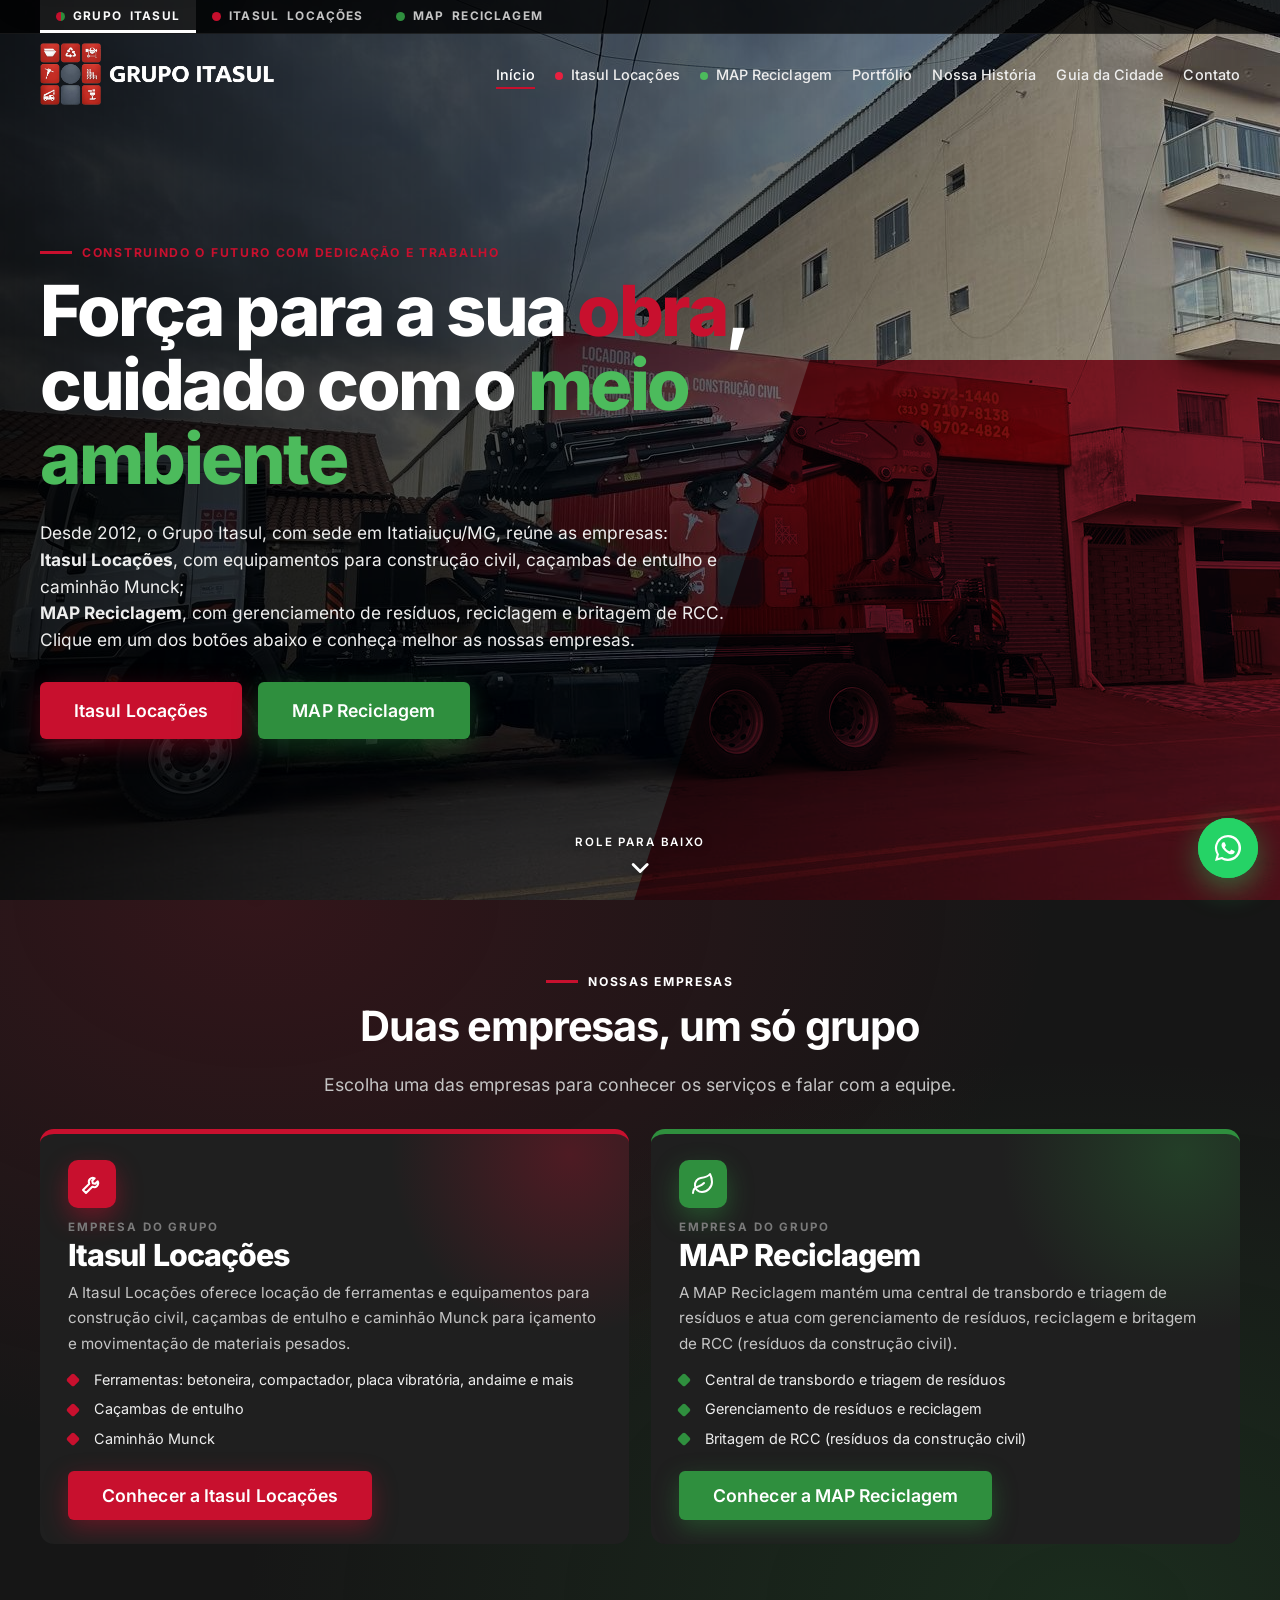
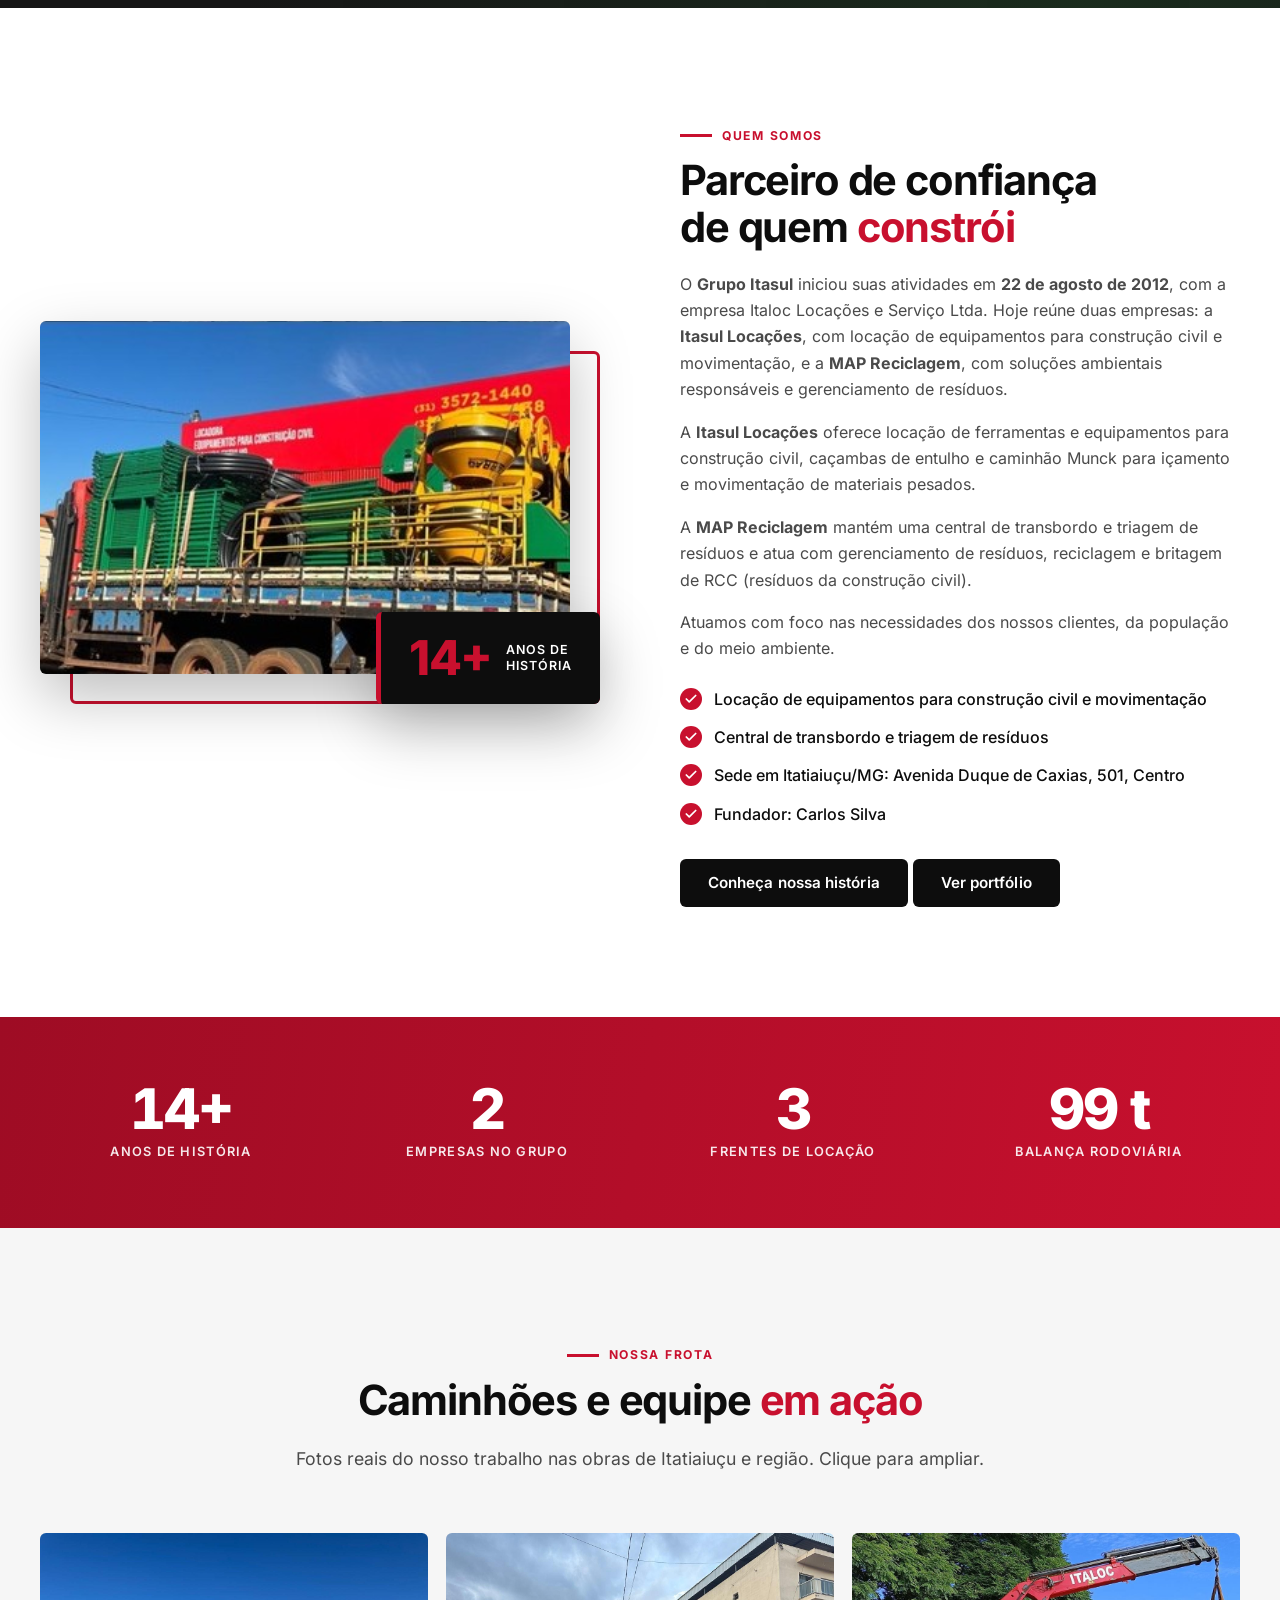
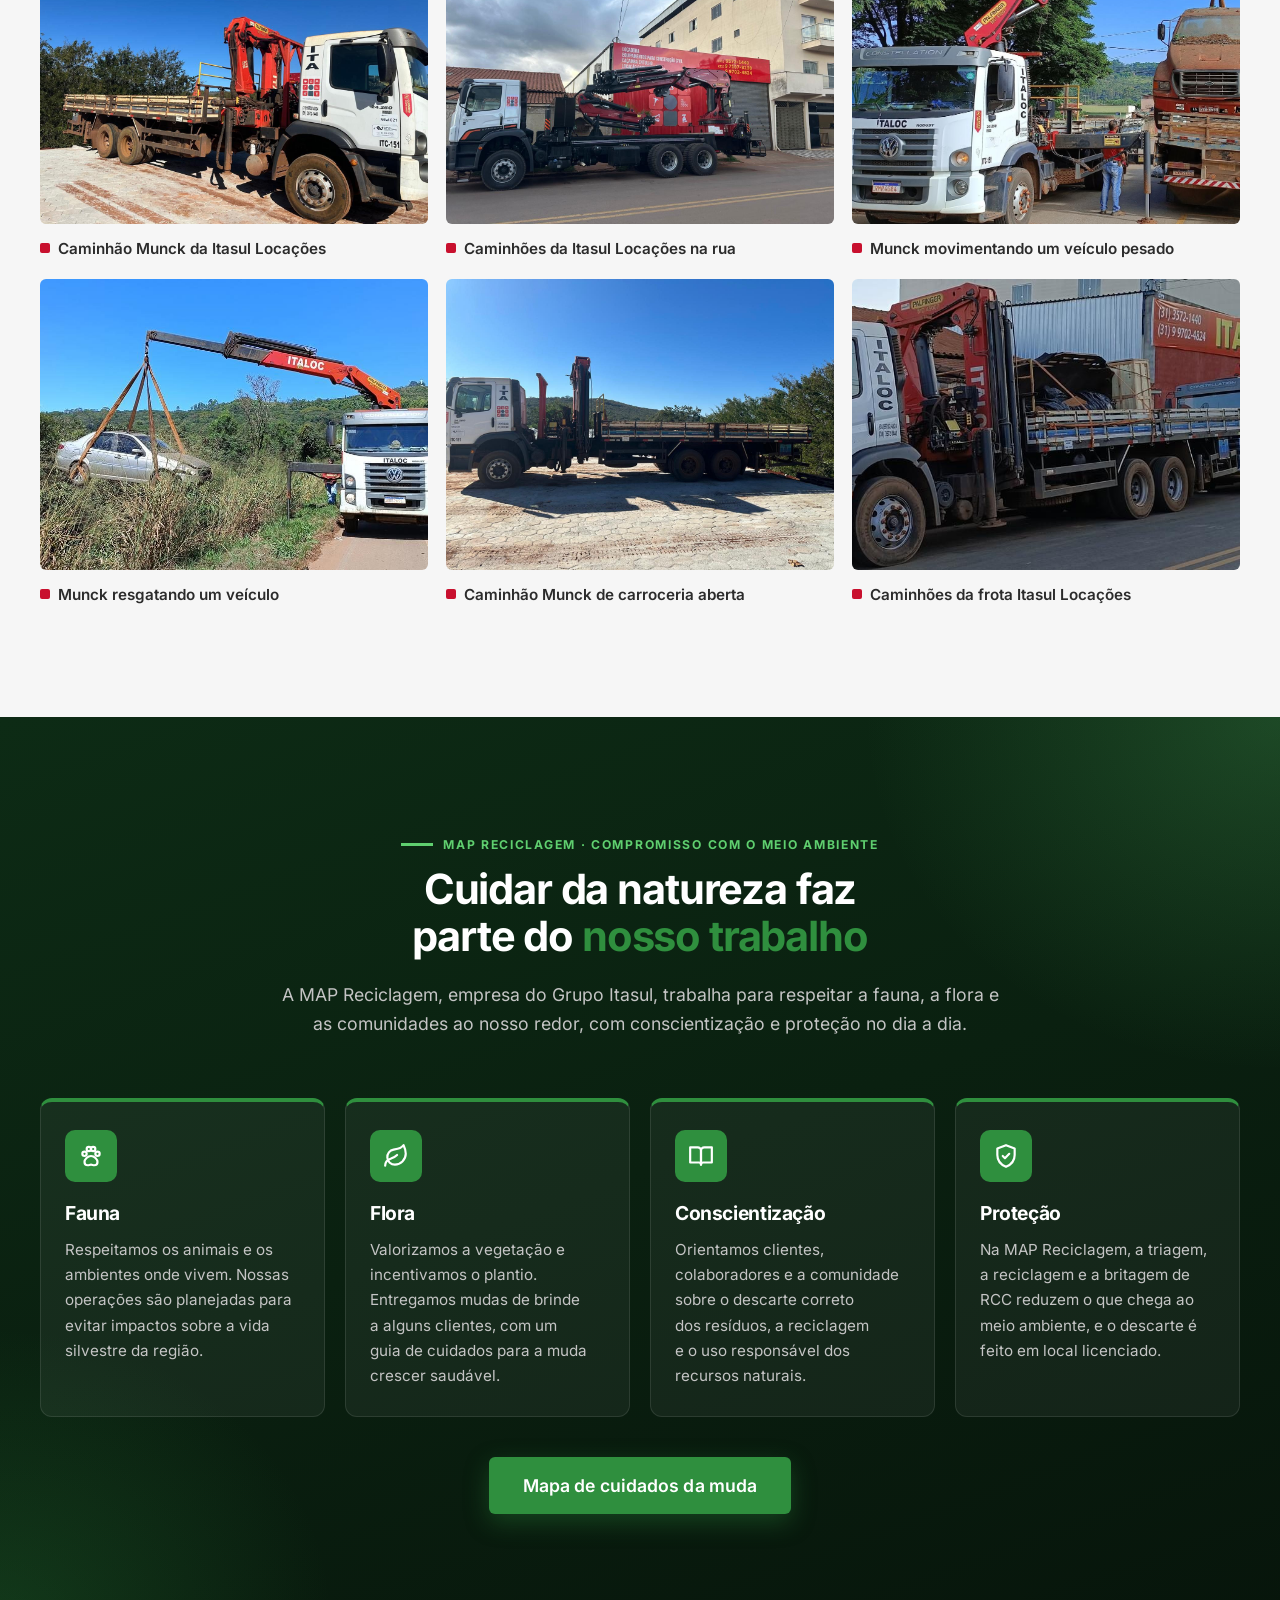
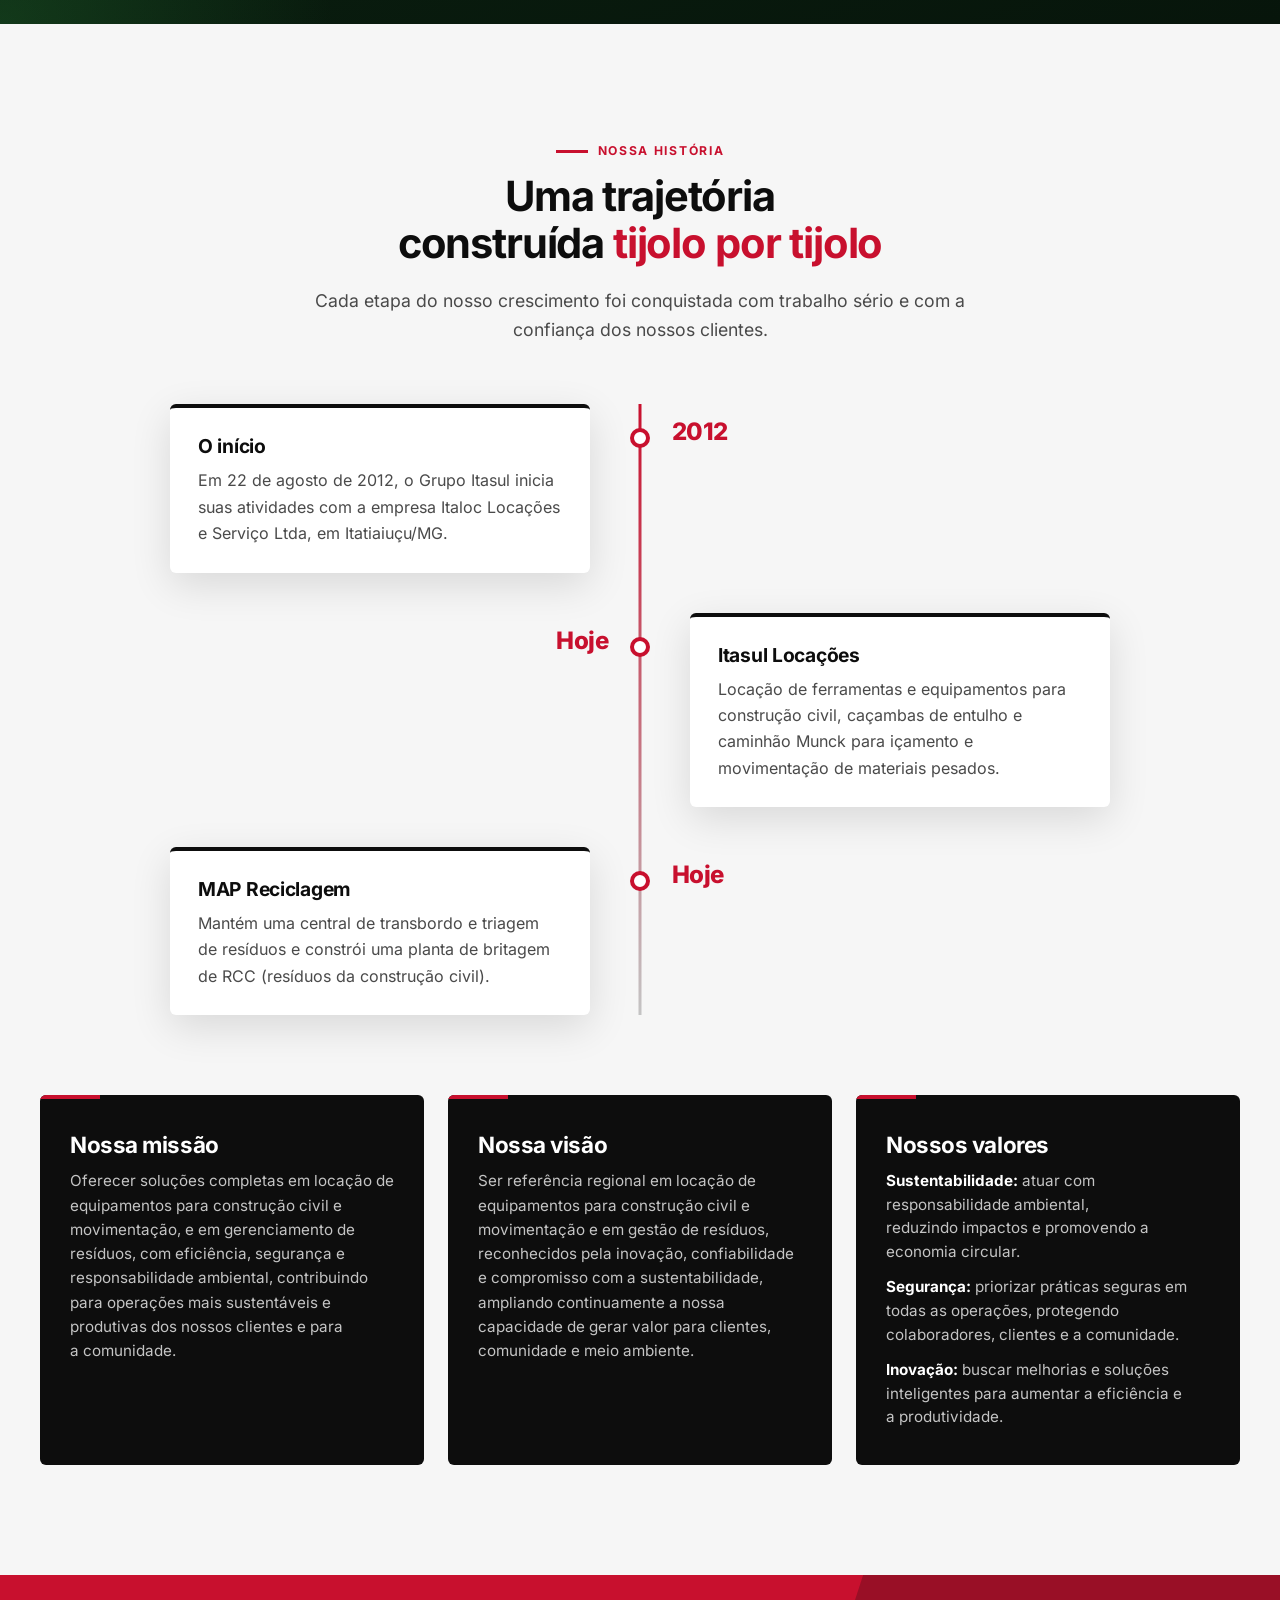
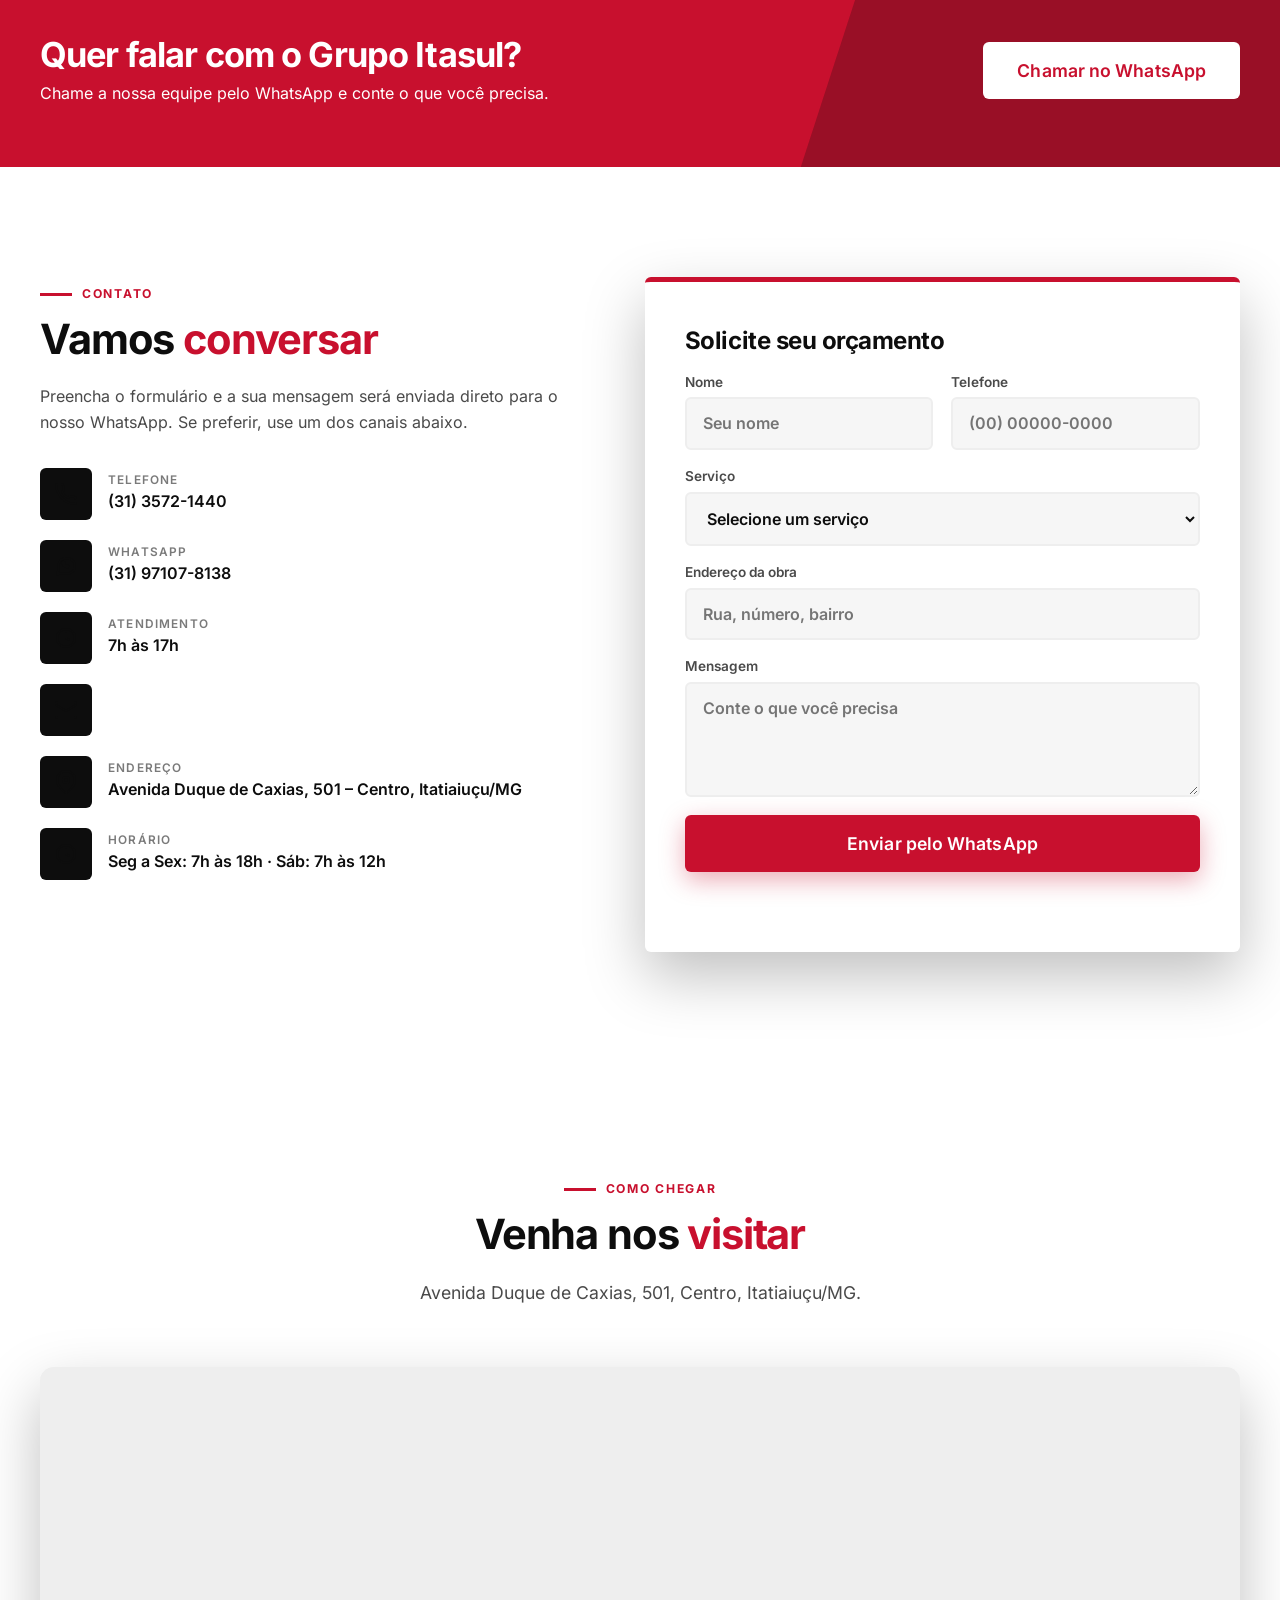
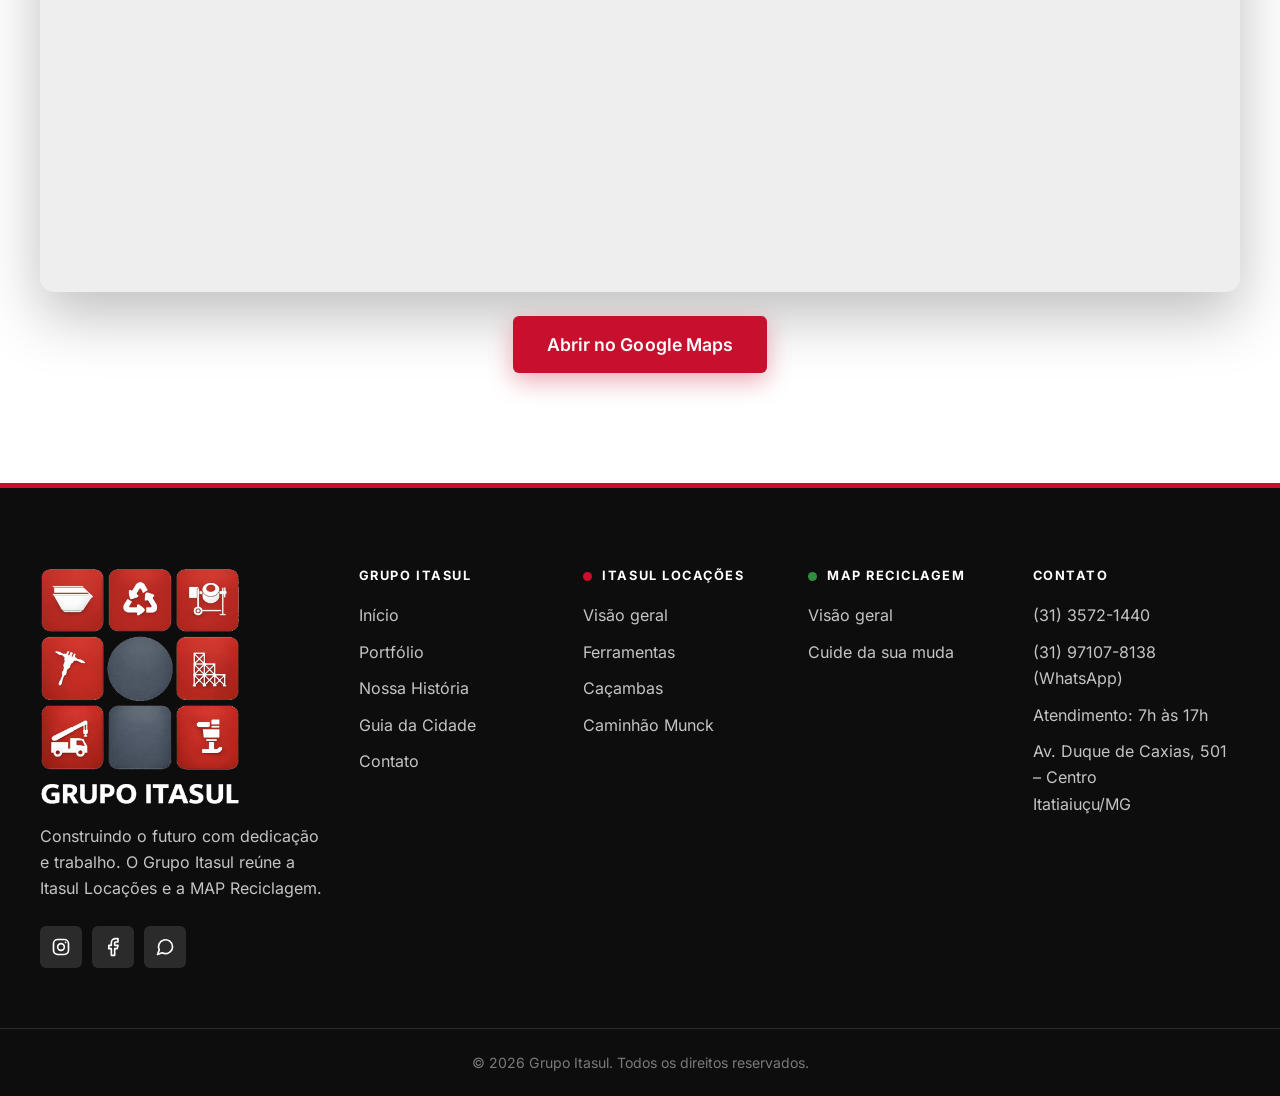
<file: index.html>
<!DOCTYPE html>
<html lang="pt-BR" class="no-js">
<head>
  <meta charset="UTF-8">
  <meta name="viewport" content="width=device-width, initial-scale=1.0">
  <title>Grupo Itasul | Itasul Locações e MAP Reciclagem</title>
  <meta name="description" content="Desde 2012 em Itatiaiuçu/MG: Itasul Locações (equipamentos para construção civil, caçambas de entulho e caminhão Munck) e MAP Reciclagem (gerenciamento de resíduos, reciclagem e britagem de RCC). Peça seu orçamento pelo WhatsApp.">
  <meta name="google-site-verification" content="dwpBDgVbvfKrH7vCrM1ei7YTCwuqpsT0yOJQPS00GjY" />
  <meta name="theme-color" content="#c8102e">

  <link rel="canonical" href="https://grupoitasul.com.br/">
  <meta property="og:type" content="website">
  <meta property="og:site_name" content="Grupo Itasul">
  <meta property="og:locale" content="pt_BR">
  <meta property="og:title" content="Grupo Itasul | Itasul Locações e MAP Reciclagem">
  <meta property="og:description" content="Desde 2012 em Itatiaiuçu/MG: Itasul Locações (equipamentos para construção civil, caçambas de entulho e caminhão Munck) e MAP Reciclagem (gerenciamento de resíduos, reciclagem e britagem de RCC). Peça seu orçamento pelo WhatsApp.">
  <meta property="og:url" content="https://grupoitasul.com.br/">
  <meta property="og:image" content="https://grupoitasul.com.br/assets/img/og-portfolio.jpg">
  <meta name="twitter:card" content="summary_large_image">
  <script type="application/ld+json">{"@context": "https://schema.org", "@type": "LocalBusiness", "name": "Grupo Itasul", "description": "Itasul Locações (equipamentos para construção civil, caçambas de entulho e caminhão Munck) e MAP Reciclagem (gerenciamento de resíduos, reciclagem e britagem de RCC).", "url": "https://grupoitasul.com.br/", "telephone": "+553135721440", "foundingDate": "2012-08-22", "image": "https://grupoitasul.com.br/assets/img/og-portfolio.jpg", "address": {"@type": "PostalAddress", "streetAddress": "Avenida Duque de Caxias, 501", "addressLocality": "Itatiaiuçu", "addressRegion": "MG", "addressCountry": "BR"}, "areaServed": "Itatiaiuçu e região"}</script>
  <link rel="icon" href="assets/img/favicon.png">
  <link rel="preload" href="assets/fonts/inter-latin-wght-normal.woff2" as="font" type="font/woff2" crossorigin>
  <link rel="stylesheet" href="assets/css/style.css">
</head>
<body>

  <!-- ============ CABEÇALHO / MENU ============ -->
  <header class="header" id="header">
    <a class="skip" href="#conteudo">Pular para o conteúdo</a>
    <div class="company-bar" aria-label="Empresas do grupo">
      <div class="container company-bar__inner">
        <a href="index.html" class="cb cb--grupo is-active" aria-current="true"><i class="dot dot--grupo"></i>Grupo<span class="cb__long"> Itasul</span></a>
        <a href="locacoes.html" class="cb cb--loc"><i class="dot dot--loc"></i><span class="cb__long">Itasul </span>Locações</a>
        <a href="map.html" class="cb cb--map"><i class="dot dot--map"></i>MAP<span class="cb__long"> Reciclagem</span></a>
      </div>
    </div>
    <div class="container header__inner">
      <a href="#inicio" class="brand" aria-label="Grupo Itasul - início">
        <img class="brand__logo" src="assets/img/logo-horizontal-branca.png" alt="Grupo Itasul"
             onload="this.parentNode.classList.add('has-logo')" onerror="this.remove()">
        <span class="brand__text"><span class="brand__mark">G</span><span>Grupo <strong>Itasul</strong></span></span>
      </a>

      <nav class="nav" id="nav" aria-label="Menu principal">
        <ul class="nav__list">
          <li><a href="#inicio" class="nav__link active">Início</a></li>
          <li><a href="locacoes.html" class="nav__link nav__link--loc">Itasul Locações</a></li>
          <li><a href="map.html" class="nav__link nav__link--map">MAP Reciclagem</a></li>
          <li><a href="portfolio.html" class="nav__link">Portfólio</a></li>
          <li><a href="#historia" class="nav__link">Nossa História</a></li>
          <li><a href="contatos.html" class="nav__link">Guia da Cidade</a></li>
          <li><a href="#contato" class="nav__link">Contato</a></li>
        </ul>
        <a href="#contato" class="btn btn--primary nav__cta">Solicitar orçamento</a>
      </nav>

      <button class="nav__toggle" id="navToggle" aria-label="Abrir menu" aria-expanded="false" aria-controls="nav">
        <span></span><span></span><span></span>
      </button>
    </div>
  </header>

  <main id="conteudo">

    <!-- ============ HERO ============ -->
    <section class="hero" id="inicio">
      <div class="hero__bg" data-img="assets/img/hero.jpg"></div>
      <div class="container hero__content">
        <span class="eyebrow reveal">Construindo o futuro com dedicação e trabalho</span>
        <h1 class="hero__title reveal">Força para a sua <span class="text-red">obra</span>,<br>cuidado com o <span class="text-green">meio ambiente</span></h1>
        <p class="hero__text reveal">Desde 2012, o Grupo Itasul, com sede em Itatiaiuçu/MG, reúne as empresas:<br>
          <strong>Itasul Locações</strong>, com equipamentos para construção civil, caçambas de entulho e caminhão Munck;<br>
          <strong>MAP Reciclagem</strong>, com gerenciamento de resíduos, reciclagem e britagem de RCC.<br>
          Clique em um dos botões abaixo e conheça melhor as nossas empresas.</p>
        <div class="hero__actions reveal">
          <a href="locacoes.html" class="btn btn--primary btn--lg">Itasul Locações</a>
          <a href="map.html" class="btn btn--green btn--lg">MAP Reciclagem</a>
        </div>
      </div>
    </section>

    <!-- ============ NOSSAS EMPRESAS (módulos) ============ -->
    <section class="section empresas" id="empresas">
      <div class="container">
        <div class="section__head reveal">
          <span class="eyebrow eyebrow--light">Nossas empresas</span>
          <h2 class="section__title section__title--light">Duas empresas, um só grupo</h2>
          <p class="section__lead">Escolha uma das empresas para conhecer os serviços e falar com a equipe.</p>
        </div>

        <div class="empresas__grid">
          <!-- Módulo 1: Itasul Locações (vermelho) -->
          <article class="empresa empresa--loc reveal">
            <div class="empresa__icon"><svg viewBox="0 0 24 24" aria-hidden="true"><path d="M14.7 6.3a4 4 0 0 0-5.4 5.4L3 18l3 3 6.3-6.3a4 4 0 0 0 5.4-5.4l-2.5 2.5-2.4-.6-.6-2.4 2.5-2.5z"/></svg></div>
            <span class="empresa__tag">Empresa do grupo</span>
            <h3>Itasul Locações</h3>
            <p>A Itasul Locações oferece locação de ferramentas e equipamentos para construção civil, caçambas de entulho e caminhão Munck para içamento e movimentação de materiais pesados.</p>
            <ul class="empresa__list">
              <li>Ferramentas: betoneira, compactador, placa vibratória, andaime e mais</li>
              <li>Caçambas de entulho</li>
              <li>Caminhão Munck</li>
            </ul>
            <a href="locacoes.html" class="btn btn--company btn--lg">Conhecer a Itasul Locações</a>
          </article>

          <!-- Módulo 2: MAP Reciclagem (verde) -->
          <article class="empresa empresa--map reveal">
            <div class="empresa__icon"><svg viewBox="0 0 24 24" aria-hidden="true"><path d="M11 20A7 7 0 0 1 9.8 6.1C15.5 5 17 4.5 19 2c1 2 2 4.2 2 8 0 5.5-4.8 10-10 10z"/><path d="M2 21c0-3 1.9-5.5 5-6.5C9 13.7 11 13 13 11"/></svg></div>
            <span class="empresa__tag">Empresa do grupo</span>
            <h3>MAP Reciclagem</h3>
            <p>A MAP Reciclagem mantém uma central de transbordo e triagem de resíduos e atua com gerenciamento de resíduos, reciclagem e britagem de RCC (resíduos da construção civil).</p>
            <ul class="empresa__list">
              <li>Central de transbordo e triagem de resíduos</li>
              <li>Gerenciamento de resíduos e reciclagem</li>
              <li>Britagem de RCC (resíduos da construção civil)</li>
            </ul>
            <a href="map.html" class="btn btn--company btn--lg">Conhecer a MAP Reciclagem</a>
          </article>
        </div>
      </div>
    </section>

    <!-- ============ QUEM SOMOS ============ -->
    <section class="section about" id="sobre">
      <div class="container about__grid">
        <div class="about__media reveal">
          <div class="img-slot about__img is-photo" data-img="assets/img/sobre.jpg" role="img" aria-label="Caminhão da Itasul Locações carregado com andaimes e betoneira"></div>
          <div class="about__badge">
            <strong data-count="14" data-suffix="+">0</strong>
            <span>anos de<br>história</span>
          </div>
        </div>
        <div class="about__text reveal">
          <span class="eyebrow">Quem somos</span>
          <h2 class="section__title">Parceiro de confiança de quem <span class="text-red">constrói</span></h2>
          <p>O <strong>Grupo Itasul</strong> iniciou suas atividades em <strong>22 de agosto de 2012</strong>, com a empresa Italoc Locações e Serviço Ltda. Hoje reúne duas empresas: a <strong>Itasul Locações</strong>, com locação de equipamentos para construção civil e movimentação, e a <strong>MAP Reciclagem</strong>, com soluções ambientais responsáveis e gerenciamento de resíduos.</p>
          <p>A <strong>Itasul Locações</strong> oferece locação de ferramentas e equipamentos para construção civil, caçambas de entulho e caminhão Munck para içamento e movimentação de materiais pesados.</p>
          <p>A <strong>MAP Reciclagem</strong> mantém uma central de transbordo e triagem de resíduos e atua com gerenciamento de resíduos, reciclagem e britagem de RCC (resíduos da construção civil).</p>
          <p>Atuamos com foco nas necessidades dos nossos clientes, da população e do meio ambiente.</p>
          <ul class="checklist">
            <li>Locação de equipamentos para construção civil e movimentação</li>
            <li>Central de transbordo e triagem de resíduos</li>
            <li>Sede em Itatiaiuçu/MG: Avenida Duque de Caxias, 501, Centro</li>
            <li>Fundador: Carlos Silva</li>
          </ul>
          <a href="#historia" class="btn btn--dark">Conheça nossa história</a>
          <a href="portfolio.html" class="btn btn--dark">Ver portfólio</a>
        </div>
      </div>
    </section>


    <!-- ============ NÚMEROS ============ -->
    <section class="stats">
      <div class="container stats__grid">
        <div class="stat"><strong data-count="14" data-suffix="+">0</strong><span>Anos de história</span></div>
        <div class="stat"><strong data-count="2">0</strong><span>Empresas no grupo</span></div>
        <div class="stat"><strong data-count="3">0</strong><span>Frentes de locação</span></div>
        <div class="stat"><strong data-count="100" data-suffix=" t">0</strong><span>Balança rodoviária</span></div>
      </div>
    </section>

    <!-- ============ NOSSA FROTA EM AÇÃO ============ -->
    <section class="section section--gray" id="frota">
      <div class="container">
        <div class="section__head reveal">
          <span class="eyebrow">Nossa frota</span>
          <h2 class="section__title">Caminhões e equipe <span class="text-red">em ação</span></h2>
          <p class="section__lead section__lead--dark">Fotos reais do nosso trabalho nas obras de Itatiaiuçu e região. Clique para ampliar.</p>
        </div>
        <div class="photo-grid">
          <figure class="photo reveal">
            <div class="img-slot photo__img" data-img="assets/img/frota-obra-1.jpg" data-zoom role="img" aria-label="Caminhão Munck da Itasul Locações"></div>
            <figcaption>Caminhão Munck da Itasul Locações</figcaption>
          </figure>
          <figure class="photo reveal">
            <div class="img-slot photo__img" data-img="assets/img/frota-obra-2.jpg" data-zoom role="img" aria-label="Caminhões da Itasul Locações na rua"></div>
            <figcaption>Caminhões da Itasul Locações na rua</figcaption>
          </figure>
          <figure class="photo reveal">
            <div class="img-slot photo__img" data-img="assets/img/frota-obra-3.jpg" data-zoom role="img" aria-label="Munck movimentando um veículo pesado"></div>
            <figcaption>Munck movimentando um veículo pesado</figcaption>
          </figure>
          <figure class="photo reveal">
            <div class="img-slot photo__img" data-img="assets/img/frota-obra-4.jpg" data-zoom role="img" aria-label="Munck resgatando um veículo"></div>
            <figcaption>Munck resgatando um veículo</figcaption>
          </figure>
          <figure class="photo reveal">
            <div class="img-slot photo__img" data-img="assets/img/frota-obra-5.jpg" data-zoom role="img" aria-label="Caminhão Munck de carroceria aberta"></div>
            <figcaption>Caminhão Munck de carroceria aberta</figcaption>
          </figure>
          <figure class="photo reveal">
            <div class="img-slot photo__img" data-img="assets/img/frota-obra-6.jpg" data-zoom role="img" aria-label="Caminhões da frota Itasul Locações"></div>
            <figcaption>Caminhões da frota Itasul Locações</figcaption>
          </figure>
        </div>
      </div>
    </section>

    <!-- ============ COMPROMISSO COM O MEIO AMBIENTE ============ -->
    <section class="section eco" id="meio-ambiente">
      <div class="container">
        <div class="section__head reveal">
          <span class="eyebrow eyebrow--green">MAP Reciclagem · Compromisso com o meio ambiente</span>
          <h2 class="section__title section__title--light">Cuidar da natureza faz parte do <span class="text-green">nosso trabalho</span></h2>
          <p class="section__lead">A MAP Reciclagem, empresa do Grupo Itasul, trabalha para respeitar a fauna, a flora e as comunidades ao nosso redor, com conscientização e proteção no dia a dia.</p>
        </div>
        <div class="eco__grid">
          <article class="eco__card reveal">
            <span class="eco__icon"><svg viewBox="0 0 24 24" aria-hidden="true"><circle cx="6" cy="10" r="2"/><circle cx="10" cy="5.5" r="2"/><circle cx="14" cy="5.5" r="2"/><circle cx="18" cy="10" r="2"/><path d="M12 12c-3 0-6 3-6 5.5 0 2 1.5 3 3 3 1 0 2-.5 3-.5s2 .5 3 .5c1.5 0 3-1 3-3C18 15 15 12 12 12z"/></svg></span>
            <h3>Fauna</h3>
            <p>Respeitamos os animais e os ambientes onde vivem. Nossas operações são planejadas para evitar impactos sobre a vida silvestre da região.</p>
          </article>
          <article class="eco__card reveal">
            <span class="eco__icon"><svg viewBox="0 0 24 24" aria-hidden="true"><path d="M11 20A7 7 0 0 1 9.8 6.1C15.5 5 17 4.5 19 2c1 2 2 4.2 2 8 0 5.5-4.8 10-10 10z"/><path d="M2 21c0-3 1.9-5.5 5-6.5C9 13.7 11 13 13 11"/></svg></span>
            <h3>Flora</h3>
            <p>Valorizamos a vegetação e incentivamos o plantio. Entregamos mudas de brinde a alguns clientes, com um guia de cuidados para a muda crescer saudável.</p>
          </article>
          <article class="eco__card reveal">
            <span class="eco__icon"><svg viewBox="0 0 24 24" aria-hidden="true"><path d="M2 4h7a3 3 0 0 1 3 3v13a2 2 0 0 0-2-2H2z"/><path d="M22 4h-7a3 3 0 0 0-3 3v13a2 2 0 0 1 2-2h8z"/></svg></span>
            <h3>Conscientização</h3>
            <p>Orientamos clientes, colaboradores e a comunidade sobre o descarte correto dos resíduos, a reciclagem e o uso responsável dos recursos naturais.</p>
          </article>
          <article class="eco__card reveal">
            <span class="eco__icon"><svg viewBox="0 0 24 24" aria-hidden="true"><path d="M12 2l8 3v6c0 5-3.5 9-8 11-4.5-2-8-6-8-11V5z"/><path d="m9 12 2 2 4-4"/></svg></span>
            <h3>Proteção</h3>
            <p>Na MAP Reciclagem, a triagem, a reciclagem e a britagem de RCC reduzem o que chega ao meio ambiente, e o descarte é feito em local licenciado.</p>
          </article>
        </div>
        <p class="eco__cta reveal"><a href="cuidados-mudas.html" class="btn btn--green btn--lg">Mapa de cuidados da muda</a></p>
      </div>
    </section>

    <!-- ============ NOSSA HISTÓRIA ============ -->
    <section class="section history" id="historia">
      <div class="container">
        <div class="section__head reveal">
          <span class="eyebrow">Nossa história</span>
          <h2 class="section__title">Uma trajetória construída <span class="text-red">tijolo por tijolo</span></h2>
          <p class="section__lead section__lead--dark">Cada etapa do nosso crescimento foi conquistada com trabalho sério e com a confiança dos nossos clientes.</p>
        </div>

        <!-- Para acrescentar marcos, copie um bloco <li class="timeline__item"> -->
        <ol class="timeline">
          <li class="timeline__item reveal">
            <span class="timeline__year">2012</span>
            <div class="timeline__card">
              <h3>O início</h3>
              <p>Em 22 de agosto de 2012, o Grupo Itasul inicia suas atividades com a empresa Italoc Locações e Serviço Ltda, em Itatiaiuçu/MG.</p>
            </div>
          </li>
          <li class="timeline__item reveal">
            <span class="timeline__year">Hoje</span>
            <div class="timeline__card">
              <h3>Itasul Locações</h3>
              <p>Locação de ferramentas e equipamentos para construção civil, caçambas de entulho e caminhão Munck para içamento e movimentação de materiais pesados.</p>
            </div>
          </li>
          <li class="timeline__item reveal">
            <span class="timeline__year">Hoje</span>
            <div class="timeline__card">
              <h3>MAP Reciclagem</h3>
              <p>Mantém uma central de transbordo e triagem de resíduos e constrói uma planta de britagem de RCC (resíduos da construção civil).</p>
            </div>
          </li>
        </ol>

        <div class="values">
          <div class="value reveal">
            <h3>Nossa missão</h3>
            <p>Oferecer soluções completas em locação de equipamentos para construção civil e movimentação, e em gerenciamento de resíduos, com eficiência, segurança e responsabilidade ambiental, contribuindo para operações mais sustentáveis e produtivas dos nossos clientes e para a comunidade.</p>
          </div>
          <div class="value reveal">
            <h3>Nossa visão</h3>
            <p>Ser referência regional em locação de equipamentos para construção civil e movimentação e em gestão de resíduos, reconhecidos pela inovação, confiabilidade e compromisso com a sustentabilidade, ampliando continuamente a nossa capacidade de gerar valor para clientes, comunidade e meio ambiente.</p>
          </div>
          <div class="value reveal">
            <h3>Nossos valores</h3>
            <ul class="value__list">
              <li><strong>Sustentabilidade:</strong> atuar com responsabilidade ambiental, reduzindo impactos e promovendo a economia circular.</li>
              <li><strong>Segurança:</strong> priorizar práticas seguras em todas as operações, protegendo colaboradores, clientes e a comunidade.</li>
              <li><strong>Inovação:</strong> buscar melhorias e soluções inteligentes para aumentar a eficiência e a produtividade.</li>
            </ul>
          </div>
        </div>
      </div>
    </section>


    <!-- ============ CHAMADA ============ -->
    <section class="cta">
      <div class="container cta__inner">
        <div>
          <h2>Quer falar com o Grupo Itasul?</h2>
          <p>Chame a nossa equipe pelo WhatsApp e conte o que você precisa.</p>
        </div>
        <a href="https://wa.me/5500000000000" target="_blank" rel="noopener" class="btn btn--white btn--lg js-whatsapp">Chamar no WhatsApp</a>
      </div>
    </section>

    <!-- ============ CONTATO ============ -->
    <section class="section contact" id="contato">
      <div class="container contact__grid">
        <div class="contact__info reveal">
          <span class="eyebrow">Contato</span>
          <h2 class="section__title">Vamos <span class="text-red">conversar</span></h2>
          <p>Preencha o formulário e a sua mensagem será enviada direto para o nosso WhatsApp. Se preferir, use um dos canais abaixo.</p>

          <!-- Troque os dados abaixo pelos dados reais da empresa -->
          <ul class="contact__list">
            <li>
              <span class="contact__icon"><svg viewBox="0 0 24 24" aria-hidden="true"><path d="M22 16.9v3a2 2 0 0 1-2.2 2 19.8 19.8 0 0 1-8.6-3.1 19.5 19.5 0 0 1-6-6A19.8 19.8 0 0 1 2.1 4.2 2 2 0 0 1 4.1 2h3a2 2 0 0 1 2 1.7c.1 1 .4 1.9.7 2.8a2 2 0 0 1-.5 2.1L8 9.9a16 16 0 0 0 6 6l1.3-1.3a2 2 0 0 1 2.1-.4c.9.3 1.8.6 2.8.7a2 2 0 0 1 1.7 2z"/></svg></span>
              <div><small>Telefone</small><a href="tel:+553135721440" data-contact="phone">(31) 3572-1440</a></div>
            </li>
            <li>
              <span class="contact__icon"><svg viewBox="0 0 24 24" aria-hidden="true"><path d="M21 11.5a8.4 8.4 0 0 1-12.4 7.4L3 20.5l1.7-5.4A8.4 8.4 0 1 1 21 11.5z"/><path d="M8.5 8.5c.3 2.6 2.4 4.7 5 5l1-1.3-1.8-.9-.8.7a4 4 0 0 1-1.9-1.9l.7-.8-.9-1.8z"/></svg></span>
              <div><small>WhatsApp</small><a href="#" data-contact="whatsapp">(31) 97107-8138</a></div>
            </li>
            <li>
              <span class="contact__icon"><svg viewBox="0 0 24 24" aria-hidden="true"><circle cx="12" cy="12" r="9"/><path d="M12 7v5l3 2"/></svg></span>
              <div><small>Atendimento</small><span data-contact="hours">7h às 17h</span></div>
            </li>
            <li>
              <span class="contact__icon"><svg viewBox="0 0 24 24" aria-hidden="true"><rect x="2" y="4" width="20" height="16" rx="2"/><path d="m22 7-10 6L2 7"/></svg></span>
              <div><small>E-mail</small><a data-contact="email" href="mailto:contato@grupoitasul.com.br">contato@grupoitasul.com.br</a></div>
            </li>
            <li>
              <span class="contact__icon"><svg viewBox="0 0 24 24" aria-hidden="true"><path d="M21 10c0 7-9 13-9 13S3 17 3 10a9 9 0 0 1 18 0z"/><circle cx="12" cy="10" r="3"/></svg></span>
              <div><small>Endereço</small><span>Avenida Duque de Caxias, 501 – Centro, Itatiaiuçu/MG</span></div>
            </li>
            <li>
              <span class="contact__icon"><svg viewBox="0 0 24 24" aria-hidden="true"><circle cx="12" cy="12" r="9"/><path d="M12 7v5l3 2"/></svg></span>
              <div><small>Horário</small><span>Seg a Sex: 7h às 18h · Sáb: 7h às 12h</span></div>
            </li>
          </ul>
        </div>

        <form class="form reveal" id="contactForm" novalidate>
          <h3>Solicite seu orçamento</h3>
          <div class="form__row">
            <label>Nome<input type="text" name="nome" required placeholder="Seu nome"></label>
            <label>Telefone<input type="tel" name="telefone" required placeholder="(00) 00000-0000"></label>
          </div>
          <label>Serviço
            <select name="servico" id="serviceSelect" required>
              <option value="">Selecione um serviço</option>
              <option>Locação de equipamentos</option>
              <option>Caçambas de entulho</option>
              <option>Caminhão Munck</option>
                            <option>Outro</option>
            </select>
          </label>
          <label>Endereço da obra<input type="text" name="endereco" placeholder="Rua, número, bairro"></label>
          <label>Mensagem<textarea name="mensagem" rows="4" placeholder="Conte o que você precisa"></textarea></label>
          <button type="submit" class="btn btn--primary btn--lg btn--block">Enviar pelo WhatsApp</button>
          <p class="form__feedback" id="formFeedback" role="status"></p>
        </form>
      </div>
    </section>

    <!-- ============ COMO CHEGAR ============ -->
    <section class="section" id="como-chegar">
      <div class="container">
        <div class="section__head reveal">
          <span class="eyebrow">Como chegar</span>
          <h2 class="section__title">Venha nos <span class="text-red">visitar</span></h2>
          <p class="section__lead section__lead--dark">Avenida Duque de Caxias, 501, Centro, Itatiaiuçu/MG.</p>
        </div>
        <div class="map-embed reveal">
          <iframe title="Mapa: Grupo Itasul, Avenida Duque de Caxias, 501, Itatiaiuçu/MG" loading="lazy" referrerpolicy="no-referrer-when-downgrade" src="https://www.google.com/maps?q=Avenida+Duque+de+Caxias,+501,+Centro,+Itatiaiu%C3%A7u,+MG&amp;output=embed"></iframe>
        </div>
        <p class="map-embed__cta reveal"><a class="btn btn--primary btn--lg" target="_blank" rel="noopener" href="https://www.google.com/maps/search/?api=1&amp;query=Avenida+Duque+de+Caxias,+501,+Centro,+Itatiaiu%C3%A7u,+MG">Abrir no Google Maps</a></p>
      </div>
    </section>


  </main>

  <!-- ============ RODAPÉ ============ -->
  <footer class="footer">
    <div class="container footer__grid">
      <div class="footer__brand">
        <a href="index.html" class="brand brand--footer" aria-label="Grupo Itasul">
          <img class="brand__logo" src="assets/img/logo-branca.png" alt="Grupo Itasul"
               onload="this.parentNode.classList.add('has-logo')" onerror="this.remove()">
          <span class="brand__text"><span class="brand__mark">G</span><span>Grupo <strong>Itasul</strong></span></span>
        </a>
        <p>Construindo o futuro com dedicação e trabalho. O Grupo Itasul reúne a Itasul Locações e a MAP Reciclagem.</p>
        <div class="social">
          <a href="#" aria-label="Instagram"><svg viewBox="0 0 24 24" aria-hidden="true"><rect x="3" y="3" width="18" height="18" rx="5"/><circle cx="12" cy="12" r="4"/><path d="M17.5 6.5h.01"/></svg></a>
          <a href="#" aria-label="Facebook"><svg viewBox="0 0 24 24" aria-hidden="true"><path d="M18 2h-3a5 5 0 0 0-5 5v3H7v4h3v8h4v-8h3l1-4h-4V7a1 1 0 0 1 1-1h3z"/></svg></a>
          <a href="https://wa.me/5500000000000" class="js-whatsapp" target="_blank" rel="noopener" aria-label="WhatsApp"><svg viewBox="0 0 24 24" aria-hidden="true"><path d="M21 11.5a8.4 8.4 0 0 1-12.4 7.4L3 21l2.1-5.5A8.4 8.4 0 1 1 21 11.5z"/></svg></a>
        </div>
      </div>
      <div>
        <h4>Grupo Itasul</h4>
        <ul>
          <li><a href="index.html">Início</a></li>
          <li><a href="portfolio.html">Portfólio</a></li>
          <li><a href="index.html#historia">Nossa História</a></li>
          <li><a href="contatos.html">Guia da Cidade</a></li>
          <li><a href="index.html#contato">Contato</a></li>
        </ul>
      </div>
      <div>
        <h4><i class="dot dot--loc"></i>Itasul Locações</h4>
        <ul>
          <li><a href="locacoes.html">Visão geral</a></li>
          <li><a href="ferramentas.html">Ferramentas</a></li>
          <li><a href="cacambas.html">Caçambas</a></li>
          <li><a href="munck.html">Caminhão Munck</a></li>
        </ul>
      </div>
      <div>
        <h4><i class="dot dot--map"></i>MAP Reciclagem</h4>
        <ul>
          <li><a href="map.html">Visão geral</a></li>
          <li><a href="mudas.html">Cuide da sua muda</a></li>
        </ul>
      </div>
      <div>
        <h4>Contato</h4>
        <ul>
          <li><a href="tel:+553135721440" data-contact="phone">(31) 3572-1440</a></li>
          <li><a href="#" data-contact="whatsapp">(31) 97107-8138</a> (WhatsApp)</li>
          <li>Atendimento: <span data-contact="hours">7h às 17h</span></li>
          <li><a href="mailto:contato@grupoitasul.com.br" data-contact="email">contato@grupoitasul.com.br</a></li>
          <li>Av. Duque de Caxias, 501 – Centro<br>Itatiaiuçu/MG</li>
        </ul>
      </div>
    </div>
    <div class="footer__bottom">
      <div class="container">© <span id="year"></span> Grupo Itasul. Todos os direitos reservados.</div>
    </div>
  </footer>

  <!-- Botão flutuante do WhatsApp -->
  <a href="https://wa.me/5500000000000" class="whatsapp-float js-whatsapp" target="_blank" rel="noopener" aria-label="Falar no WhatsApp">
    <svg viewBox="0 0 32 32" aria-hidden="true"><path fill="currentColor" d="M16 3a13 13 0 0 0-11.2 19.6L3 29l6.6-1.7A13 13 0 1 0 16 3zm0 23.7c-2 0-4-.5-5.7-1.6l-.4-.2-3.9 1 1-3.8-.3-.4A10.7 10.7 0 1 1 16 26.7zm5.9-8c-.3-.2-1.9-.9-2.2-1-.3-.1-.5-.2-.7.2l-1 1.2c-.2.2-.4.2-.7.1a8.8 8.8 0 0 1-4.4-3.8c-.3-.6.3-.5.9-1.7.1-.2 0-.4 0-.6l-1-2.4c-.3-.6-.5-.5-.7-.5h-.6a1.2 1.2 0 0 0-.9.4 3.6 3.6 0 0 0-1.1 2.7 6.3 6.3 0 0 0 1.3 3.3 14.4 14.4 0 0 0 5.5 4.9c2 .9 2.8.9 3.9.8.6-.1 1.9-.8 2.2-1.5.3-.8.3-1.4.2-1.5l-.5-.2z"/></svg>
  </a>

  <!-- Lightbox da galeria -->
  <div class="lightbox" id="lightbox" hidden>
    <button class="lightbox__close" aria-label="Fechar">×</button>
    <img alt="Foto ampliada">
  </div>

  <script src="assets/js/main.js"></script>
</body>
</html>
</file>
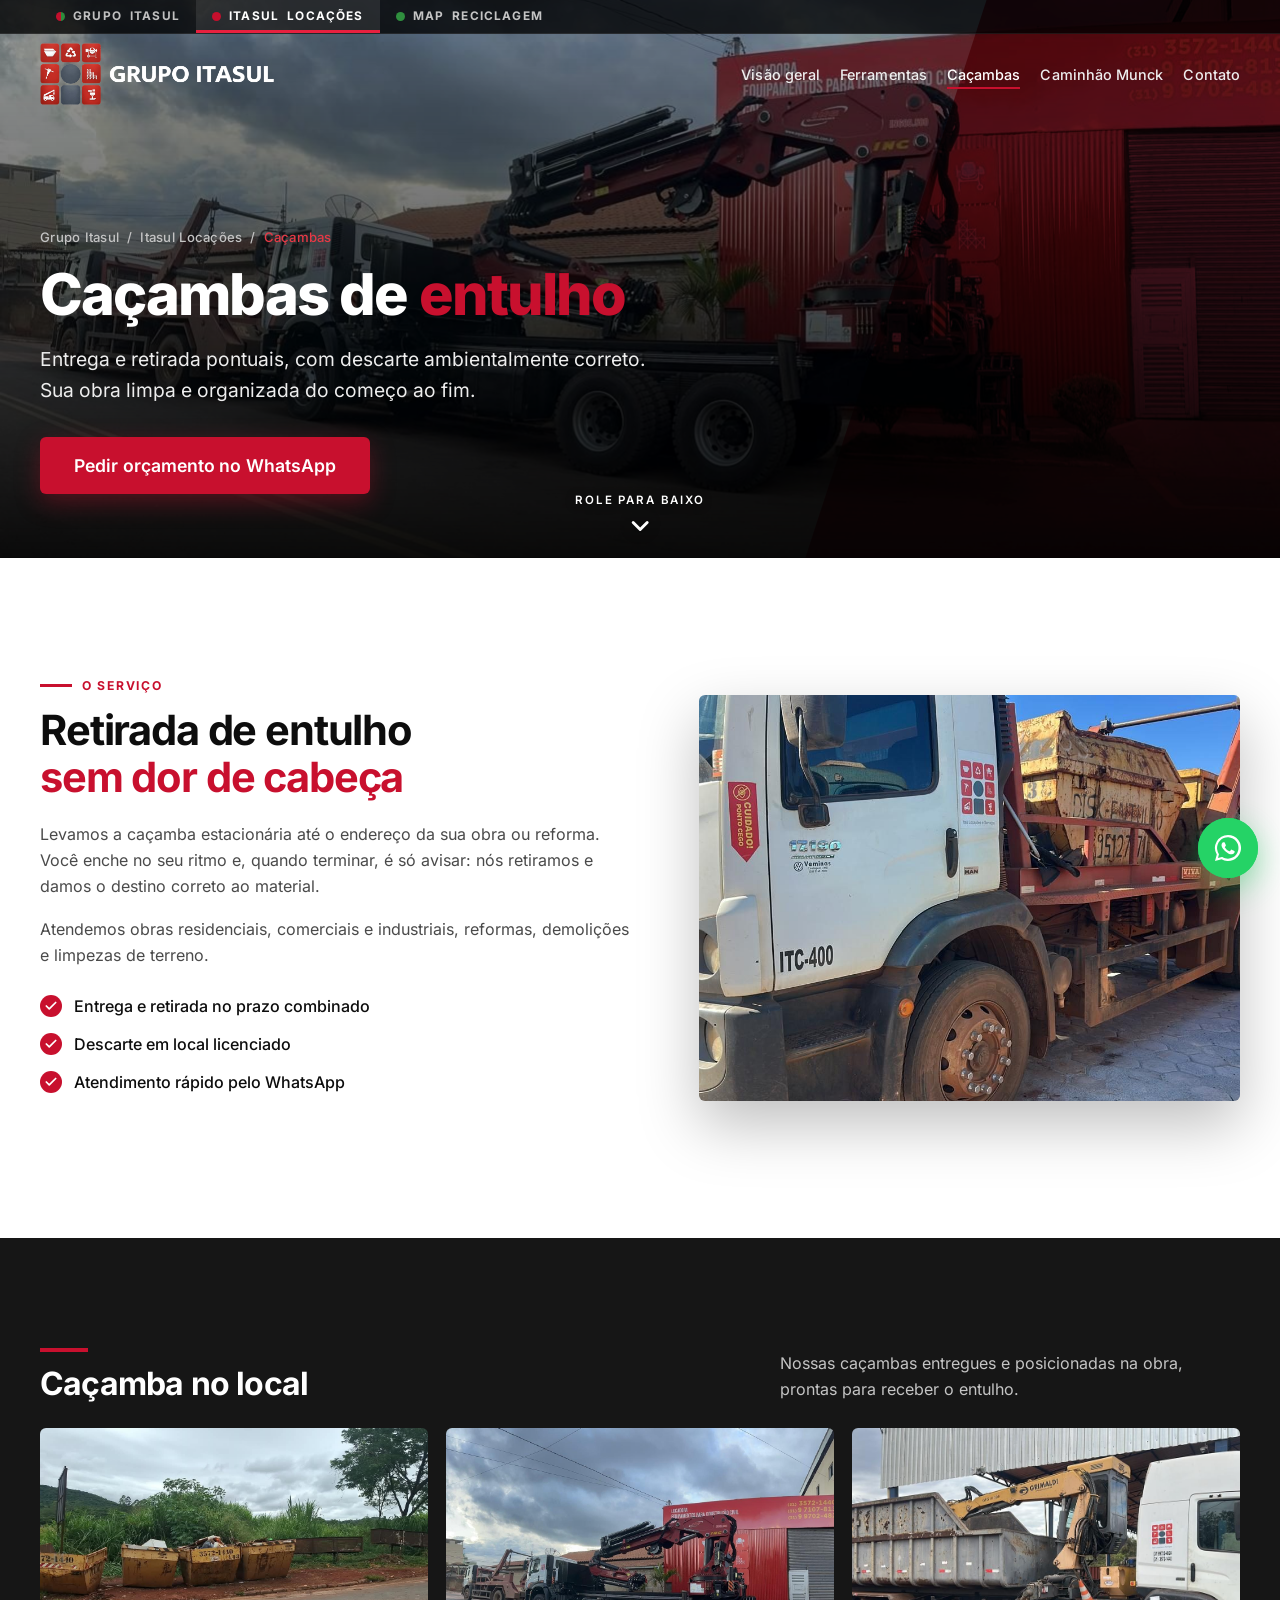
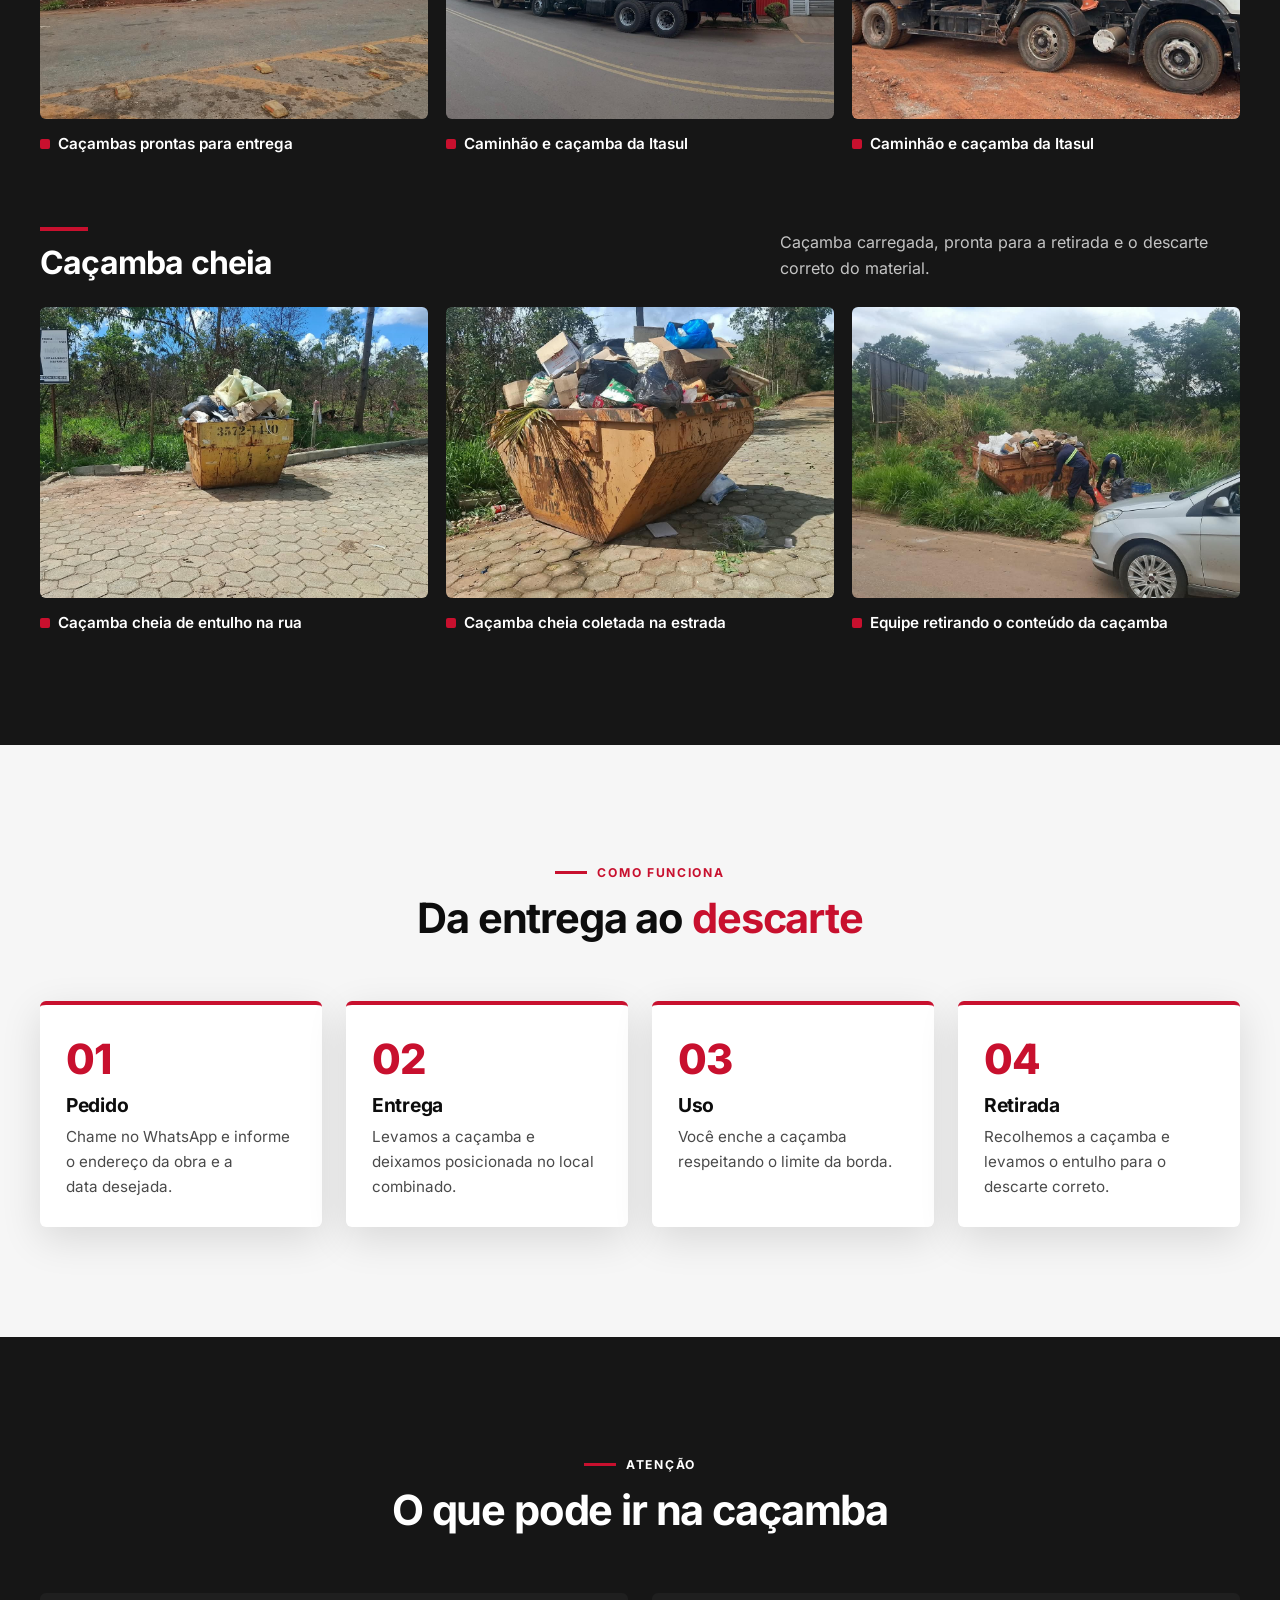
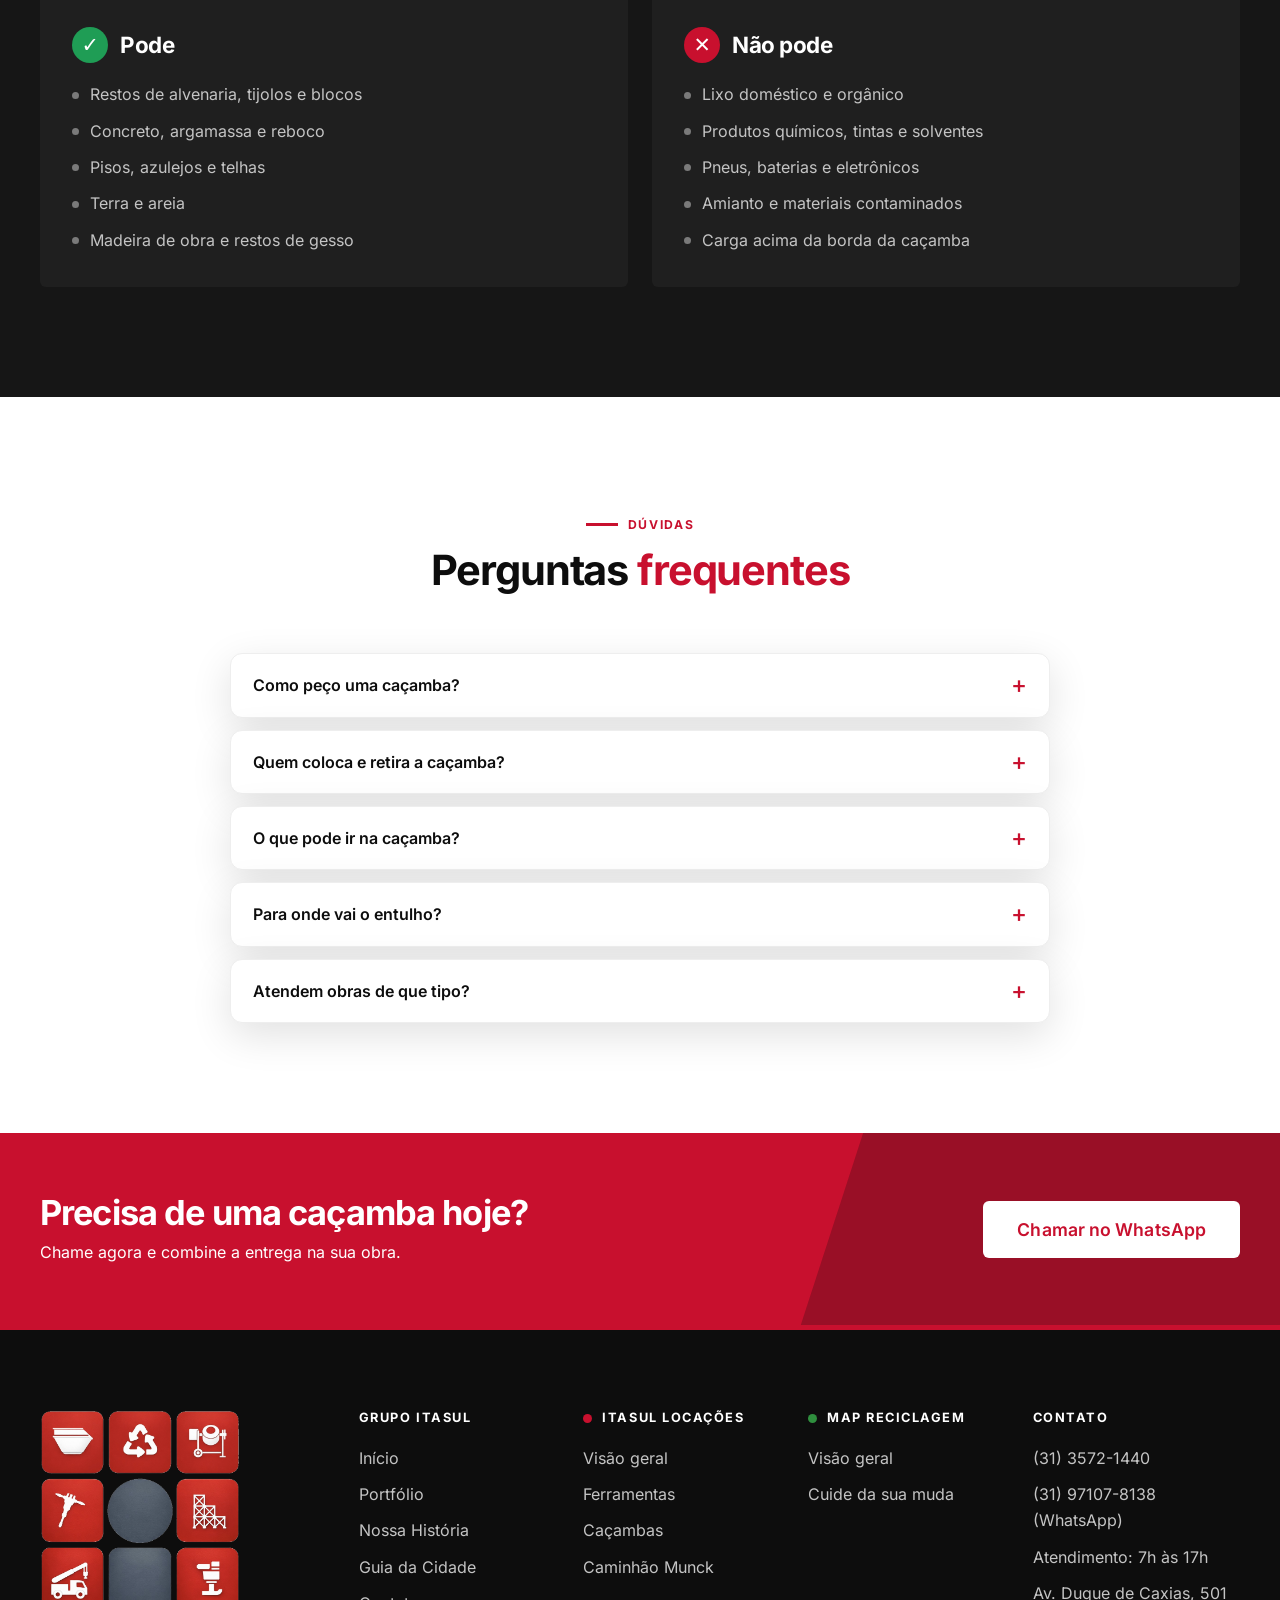
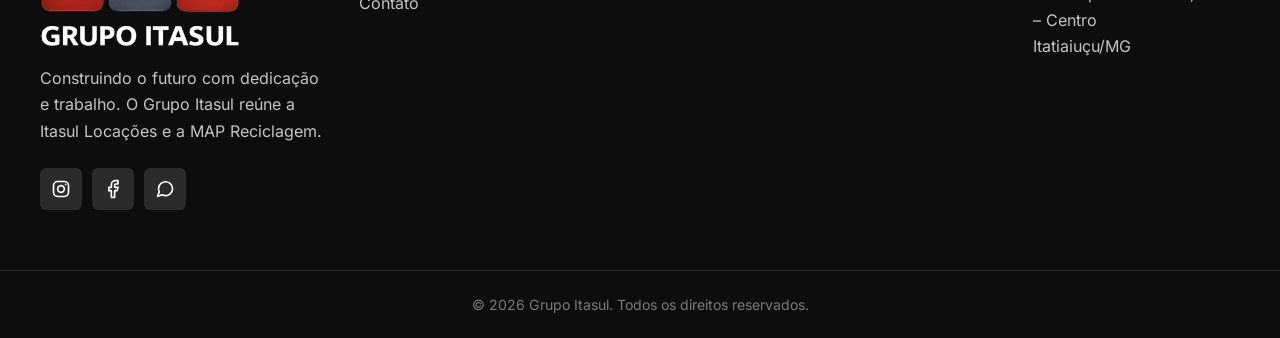
<file: cacambas.html>
<!DOCTYPE html>
<html lang="pt-BR" class="no-js">
<head>
  <meta charset="UTF-8">
  <meta name="viewport" content="width=device-width, initial-scale=1.0">
  <title>Caçambas de entulho | Grupo Itasul</title>
  <meta name="description" content="Locação de caçambas de entulho com entrega e retirada pontuais e descarte correto. Grupo Itasul.">
  <meta name="theme-color" content="#c8102e">

  <link rel="canonical" href="https://grupoitasul.com.br/cacambas.html">
  <meta property="og:type" content="website">
  <meta property="og:site_name" content="Grupo Itasul">
  <meta property="og:locale" content="pt_BR">
  <meta property="og:title" content="Caçambas de entulho | Grupo Itasul">
  <meta property="og:description" content="Locação de caçambas de entulho com entrega e retirada pontuais e descarte correto. Grupo Itasul.">
  <meta property="og:url" content="https://grupoitasul.com.br/cacambas.html">
  <meta property="og:image" content="https://grupoitasul.com.br/assets/img/og-portfolio.jpg">
  <meta name="twitter:card" content="summary_large_image">
  <link rel="icon" href="assets/img/favicon.png">
  <link rel="preload" href="assets/fonts/inter-latin-wght-normal.woff2" as="font" type="font/woff2" crossorigin>
  <link rel="stylesheet" href="assets/css/style.css">
  <script type="application/ld+json">{"@context": "https://schema.org", "@type": "FAQPage", "mainEntity": [{"@type": "Question", "name": "Como peço uma caçamba?", "acceptedAnswer": {"@type": "Answer", "text": "Chame a nossa equipe pelo WhatsApp, informe o endereço da obra e a data desejada, e combinamos a entrega no prazo."}}, {"@type": "Question", "name": "Quem coloca e retira a caçamba?", "acceptedAnswer": {"@type": "Answer", "text": "Nós. Levamos a caçamba até o endereço da sua obra e, quando terminar, é só avisar que recolhemos."}}, {"@type": "Question", "name": "O que pode ir na caçamba?", "acceptedAnswer": {"@type": "Answer", "text": "Restos de alvenaria, tijolos e blocos, concreto, argamassa e reboco, pisos, azulejos e telhas, terra e areia, madeira de obra e restos de gesso. Veja a lista completa de “Pode” e “Não pode” nesta página."}}, {"@type": "Question", "name": "Para onde vai o entulho?", "acceptedAnswer": {"@type": "Answer", "text": "O descarte é feito em local licenciado, para que o material tenha o destino ambientalmente correto."}}, {"@type": "Question", "name": "Atendem obras de que tipo?", "acceptedAnswer": {"@type": "Answer", "text": "Obras residenciais, comerciais e industriais, reformas, demolições e limpezas de terreno."}}]}</script>
</head>
<body class="theme-loc">

  <!-- ============ CABEÇALHO / MENU ============ -->
  <header class="header" id="header">
    <a class="skip" href="#conteudo">Pular para o conteúdo</a>
    <div class="company-bar" aria-label="Empresas do grupo">
      <div class="container company-bar__inner">
        <a href="index.html" class="cb cb--grupo"><i class="dot dot--grupo"></i>Grupo<span class="cb__long"> Itasul</span></a>
        <a href="locacoes.html" class="cb cb--loc is-active" aria-current="true"><i class="dot dot--loc"></i><span class="cb__long">Itasul </span>Locações</a>
        <a href="map.html" class="cb cb--map"><i class="dot dot--map"></i>MAP<span class="cb__long"> Reciclagem</span></a>
      </div>
    </div>
    <div class="container header__inner">
      <a href="index.html" class="brand" aria-label="Grupo Itasul - início">
        <img class="brand__logo" src="assets/img/logo-horizontal-branca.png" alt="Grupo Itasul"
             onload="this.parentNode.classList.add('has-logo')" onerror="this.remove()">
        <span class="brand__text"><span class="brand__mark">G</span><span>Grupo <strong>Itasul</strong></span></span>
      </a>

      <nav class="nav" id="nav" aria-label="Menu principal">
        <ul class="nav__list">
          <li><a href="locacoes.html" class="nav__link">Visão geral</a></li>
          <li><a href="ferramentas.html" class="nav__link">Ferramentas</a></li>
          <li><a href="cacambas.html" class="nav__link active" aria-current="page">Caçambas</a></li>
          <li><a href="munck.html" class="nav__link">Caminhão Munck</a></li>
          <li><a href="locacoes.html#contato" class="nav__link">Contato</a></li>
        </ul>
        <a href="#" data-wa="Gostaria de um orçamento de locação." class="btn btn--primary nav__cta">Pedir orçamento</a>
      </nav>

      <button class="nav__toggle" id="navToggle" aria-label="Abrir menu" aria-expanded="false" aria-controls="nav">
        <span></span><span></span><span></span>
      </button>
    </div>
  </header>

  <main id="conteudo">

    <!-- ============ TOPO DA PÁGINA ============ -->
    <section class="page-hero">
      <div class="hero__bg" data-img="assets/img/cacambas-topo.jpg"></div>
      <div class="container page-hero__content">
        <nav class="breadcrumb" aria-label="Você está em"><a href="index.html">Grupo Itasul</a>/<a href="locacoes.html">Itasul Locações</a>/<span>Caçambas</span></nav>
        <h1 class="reveal">Caçambas de <span class="text-red">entulho</span></h1>
        <p class="reveal">Entrega e retirada pontuais, com descarte ambientalmente correto. Sua obra limpa e organizada do começo ao fim.</p>
        <a href="#" data-wa="Gostaria de alugar uma caçamba de entulho." class="btn btn--primary btn--lg reveal">Pedir orçamento no WhatsApp</a>
      </div>
    </section>

    <!-- ============ SOBRE O SERVIÇO ============ -->
    <section class="section">
      <div class="container split">
        <div class="reveal">
          <span class="eyebrow">O serviço</span>
          <h2 class="section__title">Retirada de entulho <span class="text-red">sem dor de cabeça</span></h2>
          <p>Levamos a caçamba estacionária até o endereço da sua obra ou reforma. Você enche no seu ritmo e, quando terminar, é só avisar: nós retiramos e damos o destino correto ao material.</p>
          <p>Atendemos obras residenciais, comerciais e industriais, reformas, demolições e limpezas de terreno.</p>
          <ul class="checklist">
            <li>Entrega e retirada no prazo combinado</li>
            <li>Descarte em local licenciado</li>
            <li>Atendimento rápido pelo WhatsApp</li>
          </ul>
        </div>
        <div class="img-slot split__img reveal" data-img="assets/img/cacamba-servico.jpg" data-zoom role="img" aria-label="Caçamba do Grupo Itasul"></div>
      </div>
    </section>

    <!-- ============ FOTOS ============ -->
    <!-- Fotos: assets/img/cacamba-chao-1.jpg ... -3.jpg e assets/img/cacamba-cheia-1.jpg ... -3.jpg -->
    <section class="section section--dark" id="fotos">
      <div class="container">
        <div class="photo-block">
          <div class="photo-block__head reveal">
            <h3>Caçamba no local</h3>
            <p>Nossas caçambas entregues e posicionadas na obra, prontas para receber o entulho.</p>
          </div>
        <div class="photo-grid">
          <figure class="photo reveal">
            <div class="img-slot photo__img" data-img="assets/img/cacamba-chao-1.jpg" data-zoom role="img" aria-label="Caçambas da Itasul alinhadas, prontas para entrega"></div>
            <figcaption>Caçambas prontas para entrega</figcaption>
          </figure>
          <figure class="photo reveal">
            <div class="img-slot photo__img" data-img="assets/img/cacamba-chao-2.jpg" data-zoom role="img" aria-label="Caminhão e caçamba da Itasul"></div>
            <figcaption>Caminhão e caçamba da Itasul</figcaption>
          </figure>
          <figure class="photo reveal">
            <div class="img-slot photo__img" data-img="assets/img/cacamba-chao-3.jpg" data-zoom role="img" aria-label="Caminhão e caçamba da Itasul"></div>
            <figcaption>Caminhão e caçamba da Itasul</figcaption>
          </figure>
        </div>
        </div>
        <div class="photo-block">
          <div class="photo-block__head reveal">
            <h3>Caçamba cheia</h3>
            <p>Caçamba carregada, pronta para a retirada e o descarte correto do material.</p>
          </div>
        <div class="photo-grid">
          <figure class="photo reveal">
            <div class="img-slot photo__img" data-img="assets/img/cacamba-cheia-1.jpg" data-zoom role="img" aria-label="Caçamba cheia de entulho na rua"></div>
            <figcaption>Caçamba cheia de entulho na rua</figcaption>
          </figure>
          <figure class="photo reveal">
            <div class="img-slot photo__img" data-img="assets/img/cacamba-cheia-2.jpg" data-zoom role="img" aria-label="Caçamba cheia coletada na estrada"></div>
            <figcaption>Caçamba cheia coletada na estrada</figcaption>
          </figure>
          <figure class="photo reveal">
            <div class="img-slot photo__img" data-img="assets/img/cacamba-cheia-3.jpg" data-zoom role="img" aria-label="Equipe retirando o conteúdo da caçamba"></div>
            <figcaption>Equipe retirando o conteúdo da caçamba</figcaption>
          </figure>
        </div>
        </div>
      </div>
    </section>

    <!-- ============ COMO FUNCIONA ============ -->
    <section class="section section--gray">
      <div class="container">
        <div class="section__head reveal">
          <span class="eyebrow">Como funciona</span>
          <h2 class="section__title">Da entrega ao <span class="text-red">descarte</span></h2>
        </div>
        <div class="steps">
          <div class="step reveal"><h3>Pedido</h3><p>Chame no WhatsApp e informe o endereço da obra e a data desejada.</p></div>
          <div class="step reveal"><h3>Entrega</h3><p>Levamos a caçamba e deixamos posicionada no local combinado.</p></div>
          <div class="step reveal"><h3>Uso</h3><p>Você enche a caçamba respeitando o limite da borda.</p></div>
          <div class="step reveal"><h3>Retirada</h3><p>Recolhemos a caçamba e levamos o entulho para o descarte correto.</p></div>
        </div>
      </div>
    </section>

    <!-- ============ O QUE PODE / NÃO PODE ============ -->
    <section class="section section--dark">
      <div class="container">
        <div class="section__head reveal">
          <span class="eyebrow eyebrow--light">Atenção</span>
          <h2 class="section__title">O que pode ir na caçamba</h2>
        </div>
        <div class="rules">
          <div class="rules__col rules__col--yes reveal">
            <h3><span>✓</span>Pode</h3>
            <ul>
              <li>Restos de alvenaria, tijolos e blocos</li>
              <li>Concreto, argamassa e reboco</li>
              <li>Pisos, azulejos e telhas</li>
              <li>Terra e areia</li>
              <li>Madeira de obra e restos de gesso</li>
            </ul>
          </div>
          <div class="rules__col rules__col--no reveal">
            <h3><span>✕</span>Não pode</h3>
            <ul>
              <li>Lixo doméstico e orgânico</li>
              <li>Produtos químicos, tintas e solventes</li>
              <li>Pneus, baterias e eletrônicos</li>
              <li>Amianto e materiais contaminados</li>
              <li>Carga acima da borda da caçamba</li>
            </ul>
          </div>
        </div>
      </div>
    </section>

    <!-- ============ CHAMADA ============ -->
    <!-- ============ PERGUNTAS FREQUENTES ============ -->
    <section class="section" id="faq">
      <div class="container">
        <div class="section__head reveal">
          <span class="eyebrow">Dúvidas</span>
          <h2 class="section__title">Perguntas <span class="text-red">frequentes</span></h2>
        </div>
        <div class="faq reveal">
          <details class="faq__item">
            <summary>Como peço uma caçamba?</summary>
            <p>Chame a nossa equipe pelo WhatsApp, informe o endereço da obra e a data desejada, e combinamos a entrega no prazo.</p>
          </details>
          <details class="faq__item">
            <summary>Quem coloca e retira a caçamba?</summary>
            <p>Nós. Levamos a caçamba até o endereço da sua obra e, quando terminar, é só avisar que recolhemos.</p>
          </details>
          <details class="faq__item">
            <summary>O que pode ir na caçamba?</summary>
            <p>Restos de alvenaria, tijolos e blocos, concreto, argamassa e reboco, pisos, azulejos e telhas, terra e areia, madeira de obra e restos de gesso. Veja a lista completa de “Pode” e “Não pode” nesta página.</p>
          </details>
          <details class="faq__item">
            <summary>Para onde vai o entulho?</summary>
            <p>O descarte é feito em local licenciado, para que o material tenha o destino ambientalmente correto.</p>
          </details>
          <details class="faq__item">
            <summary>Atendem obras de que tipo?</summary>
            <p>Obras residenciais, comerciais e industriais, reformas, demolições e limpezas de terreno.</p>
          </details>
        </div>
      </div>
    </section>

    <section class="cta">
      <div class="container cta__inner">
        <div>
          <h2>Precisa de uma caçamba hoje?</h2>
          <p>Chame agora e combine a entrega na sua obra.</p>
        </div>
        <a href="#" data-wa="Gostaria de alugar uma caçamba de entulho." class="btn btn--white btn--lg">Chamar no WhatsApp</a>
      </div>
    </section>

  </main>

  <!-- ============ RODAPÉ ============ -->
  <footer class="footer">
    <div class="container footer__grid">
      <div class="footer__brand">
        <a href="index.html" class="brand brand--footer" aria-label="Grupo Itasul">
          <img class="brand__logo" src="assets/img/logo-branca.png" alt="Grupo Itasul"
               onload="this.parentNode.classList.add('has-logo')" onerror="this.remove()">
          <span class="brand__text"><span class="brand__mark">G</span><span>Grupo <strong>Itasul</strong></span></span>
        </a>
        <p>Construindo o futuro com dedicação e trabalho. O Grupo Itasul reúne a Itasul Locações e a MAP Reciclagem.</p>
        <div class="social">
          <a href="#" aria-label="Instagram"><svg viewBox="0 0 24 24" aria-hidden="true"><rect x="3" y="3" width="18" height="18" rx="5"/><circle cx="12" cy="12" r="4"/><path d="M17.5 6.5h.01"/></svg></a>
          <a href="#" aria-label="Facebook"><svg viewBox="0 0 24 24" aria-hidden="true"><path d="M18 2h-3a5 5 0 0 0-5 5v3H7v4h3v8h4v-8h3l1-4h-4V7a1 1 0 0 1 1-1h3z"/></svg></a>
          <a href="https://wa.me/5500000000000" class="js-whatsapp" target="_blank" rel="noopener" aria-label="WhatsApp"><svg viewBox="0 0 24 24" aria-hidden="true"><path d="M21 11.5a8.4 8.4 0 0 1-12.4 7.4L3 21l2.1-5.5A8.4 8.4 0 1 1 21 11.5z"/></svg></a>
        </div>
      </div>
      <div>
        <h4>Grupo Itasul</h4>
        <ul>
          <li><a href="index.html">Início</a></li>
          <li><a href="portfolio.html">Portfólio</a></li>
          <li><a href="index.html#historia">Nossa História</a></li>
          <li><a href="contatos.html">Guia da Cidade</a></li>
          <li><a href="index.html#contato">Contato</a></li>
        </ul>
      </div>
      <div>
        <h4><i class="dot dot--loc"></i>Itasul Locações</h4>
        <ul>
          <li><a href="locacoes.html">Visão geral</a></li>
          <li><a href="ferramentas.html">Ferramentas</a></li>
          <li><a href="cacambas.html">Caçambas</a></li>
          <li><a href="munck.html">Caminhão Munck</a></li>
        </ul>
      </div>
      <div>
        <h4><i class="dot dot--map"></i>MAP Reciclagem</h4>
        <ul>
          <li><a href="map.html">Visão geral</a></li>
          <li><a href="mudas.html">Cuide da sua muda</a></li>
        </ul>
      </div>
      <div>
        <h4>Contato</h4>
        <ul>
          <li><a href="tel:+553135721440" data-contact="phone">(31) 3572-1440</a></li>
          <li><a href="#" data-contact="whatsapp">(31) 97107-8138</a> (WhatsApp)</li>
          <li>Atendimento: <span data-contact="hours">7h às 17h</span></li>
          <li><a href="mailto:contato@grupoitasul.com.br" data-contact="email">contato@grupoitasul.com.br</a></li>
          <li>Av. Duque de Caxias, 501 – Centro<br>Itatiaiuçu/MG</li>
        </ul>
      </div>
    </div>
    <div class="footer__bottom">
      <div class="container">© <span id="year"></span> Grupo Itasul. Todos os direitos reservados.</div>
    </div>
  </footer>

  <!-- Botão flutuante do WhatsApp -->
  <a href="https://wa.me/5500000000000" class="whatsapp-float js-whatsapp" target="_blank" rel="noopener" aria-label="Falar no WhatsApp">
    <svg viewBox="0 0 32 32" aria-hidden="true"><path fill="currentColor" d="M16 3a13 13 0 0 0-11.2 19.6L3 29l6.6-1.7A13 13 0 1 0 16 3zm0 23.7c-2 0-4-.5-5.7-1.6l-.4-.2-3.9 1 1-3.8-.3-.4A10.7 10.7 0 1 1 16 26.7zm5.9-8c-.3-.2-1.9-.9-2.2-1-.3-.1-.5-.2-.7.2l-1 1.2c-.2.2-.4.2-.7.1a8.8 8.8 0 0 1-4.4-3.8c-.3-.6.3-.5.9-1.7.1-.2 0-.4 0-.6l-1-2.4c-.3-.6-.5-.5-.7-.5h-.6a1.2 1.2 0 0 0-.9.4 3.6 3.6 0 0 0-1.1 2.7 6.3 6.3 0 0 0 1.3 3.3 14.4 14.4 0 0 0 5.5 4.9c2 .9 2.8.9 3.9.8.6-.1 1.9-.8 2.2-1.5.3-.8.3-1.4.2-1.5l-.5-.2z"/></svg>
  </a>

  <!-- Lightbox da galeria -->
  <div class="lightbox" id="lightbox" hidden>
    <button class="lightbox__close" aria-label="Fechar">×</button>
    <img alt="Foto ampliada">
  </div>

  <script src="assets/js/main.js"></script>
</body>
</html>
</file>
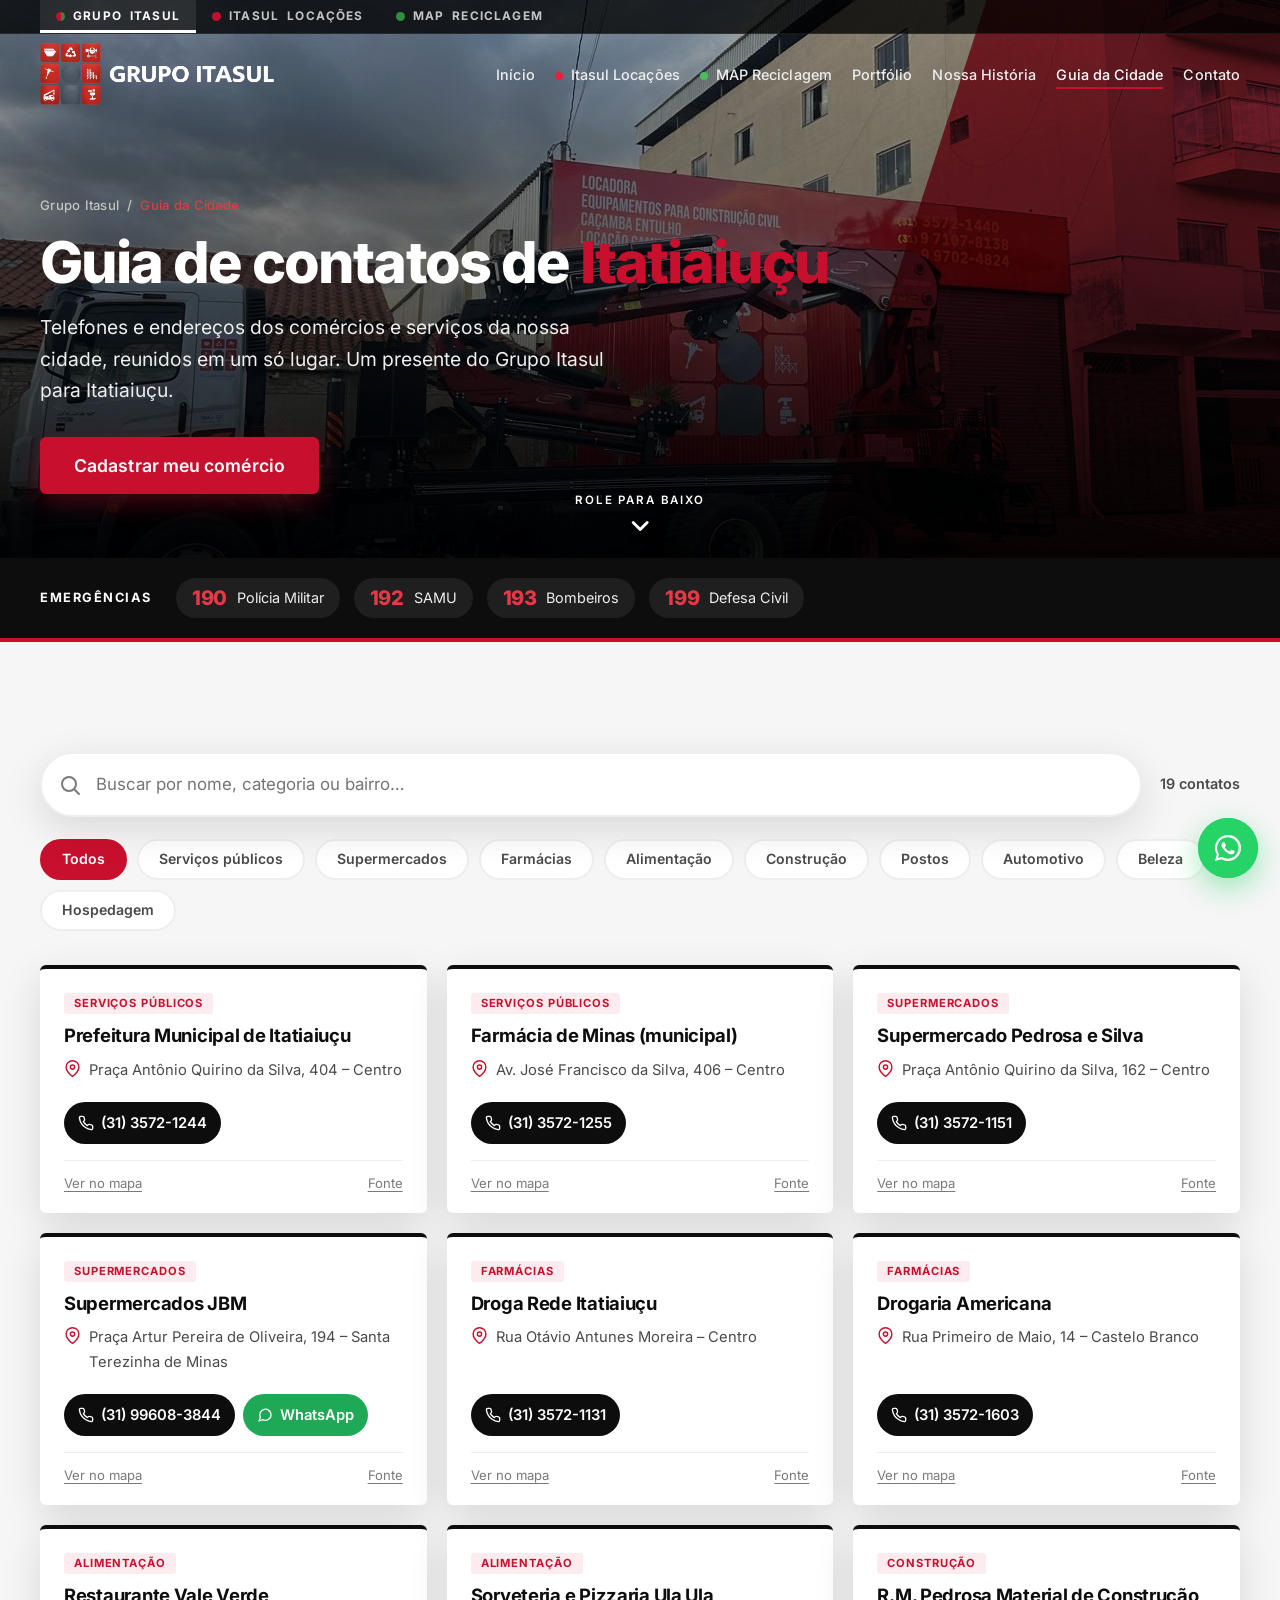
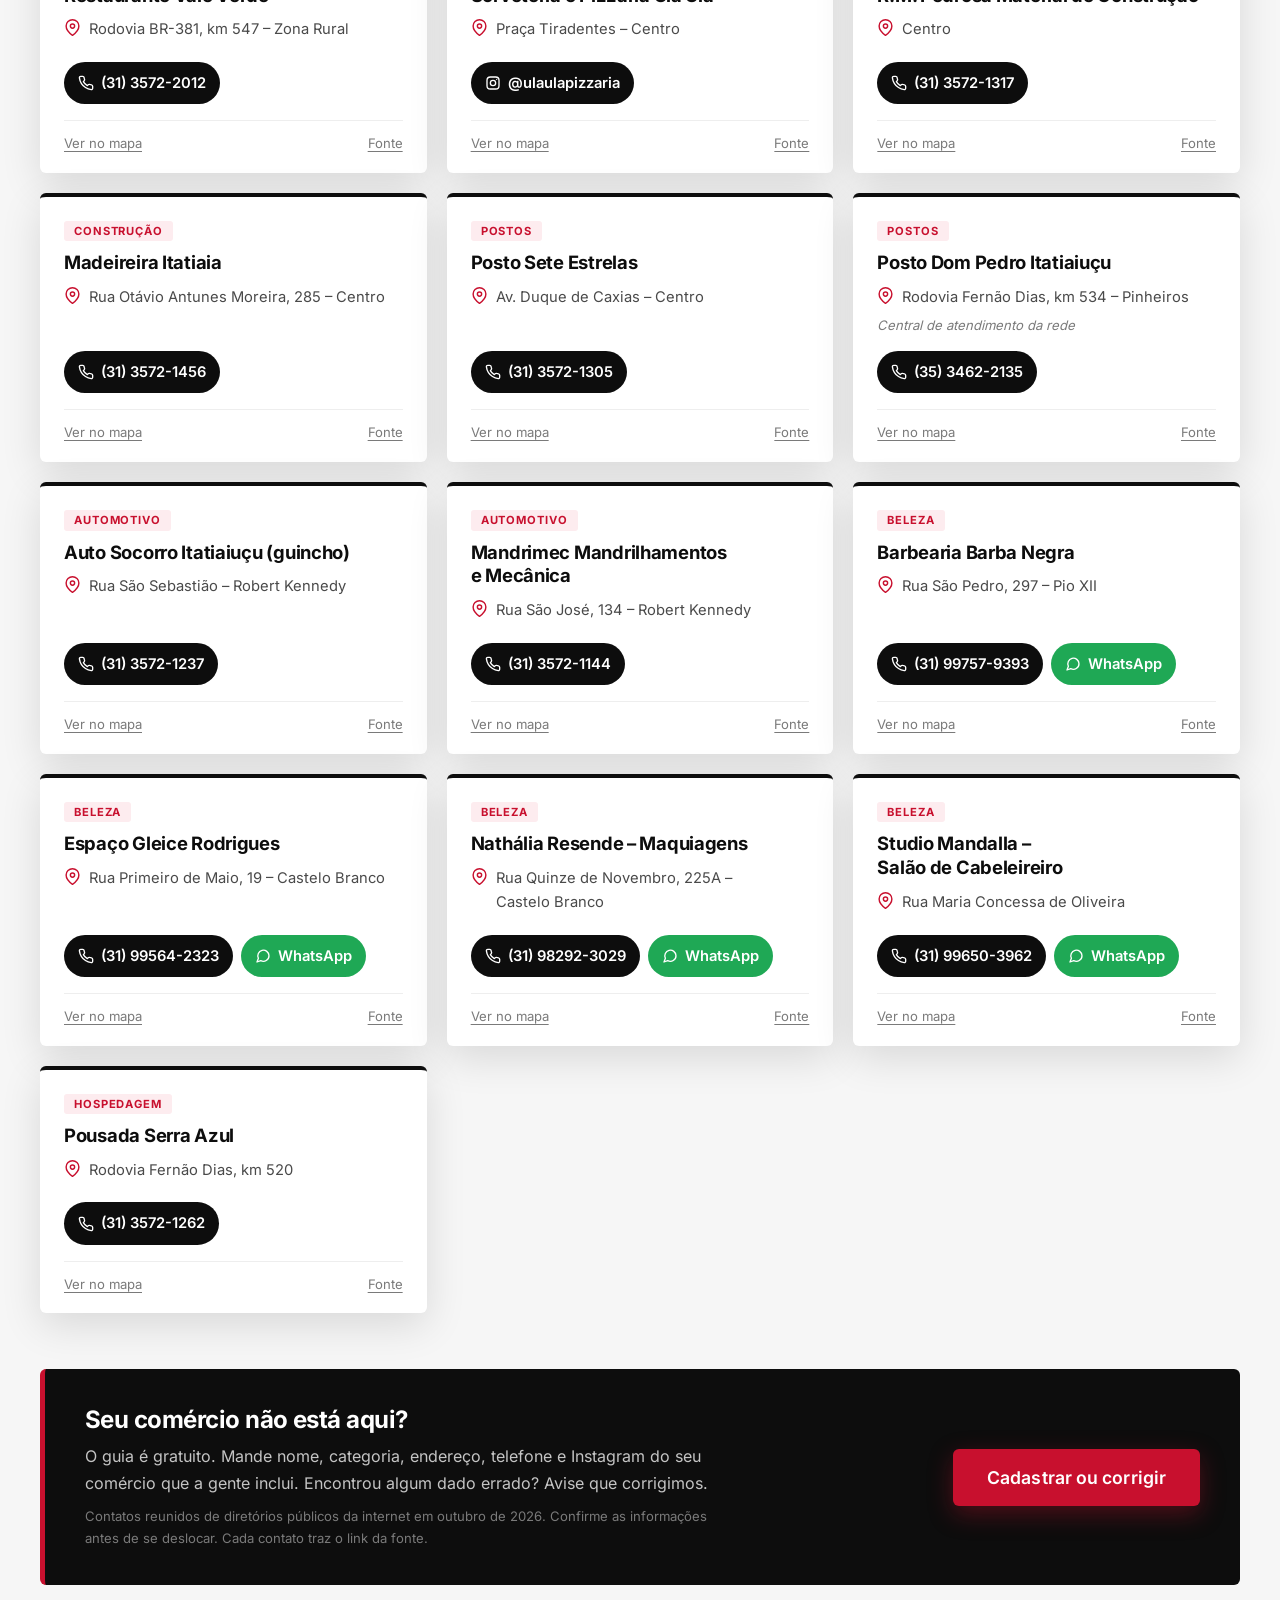
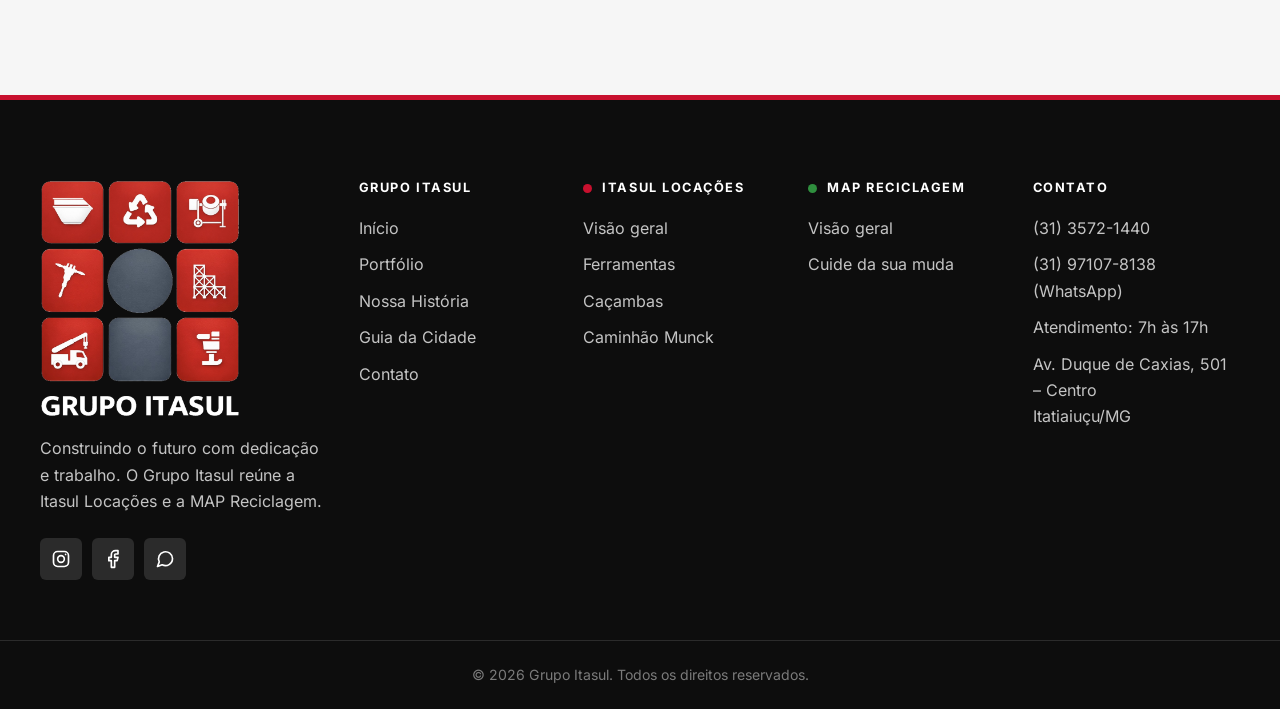
<file: contatos.html>
<!DOCTYPE html>
<html lang="pt-BR" class="no-js">
<head>
  <meta charset="UTF-8">
  <meta name="viewport" content="width=device-width, initial-scale=1.0">
  <title>Guia de Contatos de Itatiaiuçu | Grupo Itasul</title>
  <meta name="description" content="Guia com telefones e endereços de comércios e serviços de Itatiaiuçu - MG: supermercados, farmácias, restaurantes, postos, oficinas, salões e mais.">
  <meta name="theme-color" content="#c8102e">

  <link rel="canonical" href="https://grupoitasul.com.br/contatos.html">
  <meta property="og:type" content="website">
  <meta property="og:site_name" content="Grupo Itasul">
  <meta property="og:locale" content="pt_BR">
  <meta property="og:title" content="Guia de Contatos de Itatiaiuçu | Grupo Itasul">
  <meta property="og:description" content="Guia com telefones e endereços de comércios e serviços de Itatiaiuçu - MG: supermercados, farmácias, restaurantes, postos, oficinas, salões e mais.">
  <meta property="og:url" content="https://grupoitasul.com.br/contatos.html">
  <meta property="og:image" content="https://grupoitasul.com.br/assets/img/og-portfolio.jpg">
  <meta name="twitter:card" content="summary_large_image">
  <link rel="icon" href="assets/img/favicon.png">
  <link rel="preload" href="assets/fonts/inter-latin-wght-normal.woff2" as="font" type="font/woff2" crossorigin>
  <link rel="stylesheet" href="assets/css/style.css">
</head>
<body>

  <!-- ============ CABEÇALHO / MENU ============ -->
  <header class="header" id="header">
    <a class="skip" href="#conteudo">Pular para o conteúdo</a>
    <div class="company-bar" aria-label="Empresas do grupo">
      <div class="container company-bar__inner">
        <a href="index.html" class="cb cb--grupo is-active" aria-current="true"><i class="dot dot--grupo"></i>Grupo<span class="cb__long"> Itasul</span></a>
        <a href="locacoes.html" class="cb cb--loc"><i class="dot dot--loc"></i><span class="cb__long">Itasul </span>Locações</a>
        <a href="map.html" class="cb cb--map"><i class="dot dot--map"></i>MAP<span class="cb__long"> Reciclagem</span></a>
      </div>
    </div>
    <div class="container header__inner">
      <a href="index.html" class="brand" aria-label="Grupo Itasul - início">
        <img class="brand__logo" src="assets/img/logo-horizontal-branca.png" alt="Grupo Itasul"
             onload="this.parentNode.classList.add('has-logo')" onerror="this.remove()">
        <span class="brand__text"><span class="brand__mark">G</span><span>Grupo <strong>Itasul</strong></span></span>
      </a>

      <nav class="nav" id="nav" aria-label="Menu principal">
        <ul class="nav__list">
          <li><a href="index.html" class="nav__link">Início</a></li>
          <li><a href="locacoes.html" class="nav__link nav__link--loc">Itasul Locações</a></li>
          <li><a href="map.html" class="nav__link nav__link--map">MAP Reciclagem</a></li>
          <li><a href="portfolio.html" class="nav__link">Portfólio</a></li>
          <li><a href="index.html#historia" class="nav__link">Nossa História</a></li>
          <li><a href="contatos.html" class="nav__link active" aria-current="page">Guia da Cidade</a></li>
          <li><a href="index.html#contato" class="nav__link">Contato</a></li>
        </ul>
        <a href="index.html#contato" class="btn btn--primary nav__cta">Solicitar orçamento</a>
      </nav>

      <button class="nav__toggle" id="navToggle" aria-label="Abrir menu" aria-expanded="false" aria-controls="nav">
        <span></span><span></span><span></span>
      </button>
    </div>
  </header>

  <main id="conteudo">

    <!-- ============ TOPO DA PÁGINA ============ -->
    <section class="page-hero">
      <div class="hero__bg" data-img="assets/img/guia-topo.jpg"></div>
      <div class="container page-hero__content">
        <nav class="breadcrumb" aria-label="Você está em"><a href="index.html">Grupo Itasul</a>/<span>Guia da Cidade</span></nav>
        <h1 class="reveal">Guia de contatos de <span class="text-red">Itatiaiuçu</span></h1>
        <p class="reveal">Telefones e endereços dos comércios e serviços da nossa cidade, reunidos em um só lugar. Um presente do Grupo Itasul para Itatiaiuçu.</p>
        <a href="#" data-wa="Quero cadastrar meu comércio no Guia de Contatos de Itatiaiuçu." class="btn btn--primary btn--lg reveal">Cadastrar meu comércio</a>
      </div>
    </section>

    <!-- ============ EMERGÊNCIAS ============ -->
    <section class="emerg">
      <div class="container emerg__grid">
        <strong class="emerg__title">Emergências</strong>
        <a href="tel:190" class="emerg__item"><b>190</b><span>Polícia Militar</span></a>
        <a href="tel:192" class="emerg__item"><b>192</b><span>SAMU</span></a>
        <a href="tel:193" class="emerg__item"><b>193</b><span>Bombeiros</span></a>
        <a href="tel:199" class="emerg__item"><b>199</b><span>Defesa Civil</span></a>
      </div>
    </section>

    <!-- ============ GUIA ============ -->
    <!-- Os contatos ficam em assets/js/guia-dados.js -->
    <section class="section section--gray" id="guia">
      <div class="container">
        <div class="guia-tools reveal">
          <label class="guia-search">
            <svg viewBox="0 0 24 24" aria-hidden="true"><circle cx="11" cy="11" r="7"/><path d="m21 21-4.3-4.3"/></svg>
            <input type="search" id="guiaBusca" placeholder="Buscar por nome, categoria ou bairro…" aria-label="Buscar no guia">
          </label>
          <span class="guia-count" id="guiaTotal"></span>
        </div>
        <div class="filters filters--left" id="guiaCategorias" role="group" aria-label="Filtrar por categoria"></div>
        <div class="guia-grid" id="guiaLista"></div>
        <p class="guia-empty" id="guiaVazio" hidden>Nenhum contato encontrado. Tente outra busca.</p>

        <div class="guia-note reveal">
          <div>
            <h3>Seu comércio não está aqui?</h3>
            <p>O guia é gratuito. Mande nome, categoria, endereço, telefone e Instagram do seu comércio que a gente inclui. Encontrou algum dado errado? Avise que corrigimos.</p>
            <p class="guia-note__small">Contatos reunidos de diretórios públicos da internet em <span data-guia-atualizado></span>. Confirme as informações antes de se deslocar. Cada contato traz o link da fonte.</p>
          </div>
          <a href="#" data-wa="Quero cadastrar/atualizar um comércio no Guia de Contatos de Itatiaiuçu." class="btn btn--primary btn--lg">Cadastrar ou corrigir</a>
        </div>
      </div>
    </section>

  </main>

  <!-- ============ RODAPÉ ============ -->
  <footer class="footer">
    <div class="container footer__grid">
      <div class="footer__brand">
        <a href="index.html" class="brand brand--footer" aria-label="Grupo Itasul">
          <img class="brand__logo" src="assets/img/logo-branca.png" alt="Grupo Itasul"
               onload="this.parentNode.classList.add('has-logo')" onerror="this.remove()">
          <span class="brand__text"><span class="brand__mark">G</span><span>Grupo <strong>Itasul</strong></span></span>
        </a>
        <p>Construindo o futuro com dedicação e trabalho. O Grupo Itasul reúne a Itasul Locações e a MAP Reciclagem.</p>
        <div class="social">
          <a href="#" aria-label="Instagram"><svg viewBox="0 0 24 24" aria-hidden="true"><rect x="3" y="3" width="18" height="18" rx="5"/><circle cx="12" cy="12" r="4"/><path d="M17.5 6.5h.01"/></svg></a>
          <a href="#" aria-label="Facebook"><svg viewBox="0 0 24 24" aria-hidden="true"><path d="M18 2h-3a5 5 0 0 0-5 5v3H7v4h3v8h4v-8h3l1-4h-4V7a1 1 0 0 1 1-1h3z"/></svg></a>
          <a href="https://wa.me/5500000000000" class="js-whatsapp" target="_blank" rel="noopener" aria-label="WhatsApp"><svg viewBox="0 0 24 24" aria-hidden="true"><path d="M21 11.5a8.4 8.4 0 0 1-12.4 7.4L3 21l2.1-5.5A8.4 8.4 0 1 1 21 11.5z"/></svg></a>
        </div>
      </div>
      <div>
        <h4>Grupo Itasul</h4>
        <ul>
          <li><a href="index.html">Início</a></li>
          <li><a href="portfolio.html">Portfólio</a></li>
          <li><a href="index.html#historia">Nossa História</a></li>
          <li><a href="contatos.html">Guia da Cidade</a></li>
          <li><a href="index.html#contato">Contato</a></li>
        </ul>
      </div>
      <div>
        <h4><i class="dot dot--loc"></i>Itasul Locações</h4>
        <ul>
          <li><a href="locacoes.html">Visão geral</a></li>
          <li><a href="ferramentas.html">Ferramentas</a></li>
          <li><a href="cacambas.html">Caçambas</a></li>
          <li><a href="munck.html">Caminhão Munck</a></li>
        </ul>
      </div>
      <div>
        <h4><i class="dot dot--map"></i>MAP Reciclagem</h4>
        <ul>
          <li><a href="map.html">Visão geral</a></li>
          <li><a href="mudas.html">Cuide da sua muda</a></li>
        </ul>
      </div>
      <div>
        <h4>Contato</h4>
        <ul>
          <li><a href="tel:+553135721440" data-contact="phone">(31) 3572-1440</a></li>
          <li><a href="#" data-contact="whatsapp">(31) 97107-8138</a> (WhatsApp)</li>
          <li>Atendimento: <span data-contact="hours">7h às 17h</span></li>
          <li><a href="mailto:contato@grupoitasul.com.br" data-contact="email">contato@grupoitasul.com.br</a></li>
          <li>Av. Duque de Caxias, 501 – Centro<br>Itatiaiuçu/MG</li>
        </ul>
      </div>
    </div>
    <div class="footer__bottom">
      <div class="container">© <span id="year"></span> Grupo Itasul. Todos os direitos reservados.</div>
    </div>
  </footer>

  <!-- Botão flutuante do WhatsApp -->
  <a href="https://wa.me/5500000000000" class="whatsapp-float js-whatsapp" target="_blank" rel="noopener" aria-label="Falar no WhatsApp">
    <svg viewBox="0 0 32 32" aria-hidden="true"><path fill="currentColor" d="M16 3a13 13 0 0 0-11.2 19.6L3 29l6.6-1.7A13 13 0 1 0 16 3zm0 23.7c-2 0-4-.5-5.7-1.6l-.4-.2-3.9 1 1-3.8-.3-.4A10.7 10.7 0 1 1 16 26.7zm5.9-8c-.3-.2-1.9-.9-2.2-1-.3-.1-.5-.2-.7.2l-1 1.2c-.2.2-.4.2-.7.1a8.8 8.8 0 0 1-4.4-3.8c-.3-.6.3-.5.9-1.7.1-.2 0-.4 0-.6l-1-2.4c-.3-.6-.5-.5-.7-.5h-.6a1.2 1.2 0 0 0-.9.4 3.6 3.6 0 0 0-1.1 2.7 6.3 6.3 0 0 0 1.3 3.3 14.4 14.4 0 0 0 5.5 4.9c2 .9 2.8.9 3.9.8.6-.1 1.9-.8 2.2-1.5.3-.8.3-1.4.2-1.5l-.5-.2z"/></svg>
  </a>

  <script src="assets/js/guia-dados.js"></script>
  <script src="assets/js/guia.js"></script>
  <script src="assets/js/main.js"></script>
</body>
</html>
</file>
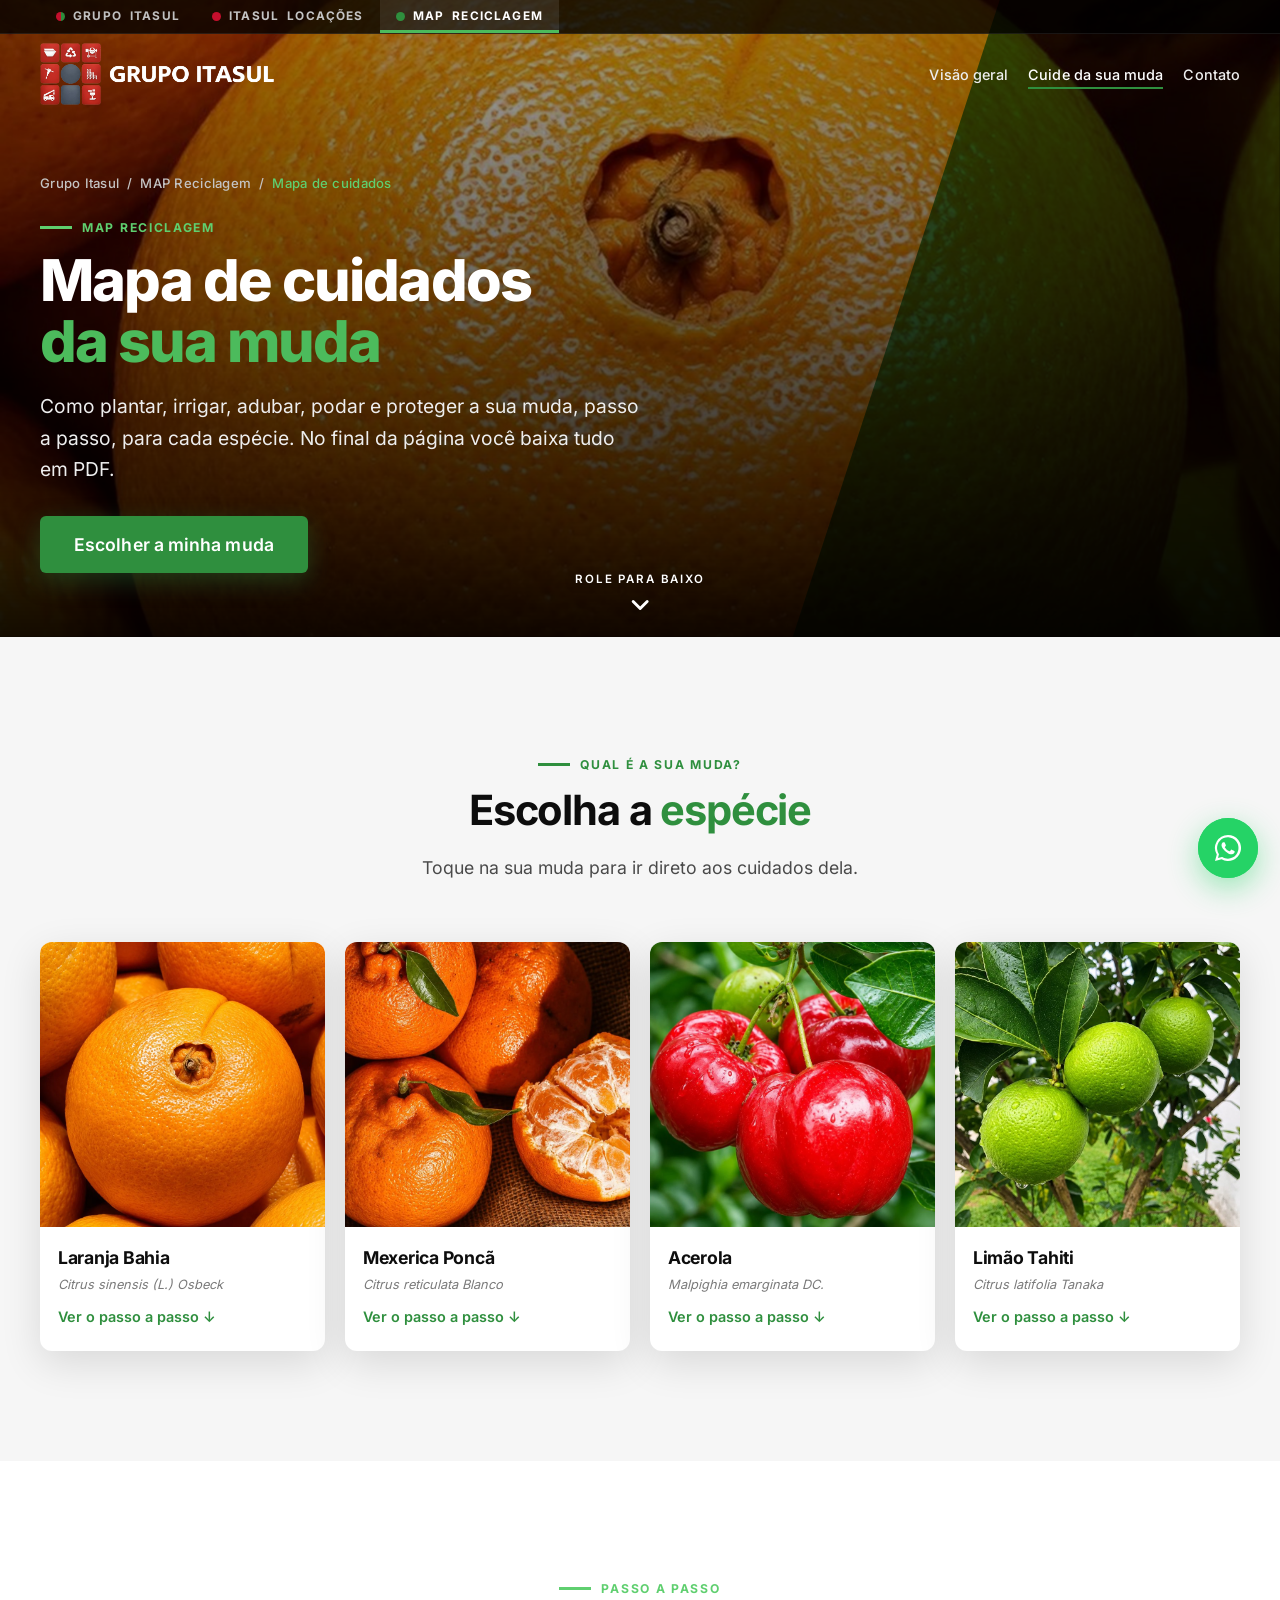
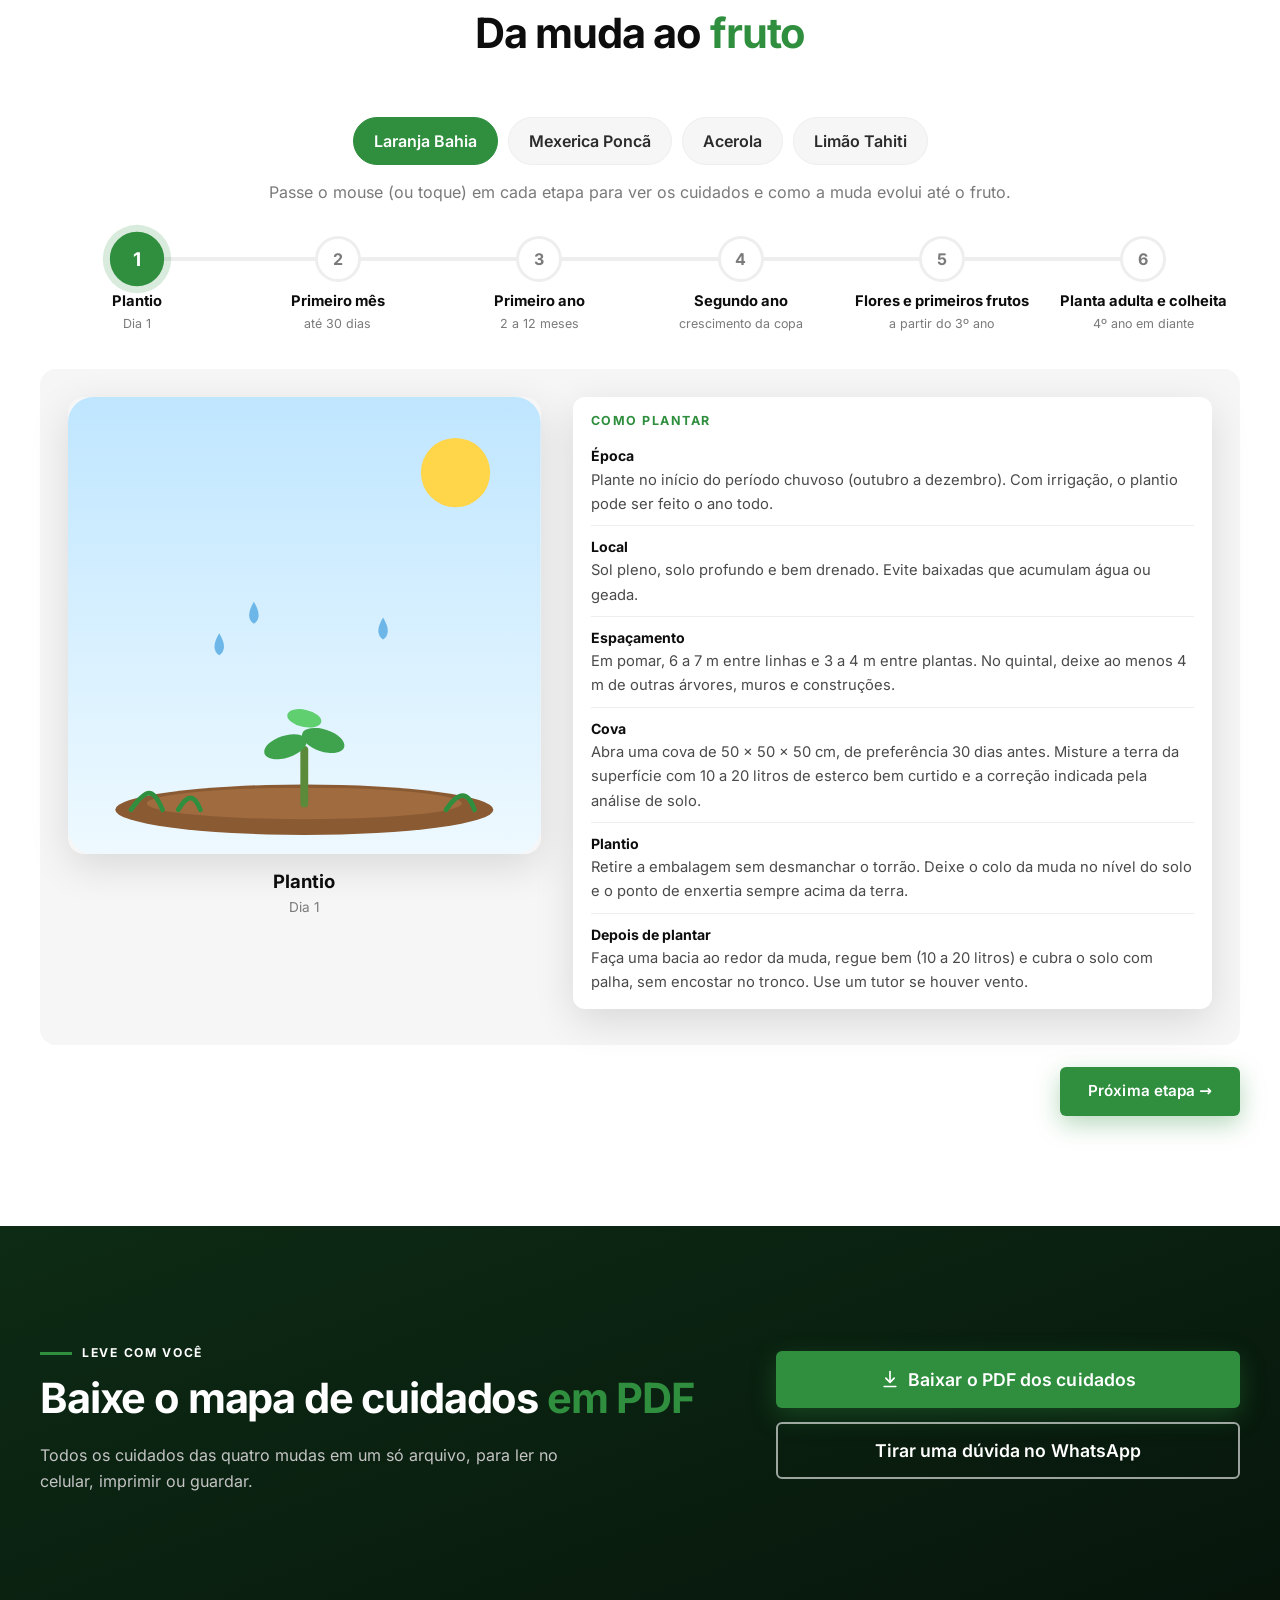
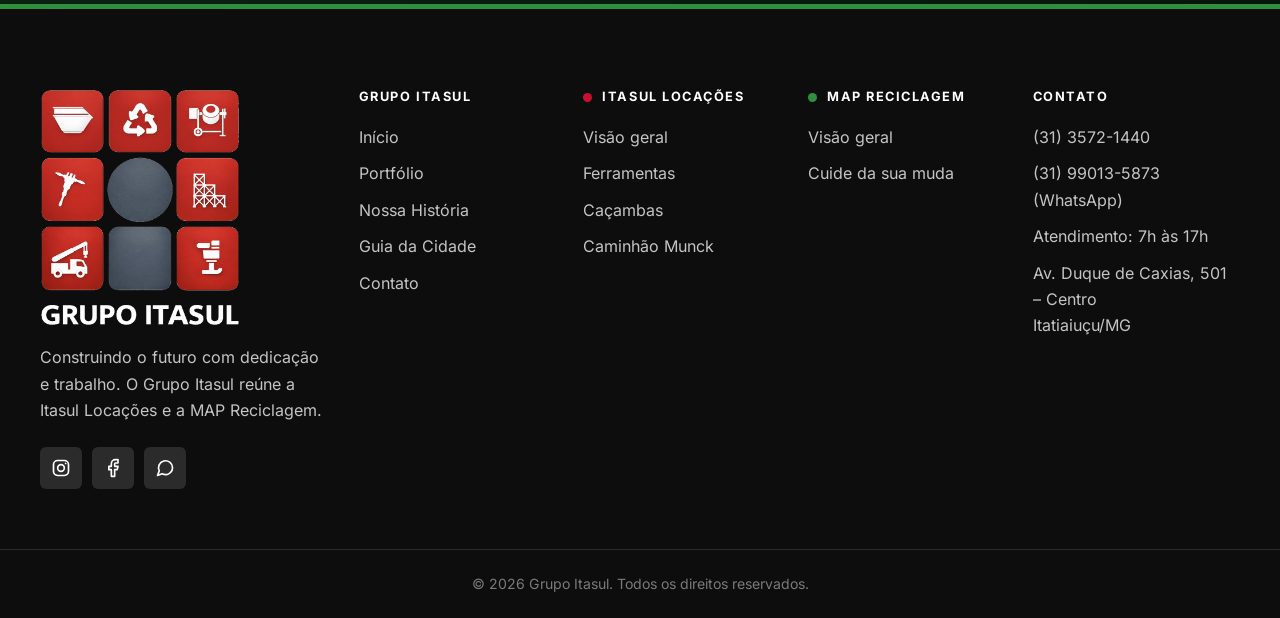
<file: cuidados-mudas.html>
<!DOCTYPE html>
<html lang="pt-BR" class="no-js">
<head>
  <meta charset="UTF-8">
  <meta name="viewport" content="width=device-width, initial-scale=1.0">
  <title>Mapa de cuidados da muda | MAP Reciclagem · Grupo Itasul</title>
  <meta name="description" content="Mapa de cuidados da muda: como plantar, irrigar, adubar, podar e proteger a laranja Bahia, a mexerica Poncã, a acerola e o limão Tahiti, com PDF para baixar.">
  <meta name="theme-color" content="#c8102e">

  <link rel="canonical" href="https://grupoitasul.com.br/cuidados-mudas.html">
  <meta property="og:type" content="website">
  <meta property="og:site_name" content="Grupo Itasul">
  <meta property="og:locale" content="pt_BR">
  <meta property="og:title" content="Mapa de cuidados da muda | MAP Reciclagem · Grupo Itasul">
  <meta property="og:description" content="Mapa de cuidados da muda: como plantar, irrigar, adubar, podar e proteger a laranja Bahia, a mexerica Poncã, a acerola e o limão Tahiti, com PDF para baixar.">
  <meta property="og:url" content="https://grupoitasul.com.br/cuidados-mudas.html">
  <meta property="og:image" content="https://grupoitasul.com.br/assets/img/og-portfolio.jpg">
  <meta name="twitter:card" content="summary_large_image">
  <link rel="icon" href="assets/img/favicon.png">
  <link rel="preload" href="assets/fonts/inter-latin-wght-normal.woff2" as="font" type="font/woff2" crossorigin>
  <link rel="stylesheet" href="assets/css/style.css">
</head>
<body class="theme-map">

  <!-- ============ CABEÇALHO / MENU ============ -->
  <header class="header" id="header">
    <a class="skip" href="#conteudo">Pular para o conteúdo</a>
    <div class="company-bar" aria-label="Empresas do grupo">
      <div class="container company-bar__inner">
        <a href="index.html" class="cb cb--grupo"><i class="dot dot--grupo"></i>Grupo<span class="cb__long"> Itasul</span></a>
        <a href="locacoes.html" class="cb cb--loc"><i class="dot dot--loc"></i><span class="cb__long">Itasul </span>Locações</a>
        <a href="map.html" class="cb cb--map is-active" aria-current="true"><i class="dot dot--map"></i>MAP<span class="cb__long"> Reciclagem</span></a>
      </div>
    </div>
    <div class="container header__inner">
      <a href="index.html" class="brand" aria-label="Grupo Itasul - início">
        <img class="brand__logo" src="assets/img/logo-horizontal-branca.png" alt="Grupo Itasul"
             onload="this.parentNode.classList.add('has-logo')" onerror="this.remove()">
        <span class="brand__text"><span class="brand__mark">G</span><span>Grupo <strong>Itasul</strong></span></span>
      </a>

      <nav class="nav" id="nav" aria-label="Menu principal">
        <ul class="nav__list">
          <li><a href="map.html" class="nav__link">Visão geral</a></li>
          <li><a href="mudas.html" class="nav__link active" aria-current="page">Cuide da sua muda</a></li>
          <li><a href="map.html#contato" class="nav__link">Contato</a></li>
        </ul>
        <a href="#" data-wa="Gostaria de falar com a equipe." class="btn btn--primary nav__cta">Falar com a MAP</a>
      </nav>

      <button class="nav__toggle" id="navToggle" aria-label="Abrir menu" aria-expanded="false" aria-controls="nav">
        <span></span><span></span><span></span>
      </button>
    </div>
  </header>

  <main id="conteudo">

    <!-- ============ TOPO DA PÁGINA ============ -->
    <section class="page-hero page-hero--green care-cover">
      <div class="hero__bg" data-img="assets/img/mudas-topo.jpg"></div>
      <div class="container page-hero__content">
        <nav class="breadcrumb" aria-label="Você está em"><a href="index.html">Grupo Itasul</a>/<a href="map.html">MAP Reciclagem</a>/<span>Mapa de cuidados</span></nav>
        <span class="eyebrow eyebrow--green reveal">MAP Reciclagem</span>
        <h1 class="reveal">Mapa de cuidados <span class="text-green">da sua muda</span></h1>
        <p class="reveal">Como plantar, irrigar, adubar, podar e proteger a sua muda, passo a passo, para cada espécie. No final da página você baixa tudo em PDF.</p>
        <a href="#especies" class="btn btn--green btn--lg reveal">Escolher a minha muda</a>
      </div>
    </section>

    <!-- ============ ESCOLHA A ESPÉCIE ============ -->
    <!-- Os cuidados vêm de assets/js/mudas-dados.js (os mesmos dados das fichas) -->
    <section class="section section--gray" id="especies">
      <div class="container">
        <div class="section__head reveal">
          <span class="eyebrow eyebrow--green">Qual é a sua muda?</span>
          <h2 class="section__title">Escolha a <span class="text-green">espécie</span></h2>
          <p class="section__lead section__lead--dark">Toque na sua muda para ir direto aos cuidados dela.</p>
        </div>
        <div class="care-pick" id="carePick"></div>
      </div>
    </section>

    <!-- ============ PASSO A PASSO: DA MUDA AO FRUTO ============ -->
    <section class="section care-steps-section" id="passo-a-passo">
      <div class="container">
        <div class="section__head reveal">
          <span class="eyebrow eyebrow--green">Passo a passo</span>
          <h2 class="section__title">Da muda ao <span class="text-green">fruto</span></h2>
        </div>
        <div class="care-steps" id="careSteps"></div>
      </div>
    </section>

    <!-- ============ CUIDADOS DE CADA MUDA ============ -->
    <div id="careList"></div>

    <!-- ============ PDF ============ -->
    <section class="section care-pdf" id="pdf">
      <div class="container care-pdf__inner">
        <div class="reveal">
          <span class="eyebrow eyebrow--light">Leve com você</span>
          <h2 class="section__title section__title--light">Baixe o mapa de cuidados <span class="text-green">em PDF</span></h2>
          <p>Todos os cuidados das quatro mudas em um só arquivo, para ler no celular, imprimir ou guardar.</p>
        </div>
        <div class="care-pdf__actions reveal">
          <a class="btn btn--green btn--lg" href="assets/downloads/Cuidados-das-Mudas-Grupo-Itasul.pdf" download>
            <svg viewBox="0 0 24 24" aria-hidden="true"><path d="M12 3v12"/><path d="m7 11 5 5 5-5"/><path d="M5 21h14"/></svg>Baixar o PDF dos cuidados
          </a>
          <a class="btn btn--ghost btn--lg" href="#" data-wa="Recebi uma muda de brinde e tenho uma dúvida sobre os cuidados.">Tirar uma dúvida no WhatsApp</a>
        </div>
      </div>
    </section>

  </main>

  <!-- ============ RODAPÉ ============ -->
  <footer class="footer">
    <div class="container footer__grid">
      <div class="footer__brand">
        <a href="index.html" class="brand brand--footer" aria-label="Grupo Itasul">
          <img class="brand__logo" src="assets/img/logo-branca.png" alt="Grupo Itasul"
               onload="this.parentNode.classList.add('has-logo')" onerror="this.remove()">
          <span class="brand__text"><span class="brand__mark">G</span><span>Grupo <strong>Itasul</strong></span></span>
        </a>
        <p>Construindo o futuro com dedicação e trabalho. O Grupo Itasul reúne a Itasul Locações e a MAP Reciclagem.</p>
        <div class="social">
          <a href="#" aria-label="Instagram"><svg viewBox="0 0 24 24" aria-hidden="true"><rect x="3" y="3" width="18" height="18" rx="5"/><circle cx="12" cy="12" r="4"/><path d="M17.5 6.5h.01"/></svg></a>
          <a href="#" aria-label="Facebook"><svg viewBox="0 0 24 24" aria-hidden="true"><path d="M18 2h-3a5 5 0 0 0-5 5v3H7v4h3v8h4v-8h3l1-4h-4V7a1 1 0 0 1 1-1h3z"/></svg></a>
          <a href="https://wa.me/5500000000000" class="js-whatsapp" target="_blank" rel="noopener" aria-label="WhatsApp"><svg viewBox="0 0 24 24" aria-hidden="true"><path d="M21 11.5a8.4 8.4 0 0 1-12.4 7.4L3 21l2.1-5.5A8.4 8.4 0 1 1 21 11.5z"/></svg></a>
        </div>
      </div>
      <div>
        <h4>Grupo Itasul</h4>
        <ul>
          <li><a href="index.html">Início</a></li>
          <li><a href="portfolio.html">Portfólio</a></li>
          <li><a href="index.html#historia">Nossa História</a></li>
          <li><a href="contatos.html">Guia da Cidade</a></li>
          <li><a href="index.html#contato">Contato</a></li>
        </ul>
      </div>
      <div>
        <h4><i class="dot dot--loc"></i>Itasul Locações</h4>
        <ul>
          <li><a href="locacoes.html">Visão geral</a></li>
          <li><a href="ferramentas.html">Ferramentas</a></li>
          <li><a href="cacambas.html">Caçambas</a></li>
          <li><a href="munck.html">Caminhão Munck</a></li>
        </ul>
      </div>
      <div>
        <h4><i class="dot dot--map"></i>MAP Reciclagem</h4>
        <ul>
          <li><a href="map.html">Visão geral</a></li>
          <li><a href="mudas.html">Cuide da sua muda</a></li>
        </ul>
      </div>
      <div>
        <h4>Contato</h4>
        <ul>
          <li><a href="tel:+553135721440" data-contact="phone">(31) 3572-1440</a></li>
          <li><a href="#" data-contact="whatsapp">(31) 97107-8138</a> (WhatsApp)</li>
          <li>Atendimento: <span data-contact="hours">7h às 17h</span></li>
          <li><a href="mailto:contato@grupoitasul.com.br" data-contact="email">contato@grupoitasul.com.br</a></li>
          <li>Av. Duque de Caxias, 501 – Centro<br>Itatiaiuçu/MG</li>
        </ul>
      </div>
    </div>
    <div class="footer__bottom">
      <div class="container">© <span id="year"></span> Grupo Itasul. Todos os direitos reservados.</div>
    </div>
  </footer>

  <!-- Botão flutuante do WhatsApp -->
  <a href="https://wa.me/5500000000000" class="whatsapp-float js-whatsapp" target="_blank" rel="noopener" aria-label="Falar no WhatsApp">
    <svg viewBox="0 0 32 32" aria-hidden="true"><path fill="currentColor" d="M16 3a13 13 0 0 0-11.2 19.6L3 29l6.6-1.7A13 13 0 1 0 16 3zm0 23.7c-2 0-4-.5-5.7-1.6l-.4-.2-3.9 1 1-3.8-.3-.4A10.7 10.7 0 1 1 16 26.7zm5.9-8c-.3-.2-1.9-.9-2.2-1-.3-.1-.5-.2-.7.2l-1 1.2c-.2.2-.4.2-.7.1a8.8 8.8 0 0 1-4.4-3.8c-.3-.6.3-.5.9-1.7.1-.2 0-.4 0-.6l-1-2.4c-.3-.6-.5-.5-.7-.5h-.6a1.2 1.2 0 0 0-.9.4 3.6 3.6 0 0 0-1.1 2.7 6.3 6.3 0 0 0 1.3 3.3 14.4 14.4 0 0 0 5.5 4.9c2 .9 2.8.9 3.9.8.6-.1 1.9-.8 2.2-1.5.3-.8.3-1.4.2-1.5l-.5-.2z"/></svg>
  </a>

  <script src="assets/js/main.js"></script>
  <script src="assets/js/mudas-dados.js"></script>
  <script src="assets/js/cuidados-mudas.js"></script>
</body>
</html>
</file>
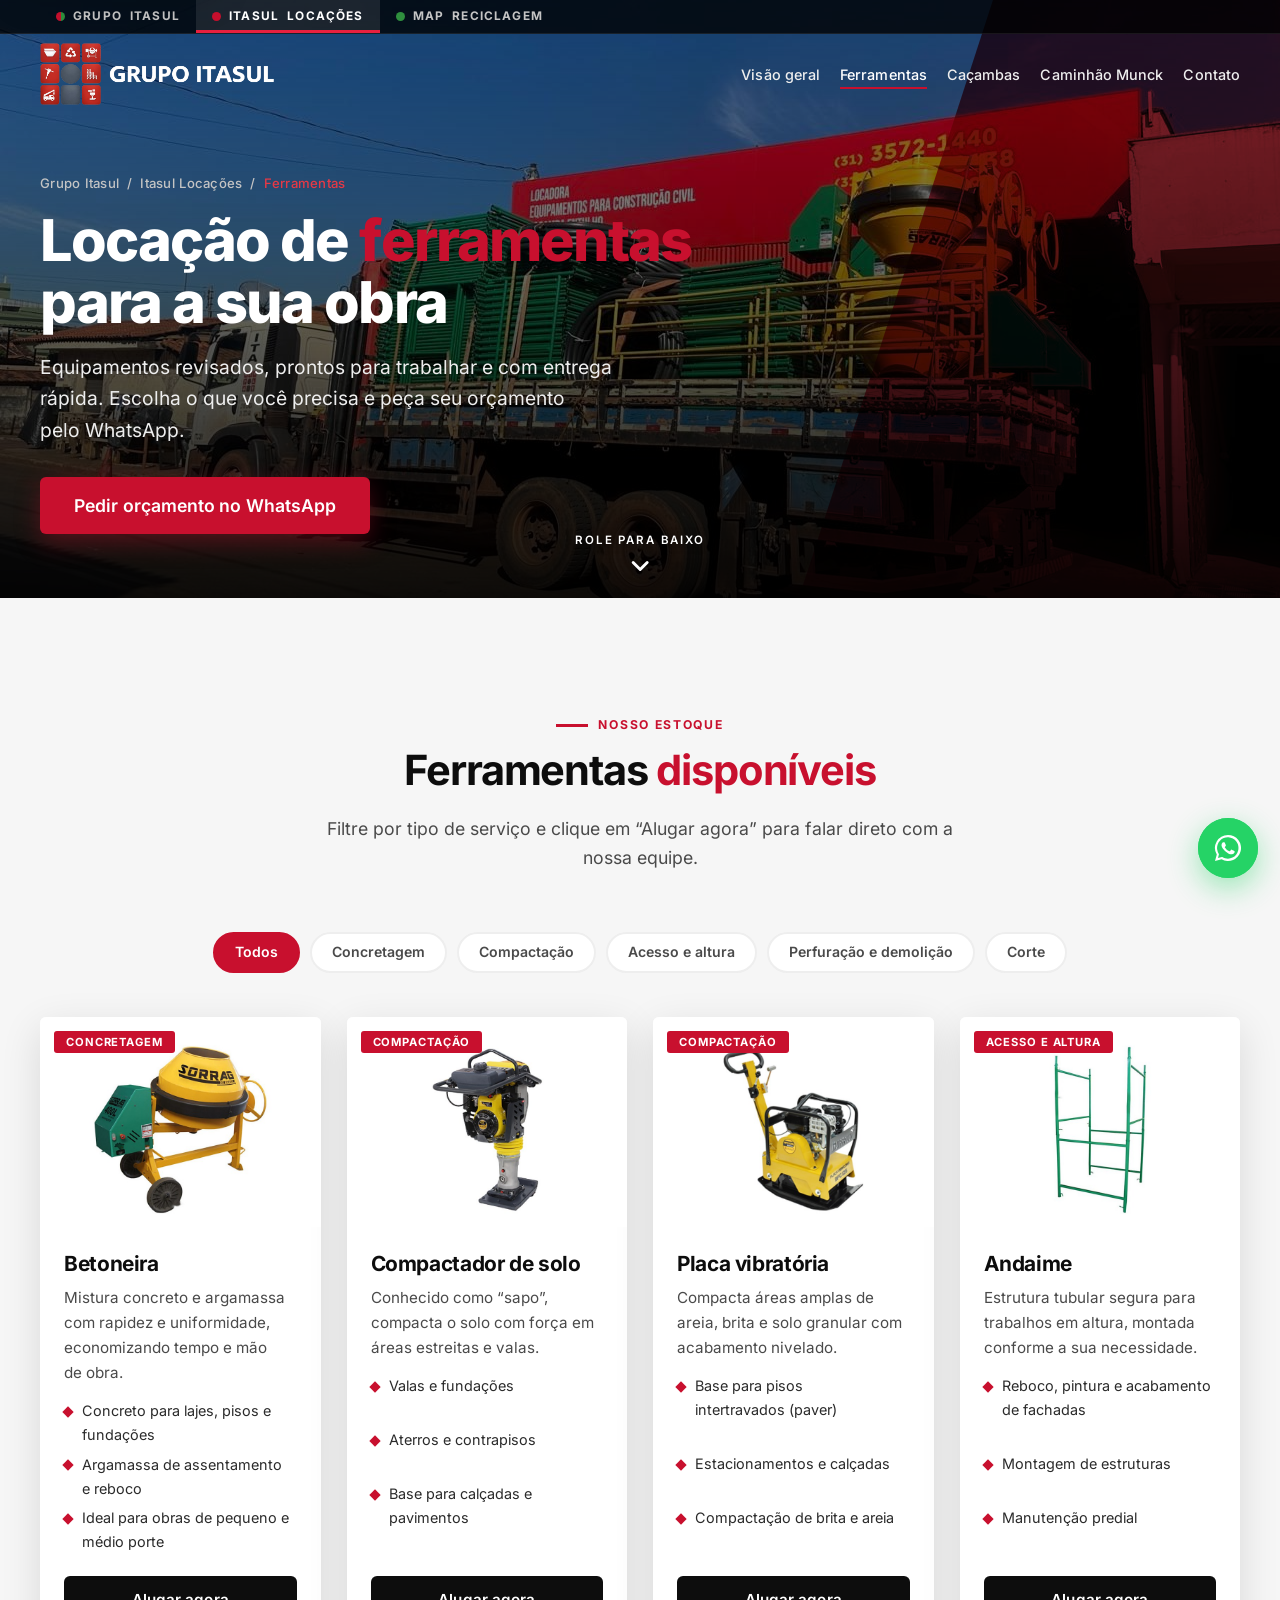
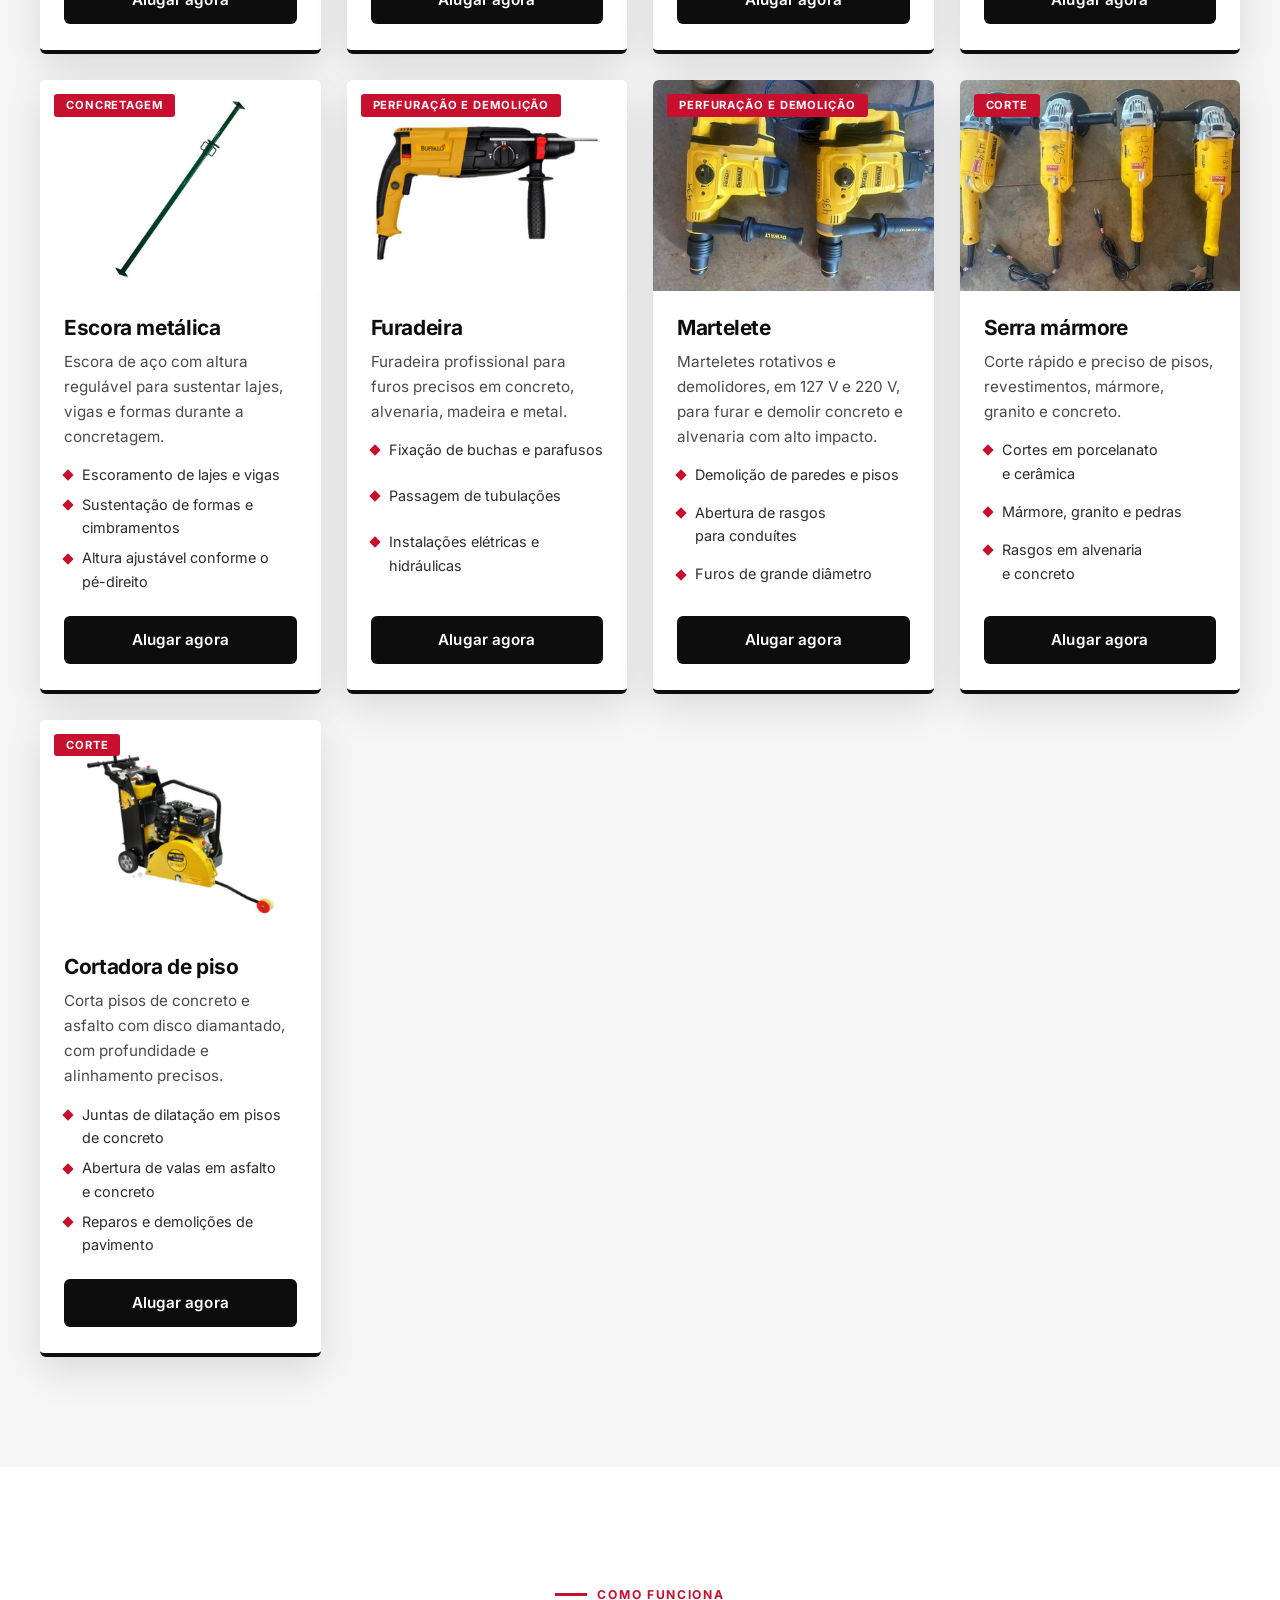
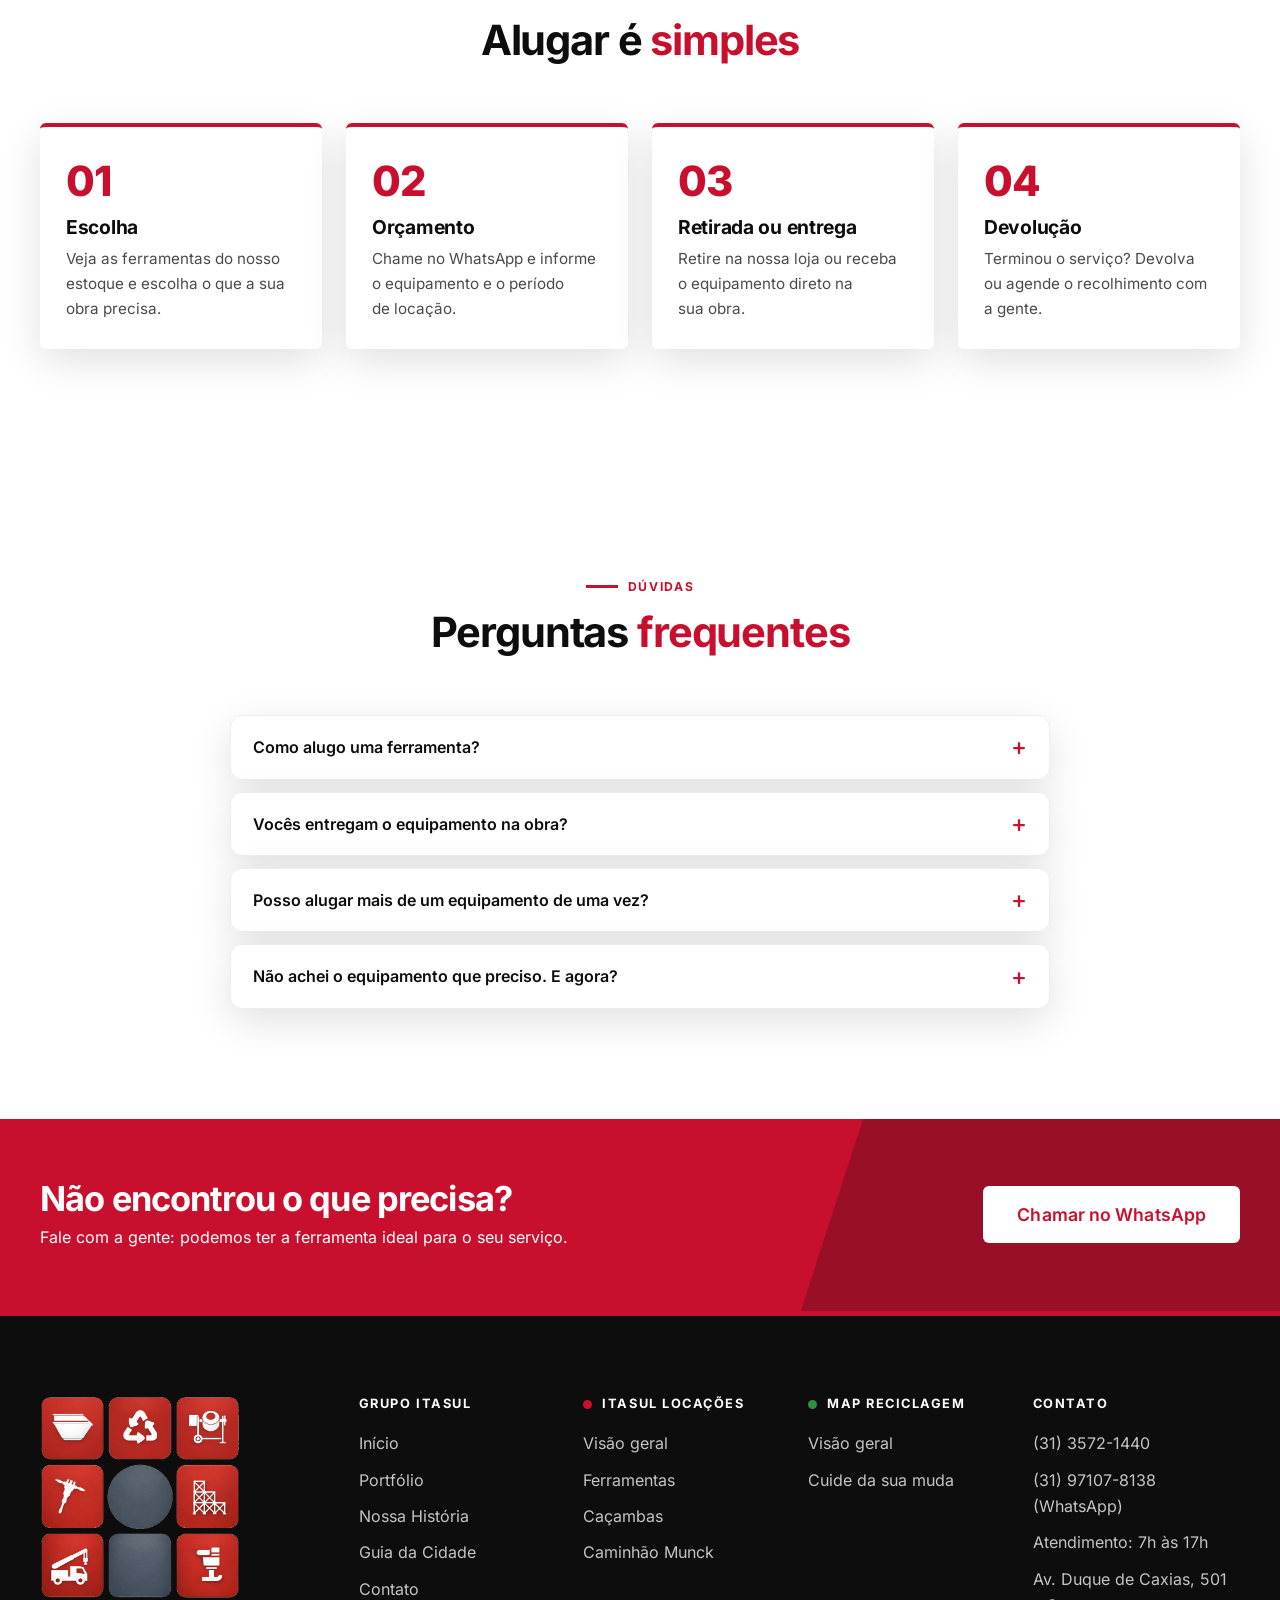
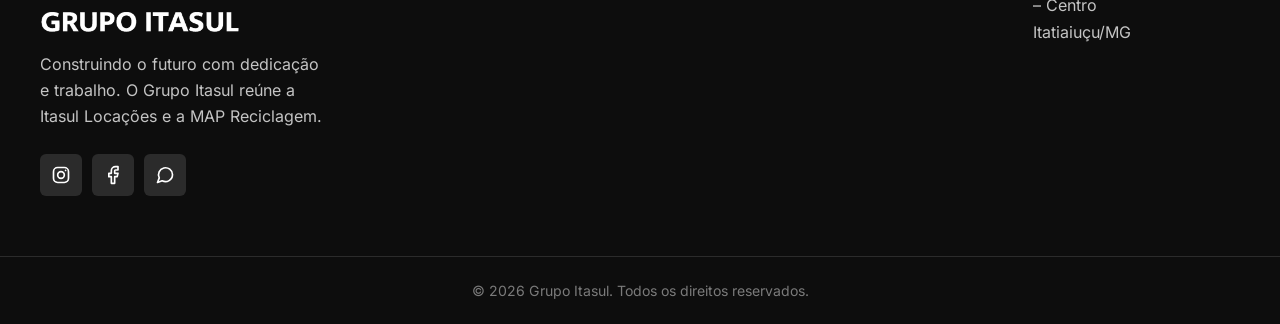
<file: ferramentas.html>
<!DOCTYPE html>
<html lang="pt-BR" class="no-js">
<head>
  <meta charset="UTF-8">
  <meta name="viewport" content="width=device-width, initial-scale=1.0">
  <title>Locação de ferramentas | Grupo Itasul</title>
  <meta name="description" content="Locação de betoneira, compactador de solo, placa vibratória, andaime, furadeira, martelete e serra mármore. Grupo Itasul.">
  <meta name="theme-color" content="#c8102e">

  <link rel="canonical" href="https://grupoitasul.com.br/ferramentas.html">
  <meta property="og:type" content="website">
  <meta property="og:site_name" content="Grupo Itasul">
  <meta property="og:locale" content="pt_BR">
  <meta property="og:title" content="Locação de ferramentas | Grupo Itasul">
  <meta property="og:description" content="Locação de betoneira, compactador de solo, placa vibratória, andaime, furadeira, martelete e serra mármore. Grupo Itasul.">
  <meta property="og:url" content="https://grupoitasul.com.br/ferramentas.html">
  <meta property="og:image" content="https://grupoitasul.com.br/assets/img/og-portfolio.jpg">
  <meta name="twitter:card" content="summary_large_image">
  <link rel="icon" href="assets/img/favicon.png">
  <link rel="preload" href="assets/fonts/inter-latin-wght-normal.woff2" as="font" type="font/woff2" crossorigin>
  <link rel="stylesheet" href="assets/css/style.css">
  <script type="application/ld+json">{"@context": "https://schema.org", "@type": "FAQPage", "mainEntity": [{"@type": "Question", "name": "Como alugo uma ferramenta?", "acceptedAnswer": {"@type": "Answer", "text": "Escolha o equipamento nesta página, clique em “Alugar agora” e conte o período e o endereço da obra pelo WhatsApp."}}, {"@type": "Question", "name": "Vocês entregam o equipamento na obra?", "acceptedAnswer": {"@type": "Answer", "text": "Sim, a entrega e a retirada são combinadas no pedido. Se preferir, você também pode retirar com a gente."}}, {"@type": "Question", "name": "Posso alugar mais de um equipamento de uma vez?", "acceptedAnswer": {"@type": "Answer", "text": "Pode. Informe todos os que precisa na mesma conversa para combinarmos o pedido completo."}}, {"@type": "Question", "name": "Não achei o equipamento que preciso. E agora?", "acceptedAnswer": {"@type": "Answer", "text": "Chame a equipe pelo WhatsApp e pergunte. Podemos ter outros itens além dos que aparecem aqui."}}]}</script>
</head>
<body class="theme-loc">

  <!-- ============ CABEÇALHO / MENU ============ -->
  <header class="header" id="header">
    <a class="skip" href="#conteudo">Pular para o conteúdo</a>
    <div class="company-bar" aria-label="Empresas do grupo">
      <div class="container company-bar__inner">
        <a href="index.html" class="cb cb--grupo"><i class="dot dot--grupo"></i>Grupo<span class="cb__long"> Itasul</span></a>
        <a href="locacoes.html" class="cb cb--loc is-active" aria-current="true"><i class="dot dot--loc"></i><span class="cb__long">Itasul </span>Locações</a>
        <a href="map.html" class="cb cb--map"><i class="dot dot--map"></i>MAP<span class="cb__long"> Reciclagem</span></a>
      </div>
    </div>
    <div class="container header__inner">
      <a href="index.html" class="brand" aria-label="Grupo Itasul - início">
        <img class="brand__logo" src="assets/img/logo-horizontal-branca.png" alt="Grupo Itasul"
             onload="this.parentNode.classList.add('has-logo')" onerror="this.remove()">
        <span class="brand__text"><span class="brand__mark">G</span><span>Grupo <strong>Itasul</strong></span></span>
      </a>

      <nav class="nav" id="nav" aria-label="Menu principal">
        <ul class="nav__list">
          <li><a href="locacoes.html" class="nav__link">Visão geral</a></li>
          <li><a href="ferramentas.html" class="nav__link active" aria-current="page">Ferramentas</a></li>
          <li><a href="cacambas.html" class="nav__link">Caçambas</a></li>
          <li><a href="munck.html" class="nav__link">Caminhão Munck</a></li>
          <li><a href="locacoes.html#contato" class="nav__link">Contato</a></li>
        </ul>
        <a href="#" data-wa="Gostaria de um orçamento de locação." class="btn btn--primary nav__cta">Pedir orçamento</a>
      </nav>

      <button class="nav__toggle" id="navToggle" aria-label="Abrir menu" aria-expanded="false" aria-controls="nav">
        <span></span><span></span><span></span>
      </button>
    </div>
  </header>

  <main id="conteudo">

    <!-- ============ TOPO DA PÁGINA ============ -->
    <section class="page-hero">
      <div class="hero__bg" data-img="assets/img/ferramentas-topo.jpg"></div>
      <div class="container page-hero__content">
        <nav class="breadcrumb" aria-label="Você está em"><a href="index.html">Grupo Itasul</a>/<a href="locacoes.html">Itasul Locações</a>/<span>Ferramentas</span></nav>
        <h1 class="reveal">Locação de <span class="text-red">ferramentas</span> para a sua obra</h1>
        <p class="reveal">Equipamentos revisados, prontos para trabalhar e com entrega rápida. Escolha o que você precisa e peça seu orçamento pelo WhatsApp.</p>
        <a href="#" data-wa="Gostaria de um orçamento de locação de ferramentas." class="btn btn--primary btn--lg reveal">Pedir orçamento no WhatsApp</a>
      </div>
    </section>

    <!-- ============ CATÁLOGO ============ -->
    <!-- Para adicionar uma ferramenta: copie um bloco <article class="tool">, troque nome, textos,
         categoria (data-cat) e a foto em assets/img/ferramenta-NOME.jpg -->
    <section class="section section--gray" id="catalogo">
      <div class="container">
        <div class="section__head reveal">
          <span class="eyebrow">Nosso estoque</span>
          <h2 class="section__title">Ferramentas <span class="text-red">disponíveis</span></h2>
          <p class="section__lead section__lead--dark">Filtre por tipo de serviço e clique em “Alugar agora” para falar direto com a nossa equipe.</p>
        </div>
        <div class="filters" role="group" aria-label="Filtrar ferramentas">
          <button class="filter active" data-filter="todos">Todos</button>
          <button class="filter" data-filter="concretagem">Concretagem</button>
          <button class="filter" data-filter="compactacao">Compactação</button>
          <button class="filter" data-filter="acesso">Acesso e altura</button>
          <button class="filter" data-filter="perfuracao">Perfuração e demolição</button>
          <button class="filter" data-filter="corte">Corte</button>
        </div>
        <div class="catalog">
          <article class="tool reveal" data-cat="concretagem">
            <div class="img-slot tool__img" data-img="assets/img/ferramenta-betoneira.jpg" role="img" aria-label="Betoneira">
              <span class="tool__tag">Concretagem</span>
            </div>
            <div class="tool__body">
              <h3>Betoneira</h3>
              <p>Mistura concreto e argamassa com rapidez e uniformidade, economizando tempo e mão de obra.</p>
              <ul class="tool__uses">
                <li>Concreto para lajes, pisos e fundações</li>
                <li>Argamassa de assentamento e reboco</li>
                <li>Ideal para obras de pequeno e médio porte</li>
              </ul>
              <a href="#" data-wa="Gostaria de alugar: Betoneira." class="btn btn--dark">Alugar agora</a>
            </div>
          </article>
          <article class="tool reveal" data-cat="compactacao">
            <div class="img-slot tool__img" data-img="assets/img/ferramenta-compactador-de-solo.jpg" role="img" aria-label="Compactador de solo">
              <span class="tool__tag">Compactação</span>
            </div>
            <div class="tool__body">
              <h3>Compactador de solo</h3>
              <p>Conhecido como “sapo”, compacta o solo com força em áreas estreitas e valas.</p>
              <ul class="tool__uses">
                <li>Valas e fundações</li>
                <li>Aterros e contrapisos</li>
                <li>Base para calçadas e pavimentos</li>
              </ul>
              <a href="#" data-wa="Gostaria de alugar: Compactador de solo." class="btn btn--dark">Alugar agora</a>
            </div>
          </article>
          <article class="tool reveal" data-cat="compactacao">
            <div class="img-slot tool__img" data-img="assets/img/ferramenta-placa-vibratoria.jpg" role="img" aria-label="Placa vibratória">
              <span class="tool__tag">Compactação</span>
            </div>
            <div class="tool__body">
              <h3>Placa vibratória</h3>
              <p>Compacta áreas amplas de areia, brita e solo granular com acabamento nivelado.</p>
              <ul class="tool__uses">
                <li>Base para pisos intertravados (paver)</li>
                <li>Estacionamentos e calçadas</li>
                <li>Compactação de brita e areia</li>
              </ul>
              <a href="#" data-wa="Gostaria de alugar: Placa vibratória." class="btn btn--dark">Alugar agora</a>
            </div>
          </article>
          <article class="tool reveal" data-cat="acesso">
            <div class="img-slot tool__img" data-img="assets/img/ferramenta-andaime.jpg" role="img" aria-label="Andaime">
              <span class="tool__tag">Acesso e altura</span>
            </div>
            <div class="tool__body">
              <h3>Andaime</h3>
              <p>Estrutura tubular segura para trabalhos em altura, montada conforme a sua necessidade.</p>
              <ul class="tool__uses">
                <li>Reboco, pintura e acabamento de fachadas</li>
                <li>Montagem de estruturas</li>
                <li>Manutenção predial</li>
              </ul>
              <a href="#" data-wa="Gostaria de alugar: Andaime." class="btn btn--dark">Alugar agora</a>
            </div>
          </article>
          <article class="tool reveal" data-cat="concretagem">
            <div class="img-slot tool__img" data-img="assets/img/ferramenta-escora.jpg" role="img" aria-label="Escora metálica">
              <span class="tool__tag">Concretagem</span>
            </div>
            <div class="tool__body">
              <h3>Escora metálica</h3>
              <p>Escora de aço com altura regulável para sustentar lajes, vigas e formas durante a concretagem.</p>
              <ul class="tool__uses">
                <li>Escoramento de lajes e vigas</li>
                <li>Sustentação de formas e cimbramentos</li>
                <li>Altura ajustável conforme o pé-direito</li>
              </ul>
              <a href="#" data-wa="Gostaria de alugar: Escora metálica." class="btn btn--dark">Alugar agora</a>
            </div>
          </article>
          <article class="tool reveal" data-cat="perfuracao">
            <div class="img-slot tool__img" data-img="assets/img/ferramenta-furadeira.jpg" role="img" aria-label="Furadeira">
              <span class="tool__tag">Perfuração e demolição</span>
            </div>
            <div class="tool__body">
              <h3>Furadeira</h3>
              <p>Furadeira profissional para furos precisos em concreto, alvenaria, madeira e metal.</p>
              <ul class="tool__uses">
                <li>Fixação de buchas e parafusos</li>
                <li>Passagem de tubulações</li>
                <li>Instalações elétricas e hidráulicas</li>
              </ul>
              <a href="#" data-wa="Gostaria de alugar: Furadeira." class="btn btn--dark">Alugar agora</a>
            </div>
          </article>
          <article class="tool reveal" data-cat="perfuracao">
            <div class="img-slot tool__img" data-img="assets/img/ferramenta-martelete.jpg" role="img" aria-label="Martelete">
              <span class="tool__tag">Perfuração e demolição</span>
            </div>
            <div class="tool__body">
              <h3>Martelete</h3>
              <p>Marteletes rotativos e demolidores, em 127 V e 220 V, para furar e demolir concreto e alvenaria com alto impacto.</p>
              <ul class="tool__uses">
                <li>Demolição de paredes e pisos</li>
                <li>Abertura de rasgos para conduítes</li>
                <li>Furos de grande diâmetro</li>
              </ul>
              <a href="#" data-wa="Gostaria de alugar: Martelete." class="btn btn--dark">Alugar agora</a>
            </div>
          </article>
          <article class="tool reveal" data-cat="corte">
            <div class="img-slot tool__img" data-img="assets/img/ferramenta-serra-marmore.jpg" role="img" aria-label="Serra mármore">
              <span class="tool__tag">Corte</span>
            </div>
            <div class="tool__body">
              <h3>Serra mármore</h3>
              <p>Corte rápido e preciso de pisos, revestimentos, mármore, granito e concreto.</p>
              <ul class="tool__uses">
                <li>Cortes em porcelanato e cerâmica</li>
                <li>Mármore, granito e pedras</li>
                <li>Rasgos em alvenaria e concreto</li>
              </ul>
              <a href="#" data-wa="Gostaria de alugar: Serra mármore." class="btn btn--dark">Alugar agora</a>
            </div>
          </article>
          <article class="tool reveal" data-cat="corte">
            <div class="img-slot tool__img" data-img="assets/img/ferramenta-cortadora-de-piso.jpg" role="img" aria-label="Cortadora de piso">
              <span class="tool__tag">Corte</span>
            </div>
            <div class="tool__body">
              <h3>Cortadora de piso</h3>
              <p>Corta pisos de concreto e asfalto com disco diamantado, com profundidade e alinhamento precisos.</p>
              <ul class="tool__uses">
                <li>Juntas de dilatação em pisos de concreto</li>
                <li>Abertura de valas em asfalto e concreto</li>
                <li>Reparos e demolições de pavimento</li>
              </ul>
              <a href="#" data-wa="Gostaria de alugar: Cortadora de piso." class="btn btn--dark">Alugar agora</a>
            </div>
          </article>
        </div>
      </div>
    </section>

    <!-- ============ COMO FUNCIONA ============ -->
    <section class="section">
      <div class="container">
        <div class="section__head reveal">
          <span class="eyebrow">Como funciona</span>
          <h2 class="section__title">Alugar é <span class="text-red">simples</span></h2>
        </div>
        <div class="steps">
          <div class="step reveal"><h3>Escolha</h3><p>Veja as ferramentas do nosso estoque e escolha o que a sua obra precisa.</p></div>
          <div class="step reveal"><h3>Orçamento</h3><p>Chame no WhatsApp e informe o equipamento e o período de locação.</p></div>
          <div class="step reveal"><h3>Retirada ou entrega</h3><p>Retire na nossa loja ou receba o equipamento direto na sua obra.</p></div>
          <div class="step reveal"><h3>Devolução</h3><p>Terminou o serviço? Devolva ou agende o recolhimento com a gente.</p></div>
        </div>
      </div>
    </section>

    <!-- ============ CHAMADA ============ -->
    <!-- ============ PERGUNTAS FREQUENTES ============ -->
    <section class="section" id="faq">
      <div class="container">
        <div class="section__head reveal">
          <span class="eyebrow">Dúvidas</span>
          <h2 class="section__title">Perguntas <span class="text-red">frequentes</span></h2>
        </div>
        <div class="faq reveal">
          <details class="faq__item">
            <summary>Como alugo uma ferramenta?</summary>
            <p>Escolha o equipamento nesta página, clique em “Alugar agora” e conte o período e o endereço da obra pelo WhatsApp.</p>
          </details>
          <details class="faq__item">
            <summary>Vocês entregam o equipamento na obra?</summary>
            <p>Sim, a entrega e a retirada são combinadas no pedido. Se preferir, você também pode retirar com a gente.</p>
          </details>
          <details class="faq__item">
            <summary>Posso alugar mais de um equipamento de uma vez?</summary>
            <p>Pode. Informe todos os que precisa na mesma conversa para combinarmos o pedido completo.</p>
          </details>
          <details class="faq__item">
            <summary>Não achei o equipamento que preciso. E agora?</summary>
            <p>Chame a equipe pelo WhatsApp e pergunte. Podemos ter outros itens além dos que aparecem aqui.</p>
          </details>
        </div>
      </div>
    </section>

    <section class="cta">
      <div class="container cta__inner">
        <div>
          <h2>Não encontrou o que precisa?</h2>
          <p>Fale com a gente: podemos ter a ferramenta ideal para o seu serviço.</p>
        </div>
        <a href="#" data-wa="Estou procurando uma ferramenta para locação." class="btn btn--white btn--lg">Chamar no WhatsApp</a>
      </div>
    </section>

  </main>

  <!-- ============ RODAPÉ ============ -->
  <footer class="footer">
    <div class="container footer__grid">
      <div class="footer__brand">
        <a href="index.html" class="brand brand--footer" aria-label="Grupo Itasul">
          <img class="brand__logo" src="assets/img/logo-branca.png" alt="Grupo Itasul"
               onload="this.parentNode.classList.add('has-logo')" onerror="this.remove()">
          <span class="brand__text"><span class="brand__mark">G</span><span>Grupo <strong>Itasul</strong></span></span>
        </a>
        <p>Construindo o futuro com dedicação e trabalho. O Grupo Itasul reúne a Itasul Locações e a MAP Reciclagem.</p>
        <div class="social">
          <a href="#" aria-label="Instagram"><svg viewBox="0 0 24 24" aria-hidden="true"><rect x="3" y="3" width="18" height="18" rx="5"/><circle cx="12" cy="12" r="4"/><path d="M17.5 6.5h.01"/></svg></a>
          <a href="#" aria-label="Facebook"><svg viewBox="0 0 24 24" aria-hidden="true"><path d="M18 2h-3a5 5 0 0 0-5 5v3H7v4h3v8h4v-8h3l1-4h-4V7a1 1 0 0 1 1-1h3z"/></svg></a>
          <a href="https://wa.me/5500000000000" class="js-whatsapp" target="_blank" rel="noopener" aria-label="WhatsApp"><svg viewBox="0 0 24 24" aria-hidden="true"><path d="M21 11.5a8.4 8.4 0 0 1-12.4 7.4L3 21l2.1-5.5A8.4 8.4 0 1 1 21 11.5z"/></svg></a>
        </div>
      </div>
      <div>
        <h4>Grupo Itasul</h4>
        <ul>
          <li><a href="index.html">Início</a></li>
          <li><a href="portfolio.html">Portfólio</a></li>
          <li><a href="index.html#historia">Nossa História</a></li>
          <li><a href="contatos.html">Guia da Cidade</a></li>
          <li><a href="index.html#contato">Contato</a></li>
        </ul>
      </div>
      <div>
        <h4><i class="dot dot--loc"></i>Itasul Locações</h4>
        <ul>
          <li><a href="locacoes.html">Visão geral</a></li>
          <li><a href="ferramentas.html">Ferramentas</a></li>
          <li><a href="cacambas.html">Caçambas</a></li>
          <li><a href="munck.html">Caminhão Munck</a></li>
        </ul>
      </div>
      <div>
        <h4><i class="dot dot--map"></i>MAP Reciclagem</h4>
        <ul>
          <li><a href="map.html">Visão geral</a></li>
          <li><a href="mudas.html">Cuide da sua muda</a></li>
        </ul>
      </div>
      <div>
        <h4>Contato</h4>
        <ul>
          <li><a href="tel:+553135721440" data-contact="phone">(31) 3572-1440</a></li>
          <li><a href="#" data-contact="whatsapp">(31) 97107-8138</a> (WhatsApp)</li>
          <li>Atendimento: <span data-contact="hours">7h às 17h</span></li>
          <li><a href="mailto:contato@grupoitasul.com.br" data-contact="email">contato@grupoitasul.com.br</a></li>
          <li>Av. Duque de Caxias, 501 – Centro<br>Itatiaiuçu/MG</li>
        </ul>
      </div>
    </div>
    <div class="footer__bottom">
      <div class="container">© <span id="year"></span> Grupo Itasul. Todos os direitos reservados.</div>
    </div>
  </footer>

  <!-- Botão flutuante do WhatsApp -->
  <a href="https://wa.me/5500000000000" class="whatsapp-float js-whatsapp" target="_blank" rel="noopener" aria-label="Falar no WhatsApp">
    <svg viewBox="0 0 32 32" aria-hidden="true"><path fill="currentColor" d="M16 3a13 13 0 0 0-11.2 19.6L3 29l6.6-1.7A13 13 0 1 0 16 3zm0 23.7c-2 0-4-.5-5.7-1.6l-.4-.2-3.9 1 1-3.8-.3-.4A10.7 10.7 0 1 1 16 26.7zm5.9-8c-.3-.2-1.9-.9-2.2-1-.3-.1-.5-.2-.7.2l-1 1.2c-.2.2-.4.2-.7.1a8.8 8.8 0 0 1-4.4-3.8c-.3-.6.3-.5.9-1.7.1-.2 0-.4 0-.6l-1-2.4c-.3-.6-.5-.5-.7-.5h-.6a1.2 1.2 0 0 0-.9.4 3.6 3.6 0 0 0-1.1 2.7 6.3 6.3 0 0 0 1.3 3.3 14.4 14.4 0 0 0 5.5 4.9c2 .9 2.8.9 3.9.8.6-.1 1.9-.8 2.2-1.5.3-.8.3-1.4.2-1.5l-.5-.2z"/></svg>
  </a>

  <!-- Lightbox da galeria -->
  <div class="lightbox" id="lightbox" hidden>
    <button class="lightbox__close" aria-label="Fechar">×</button>
    <img alt="Foto ampliada">
  </div>

  <script src="assets/js/main.js"></script>
</body>
</html>
</file>
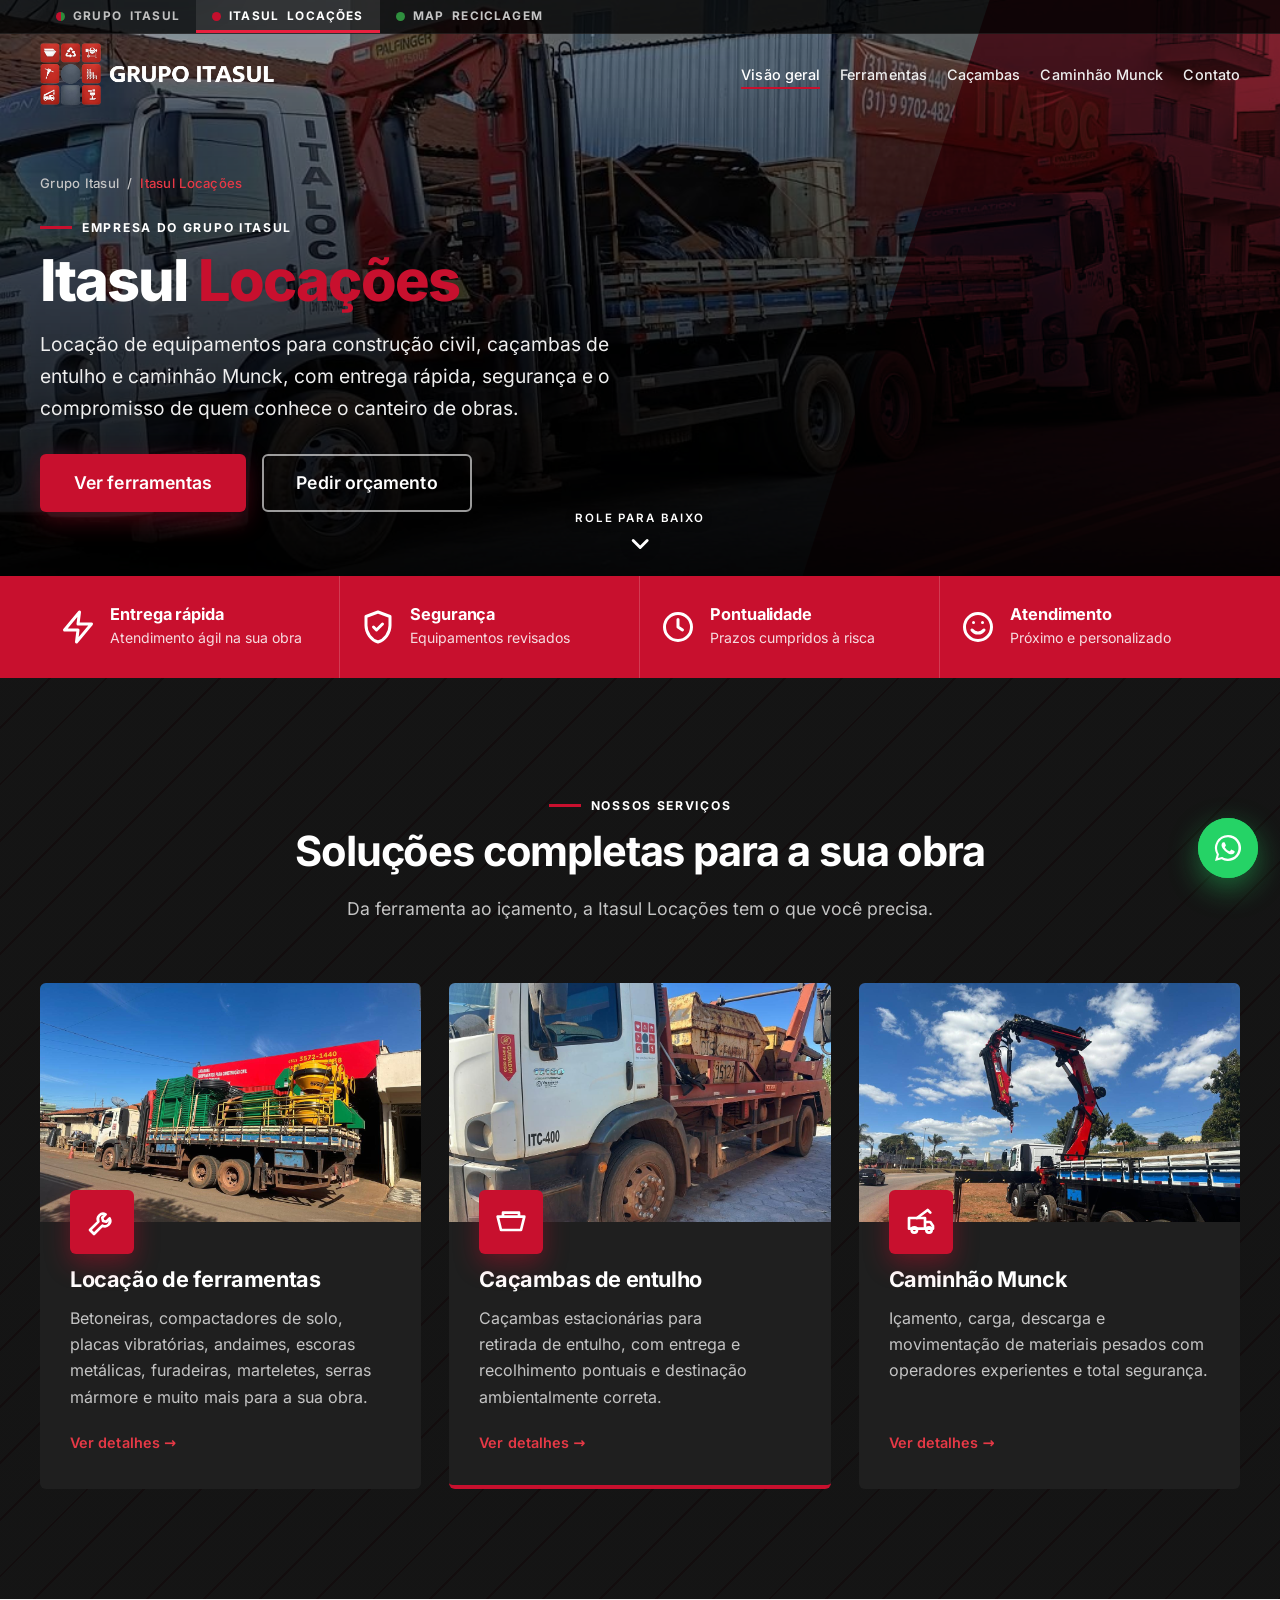
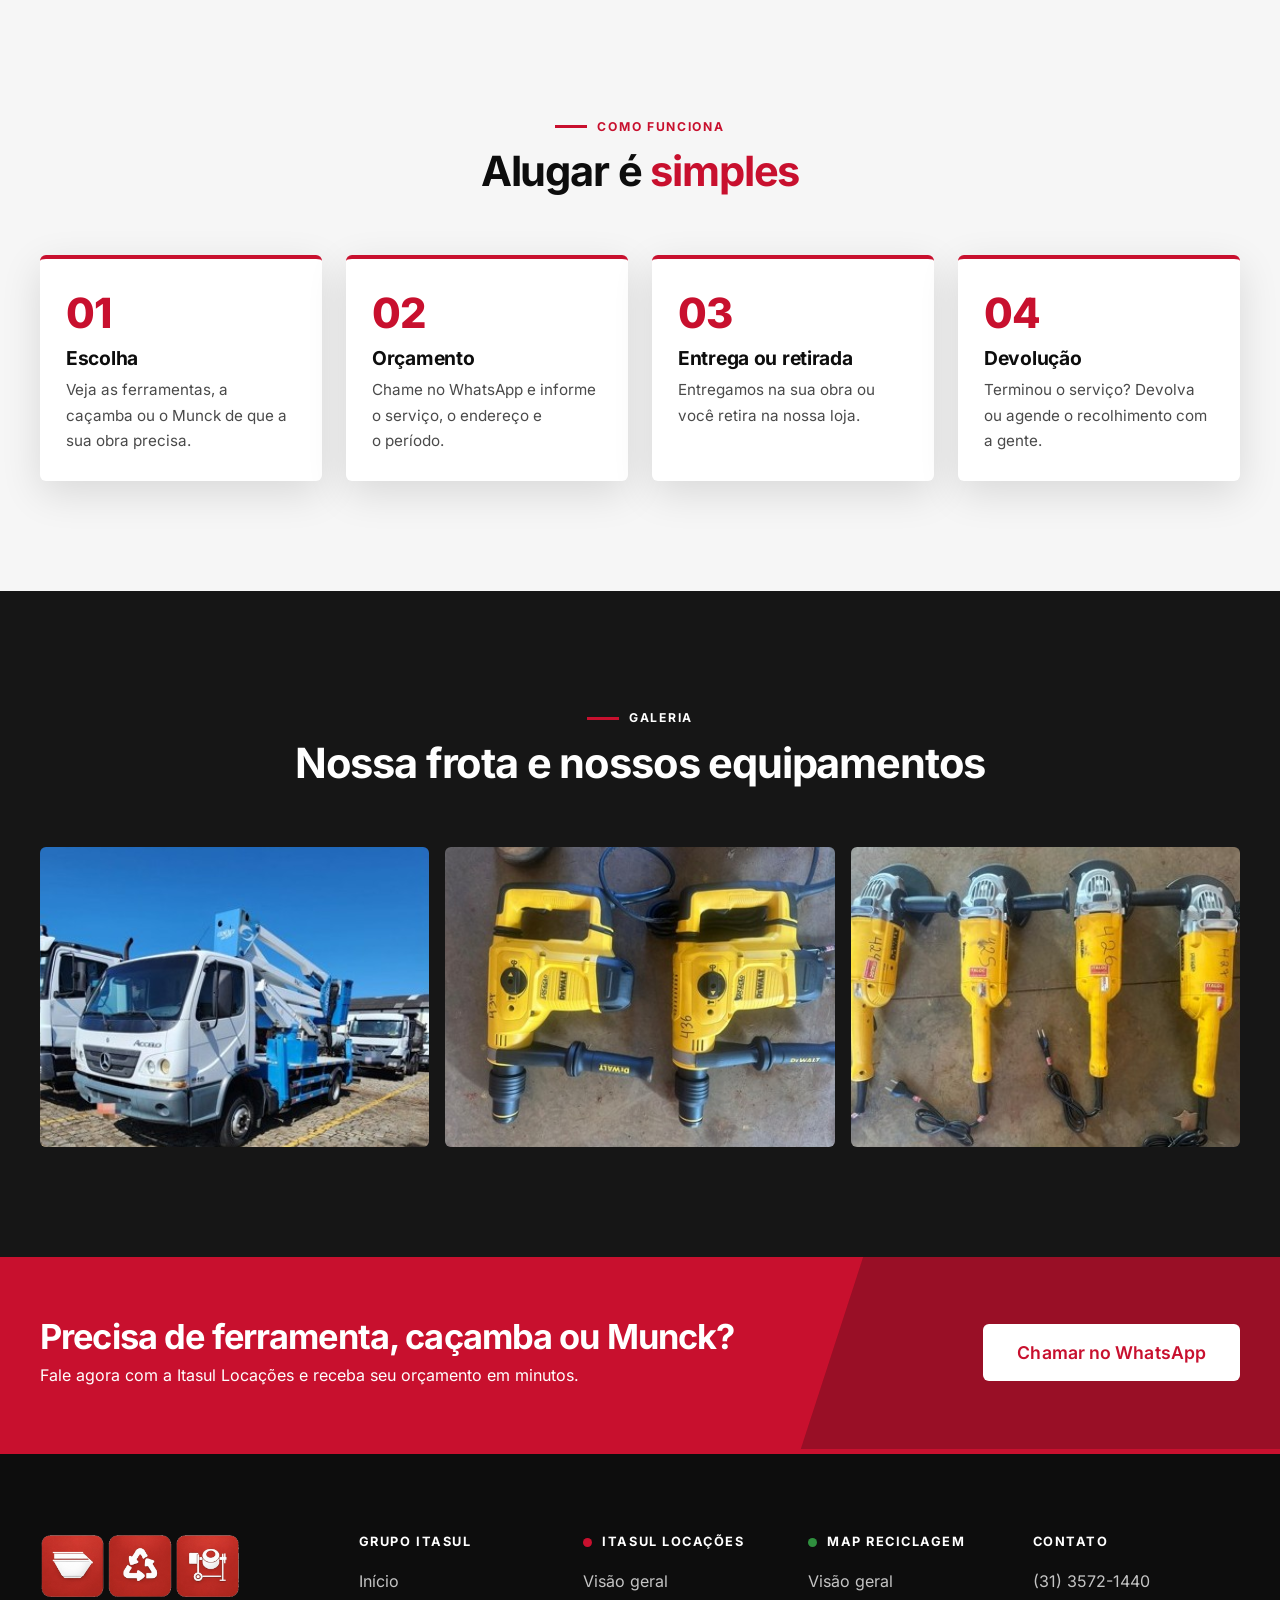
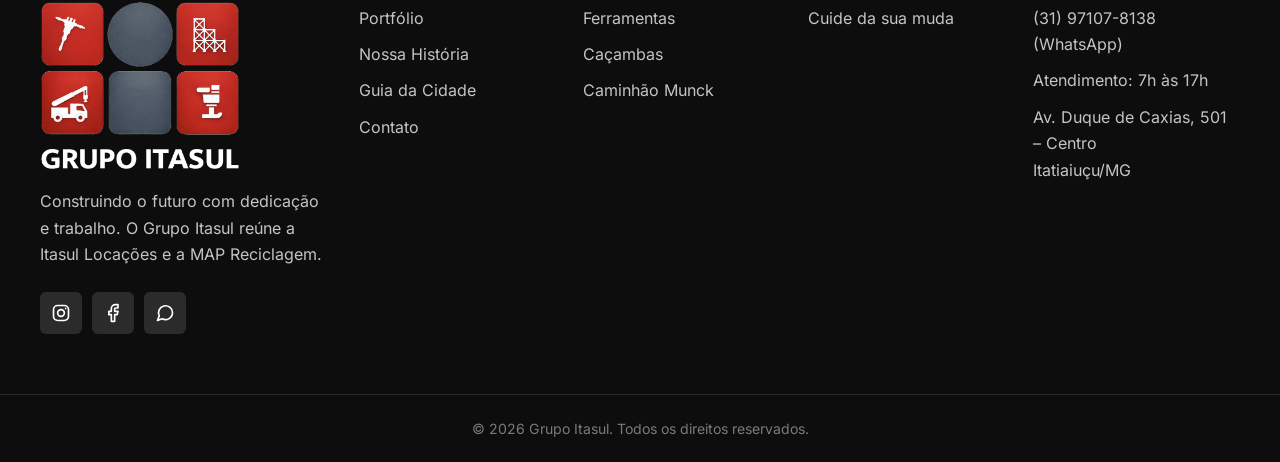
<file: locacoes.html>
<!DOCTYPE html>
<html lang="pt-BR" class="no-js">
<head>
  <meta charset="UTF-8">
  <meta name="viewport" content="width=device-width, initial-scale=1.0">
  <title>Itasul Locações | Grupo Itasul</title>
  <meta name="description" content="Itasul Locações: locação de equipamentos para construção civil, caçambas de entulho e caminhão Munck. Entrega rápida e equipamentos revisados.">
  <meta name="theme-color" content="#c8102e">

  <link rel="canonical" href="https://grupoitasul.com.br/locacoes.html">
  <meta property="og:type" content="website">
  <meta property="og:site_name" content="Grupo Itasul">
  <meta property="og:locale" content="pt_BR">
  <meta property="og:title" content="Itasul Locações | Grupo Itasul">
  <meta property="og:description" content="Itasul Locações: locação de equipamentos para construção civil, caçambas de entulho e caminhão Munck. Entrega rápida e equipamentos revisados.">
  <meta property="og:url" content="https://grupoitasul.com.br/locacoes.html">
  <meta property="og:image" content="https://grupoitasul.com.br/assets/img/og-portfolio.jpg">
  <meta name="twitter:card" content="summary_large_image">
  <link rel="icon" href="assets/img/favicon.png">
  <link rel="preload" href="assets/fonts/inter-latin-wght-normal.woff2" as="font" type="font/woff2" crossorigin>
  <link rel="stylesheet" href="assets/css/style.css">
</head>
<body class="theme-loc">

  <!-- ============ CABEÇALHO / MENU (gerado por tools/atualizar-paginas.py) ============ -->
  <header class="header" id="header">
    <a class="skip" href="#conteudo">Pular para o conteúdo</a>
    <div class="company-bar" aria-label="Empresas do grupo">
      <div class="container company-bar__inner">
        <a href="index.html" class="cb cb--grupo"><i class="dot dot--grupo"></i>Grupo<span class="cb__long"> Itasul</span></a>
        <a href="locacoes.html" class="cb cb--loc is-active" aria-current="true"><i class="dot dot--loc"></i><span class="cb__long">Itasul </span>Locações</a>
        <a href="map.html" class="cb cb--map"><i class="dot dot--map"></i>MAP<span class="cb__long"> Reciclagem</span></a>
      </div>
    </div>
    <div class="container header__inner">
      <a href="index.html" class="brand" aria-label="Grupo Itasul - início">
        <img class="brand__logo" src="assets/img/logo-horizontal-branca.png" alt="Grupo Itasul"
             onload="this.parentNode.classList.add('has-logo')" onerror="this.remove()">
        <span class="brand__text"><span class="brand__mark">G</span><span>Grupo <strong>Itasul</strong></span></span>
      </a>

      <nav class="nav" id="nav" aria-label="Menu principal">
        <ul class="nav__list">
          <li><a href="locacoes.html" class="nav__link active" aria-current="page">Visão geral</a></li>
          <li><a href="ferramentas.html" class="nav__link">Ferramentas</a></li>
          <li><a href="cacambas.html" class="nav__link">Caçambas</a></li>
          <li><a href="munck.html" class="nav__link">Caminhão Munck</a></li>
          <li><a href="#contato" class="nav__link">Contato</a></li>
        </ul>
        <a href="#" data-wa="Gostaria de um orçamento de locação." class="btn btn--primary nav__cta">Pedir orçamento</a>
      </nav>

      <button class="nav__toggle" id="navToggle" aria-label="Abrir menu" aria-expanded="false" aria-controls="nav">
        <span></span><span></span><span></span>
      </button>
    </div>
  </header>

  <main id="conteudo">

    <!-- ============ TOPO ============ -->
    <section class="page-hero">
      <div class="hero__bg" data-img="assets/img/locacoes-topo.jpg"></div>
      <div class="container page-hero__content">
        <nav class="breadcrumb" aria-label="Você está em"><a href="index.html">Grupo Itasul</a>/<span>Itasul Locações</span></nav>
        <span class="eyebrow eyebrow--light reveal">Empresa do Grupo Itasul</span>
        <h1 class="reveal">Itasul <span class="text-red">Locações</span></h1>
        <p class="reveal">Locação de equipamentos para construção civil, caçambas de entulho e caminhão Munck, com entrega rápida, segurança e o compromisso de quem conhece o canteiro de obras.</p>
        <div class="hero__actions reveal">
          <a href="ferramentas.html" class="btn btn--primary btn--lg">Ver ferramentas</a>
          <a href="#" data-wa="Gostaria de um orçamento de locação." class="btn btn--ghost btn--lg">Pedir orçamento</a>
        </div>
      </div>
    </section>

    <!-- ============ FAIXA DE DESTAQUES ============ -->
    <section class="highlights">
      <div class="container highlights__grid">
        <div class="highlight">
          <svg viewBox="0 0 24 24" aria-hidden="true"><path d="M13 2 3 14h9l-1 8 10-12h-9l1-8z"/></svg>
          <div><strong>Entrega rápida</strong><span>Atendimento ágil na sua obra</span></div>
        </div>
        <div class="highlight">
          <svg viewBox="0 0 24 24" aria-hidden="true"><path d="M12 2 4 5v6c0 5 3.4 9.7 8 11 4.6-1.3 8-6 8-11V5l-8-3z"/><path d="m9 12 2 2 4-4"/></svg>
          <div><strong>Segurança</strong><span>Equipamentos revisados</span></div>
        </div>
        <div class="highlight">
          <svg viewBox="0 0 24 24" aria-hidden="true"><circle cx="12" cy="12" r="9"/><path d="M12 7v5l3 2"/></svg>
          <div><strong>Pontualidade</strong><span>Prazos cumpridos à risca</span></div>
        </div>
        <div class="highlight">
          <svg viewBox="0 0 24 24" aria-hidden="true"><path d="M3 12a9 9 0 1 0 18 0 9 9 0 0 0-18 0"/><path d="M8 14s1.5 2 4 2 4-2 4-2M9 9h.01M15 9h.01"/></svg>
          <div><strong>Atendimento</strong><span>Próximo e personalizado</span></div>
        </div>
      </div>
    </section>

    <!-- ============ SERVIÇOS ============ -->
    <section class="section services" id="servicos">
      <div class="container">
        <div class="section__head reveal">
          <span class="eyebrow eyebrow--light">Nossos serviços</span>
          <h2 class="section__title section__title--light">Soluções completas para a sua obra</h2>
          <p class="section__lead">Da ferramenta ao içamento, a Itasul Locações tem o que você precisa.</p>
        </div>

        <div class="services__grid">
          <article class="service reveal">
            <div class="img-slot service__img" data-img="assets/img/servico-equipamentos.jpg" role="img" aria-label="Equipamentos para construção civil"></div>
            <div class="service__body">
              <div class="service__icon">
                <svg viewBox="0 0 24 24" aria-hidden="true"><path d="M14.7 6.3a4 4 0 0 0-5.4 5.4L3 18l3 3 6.3-6.3a4 4 0 0 0 5.4-5.4l-2.5 2.5-2.4-.6-.6-2.4 2.5-2.5z"/></svg>
              </div>
              <h3>Locação de ferramentas</h3>
              <p>Betoneiras, compactadores de solo, placas vibratórias, andaimes, escoras metálicas, furadeiras, marteletes, serras mármore e muito mais para a sua obra.</p>
              <a href="ferramentas.html" class="service__link">Ver detalhes <span>→</span></a>
            </div>
          </article>

          <article class="service service--featured reveal">
            <div class="img-slot service__img" data-img="assets/img/servico-cacambas.jpg" role="img" aria-label="Caçambas de entulho"></div>
            <div class="service__body">
              <div class="service__icon">
                <svg viewBox="0 0 24 24" aria-hidden="true"><path d="M2 8h20l-2.5 10h-15L2 8z"/><path d="M6 8V5h12v3"/></svg>
              </div>
              <h3>Caçambas de entulho</h3>
              <p>Caçambas estacionárias para retirada de entulho, com entrega e recolhimento pontuais e destinação ambientalmente correta.</p>
              <a href="cacambas.html" class="service__link">Ver detalhes <span>→</span></a>
            </div>
          </article>

          <article class="service reveal">
            <div class="img-slot service__img" data-img="assets/img/servico-munck.jpg" role="img" aria-label="Caminhão Munck"></div>
            <div class="service__body">
              <div class="service__icon">
                <svg viewBox="0 0 24 24" aria-hidden="true"><path d="M3 17h12V9H3v8zM15 12h4l2 3v2h-6"/><circle cx="7" cy="18" r="2"/><circle cx="18" cy="18" r="2"/><path d="M9 9 17 3l2 2"/></svg>
              </div>
              <h3>Caminhão Munck</h3>
              <p>Içamento, carga, descarga e movimentação de materiais pesados com operadores experientes e total segurança.</p>
              <a href="munck.html" class="service__link">Ver detalhes <span>→</span></a>
            </div>
          </article>
        </div>
      </div>
    </section>

    <!-- ============ COMO FUNCIONA ============ -->
    <section class="section section--gray">
      <div class="container">
        <div class="section__head reveal">
          <span class="eyebrow">Como funciona</span>
          <h2 class="section__title">Alugar é <span class="text-red">simples</span></h2>
        </div>
        <div class="steps">
          <div class="step reveal"><h3>Escolha</h3><p>Veja as ferramentas, a caçamba ou o Munck de que a sua obra precisa.</p></div>
          <div class="step reveal"><h3>Orçamento</h3><p>Chame no WhatsApp e informe o serviço, o endereço e o período.</p></div>
          <div class="step reveal"><h3>Entrega ou retirada</h3><p>Entregamos na sua obra ou você retira na nossa loja.</p></div>
          <div class="step reveal"><h3>Devolução</h3><p>Terminou o serviço? Devolva ou agende o recolhimento com a gente.</p></div>
        </div>
      </div>
    </section>

    <!-- ============ GALERIA ============ -->
    <!-- Para acrescentar fotos, copie um <button class="gallery__item"> e salve a imagem em assets/img -->
    <section class="section gallery" id="galeria">
      <div class="container">
        <div class="section__head reveal">
          <span class="eyebrow eyebrow--light">Galeria</span>
          <h2 class="section__title section__title--light">Nossa frota e nossos equipamentos</h2>
        </div>
        <div class="gallery__grid gallery__grid--3">
          <button class="gallery__item img-slot" data-img="assets/img/frota-cesto-aereo.jpg" aria-label="Ampliar foto: caminhão com cesto aéreo"></button>
          <button class="gallery__item img-slot" data-img="assets/img/frota-martelos.jpg" aria-label="Ampliar foto: marteletes rotativos"></button>
          <button class="gallery__item img-slot" data-img="assets/img/frota-esmerilhadeiras.jpg" aria-label="Ampliar foto: esmerilhadeiras"></button>
        </div>
      </div>
    </section>

    <!-- ============ CHAMADA / CONTATO ============ -->
    <section class="cta" id="contato">
      <div class="container cta__inner">
        <div>
          <h2>Precisa de ferramenta, caçamba ou Munck?</h2>
          <p>Fale agora com a Itasul Locações e receba seu orçamento em minutos.</p>
        </div>
        <a href="#" data-wa="Gostaria de um orçamento de locação." class="btn btn--white btn--lg">Chamar no WhatsApp</a>
      </div>
    </section>

  </main>

  <!-- ============ RODAPÉ (gerado por tools/atualizar-paginas.py) ============ -->
  <footer class="footer">
    <div class="container footer__grid">
      <div class="footer__brand">
        <a href="index.html" class="brand brand--footer" aria-label="Grupo Itasul">
          <img class="brand__logo" src="assets/img/logo-branca.png" alt="Grupo Itasul"
               onload="this.parentNode.classList.add('has-logo')" onerror="this.remove()">
          <span class="brand__text"><span class="brand__mark">G</span><span>Grupo <strong>Itasul</strong></span></span>
        </a>
        <p>Construindo o futuro com dedicação e trabalho. O Grupo Itasul reúne a Itasul Locações e a MAP Reciclagem.</p>
        <div class="social">
          <a href="#" aria-label="Instagram"><svg viewBox="0 0 24 24" aria-hidden="true"><rect x="3" y="3" width="18" height="18" rx="5"/><circle cx="12" cy="12" r="4"/><path d="M17.5 6.5h.01"/></svg></a>
          <a href="#" aria-label="Facebook"><svg viewBox="0 0 24 24" aria-hidden="true"><path d="M18 2h-3a5 5 0 0 0-5 5v3H7v4h3v8h4v-8h3l1-4h-4V7a1 1 0 0 1 1-1h3z"/></svg></a>
          <a href="https://wa.me/5500000000000" class="js-whatsapp" target="_blank" rel="noopener" aria-label="WhatsApp"><svg viewBox="0 0 24 24" aria-hidden="true"><path d="M21 11.5a8.4 8.4 0 0 1-12.4 7.4L3 21l2.1-5.5A8.4 8.4 0 1 1 21 11.5z"/></svg></a>
        </div>
      </div>
      <div>
        <h4>Grupo Itasul</h4>
        <ul>
          <li><a href="index.html">Início</a></li>
          <li><a href="portfolio.html">Portfólio</a></li>
          <li><a href="index.html#historia">Nossa História</a></li>
          <li><a href="contatos.html">Guia da Cidade</a></li>
          <li><a href="index.html#contato">Contato</a></li>
        </ul>
      </div>
      <div>
        <h4><i class="dot dot--loc"></i>Itasul Locações</h4>
        <ul>
          <li><a href="locacoes.html">Visão geral</a></li>
          <li><a href="ferramentas.html">Ferramentas</a></li>
          <li><a href="cacambas.html">Caçambas</a></li>
          <li><a href="munck.html">Caminhão Munck</a></li>
        </ul>
      </div>
      <div>
        <h4><i class="dot dot--map"></i>MAP Reciclagem</h4>
        <ul>
          <li><a href="map.html">Visão geral</a></li>
          <li><a href="mudas.html">Cuide da sua muda</a></li>
        </ul>
      </div>
      <div>
        <h4>Contato</h4>
        <ul>
          <li><a href="tel:+553135721440" data-contact="phone">(31) 3572-1440</a></li>
          <li><a href="#" data-contact="whatsapp">(31) 97107-8138</a> (WhatsApp)</li>
          <li>Atendimento: <span data-contact="hours">7h às 17h</span></li>
          <li><a href="mailto:contato@grupoitasul.com.br" data-contact="email">contato@grupoitasul.com.br</a></li>
          <li>Av. Duque de Caxias, 501 – Centro<br>Itatiaiuçu/MG</li>
        </ul>
      </div>
    </div>
    <div class="footer__bottom">
      <div class="container">© <span id="year"></span> Grupo Itasul. Todos os direitos reservados.</div>
    </div>
  </footer>

  <!-- Botão flutuante do WhatsApp -->
  <a href="https://wa.me/5500000000000" class="whatsapp-float js-whatsapp" target="_blank" rel="noopener" aria-label="Falar no WhatsApp">
    <svg viewBox="0 0 32 32" aria-hidden="true"><path fill="currentColor" d="M16 3a13 13 0 0 0-11.2 19.6L3 29l6.6-1.7A13 13 0 1 0 16 3zm0 23.7c-2 0-4-.5-5.7-1.6l-.4-.2-3.9 1 1-3.8-.3-.4A10.7 10.7 0 1 1 16 26.7zm5.9-8c-.3-.2-1.9-.9-2.2-1-.3-.1-.5-.2-.7.2l-1 1.2c-.2.2-.4.2-.7.1a8.8 8.8 0 0 1-4.4-3.8c-.3-.6.3-.5.9-1.7.1-.2 0-.4 0-.6l-1-2.4c-.3-.6-.5-.5-.7-.5h-.6a1.2 1.2 0 0 0-.9.4 3.6 3.6 0 0 0-1.1 2.7 6.3 6.3 0 0 0 1.3 3.3 14.4 14.4 0 0 0 5.5 4.9c2 .9 2.8.9 3.9.8.6-.1 1.9-.8 2.2-1.5.3-.8.3-1.4.2-1.5l-.5-.2z"/></svg>
  </a>

  <!-- Lightbox da galeria -->
  <div class="lightbox" id="lightbox" hidden>
    <button class="lightbox__close" aria-label="Fechar">×</button>
    <img alt="Foto ampliada">
  </div>

  <script src="assets/js/main.js"></script>
</body>
</html>
</file>
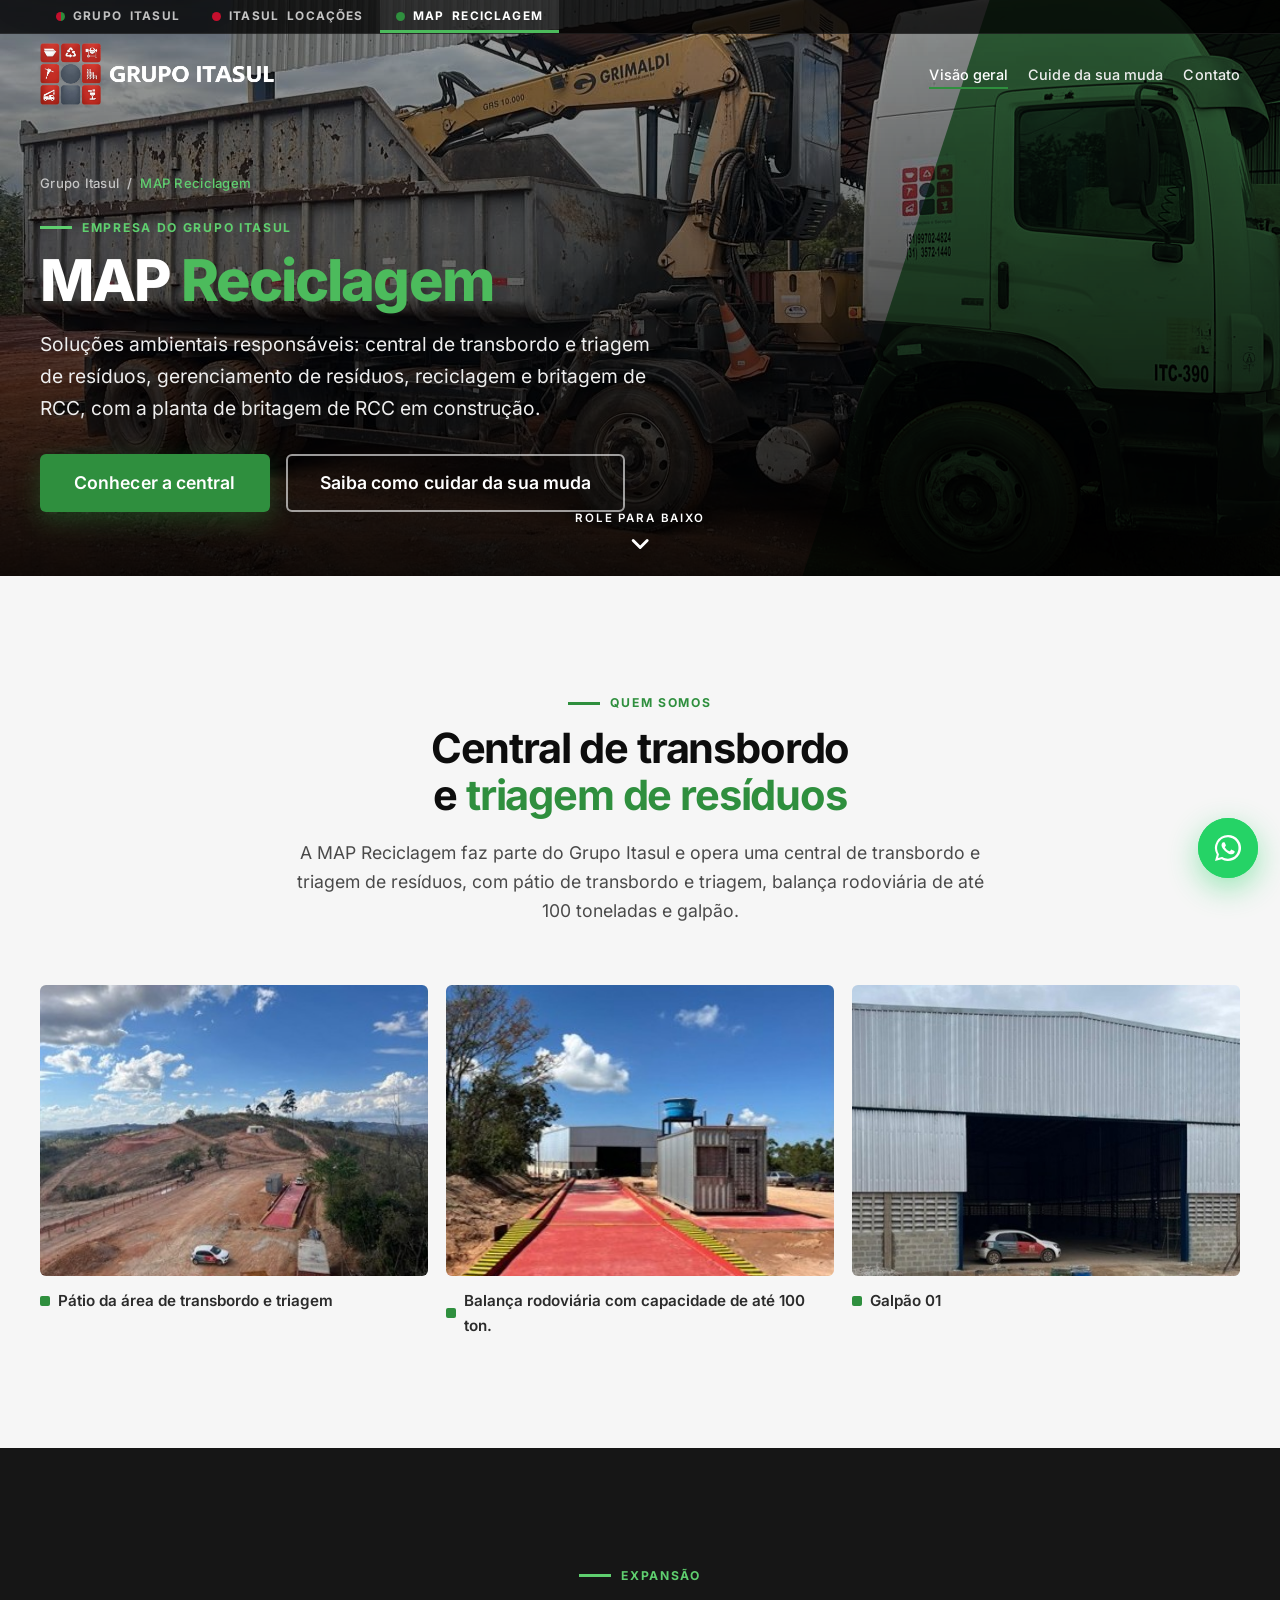
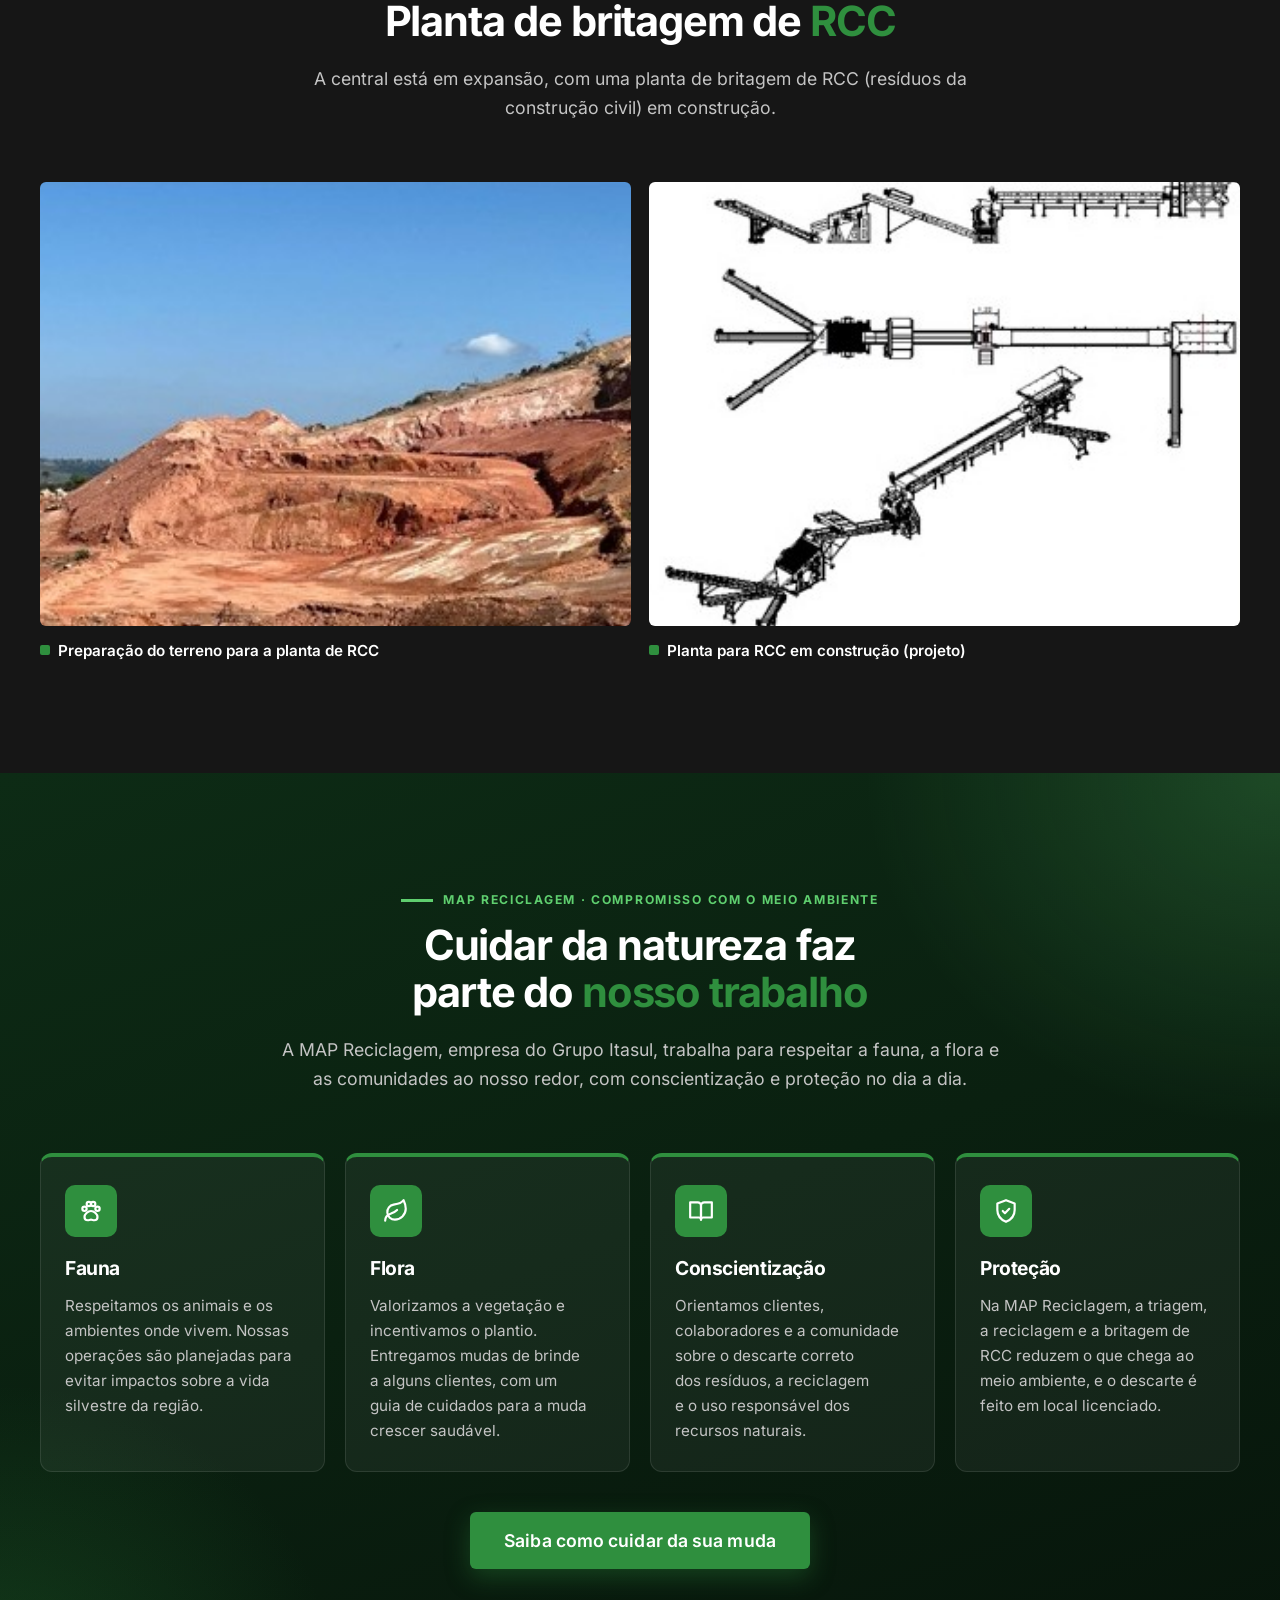
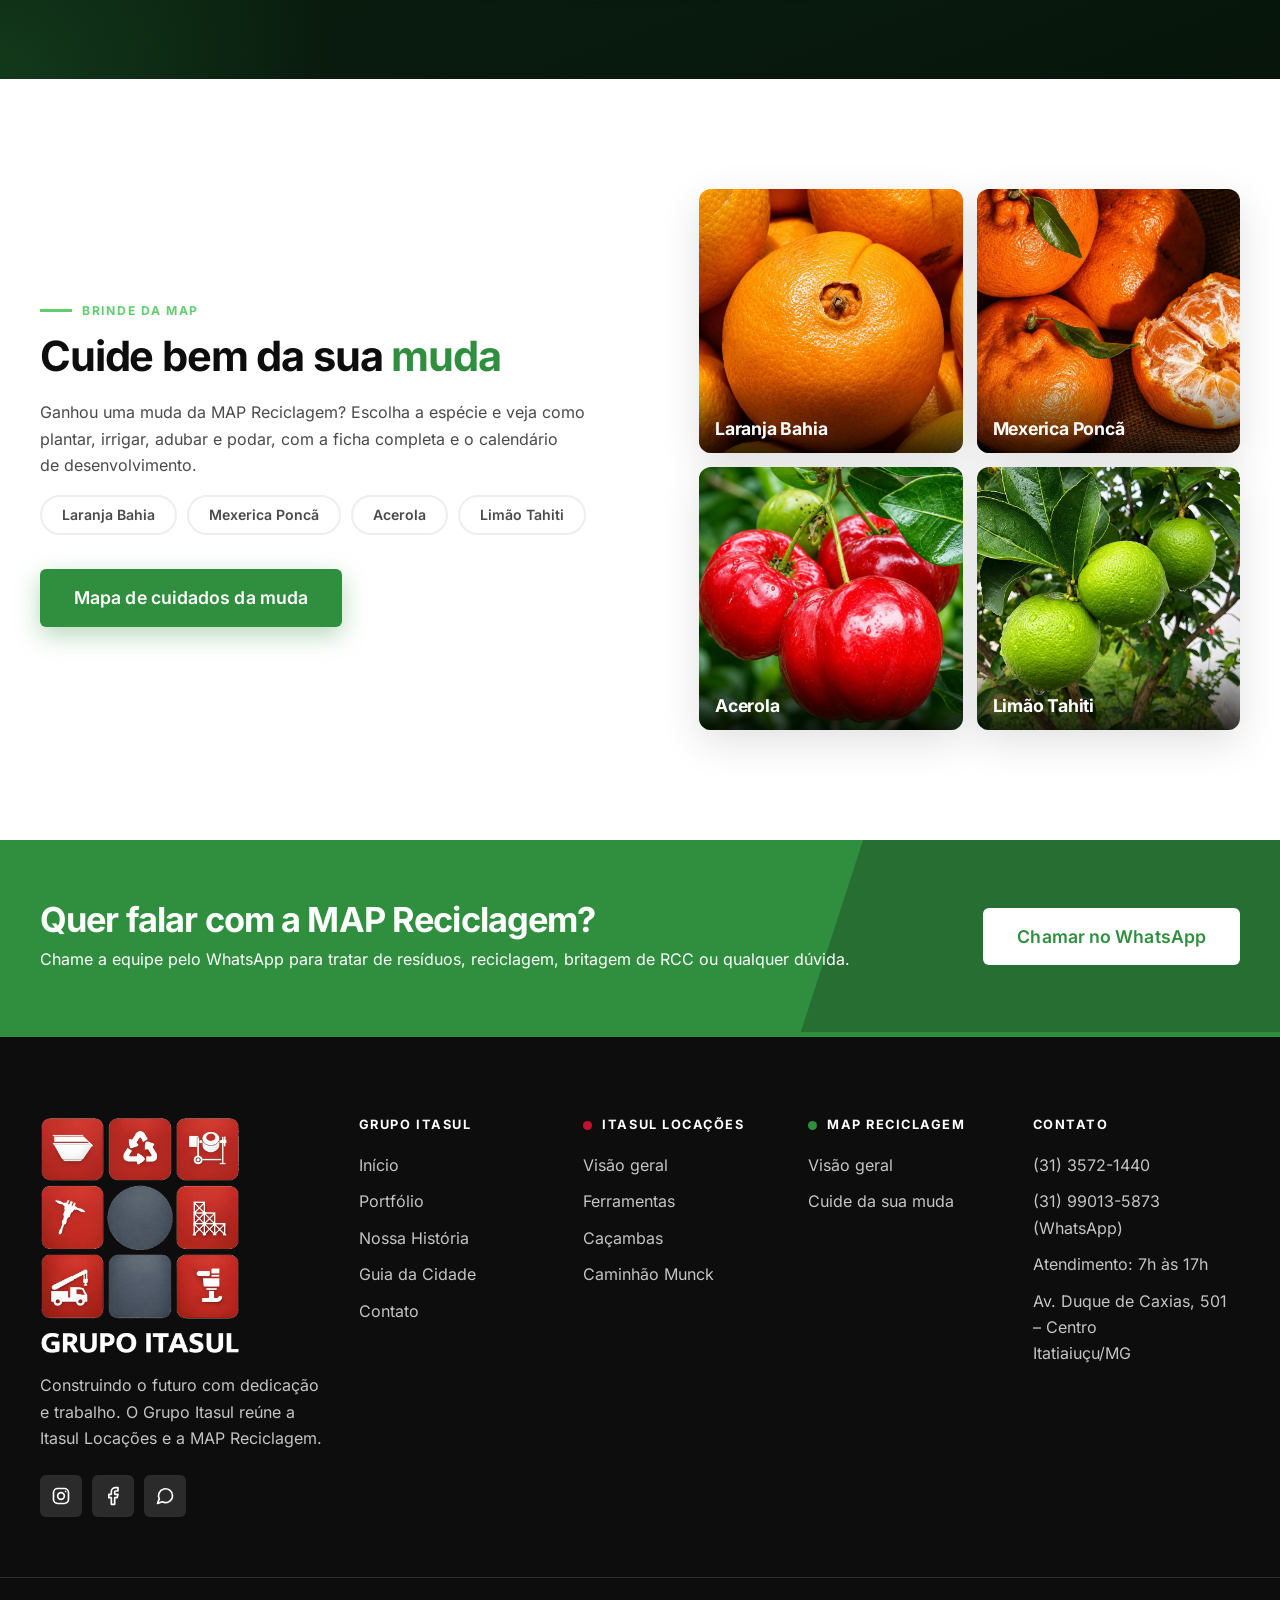
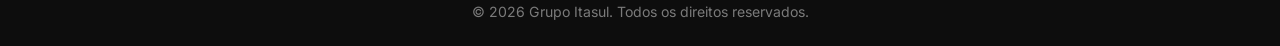
<file: map.html>
<!DOCTYPE html>
<html lang="pt-BR" class="no-js">
<head>
  <meta charset="UTF-8">
  <meta name="viewport" content="width=device-width, initial-scale=1.0">
  <title>MAP Reciclagem | Grupo Itasul</title>
  <meta name="description" content="MAP Reciclagem, empresa do Grupo Itasul: gerenciamento de resíduos, reciclagem e britagem de RCC.">
  <meta name="theme-color" content="#c8102e">

  <link rel="canonical" href="https://grupoitasul.com.br/map.html">
  <meta property="og:type" content="website">
  <meta property="og:site_name" content="Grupo Itasul">
  <meta property="og:locale" content="pt_BR">
  <meta property="og:title" content="MAP Reciclagem | Grupo Itasul">
  <meta property="og:description" content="MAP Reciclagem, empresa do Grupo Itasul: gerenciamento de resíduos, reciclagem e britagem de RCC.">
  <meta property="og:url" content="https://grupoitasul.com.br/map.html">
  <meta property="og:image" content="https://grupoitasul.com.br/assets/img/og-portfolio.jpg">
  <meta name="twitter:card" content="summary_large_image">
  <link rel="icon" href="assets/img/favicon.png">
  <link rel="preload" href="assets/fonts/inter-latin-wght-normal.woff2" as="font" type="font/woff2" crossorigin>
  <link rel="stylesheet" href="assets/css/style.css">
</head>
<body class="theme-map">

  <!-- ============ CABEÇALHO / MENU (gerado por tools/atualizar-paginas.py) ============ -->
  <header class="header" id="header">
    <a class="skip" href="#conteudo">Pular para o conteúdo</a>
    <div class="company-bar" aria-label="Empresas do grupo">
      <div class="container company-bar__inner">
        <a href="index.html" class="cb cb--grupo"><i class="dot dot--grupo"></i>Grupo<span class="cb__long"> Itasul</span></a>
        <a href="locacoes.html" class="cb cb--loc"><i class="dot dot--loc"></i><span class="cb__long">Itasul </span>Locações</a>
        <a href="map.html" class="cb cb--map is-active" aria-current="true"><i class="dot dot--map"></i>MAP<span class="cb__long"> Reciclagem</span></a>
      </div>
    </div>
    <div class="container header__inner">
      <a href="index.html" class="brand" aria-label="Grupo Itasul - início">
        <img class="brand__logo" src="assets/img/logo-horizontal-branca.png" alt="Grupo Itasul"
             onload="this.parentNode.classList.add('has-logo')" onerror="this.remove()">
        <span class="brand__text"><span class="brand__mark">G</span><span>Grupo <strong>Itasul</strong></span></span>
      </a>

      <nav class="nav" id="nav" aria-label="Menu principal">
        <ul class="nav__list">
          <li><a href="map.html" class="nav__link active" aria-current="page">Visão geral</a></li>
          <li><a href="mudas.html" class="nav__link">Cuide da sua muda</a></li>
          <li><a href="#contato" class="nav__link">Contato</a></li>
        </ul>
        <a href="#" data-wa="Gostaria de falar com a equipe." class="btn btn--primary nav__cta">Falar com a MAP</a>
      </nav>

      <button class="nav__toggle" id="navToggle" aria-label="Abrir menu" aria-expanded="false" aria-controls="nav">
        <span></span><span></span><span></span>
      </button>
    </div>
  </header>

  <main id="conteudo">

    <!-- ============ TOPO ============ -->
    <section class="page-hero page-hero--green">
      <div class="hero__bg" data-img="assets/img/map-topo.jpg"></div>
      <div class="container page-hero__content">
        <nav class="breadcrumb" aria-label="Você está em"><a href="index.html">Grupo Itasul</a>/<span>MAP Reciclagem</span></nav>
        <span class="eyebrow eyebrow--green reveal">Empresa do Grupo Itasul</span>
        <h1 class="reveal">MAP <span class="text-green">Reciclagem</span></h1>
        <p class="reveal">Soluções ambientais responsáveis: central de transbordo e triagem de resíduos, gerenciamento de resíduos, reciclagem e britagem de RCC, com a planta de britagem de RCC em construção.</p>
        <div class="hero__actions reveal">
          <a href="#central" class="btn btn--green btn--lg">Conhecer a central</a>
          <a href="cuidados-mudas.html" class="btn btn--ghost btn--lg">Saiba como cuidar da sua muda</a>
                  </div>
      </div>
    </section>

    <!-- ============ CENTRAL DE TRANSBORDO E TRIAGEM ============ -->
    <section class="section section--gray" id="central">
      <div class="container">
        <div class="section__head reveal">
          <span class="eyebrow eyebrow--green">Quem somos</span>
          <h2 class="section__title">Central de transbordo e <span class="text-red">triagem de resíduos</span></h2>
          <p class="section__lead section__lead--dark">A MAP Reciclagem faz parte do Grupo Itasul e opera uma central de transbordo e triagem de resíduos, com pátio de transbordo e triagem, balança rodoviária de até 100 toneladas e galpão.</p>
        </div>
        <div class="photo-block">
          <div class="photo-grid">
            <figure class="photo reveal">
              <div class="img-slot photo__img" data-img="assets/img/map-patio.jpg" data-zoom role="img" aria-label="Pátio da central de transbordo e triagem"></div>
              <figcaption>Pátio da área de transbordo e triagem</figcaption>
            </figure>
            <figure class="photo reveal">
              <div class="img-slot photo__img" data-img="assets/img/map-balanca.jpg" data-zoom role="img" aria-label="Balança rodoviária"></div>
              <figcaption>Balança rodoviária com capacidade de até 100 ton.</figcaption>
            </figure>
            <figure class="photo reveal">
              <div class="img-slot photo__img" data-img="assets/img/map-galpao.jpg" data-zoom role="img" aria-label="Galpão 01"></div>
              <figcaption>Galpão 01</figcaption>
            </figure>
          </div>
        </div>
      </div>
    </section>

    <!-- ============ EXPANSÃO: PLANTA DE RCC ============ -->
    <section class="section section--dark" id="expansao">
      <div class="container">
        <div class="section__head reveal">
          <span class="eyebrow eyebrow--green">Expansão</span>
          <h2 class="section__title">Planta de britagem de <span class="text-red">RCC</span></h2>
          <p class="section__lead">A central está em expansão, com uma planta de britagem de RCC (resíduos da construção civil) em construção.</p>
        </div>
        <div class="photo-block">
          <div class="photo-grid photo-grid--2">
            <figure class="photo reveal">
              <div class="img-slot photo__img" data-img="assets/img/map-terreno.jpg" data-zoom role="img" aria-label="Preparação do terreno para a planta de RCC"></div>
              <figcaption>Preparação do terreno para a planta de RCC</figcaption>
            </figure>
            <figure class="photo photo--plan reveal">
              <div class="img-slot photo__img" data-img="assets/img/map-planta-rcc.jpg" data-zoom role="img" aria-label="Projeto da planta de RCC"></div>
              <figcaption>Planta para RCC em construção (projeto)</figcaption>
            </figure>
          </div>
        </div>
      </div>
    </section>

    <!-- ============ COMPROMISSO COM O MEIO AMBIENTE ============ -->
    <section class="section eco" id="meio-ambiente">
      <div class="container">
        <div class="section__head reveal">
          <span class="eyebrow eyebrow--green">MAP Reciclagem · Compromisso com o meio ambiente</span>
          <h2 class="section__title section__title--light">Cuidar da natureza faz parte do <span class="text-green">nosso trabalho</span></h2>
          <p class="section__lead">A MAP Reciclagem, empresa do Grupo Itasul, trabalha para respeitar a fauna, a flora e as comunidades ao nosso redor, com conscientização e proteção no dia a dia.</p>
        </div>
        <div class="eco__grid">
          <article class="eco__card reveal">
            <span class="eco__icon"><svg viewBox="0 0 24 24" aria-hidden="true"><circle cx="6" cy="10" r="2"/><circle cx="10" cy="5.5" r="2"/><circle cx="14" cy="5.5" r="2"/><circle cx="18" cy="10" r="2"/><path d="M12 12c-3 0-6 3-6 5.5 0 2 1.5 3 3 3 1 0 2-.5 3-.5s2 .5 3 .5c1.5 0 3-1 3-3C18 15 15 12 12 12z"/></svg></span>
            <h3>Fauna</h3>
            <p>Respeitamos os animais e os ambientes onde vivem. Nossas operações são planejadas para evitar impactos sobre a vida silvestre da região.</p>
          </article>
          <article class="eco__card reveal">
            <span class="eco__icon"><svg viewBox="0 0 24 24" aria-hidden="true"><path d="M11 20A7 7 0 0 1 9.8 6.1C15.5 5 17 4.5 19 2c1 2 2 4.2 2 8 0 5.5-4.8 10-10 10z"/><path d="M2 21c0-3 1.9-5.5 5-6.5C9 13.7 11 13 13 11"/></svg></span>
            <h3>Flora</h3>
            <p>Valorizamos a vegetação e incentivamos o plantio. Entregamos mudas de brinde a alguns clientes, com um guia de cuidados para a muda crescer saudável.</p>
          </article>
          <article class="eco__card reveal">
            <span class="eco__icon"><svg viewBox="0 0 24 24" aria-hidden="true"><path d="M2 4h7a3 3 0 0 1 3 3v13a2 2 0 0 0-2-2H2z"/><path d="M22 4h-7a3 3 0 0 0-3 3v13a2 2 0 0 1 2-2h8z"/></svg></span>
            <h3>Conscientização</h3>
            <p>Orientamos clientes, colaboradores e a comunidade sobre o descarte correto dos resíduos, a reciclagem e o uso responsável dos recursos naturais.</p>
          </article>
          <article class="eco__card reveal">
            <span class="eco__icon"><svg viewBox="0 0 24 24" aria-hidden="true"><path d="M12 2l8 3v6c0 5-3.5 9-8 11-4.5-2-8-6-8-11V5z"/><path d="m9 12 2 2 4-4"/></svg></span>
            <h3>Proteção</h3>
            <p>Na MAP Reciclagem, a triagem, a reciclagem e a britagem de RCC reduzem o que chega ao meio ambiente, e o descarte é feito em local licenciado.</p>
          </article>
        </div>
        <p class="eco__cta reveal"><a href="mudas.html" class="btn btn--green btn--lg">Saiba como cuidar da sua muda</a></p>
      </div>
    </section>

    <!-- ============ MUDAS ============ -->
    <section class="section" id="mudas">
      <div class="container split">
        <div class="reveal">
          <span class="eyebrow eyebrow--green">Brinde da MAP</span>
          <h2 class="section__title">Cuide bem da sua <span class="text-green">muda</span></h2>
          <p>Ganhou uma muda da MAP Reciclagem? Escolha a espécie e veja como plantar, irrigar, adubar e podar, com a ficha completa e o calendário de desenvolvimento.</p>
          <div class="filters filters--left"><a class="filter" href="mudas.html#laranja-bahia">Laranja Bahia</a><a class="filter" href="mudas.html#mexerica-ponca">Mexerica Poncã</a><a class="filter" href="mudas.html#acerola">Acerola</a><a class="filter" href="mudas.html#limao-tahiti">Limão Tahiti</a></div>
          <a href="cuidados-mudas.html" class="btn btn--green btn--lg">Mapa de cuidados da muda</a>
        </div>
        <div class="mtiles">
          <a class="mtile reveal" href="mudas.html#laranja-bahia">
            <span class="img-slot mtile__img" data-img="assets/img/muda-laranja-bahia.jpg"></span>
            <strong>Laranja Bahia</strong>
          </a>
          <a class="mtile reveal" href="mudas.html#mexerica-ponca">
            <span class="img-slot mtile__img" data-img="assets/img/muda-mexerica-ponca.jpg"></span>
            <strong>Mexerica Poncã</strong>
          </a>
          <a class="mtile reveal" href="mudas.html#acerola">
            <span class="img-slot mtile__img" data-img="assets/img/muda-acerola.jpg"></span>
            <strong>Acerola</strong>
          </a>
          <a class="mtile reveal" href="mudas.html#limao-tahiti">
            <span class="img-slot mtile__img" data-img="assets/img/muda-limao-tahiti.jpg"></span>
            <strong>Limão Tahiti</strong>
          </a>
        </div>
      </div>
    </section>

    <!-- ============ CHAMADA / CONTATO ============ -->
    <section class="cta" id="contato">
      <div class="container cta__inner">
        <div>
          <h2>Quer falar com a MAP Reciclagem?</h2>
          <p>Chame a equipe pelo WhatsApp para tratar de resíduos, reciclagem, britagem de RCC ou qualquer dúvida.</p>
        </div>
        <a href="#" data-wa="Gostaria de falar com a equipe." class="btn btn--white btn--lg">Chamar no WhatsApp</a>
      </div>
    </section>

  </main>

  <!-- ============ RODAPÉ (gerado por tools/atualizar-paginas.py) ============ -->
  <footer class="footer">
    <div class="container footer__grid">
      <div class="footer__brand">
        <a href="index.html" class="brand brand--footer" aria-label="Grupo Itasul">
          <img class="brand__logo" src="assets/img/logo-branca.png" alt="Grupo Itasul"
               onload="this.parentNode.classList.add('has-logo')" onerror="this.remove()">
          <span class="brand__text"><span class="brand__mark">G</span><span>Grupo <strong>Itasul</strong></span></span>
        </a>
        <p>Construindo o futuro com dedicação e trabalho. O Grupo Itasul reúne a Itasul Locações e a MAP Reciclagem.</p>
        <div class="social">
          <a href="#" aria-label="Instagram"><svg viewBox="0 0 24 24" aria-hidden="true"><rect x="3" y="3" width="18" height="18" rx="5"/><circle cx="12" cy="12" r="4"/><path d="M17.5 6.5h.01"/></svg></a>
          <a href="#" aria-label="Facebook"><svg viewBox="0 0 24 24" aria-hidden="true"><path d="M18 2h-3a5 5 0 0 0-5 5v3H7v4h3v8h4v-8h3l1-4h-4V7a1 1 0 0 1 1-1h3z"/></svg></a>
          <a href="https://wa.me/5500000000000" class="js-whatsapp" target="_blank" rel="noopener" aria-label="WhatsApp"><svg viewBox="0 0 24 24" aria-hidden="true"><path d="M21 11.5a8.4 8.4 0 0 1-12.4 7.4L3 21l2.1-5.5A8.4 8.4 0 1 1 21 11.5z"/></svg></a>
        </div>
      </div>
      <div>
        <h4>Grupo Itasul</h4>
        <ul>
          <li><a href="index.html">Início</a></li>
          <li><a href="portfolio.html">Portfólio</a></li>
          <li><a href="index.html#historia">Nossa História</a></li>
          <li><a href="contatos.html">Guia da Cidade</a></li>
          <li><a href="index.html#contato">Contato</a></li>
        </ul>
      </div>
      <div>
        <h4><i class="dot dot--loc"></i>Itasul Locações</h4>
        <ul>
          <li><a href="locacoes.html">Visão geral</a></li>
          <li><a href="ferramentas.html">Ferramentas</a></li>
          <li><a href="cacambas.html">Caçambas</a></li>
          <li><a href="munck.html">Caminhão Munck</a></li>
        </ul>
      </div>
      <div>
        <h4><i class="dot dot--map"></i>MAP Reciclagem</h4>
        <ul>
          <li><a href="map.html">Visão geral</a></li>
          <li><a href="mudas.html">Cuide da sua muda</a></li>
        </ul>
      </div>
      <div>
        <h4>Contato</h4>
        <ul>
          <li><a href="tel:+553135721440" data-contact="phone">(31) 3572-1440</a></li>
          <li><a href="#" data-contact="whatsapp">(31) 97107-8138</a> (WhatsApp)</li>
          <li>Atendimento: <span data-contact="hours">7h às 17h</span></li>
          <li><a href="mailto:contato@grupoitasul.com.br" data-contact="email">contato@grupoitasul.com.br</a></li>
          <li>Av. Duque de Caxias, 501 – Centro<br>Itatiaiuçu/MG</li>
        </ul>
      </div>
    </div>
    <div class="footer__bottom">
      <div class="container">© <span id="year"></span> Grupo Itasul. Todos os direitos reservados.</div>
    </div>
  </footer>

  <!-- Botão flutuante do WhatsApp -->
  <a href="https://wa.me/5500000000000" class="whatsapp-float js-whatsapp" target="_blank" rel="noopener" aria-label="Falar no WhatsApp">
    <svg viewBox="0 0 32 32" aria-hidden="true"><path fill="currentColor" d="M16 3a13 13 0 0 0-11.2 19.6L3 29l6.6-1.7A13 13 0 1 0 16 3zm0 23.7c-2 0-4-.5-5.7-1.6l-.4-.2-3.9 1 1-3.8-.3-.4A10.7 10.7 0 1 1 16 26.7zm5.9-8c-.3-.2-1.9-.9-2.2-1-.3-.1-.5-.2-.7.2l-1 1.2c-.2.2-.4.2-.7.1a8.8 8.8 0 0 1-4.4-3.8c-.3-.6.3-.5.9-1.7.1-.2 0-.4 0-.6l-1-2.4c-.3-.6-.5-.5-.7-.5h-.6a1.2 1.2 0 0 0-.9.4 3.6 3.6 0 0 0-1.1 2.7 6.3 6.3 0 0 0 1.3 3.3 14.4 14.4 0 0 0 5.5 4.9c2 .9 2.8.9 3.9.8.6-.1 1.9-.8 2.2-1.5.3-.8.3-1.4.2-1.5l-.5-.2z"/></svg>
  </a>


  <!-- Lightbox da galeria -->
  <div class="lightbox" id="lightbox" hidden>
    <button class="lightbox__close" aria-label="Fechar">×</button>
    <img alt="Foto ampliada">
  </div>

  <script src="assets/js/main.js"></script>
</body>
</html>
</file>
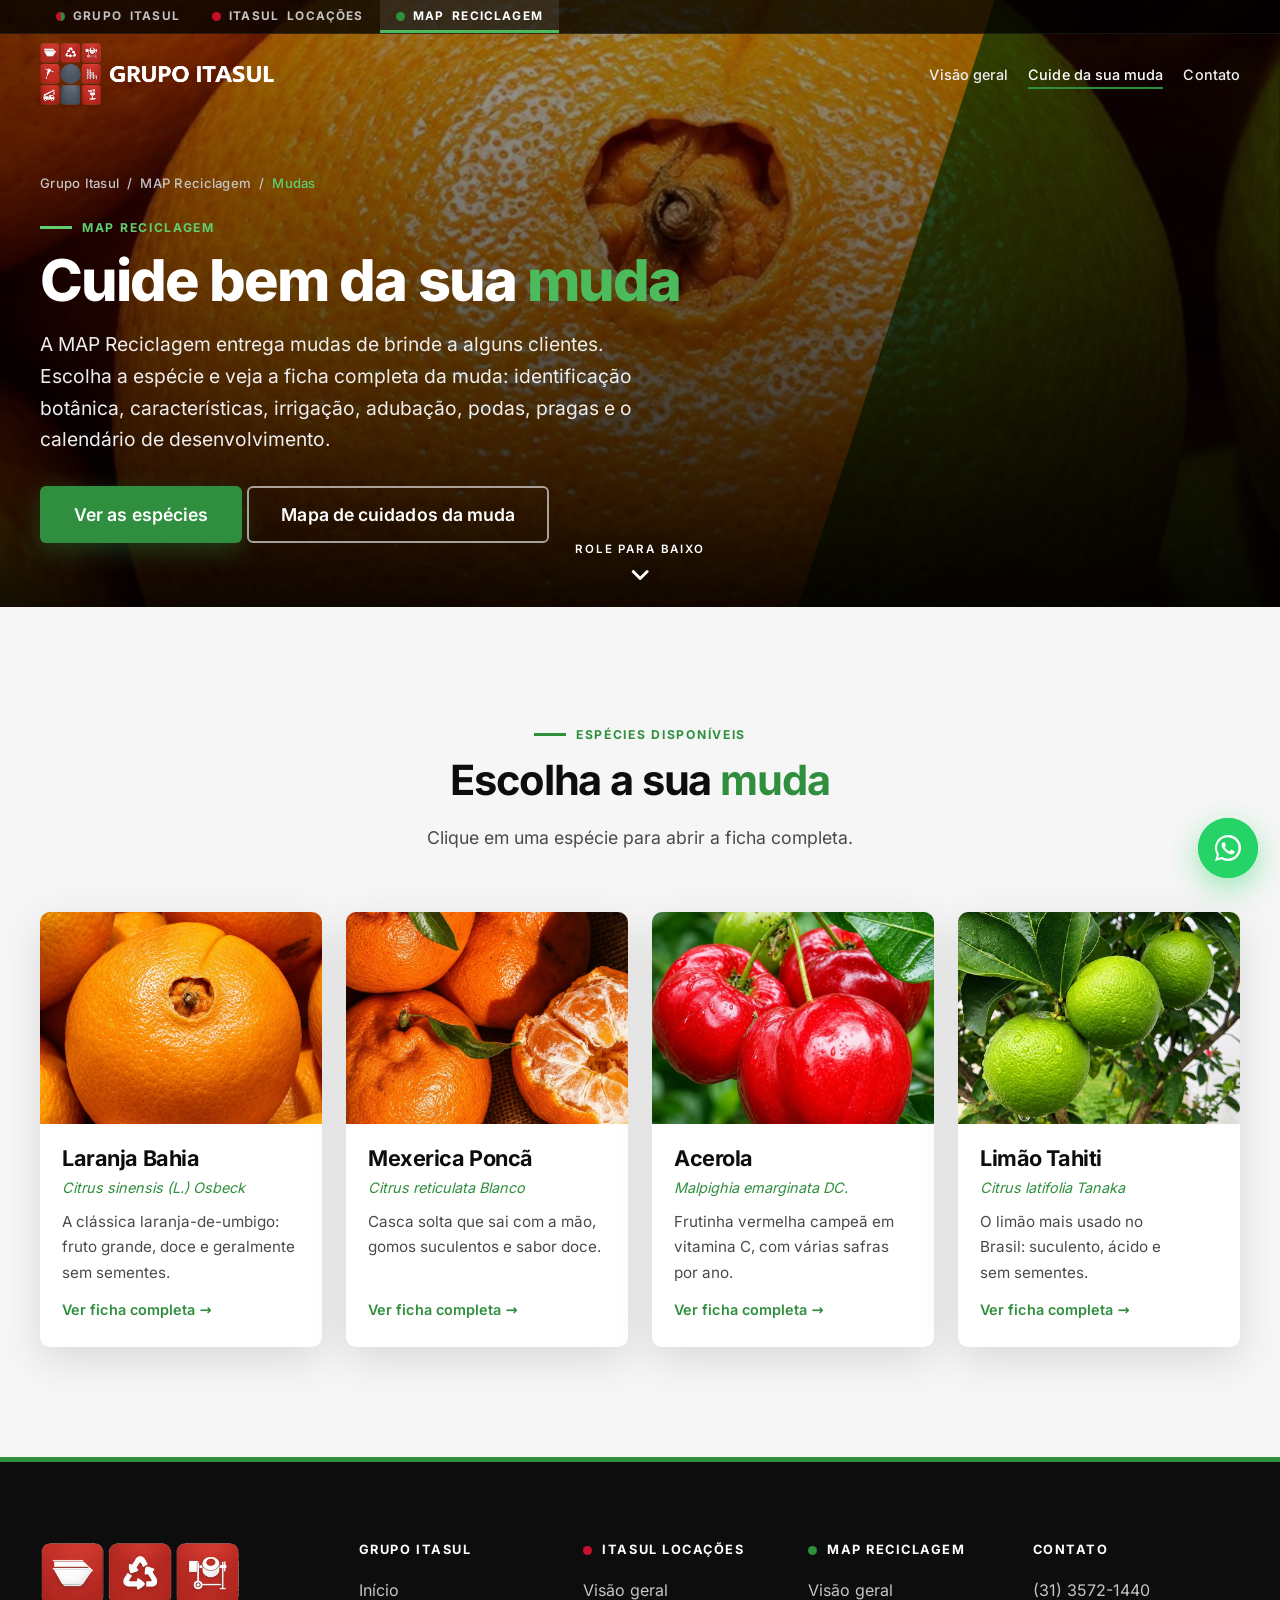
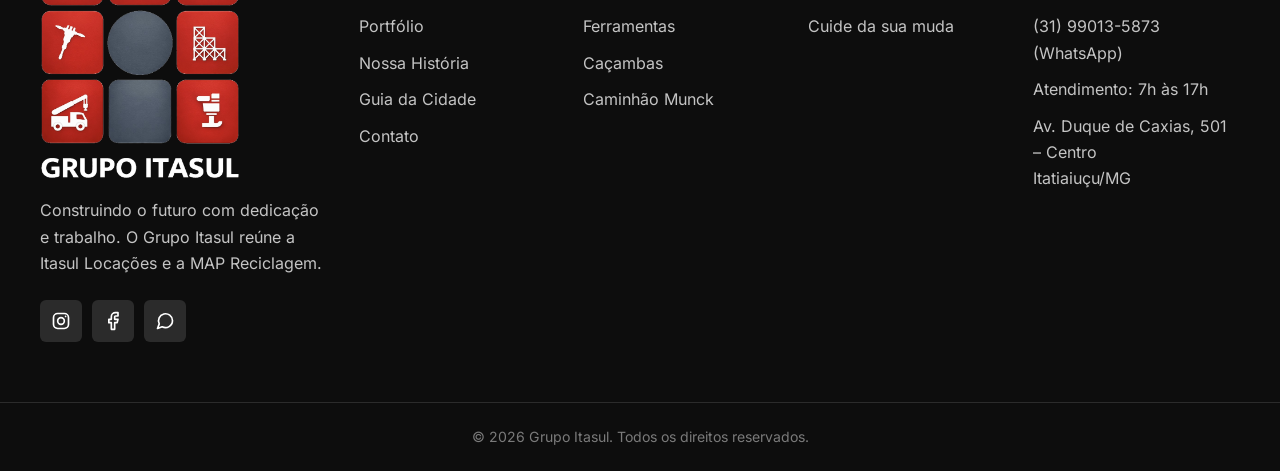
<file: mudas.html>
<!DOCTYPE html>
<html lang="pt-BR" class="no-js">
<head>
  <meta charset="UTF-8">
  <meta name="viewport" content="width=device-width, initial-scale=1.0">
  <title>Mudas Frutíferas | MAP Reciclagem · Grupo Itasul</title>
  <meta name="description" content="Mudas de mexerica Poncã, laranja Bahia, acerola e limão Tahiti: ficha técnica, identificação botânica, irrigação, adubação, podas, pragas e calendário de desenvolvimento.">
  <meta name="theme-color" content="#c8102e">

  <link rel="canonical" href="https://grupoitasul.com.br/mudas.html">
  <meta property="og:type" content="website">
  <meta property="og:site_name" content="Grupo Itasul">
  <meta property="og:locale" content="pt_BR">
  <meta property="og:title" content="Mudas Frutíferas | MAP Reciclagem · Grupo Itasul">
  <meta property="og:description" content="Mudas de mexerica Poncã, laranja Bahia, acerola e limão Tahiti: ficha técnica, identificação botânica, irrigação, adubação, podas, pragas e calendário de desenvolvimento.">
  <meta property="og:url" content="https://grupoitasul.com.br/mudas.html">
  <meta property="og:image" content="https://grupoitasul.com.br/assets/img/og-portfolio.jpg">
  <meta name="twitter:card" content="summary_large_image">
  <link rel="icon" href="assets/img/favicon.png">
  <link rel="preload" href="assets/fonts/inter-latin-wght-normal.woff2" as="font" type="font/woff2" crossorigin>
  <link rel="stylesheet" href="assets/css/style.css">
</head>
<body class="theme-map">

  <!-- ============ CABEÇALHO / MENU ============ -->
  <header class="header" id="header">
    <a class="skip" href="#conteudo">Pular para o conteúdo</a>
    <div class="company-bar" aria-label="Empresas do grupo">
      <div class="container company-bar__inner">
        <a href="index.html" class="cb cb--grupo"><i class="dot dot--grupo"></i>Grupo<span class="cb__long"> Itasul</span></a>
        <a href="locacoes.html" class="cb cb--loc"><i class="dot dot--loc"></i><span class="cb__long">Itasul </span>Locações</a>
        <a href="map.html" class="cb cb--map is-active" aria-current="true"><i class="dot dot--map"></i>MAP<span class="cb__long"> Reciclagem</span></a>
      </div>
    </div>
    <div class="container header__inner">
      <a href="index.html" class="brand" aria-label="Grupo Itasul - início">
        <img class="brand__logo" src="assets/img/logo-horizontal-branca.png" alt="Grupo Itasul"
             onload="this.parentNode.classList.add('has-logo')" onerror="this.remove()">
        <span class="brand__text"><span class="brand__mark">G</span><span>Grupo <strong>Itasul</strong></span></span>
      </a>

      <nav class="nav" id="nav" aria-label="Menu principal">
        <ul class="nav__list">
          <li><a href="map.html" class="nav__link">Visão geral</a></li>
          <li><a href="mudas.html" class="nav__link active" aria-current="page">Cuide da sua muda</a></li>
          <li><a href="map.html#contato" class="nav__link">Contato</a></li>
        </ul>
        <a href="#" data-wa="Gostaria de falar com a equipe." class="btn btn--primary nav__cta">Falar com a MAP</a>
      </nav>

      <button class="nav__toggle" id="navToggle" aria-label="Abrir menu" aria-expanded="false" aria-controls="nav">
        <span></span><span></span><span></span>
      </button>
    </div>
  </header>

  <main id="conteudo">

    <!-- ============ TOPO DA PÁGINA ============ -->
    <section class="page-hero page-hero--green">
      <div class="hero__bg" data-img="assets/img/mudas-topo.jpg"></div>
      <div class="container page-hero__content">
        <nav class="breadcrumb" aria-label="Você está em"><a href="index.html">Grupo Itasul</a>/<a href="map.html">MAP Reciclagem</a>/<span>Mudas</span></nav>
        <span class="eyebrow eyebrow--green reveal">MAP Reciclagem</span>
        <h1 class="reveal">Cuide bem da sua <span class="text-green">muda</span></h1>
        <p class="reveal">A MAP Reciclagem entrega mudas de brinde a alguns clientes. Escolha a espécie e veja a ficha completa da muda: identificação botânica, características, irrigação, adubação, podas, pragas e o calendário de desenvolvimento.</p>
        <a href="#especies" class="btn btn--green btn--lg reveal">Ver as espécies</a>
        <a href="cuidados-mudas.html" class="btn btn--ghost btn--lg reveal">Mapa de cuidados da muda</a>
      </div>
    </section>

    <!-- ============ ESPÉCIES ============ -->
    <!-- Dados das espécies: assets/js/mudas-dados.js · Fotos: assets/img/muda-*.jpg -->
    <section class="section section--gray" id="especies">
      <div class="container">
        <div class="section__head reveal">
          <span class="eyebrow eyebrow--green">Espécies disponíveis</span>
          <h2 class="section__title">Escolha a sua <span class="text-green">muda</span></h2>
          <p class="section__lead section__lead--dark">Clique em uma espécie para abrir a ficha completa.</p>
        </div>
        <div class="mudas-grid" id="mudasGrid"></div>
      </div>
    </section>

    <!-- ============ FICHA DA ESPÉCIE ============ -->
    <section class="section muda-section">
      <div class="container" id="mudaDetalhe" hidden></div>
    </section>

  </main>

  <!-- ============ RODAPÉ ============ -->
  <footer class="footer">
    <div class="container footer__grid">
      <div class="footer__brand">
        <a href="index.html" class="brand brand--footer" aria-label="Grupo Itasul">
          <img class="brand__logo" src="assets/img/logo-branca.png" alt="Grupo Itasul"
               onload="this.parentNode.classList.add('has-logo')" onerror="this.remove()">
          <span class="brand__text"><span class="brand__mark">G</span><span>Grupo <strong>Itasul</strong></span></span>
        </a>
        <p>Construindo o futuro com dedicação e trabalho. O Grupo Itasul reúne a Itasul Locações e a MAP Reciclagem.</p>
        <div class="social">
          <a href="#" aria-label="Instagram"><svg viewBox="0 0 24 24" aria-hidden="true"><rect x="3" y="3" width="18" height="18" rx="5"/><circle cx="12" cy="12" r="4"/><path d="M17.5 6.5h.01"/></svg></a>
          <a href="#" aria-label="Facebook"><svg viewBox="0 0 24 24" aria-hidden="true"><path d="M18 2h-3a5 5 0 0 0-5 5v3H7v4h3v8h4v-8h3l1-4h-4V7a1 1 0 0 1 1-1h3z"/></svg></a>
          <a href="https://wa.me/5500000000000" class="js-whatsapp" target="_blank" rel="noopener" aria-label="WhatsApp"><svg viewBox="0 0 24 24" aria-hidden="true"><path d="M21 11.5a8.4 8.4 0 0 1-12.4 7.4L3 21l2.1-5.5A8.4 8.4 0 1 1 21 11.5z"/></svg></a>
        </div>
      </div>
      <div>
        <h4>Grupo Itasul</h4>
        <ul>
          <li><a href="index.html">Início</a></li>
          <li><a href="portfolio.html">Portfólio</a></li>
          <li><a href="index.html#historia">Nossa História</a></li>
          <li><a href="contatos.html">Guia da Cidade</a></li>
          <li><a href="index.html#contato">Contato</a></li>
        </ul>
      </div>
      <div>
        <h4><i class="dot dot--loc"></i>Itasul Locações</h4>
        <ul>
          <li><a href="locacoes.html">Visão geral</a></li>
          <li><a href="ferramentas.html">Ferramentas</a></li>
          <li><a href="cacambas.html">Caçambas</a></li>
          <li><a href="munck.html">Caminhão Munck</a></li>
        </ul>
      </div>
      <div>
        <h4><i class="dot dot--map"></i>MAP Reciclagem</h4>
        <ul>
          <li><a href="map.html">Visão geral</a></li>
          <li><a href="mudas.html">Cuide da sua muda</a></li>
        </ul>
      </div>
      <div>
        <h4>Contato</h4>
        <ul>
          <li><a href="tel:+553135721440" data-contact="phone">(31) 3572-1440</a></li>
          <li><a href="#" data-contact="whatsapp">(31) 97107-8138</a> (WhatsApp)</li>
          <li>Atendimento: <span data-contact="hours">7h às 17h</span></li>
          <li><a href="mailto:contato@grupoitasul.com.br" data-contact="email">contato@grupoitasul.com.br</a></li>
          <li>Av. Duque de Caxias, 501 – Centro<br>Itatiaiuçu/MG</li>
        </ul>
      </div>
    </div>
    <div class="footer__bottom">
      <div class="container">© <span id="year"></span> Grupo Itasul. Todos os direitos reservados.</div>
    </div>
  </footer>

  <!-- Botão flutuante do WhatsApp -->
  <a href="https://wa.me/5500000000000" class="whatsapp-float js-whatsapp" target="_blank" rel="noopener" aria-label="Falar no WhatsApp">
    <svg viewBox="0 0 32 32" aria-hidden="true"><path fill="currentColor" d="M16 3a13 13 0 0 0-11.2 19.6L3 29l6.6-1.7A13 13 0 1 0 16 3zm0 23.7c-2 0-4-.5-5.7-1.6l-.4-.2-3.9 1 1-3.8-.3-.4A10.7 10.7 0 1 1 16 26.7zm5.9-8c-.3-.2-1.9-.9-2.2-1-.3-.1-.5-.2-.7.2l-1 1.2c-.2.2-.4.2-.7.1a8.8 8.8 0 0 1-4.4-3.8c-.3-.6.3-.5.9-1.7.1-.2 0-.4 0-.6l-1-2.4c-.3-.6-.5-.5-.7-.5h-.6a1.2 1.2 0 0 0-.9.4 3.6 3.6 0 0 0-1.1 2.7 6.3 6.3 0 0 0 1.3 3.3 14.4 14.4 0 0 0 5.5 4.9c2 .9 2.8.9 3.9.8.6-.1 1.9-.8 2.2-1.5.3-.8.3-1.4.2-1.5l-.5-.2z"/></svg>
  </a>

  <script src="assets/js/main.js"></script>
  <script src="assets/js/mudas-dados.js"></script>
  <script src="assets/js/mudas.js"></script>
</body>
</html>
</file>
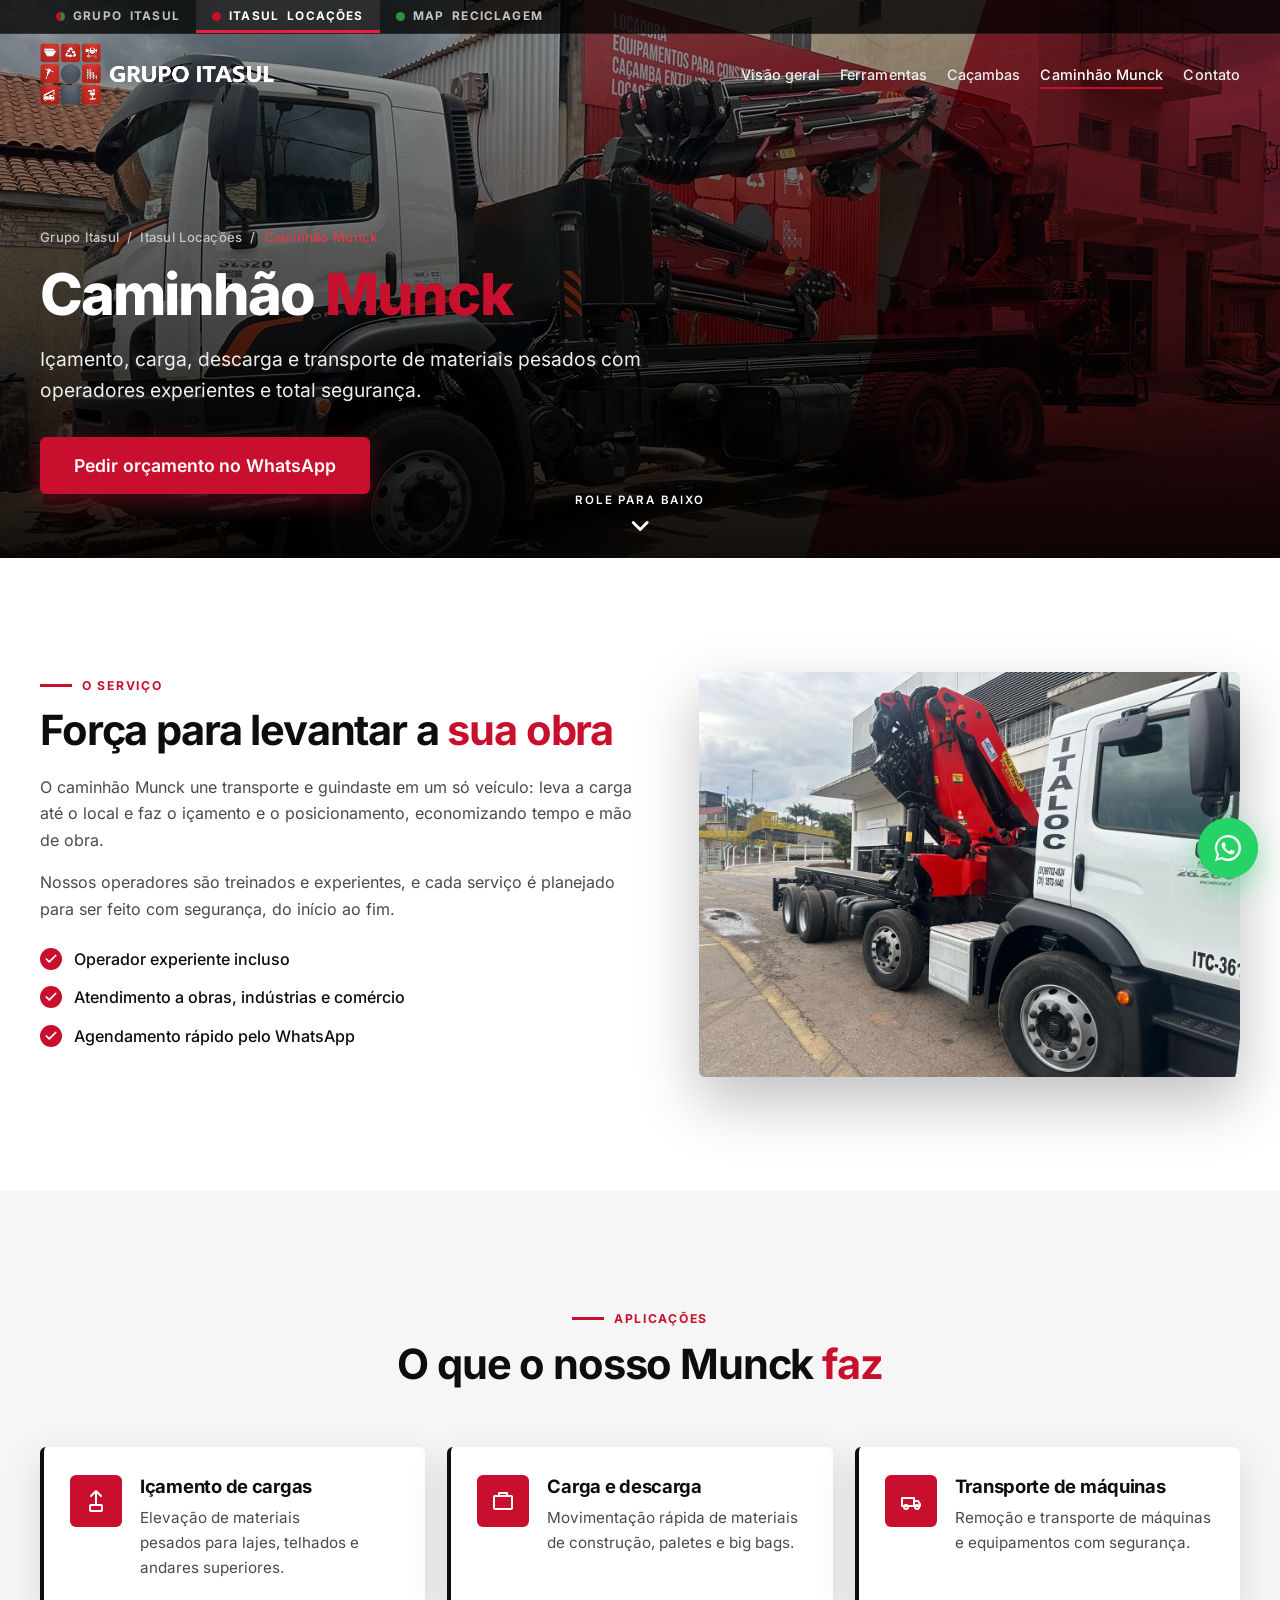
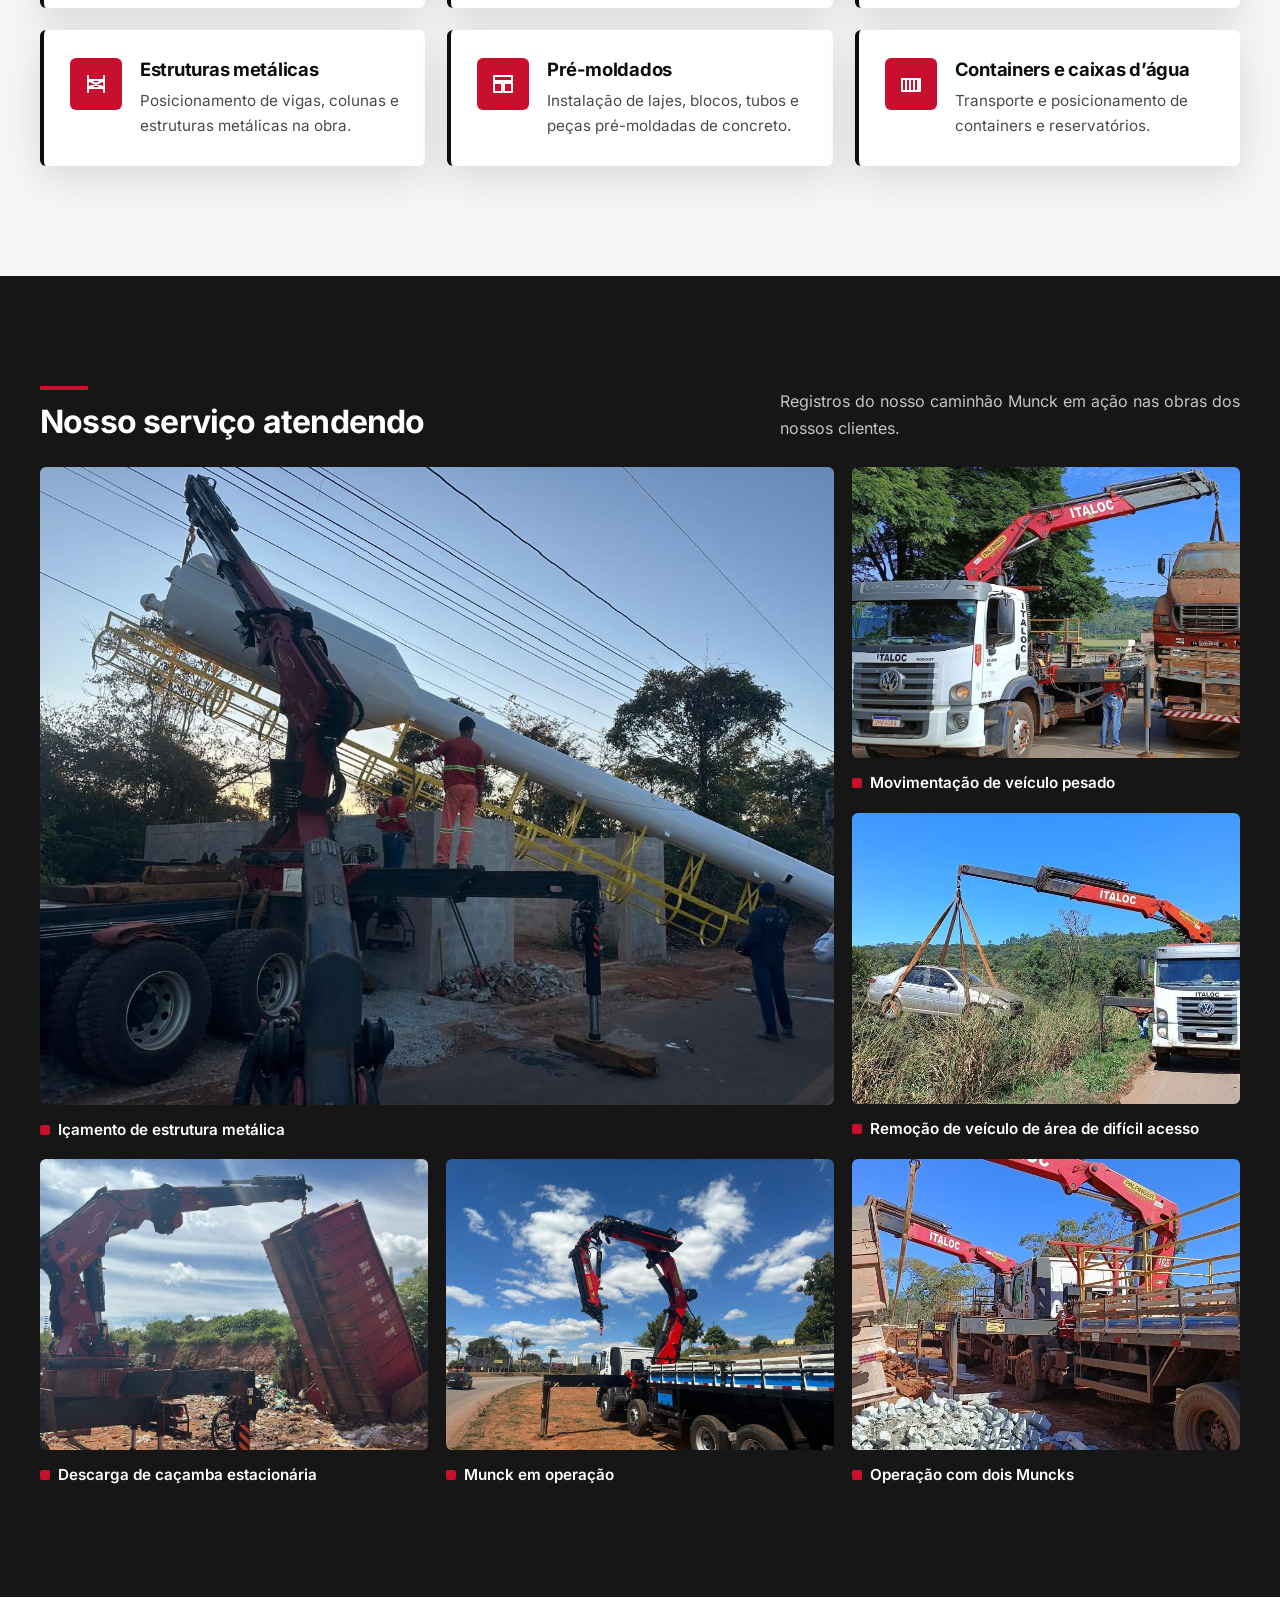
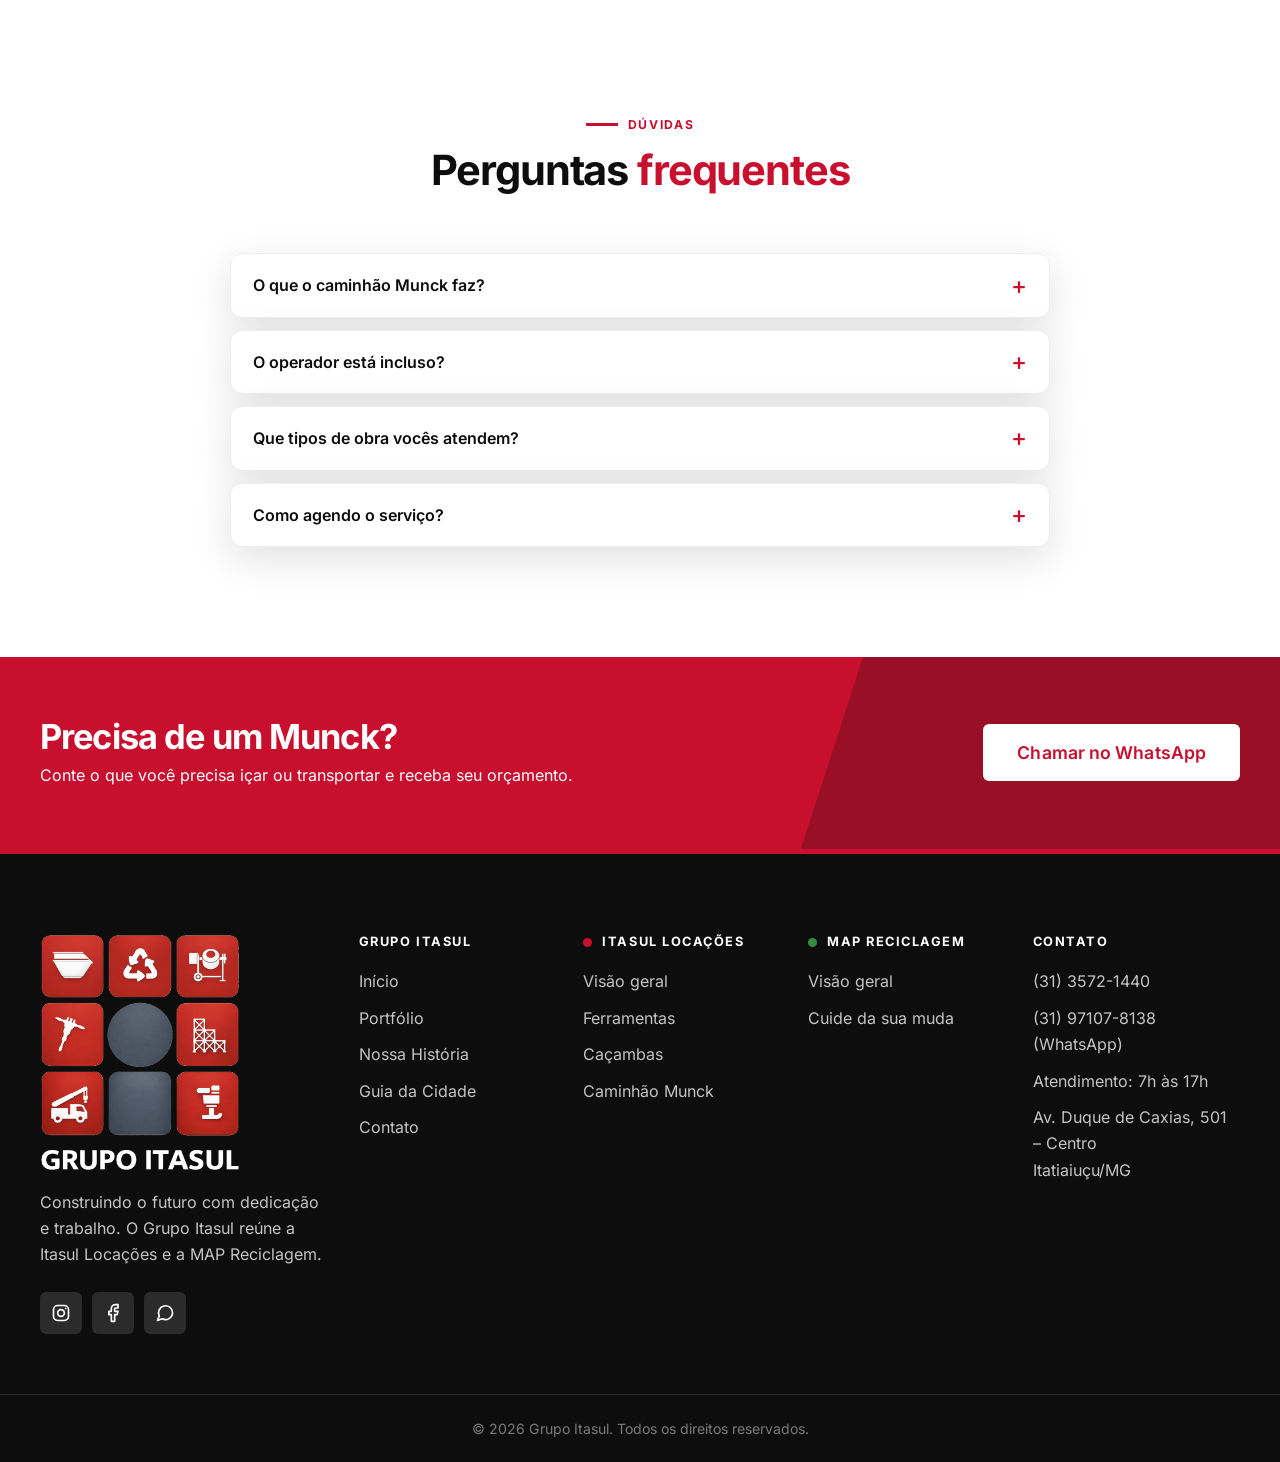
<file: munck.html>
<!DOCTYPE html>
<html lang="pt-BR" class="no-js">
<head>
  <meta charset="UTF-8">
  <meta name="viewport" content="width=device-width, initial-scale=1.0">
  <title>Caminhão Munck | Grupo Itasul</title>
  <meta name="description" content="Locação de caminhão Munck para içamento, carga, descarga e transporte de materiais pesados. Grupo Itasul.">
  <meta name="theme-color" content="#c8102e">

  <link rel="canonical" href="https://grupoitasul.com.br/munck.html">
  <meta property="og:type" content="website">
  <meta property="og:site_name" content="Grupo Itasul">
  <meta property="og:locale" content="pt_BR">
  <meta property="og:title" content="Caminhão Munck | Grupo Itasul">
  <meta property="og:description" content="Locação de caminhão Munck para içamento, carga, descarga e transporte de materiais pesados. Grupo Itasul.">
  <meta property="og:url" content="https://grupoitasul.com.br/munck.html">
  <meta property="og:image" content="https://grupoitasul.com.br/assets/img/og-portfolio.jpg">
  <meta name="twitter:card" content="summary_large_image">
  <link rel="icon" href="assets/img/favicon.png">
  <link rel="preload" href="assets/fonts/inter-latin-wght-normal.woff2" as="font" type="font/woff2" crossorigin>
  <link rel="stylesheet" href="assets/css/style.css">
  <script type="application/ld+json">{"@context": "https://schema.org", "@type": "FAQPage", "mainEntity": [{"@type": "Question", "name": "O que o caminhão Munck faz?", "acceptedAnswer": {"@type": "Answer", "text": "Içamento, carga, descarga e movimentação de materiais pesados, com planejamento de cada serviço."}}, {"@type": "Question", "name": "O operador está incluso?", "acceptedAnswer": {"@type": "Answer", "text": "Sim. O serviço é feito com operador experiente, treinado e com foco na segurança."}}, {"@type": "Question", "name": "Que tipos de obra vocês atendem?", "acceptedAnswer": {"@type": "Answer", "text": "Obras, indústrias e comércio. Conte o que precisa mover pelo WhatsApp e combinamos a melhor forma de fazer."}}, {"@type": "Question", "name": "Como agendo o serviço?", "acceptedAnswer": {"@type": "Answer", "text": "Pelo WhatsApp: informe o que será movimentado, o endereço e a data, e nossa equipe retorna para combinar."}}]}</script>
</head>
<body class="theme-loc">

  <!-- ============ CABEÇALHO / MENU ============ -->
  <header class="header" id="header">
    <a class="skip" href="#conteudo">Pular para o conteúdo</a>
    <div class="company-bar" aria-label="Empresas do grupo">
      <div class="container company-bar__inner">
        <a href="index.html" class="cb cb--grupo"><i class="dot dot--grupo"></i>Grupo<span class="cb__long"> Itasul</span></a>
        <a href="locacoes.html" class="cb cb--loc is-active" aria-current="true"><i class="dot dot--loc"></i><span class="cb__long">Itasul </span>Locações</a>
        <a href="map.html" class="cb cb--map"><i class="dot dot--map"></i>MAP<span class="cb__long"> Reciclagem</span></a>
      </div>
    </div>
    <div class="container header__inner">
      <a href="index.html" class="brand" aria-label="Grupo Itasul - início">
        <img class="brand__logo" src="assets/img/logo-horizontal-branca.png" alt="Grupo Itasul"
             onload="this.parentNode.classList.add('has-logo')" onerror="this.remove()">
        <span class="brand__text"><span class="brand__mark">G</span><span>Grupo <strong>Itasul</strong></span></span>
      </a>

      <nav class="nav" id="nav" aria-label="Menu principal">
        <ul class="nav__list">
          <li><a href="locacoes.html" class="nav__link">Visão geral</a></li>
          <li><a href="ferramentas.html" class="nav__link">Ferramentas</a></li>
          <li><a href="cacambas.html" class="nav__link">Caçambas</a></li>
          <li><a href="munck.html" class="nav__link active" aria-current="page">Caminhão Munck</a></li>
          <li><a href="locacoes.html#contato" class="nav__link">Contato</a></li>
        </ul>
        <a href="#" data-wa="Gostaria de um orçamento de locação." class="btn btn--primary nav__cta">Pedir orçamento</a>
      </nav>

      <button class="nav__toggle" id="navToggle" aria-label="Abrir menu" aria-expanded="false" aria-controls="nav">
        <span></span><span></span><span></span>
      </button>
    </div>
  </header>

  <main id="conteudo">

    <!-- ============ TOPO DA PÁGINA ============ -->
    <section class="page-hero">
      <div class="hero__bg" data-img="assets/img/munck-topo.jpg"></div>
      <div class="container page-hero__content">
        <nav class="breadcrumb" aria-label="Você está em"><a href="index.html">Grupo Itasul</a>/<a href="locacoes.html">Itasul Locações</a>/<span>Caminhão Munck</span></nav>
        <h1 class="reveal">Caminhão <span class="text-red">Munck</span></h1>
        <p class="reveal">Içamento, carga, descarga e transporte de materiais pesados com operadores experientes e total segurança.</p>
        <a href="#" data-wa="Gostaria de um orçamento de caminhão Munck." class="btn btn--primary btn--lg reveal">Pedir orçamento no WhatsApp</a>
      </div>
    </section>

    <!-- ============ SOBRE O SERVIÇO ============ -->
    <section class="section">
      <div class="container split">
        <div class="reveal">
          <span class="eyebrow">O serviço</span>
          <h2 class="section__title">Força para levantar a <span class="text-red">sua obra</span></h2>
          <p>O caminhão Munck une transporte e guindaste em um só veículo: leva a carga até o local e faz o içamento e o posicionamento, economizando tempo e mão de obra.</p>
          <p>Nossos operadores são treinados e experientes, e cada serviço é planejado para ser feito com segurança, do início ao fim.</p>
          <ul class="checklist">
            <li>Operador experiente incluso</li>
            <li>Atendimento a obras, indústrias e comércio</li>
            <li>Agendamento rápido pelo WhatsApp</li>
          </ul>
        </div>
        <div class="img-slot split__img reveal" data-img="assets/img/munck-servico.jpg" data-zoom role="img" aria-label="Caminhão Munck do Grupo Itasul"></div>
      </div>
    </section>

    <!-- ============ APLICAÇÕES ============ -->
    <section class="section section--gray">
      <div class="container">
        <div class="section__head reveal">
          <span class="eyebrow">Aplicações</span>
          <h2 class="section__title">O que o nosso Munck <span class="text-red">faz</span></h2>
        </div>
        <div class="apps">
          <div class="app reveal">
            <span class="app__icon"><svg viewBox="0 0 24 24" aria-hidden="true"><path d="M12 2v14M7 7l5-5 5 5"/><rect x="6" y="16" width="12" height="6" rx="1"/></svg></span>
            <div><h3>Içamento de cargas</h3><p>Elevação de materiais pesados para lajes, telhados e andares superiores.</p></div>
          </div>
          <div class="app reveal">
            <span class="app__icon"><svg viewBox="0 0 24 24" aria-hidden="true"><rect x="3" y="7" width="18" height="13" rx="1"/><path d="M8 7V4h8v3"/></svg></span>
            <div><h3>Carga e descarga</h3><p>Movimentação rápida de materiais de construção, paletes e big bags.</p></div>
          </div>
          <div class="app reveal">
            <span class="app__icon"><svg viewBox="0 0 24 24" aria-hidden="true"><path d="M3 17h12V9H3v8zM15 12h4l2 3v2h-6"/><circle cx="7" cy="18" r="2"/><circle cx="18" cy="18" r="2"/></svg></span>
            <div><h3>Transporte de máquinas</h3><p>Remoção e transporte de máquinas e equipamentos com segurança.</p></div>
          </div>
          <div class="app reveal">
            <span class="app__icon"><svg viewBox="0 0 24 24" aria-hidden="true"><path d="M4 20V4M20 20V4M4 8h16M4 16h16M4 8l16 8M20 8 4 16"/></svg></span>
            <div><h3>Estruturas metálicas</h3><p>Posicionamento de vigas, colunas e estruturas metálicas na obra.</p></div>
          </div>
          <div class="app reveal">
            <span class="app__icon"><svg viewBox="0 0 24 24" aria-hidden="true"><rect x="3" y="4" width="18" height="5"/><rect x="3" y="11" width="8" height="9"/><rect x="13" y="11" width="8" height="9"/></svg></span>
            <div><h3>Pré-moldados</h3><p>Instalação de lajes, blocos, tubos e peças pré-moldadas de concreto.</p></div>
          </div>
          <div class="app reveal">
            <span class="app__icon"><svg viewBox="0 0 24 24" aria-hidden="true"><path d="M3 7h18v12H3zM7 7v12M11 7v12M15 7v12M19 7v12"/></svg></span>
            <div><h3>Containers e caixas d’água</h3><p>Transporte e posicionamento de containers e reservatórios.</p></div>
          </div>
        </div>
      </div>
    </section>

    <!-- ============ FOTOS: NOSSO SERVIÇO ATENDENDO ============ -->
    <!-- Fotos: assets/img/munck-atendimento-1.jpg ... -6.jpg -->
    <section class="section section--dark" id="fotos">
      <div class="container">
        <div class="photo-block">
          <div class="photo-block__head reveal">
            <h3>Nosso serviço atendendo</h3>
            <p>Registros do nosso caminhão Munck em ação nas obras dos nossos clientes.</p>
          </div>
        <div class="photo-grid photo-grid--featured">
          <figure class="photo reveal">
            <div class="img-slot photo__img" data-img="assets/img/munck-atendimento-1.jpg" data-zoom role="img" aria-label="Içamento de estrutura metálica"></div>
            <figcaption>Içamento de estrutura metálica</figcaption>
          </figure>
          <figure class="photo reveal">
            <div class="img-slot photo__img" data-img="assets/img/munck-atendimento-2.jpg" data-zoom role="img" aria-label="Movimentação de veículo pesado"></div>
            <figcaption>Movimentação de veículo pesado</figcaption>
          </figure>
          <figure class="photo reveal">
            <div class="img-slot photo__img" data-img="assets/img/munck-atendimento-3.jpg" data-zoom role="img" aria-label="Remoção de veículo de área de difícil acesso"></div>
            <figcaption>Remoção de veículo de área de difícil acesso</figcaption>
          </figure>
          <figure class="photo reveal">
            <div class="img-slot photo__img" data-img="assets/img/munck-atendimento-4.jpg" data-zoom role="img" aria-label="Descarga de caçamba estacionária"></div>
            <figcaption>Descarga de caçamba estacionária</figcaption>
          </figure>
          <figure class="photo reveal">
            <div class="img-slot photo__img" data-img="assets/img/munck-atendimento-5.jpg" data-zoom role="img" aria-label="Munck em operação"></div>
            <figcaption>Munck em operação</figcaption>
          </figure>
          <figure class="photo reveal">
            <div class="img-slot photo__img" data-img="assets/img/munck-atendimento-6.jpg" data-zoom role="img" aria-label="Operação com dois Muncks"></div>
            <figcaption>Operação com dois Muncks</figcaption>
          </figure>
        </div>
        </div>
      </div>
    </section>

    <!-- ============ CHAMADA ============ -->
    <!-- ============ PERGUNTAS FREQUENTES ============ -->
    <section class="section" id="faq">
      <div class="container">
        <div class="section__head reveal">
          <span class="eyebrow">Dúvidas</span>
          <h2 class="section__title">Perguntas <span class="text-red">frequentes</span></h2>
        </div>
        <div class="faq reveal">
          <details class="faq__item">
            <summary>O que o caminhão Munck faz?</summary>
            <p>Içamento, carga, descarga e movimentação de materiais pesados, com planejamento de cada serviço.</p>
          </details>
          <details class="faq__item">
            <summary>O operador está incluso?</summary>
            <p>Sim. O serviço é feito com operador experiente, treinado e com foco na segurança.</p>
          </details>
          <details class="faq__item">
            <summary>Que tipos de obra vocês atendem?</summary>
            <p>Obras, indústrias e comércio. Conte o que precisa mover pelo WhatsApp e combinamos a melhor forma de fazer.</p>
          </details>
          <details class="faq__item">
            <summary>Como agendo o serviço?</summary>
            <p>Pelo WhatsApp: informe o que será movimentado, o endereço e a data, e nossa equipe retorna para combinar.</p>
          </details>
        </div>
      </div>
    </section>

    <section class="cta">
      <div class="container cta__inner">
        <div>
          <h2>Precisa de um Munck?</h2>
          <p>Conte o que você precisa içar ou transportar e receba seu orçamento.</p>
        </div>
        <a href="#" data-wa="Gostaria de um orçamento de caminhão Munck." class="btn btn--white btn--lg">Chamar no WhatsApp</a>
      </div>
    </section>

  </main>

  <!-- ============ RODAPÉ ============ -->
  <footer class="footer">
    <div class="container footer__grid">
      <div class="footer__brand">
        <a href="index.html" class="brand brand--footer" aria-label="Grupo Itasul">
          <img class="brand__logo" src="assets/img/logo-branca.png" alt="Grupo Itasul"
               onload="this.parentNode.classList.add('has-logo')" onerror="this.remove()">
          <span class="brand__text"><span class="brand__mark">G</span><span>Grupo <strong>Itasul</strong></span></span>
        </a>
        <p>Construindo o futuro com dedicação e trabalho. O Grupo Itasul reúne a Itasul Locações e a MAP Reciclagem.</p>
        <div class="social">
          <a href="#" aria-label="Instagram"><svg viewBox="0 0 24 24" aria-hidden="true"><rect x="3" y="3" width="18" height="18" rx="5"/><circle cx="12" cy="12" r="4"/><path d="M17.5 6.5h.01"/></svg></a>
          <a href="#" aria-label="Facebook"><svg viewBox="0 0 24 24" aria-hidden="true"><path d="M18 2h-3a5 5 0 0 0-5 5v3H7v4h3v8h4v-8h3l1-4h-4V7a1 1 0 0 1 1-1h3z"/></svg></a>
          <a href="https://wa.me/5500000000000" class="js-whatsapp" target="_blank" rel="noopener" aria-label="WhatsApp"><svg viewBox="0 0 24 24" aria-hidden="true"><path d="M21 11.5a8.4 8.4 0 0 1-12.4 7.4L3 21l2.1-5.5A8.4 8.4 0 1 1 21 11.5z"/></svg></a>
        </div>
      </div>
      <div>
        <h4>Grupo Itasul</h4>
        <ul>
          <li><a href="index.html">Início</a></li>
          <li><a href="portfolio.html">Portfólio</a></li>
          <li><a href="index.html#historia">Nossa História</a></li>
          <li><a href="contatos.html">Guia da Cidade</a></li>
          <li><a href="index.html#contato">Contato</a></li>
        </ul>
      </div>
      <div>
        <h4><i class="dot dot--loc"></i>Itasul Locações</h4>
        <ul>
          <li><a href="locacoes.html">Visão geral</a></li>
          <li><a href="ferramentas.html">Ferramentas</a></li>
          <li><a href="cacambas.html">Caçambas</a></li>
          <li><a href="munck.html">Caminhão Munck</a></li>
        </ul>
      </div>
      <div>
        <h4><i class="dot dot--map"></i>MAP Reciclagem</h4>
        <ul>
          <li><a href="map.html">Visão geral</a></li>
          <li><a href="mudas.html">Cuide da sua muda</a></li>
        </ul>
      </div>
      <div>
        <h4>Contato</h4>
        <ul>
          <li><a href="tel:+553135721440" data-contact="phone">(31) 3572-1440</a></li>
          <li><a href="#" data-contact="whatsapp">(31) 97107-8138</a> (WhatsApp)</li>
          <li>Atendimento: <span data-contact="hours">7h às 17h</span></li>
          <li><a href="mailto:contato@grupoitasul.com.br" data-contact="email">contato@grupoitasul.com.br</a></li>
          <li>Av. Duque de Caxias, 501 – Centro<br>Itatiaiuçu/MG</li>
        </ul>
      </div>
    </div>
    <div class="footer__bottom">
      <div class="container">© <span id="year"></span> Grupo Itasul. Todos os direitos reservados.</div>
    </div>
  </footer>

  <!-- Botão flutuante do WhatsApp -->
  <a href="https://wa.me/5500000000000" class="whatsapp-float js-whatsapp" target="_blank" rel="noopener" aria-label="Falar no WhatsApp">
    <svg viewBox="0 0 32 32" aria-hidden="true"><path fill="currentColor" d="M16 3a13 13 0 0 0-11.2 19.6L3 29l6.6-1.7A13 13 0 1 0 16 3zm0 23.7c-2 0-4-.5-5.7-1.6l-.4-.2-3.9 1 1-3.8-.3-.4A10.7 10.7 0 1 1 16 26.7zm5.9-8c-.3-.2-1.9-.9-2.2-1-.3-.1-.5-.2-.7.2l-1 1.2c-.2.2-.4.2-.7.1a8.8 8.8 0 0 1-4.4-3.8c-.3-.6.3-.5.9-1.7.1-.2 0-.4 0-.6l-1-2.4c-.3-.6-.5-.5-.7-.5h-.6a1.2 1.2 0 0 0-.9.4 3.6 3.6 0 0 0-1.1 2.7 6.3 6.3 0 0 0 1.3 3.3 14.4 14.4 0 0 0 5.5 4.9c2 .9 2.8.9 3.9.8.6-.1 1.9-.8 2.2-1.5.3-.8.3-1.4.2-1.5l-.5-.2z"/></svg>
  </a>

  <!-- Lightbox da galeria -->
  <div class="lightbox" id="lightbox" hidden>
    <button class="lightbox__close" aria-label="Fechar">×</button>
    <img alt="Foto ampliada">
  </div>

  <script src="assets/js/main.js"></script>
</body>
</html>
</file>
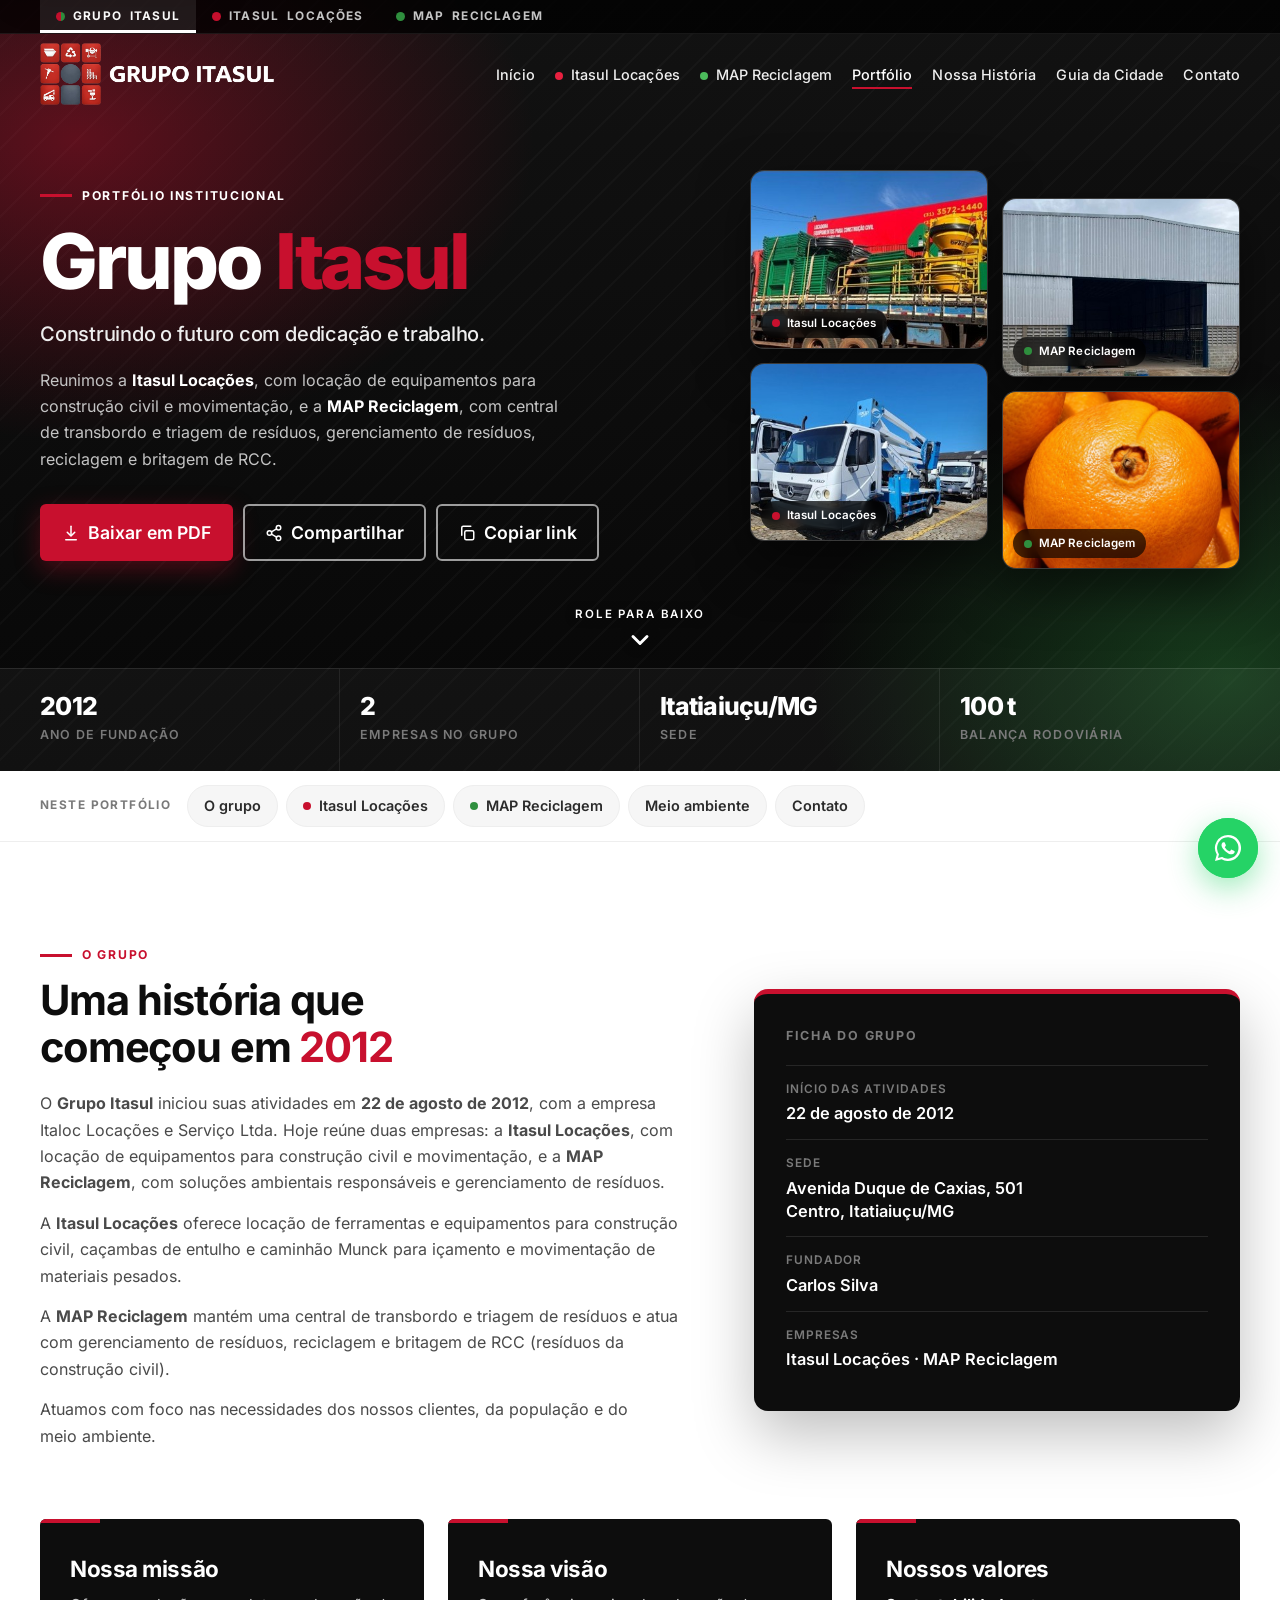
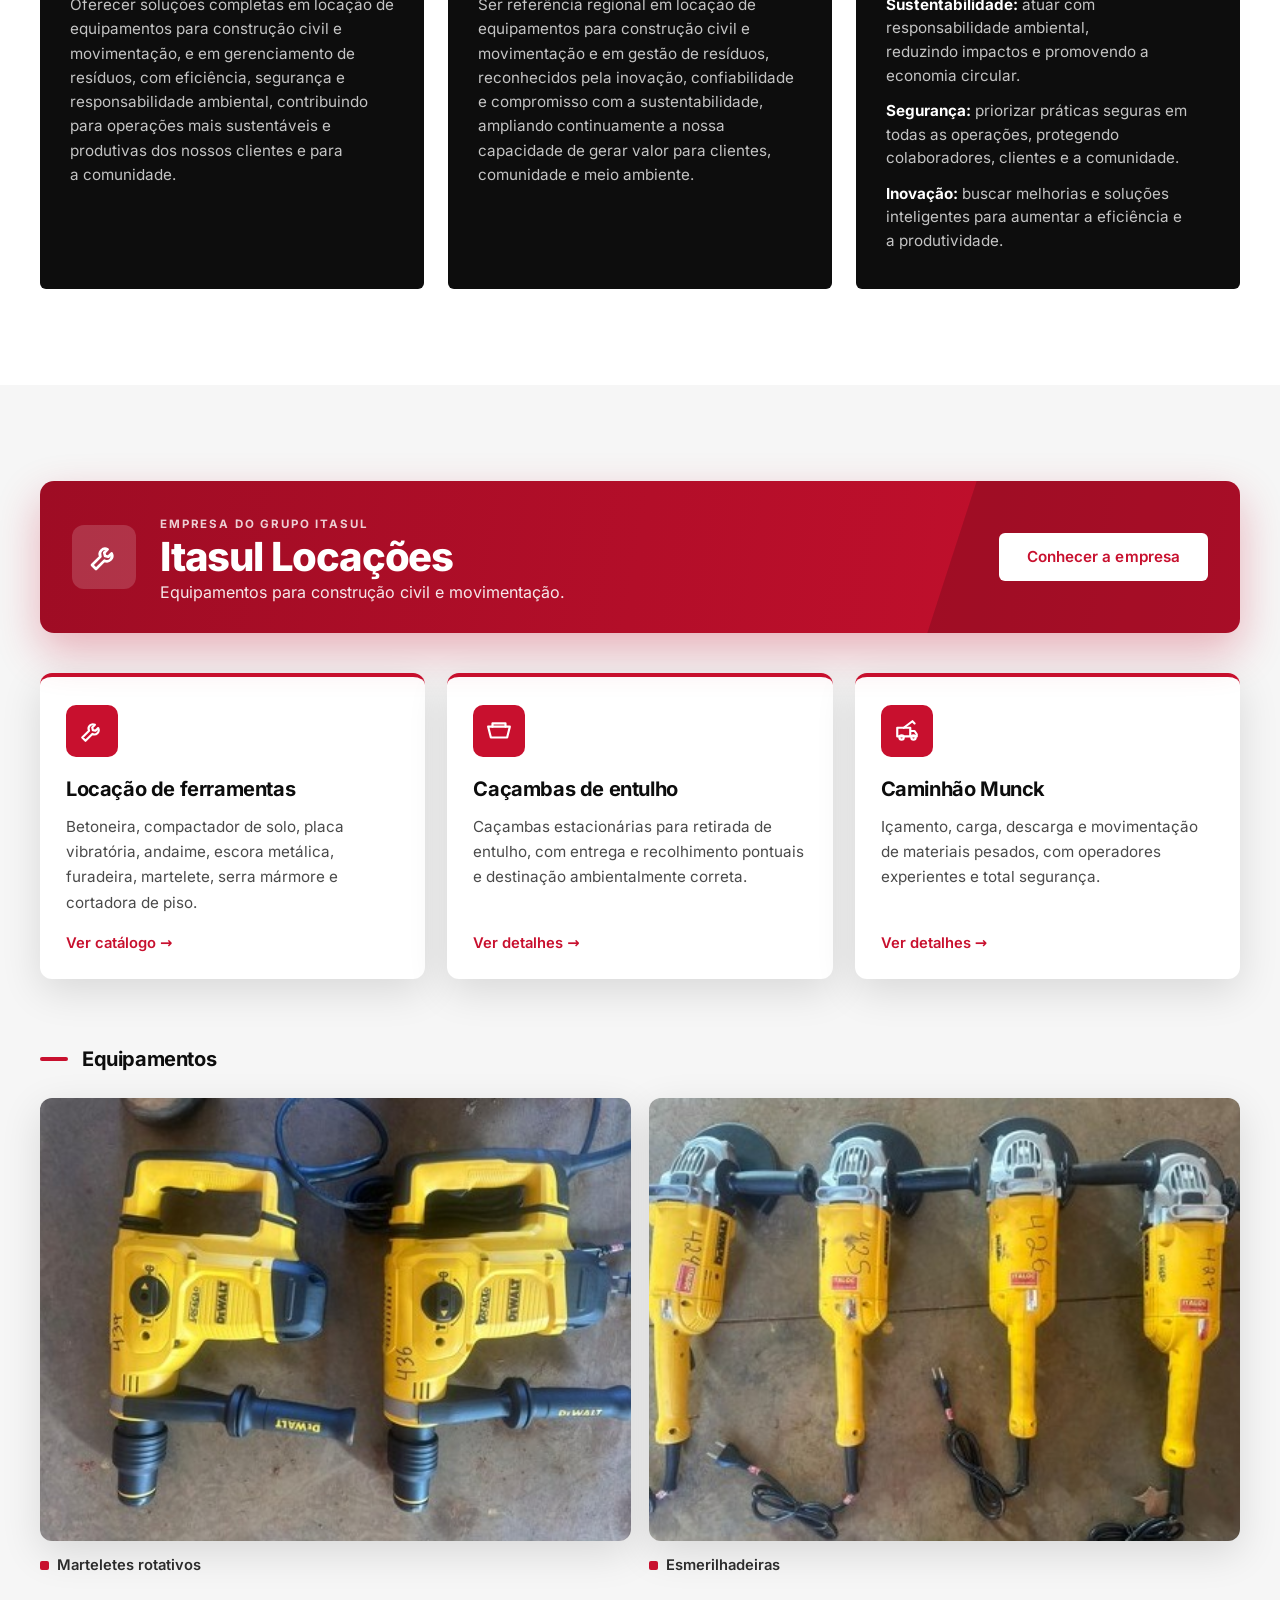
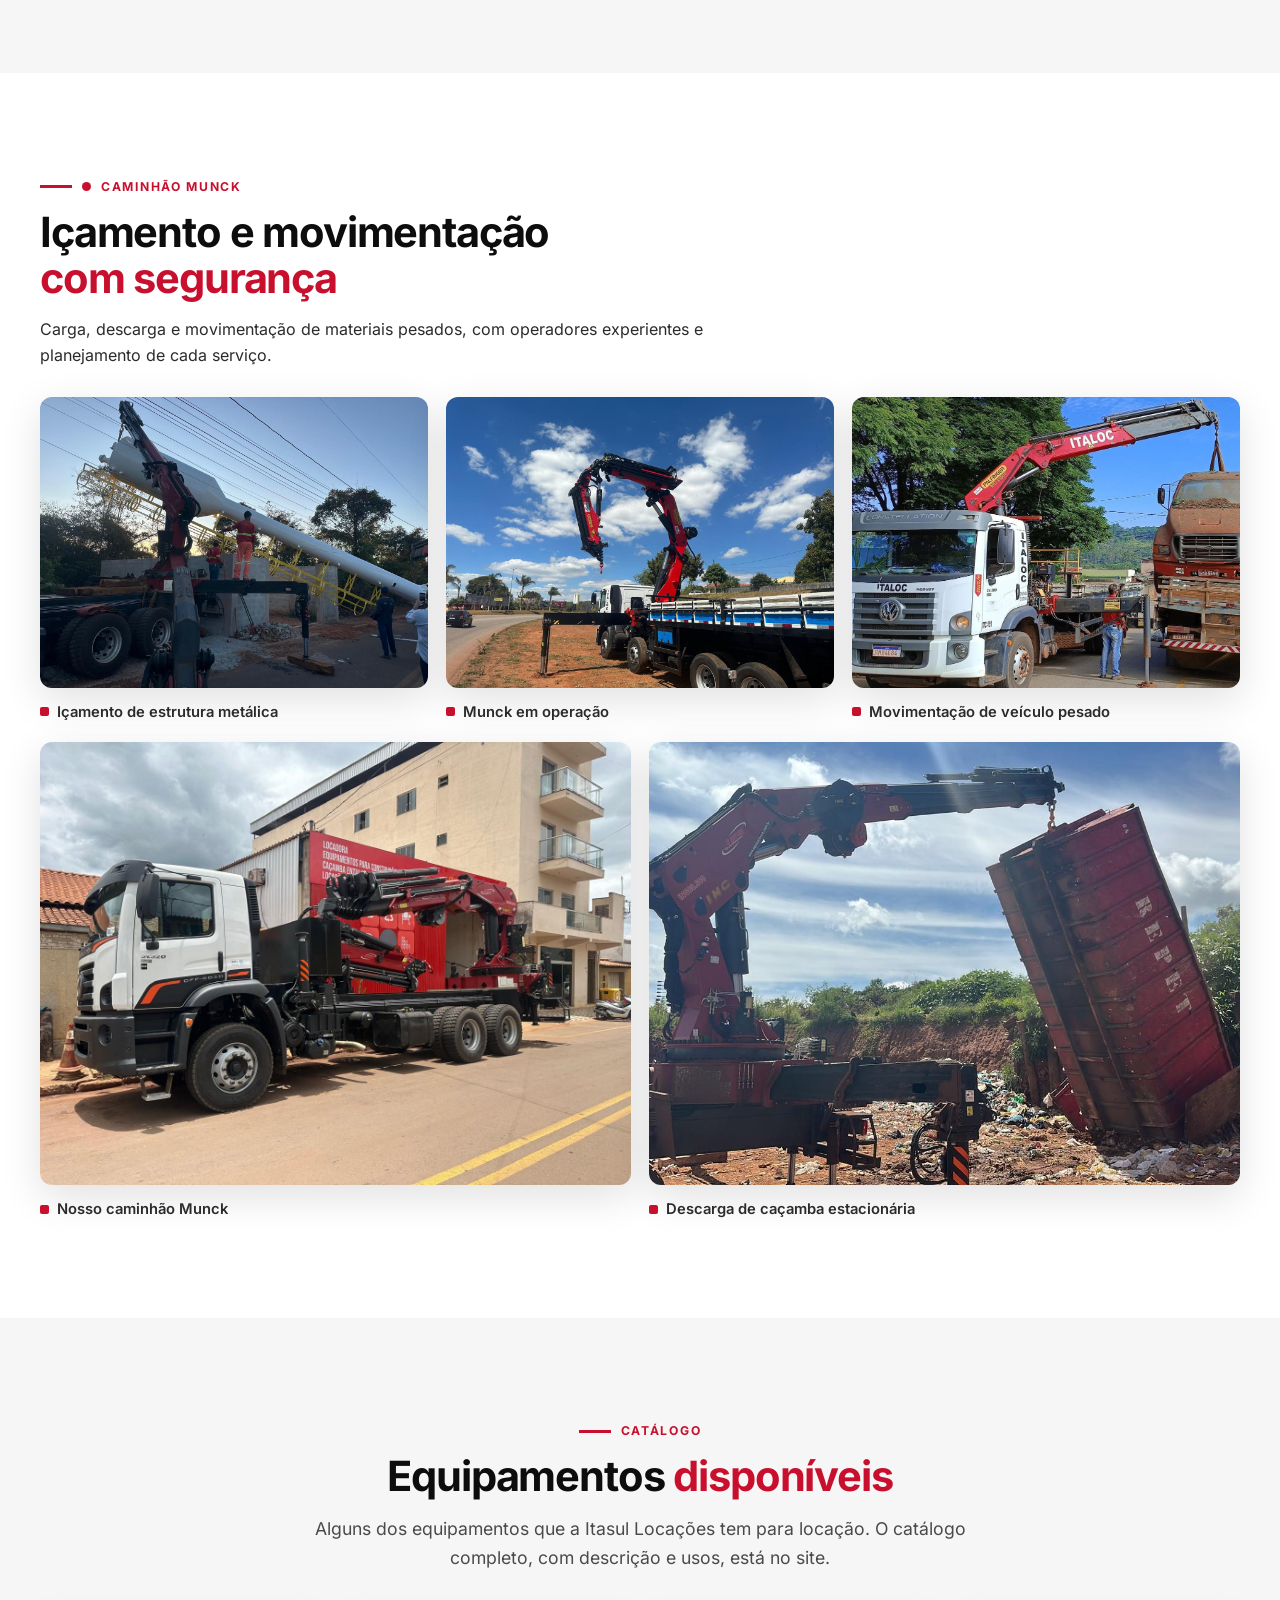
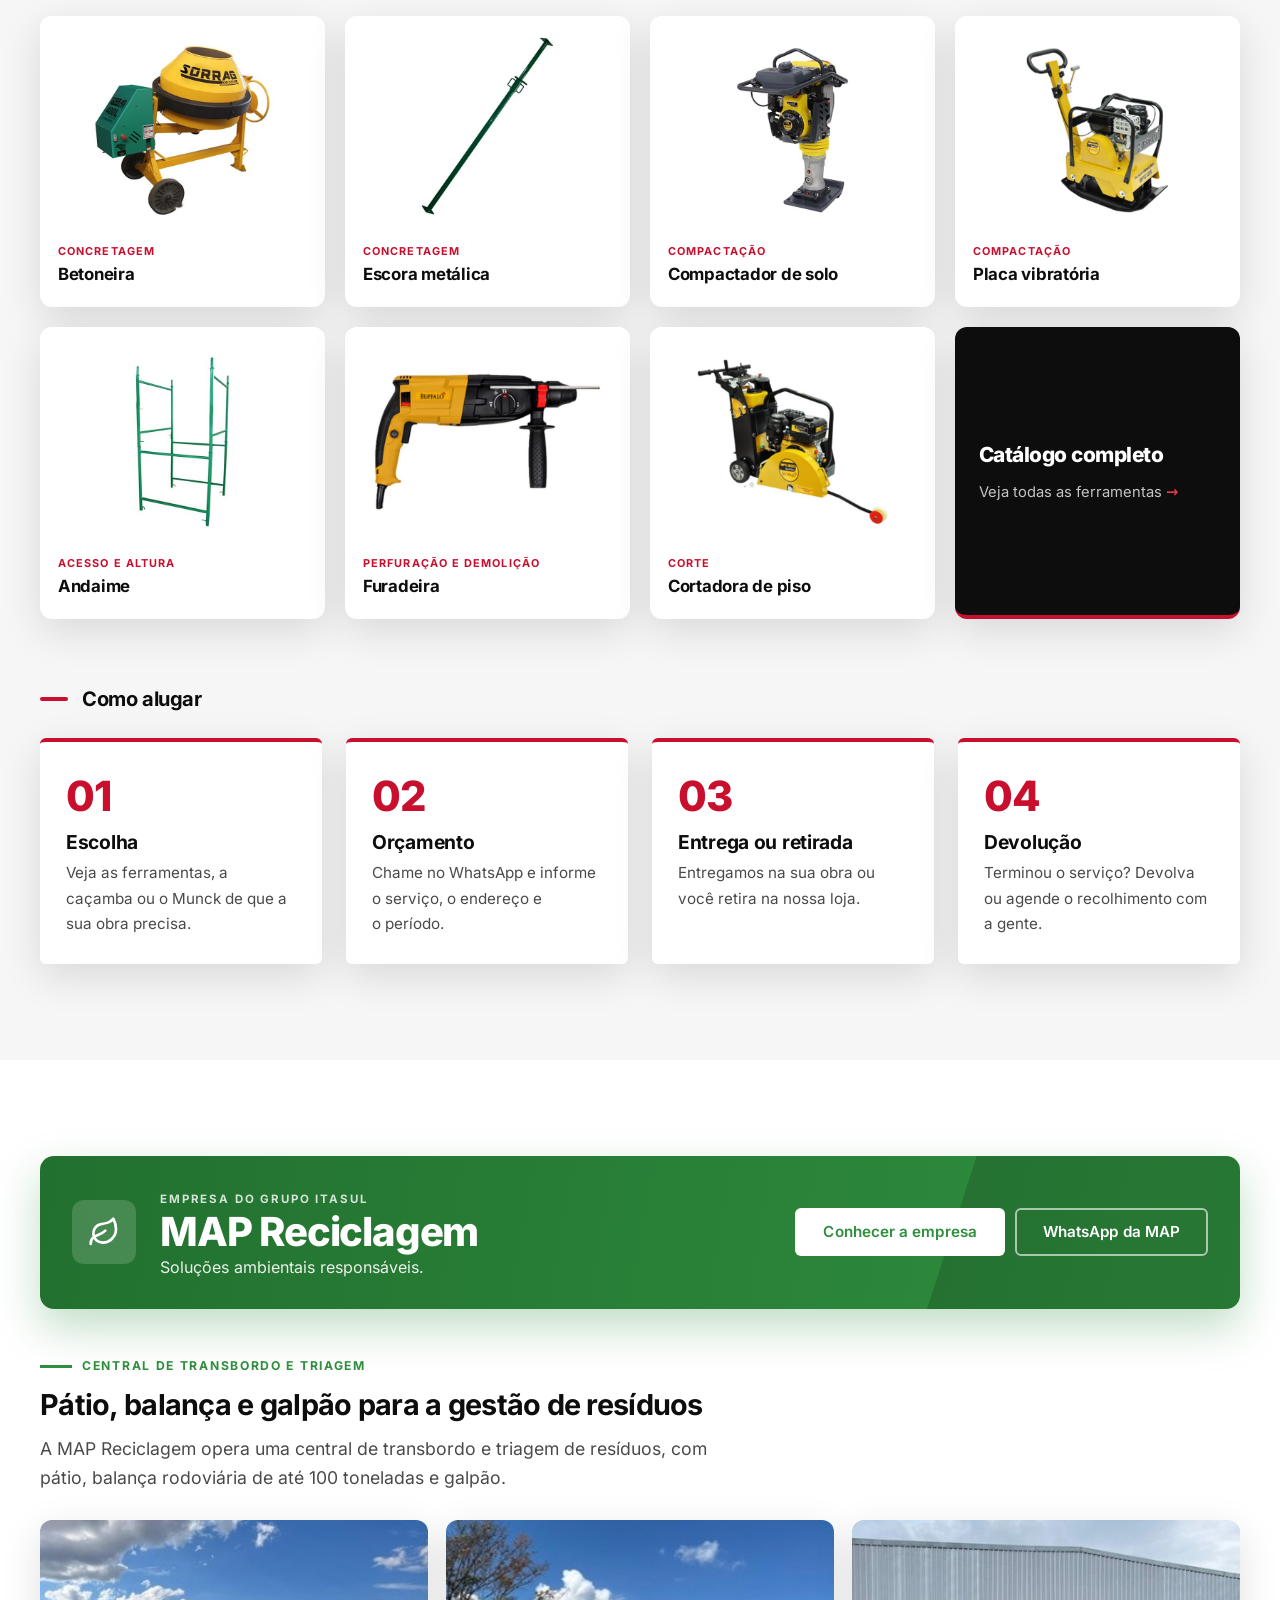
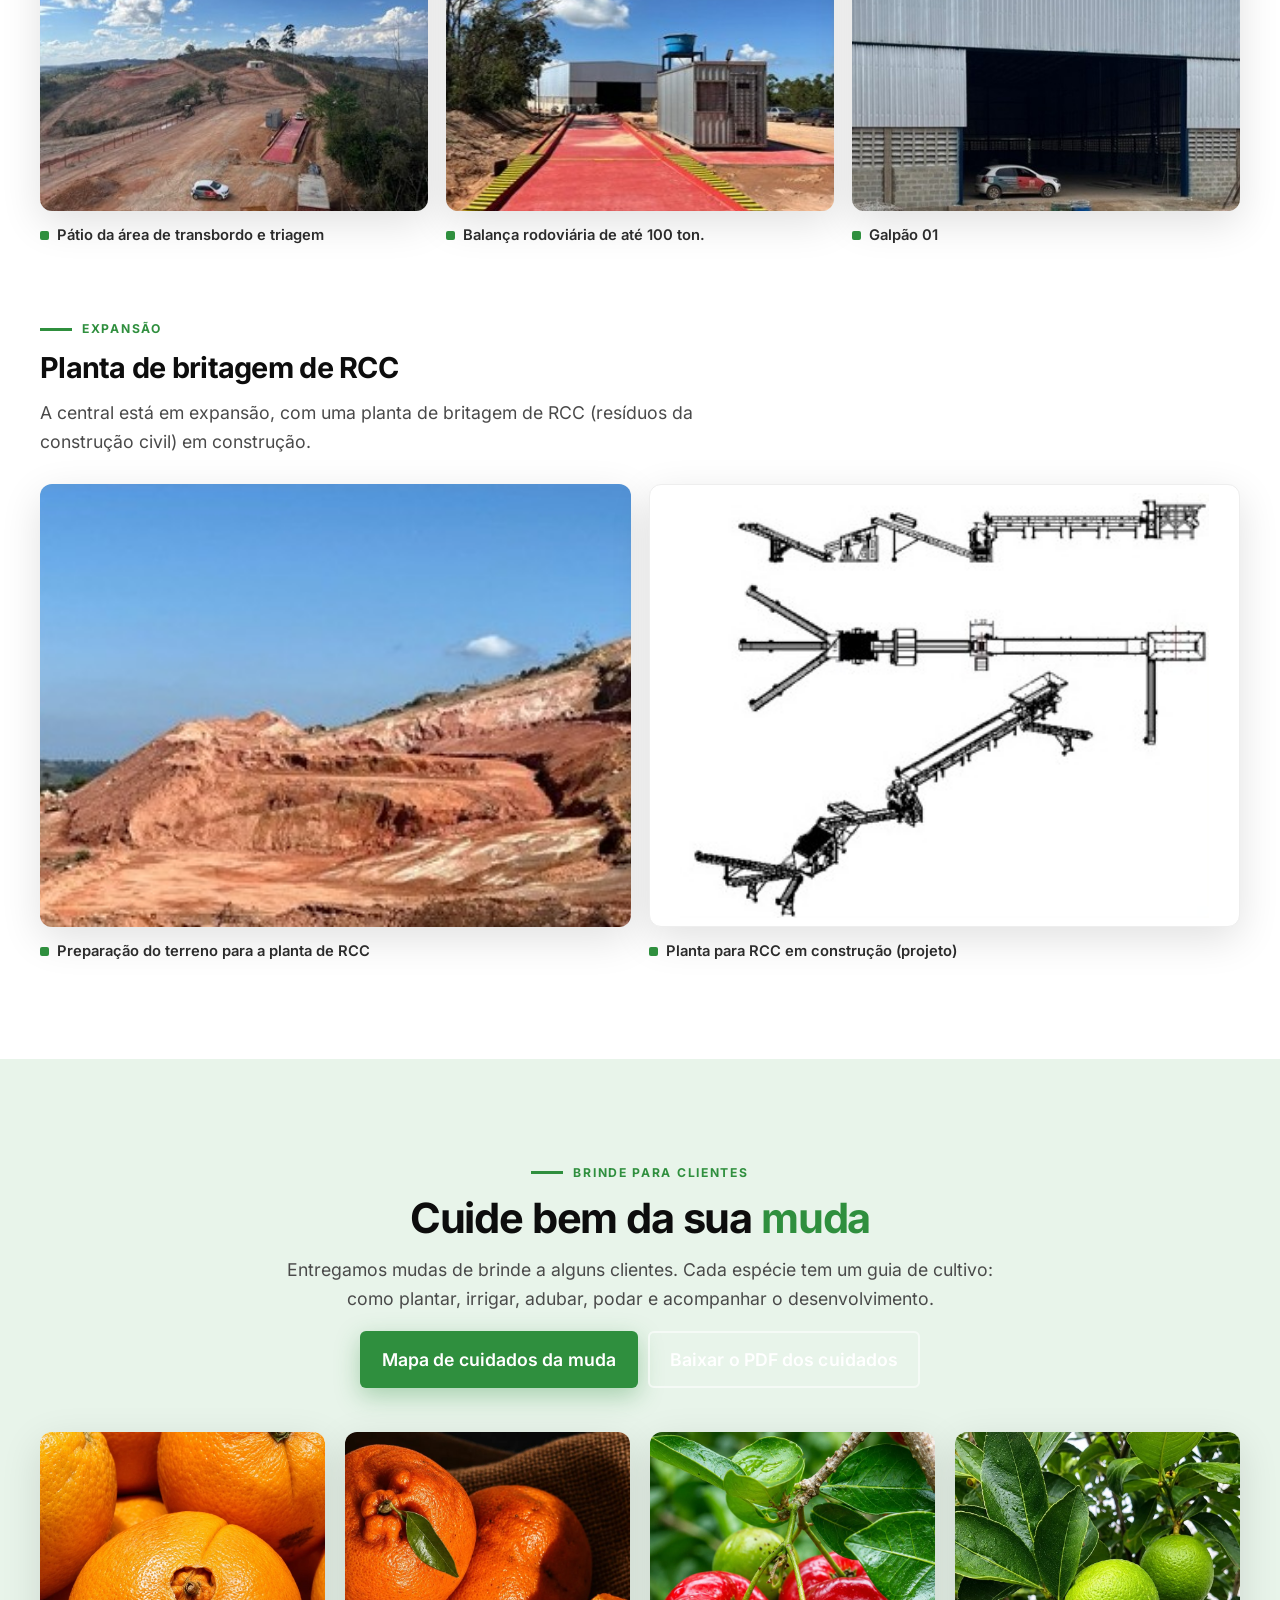
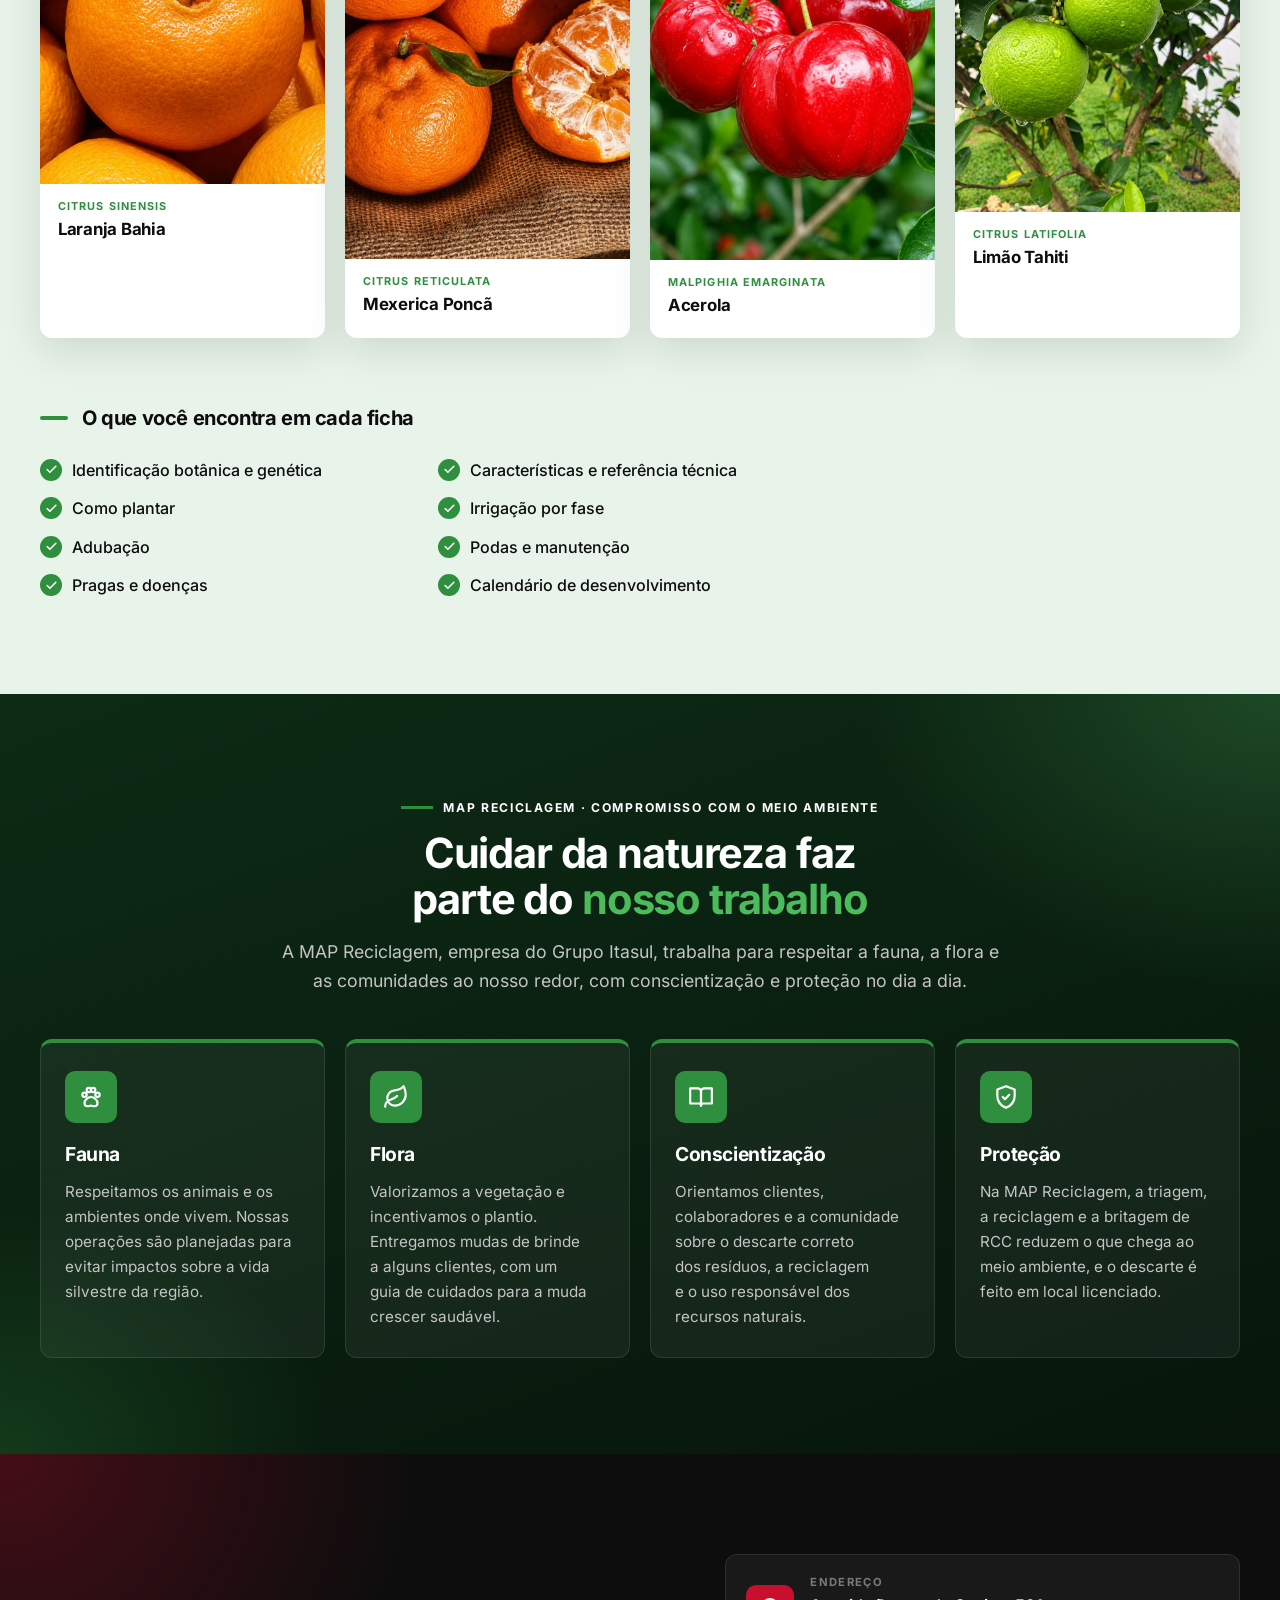
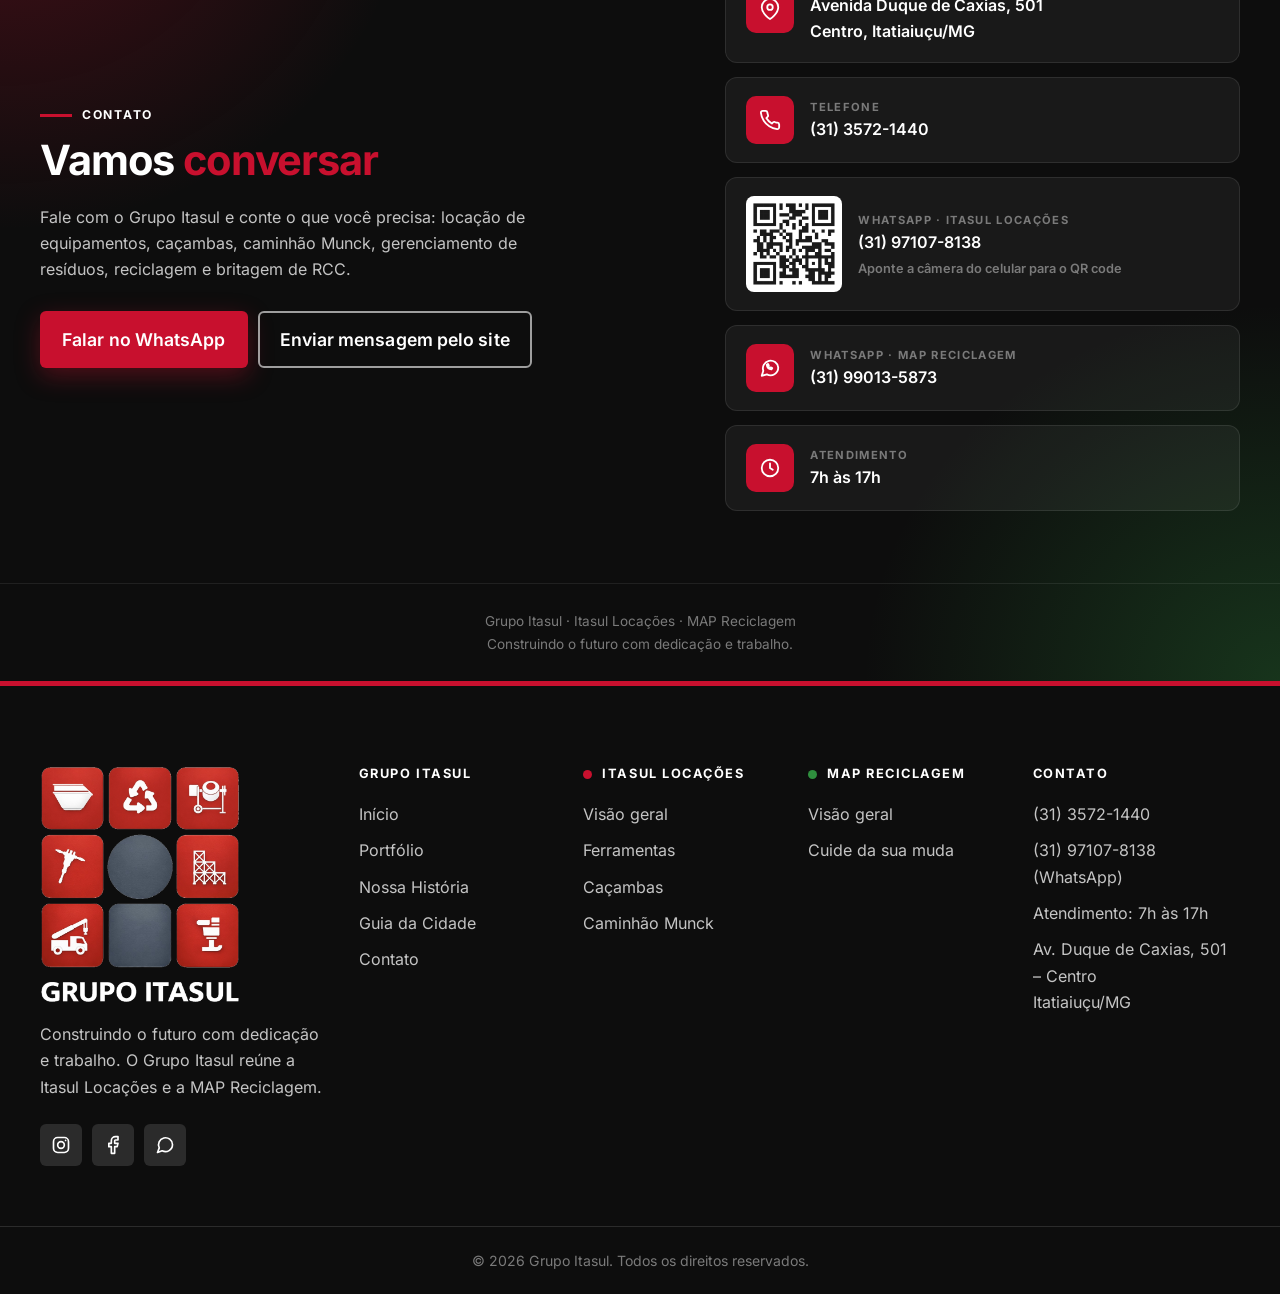
<file: portfolio.html>
<!DOCTYPE html>
<html lang="pt-BR" class="no-js">
<head>
  <meta charset="UTF-8">
  <meta name="viewport" content="width=device-width, initial-scale=1.0">
  <title>Portfólio | Grupo Itasul</title>
  <meta name="description" content="Portfólio institucional do Grupo Itasul: Itasul Locações (equipamentos, caçambas e caminhão Munck) e MAP Reciclagem (central de transbordo, gerenciamento de resíduos, reciclagem e britagem de RCC).">
  <meta name="theme-color" content="#c8102e">

  <!-- Pré-visualização ao compartilhar (WhatsApp, redes sociais). Se o endereço do site mudar, troque o domínio abaixo. -->
  <meta property="og:type" content="website">
  <meta property="og:locale" content="pt_BR">
  <meta property="og:site_name" content="Grupo Itasul">
  <meta property="og:title" content="Portfólio | Grupo Itasul">
  <meta property="og:description" content="Itasul Locações e MAP Reciclagem: equipamentos para construção civil, caçambas, caminhão Munck, central de transbordo, gerenciamento de resíduos, reciclagem e britagem de RCC.">
  <meta property="og:url" content="https://grupoitasul.com.br/portfolio.html">
  <meta property="og:image" content="https://grupoitasul.com.br/assets/img/og-portfolio.jpg">
  <meta property="og:image:width" content="1200">
  <meta property="og:image:height" content="630">
  <meta name="twitter:card" content="summary_large_image">

  <link rel="canonical" href="https://grupoitasul.com.br/portfolio.html">
  <link rel="icon" href="assets/img/favicon.png">
  <link rel="preload" href="assets/fonts/inter-latin-wght-normal.woff2" as="font" type="font/woff2" crossorigin>
  <link rel="stylesheet" href="assets/css/style.css">
</head>
<body>

  <!-- ============ CABEÇALHO / MENU (gerado por tools/atualizar-paginas.py) ============ -->
  <header class="header" id="header">
    <a class="skip" href="#conteudo">Pular para o conteúdo</a>
    <div class="company-bar" aria-label="Empresas do grupo">
      <div class="container company-bar__inner">
        <a href="index.html" class="cb cb--grupo is-active" aria-current="true"><i class="dot dot--grupo"></i>Grupo<span class="cb__long"> Itasul</span></a>
        <a href="locacoes.html" class="cb cb--loc"><i class="dot dot--loc"></i><span class="cb__long">Itasul </span>Locações</a>
        <a href="map.html" class="cb cb--map"><i class="dot dot--map"></i>MAP<span class="cb__long"> Reciclagem</span></a>
      </div>
    </div>
    <div class="container header__inner">
      <a href="index.html" class="brand" aria-label="Grupo Itasul - início">
        <img class="brand__logo" src="assets/img/logo-horizontal-branca.png" alt="Grupo Itasul"
             onload="this.parentNode.classList.add('has-logo')" onerror="this.remove()">
        <span class="brand__text"><span class="brand__mark">G</span><span>Grupo <strong>Itasul</strong></span></span>
      </a>

      <nav class="nav" id="nav" aria-label="Menu principal">
        <ul class="nav__list">
          <li><a href="index.html" class="nav__link">Início</a></li>
          <li><a href="locacoes.html" class="nav__link nav__link--loc">Itasul Locações</a></li>
          <li><a href="map.html" class="nav__link nav__link--map">MAP Reciclagem</a></li>
          <li><a href="portfolio.html" class="nav__link active" aria-current="page">Portfólio</a></li>
          <li><a href="index.html#historia" class="nav__link">Nossa História</a></li>
          <li><a href="contatos.html" class="nav__link">Guia da Cidade</a></li>
          <li><a href="index.html#contato" class="nav__link">Contato</a></li>
        </ul>
        <a href="index.html#contato" class="btn btn--primary nav__cta">Solicitar orçamento</a>
      </nav>

      <button class="nav__toggle" id="navToggle" aria-label="Abrir menu" aria-expanded="false" aria-controls="nav">
        <span></span><span></span><span></span>
      </button>
    </div>
  </header>

  <main id="conteudo">

    <!-- ============ CAPA ============ -->
    <section class="pf-hero pf-page" id="topo">
      <div class="container pf-hero__grid">
        <div class="pf-hero__text">
          <span class="eyebrow eyebrow--light">Portfólio institucional</span>
          <h1>Grupo <span class="text-red">Itasul</span></h1>
          <p class="pf-lema">Construindo o futuro com dedicação e trabalho.</p>
          <p class="pf-intro">Reunimos a <strong>Itasul Locações</strong>, com locação de equipamentos para construção civil e movimentação, e a <strong>MAP Reciclagem</strong>, com central de transbordo e triagem de resíduos, gerenciamento de resíduos, reciclagem e britagem de RCC.</p>
          <div class="pf-actions no-print">
            <a class="btn btn--primary btn--lg" href="assets/downloads/Portfolio-Grupo-Itasul.pdf" download>
              <svg viewBox="0 0 24 24" aria-hidden="true"><path d="M12 3v12"/><path d="m7 11 5 5 5-5"/><path d="M5 21h14"/></svg>Baixar em PDF
            </a>
            <button class="btn btn--ghost btn--lg" id="pfShare" type="button">
              <svg viewBox="0 0 24 24" aria-hidden="true"><circle cx="18" cy="5" r="3"/><circle cx="6" cy="12" r="3"/><circle cx="18" cy="19" r="3"/><path d="m8.6 13.5 6.8 4M15.4 6.5l-6.8 4"/></svg>Compartilhar
            </button>
            <button class="btn btn--ghost btn--lg pf-copy" id="pfCopy" type="button" aria-label="Copiar o link deste portfólio">
              <svg viewBox="0 0 24 24" aria-hidden="true"><rect x="9" y="9" width="12" height="12" rx="2"/><path d="M5 15V5a2 2 0 0 1 2-2h10"/></svg>Copiar link
            </button>
          </div>
        </div>

        <div class="pf-mosaic">
          <figure class="pf-mosaic__item">
            <img src="assets/img/frota-caminhao-andaimes.jpg" alt="Caminhão da Itasul Locações carregado com andaimes e betoneira" width="389" height="254">
            <figcaption><i class="dot dot--loc"></i>Itasul Locações</figcaption>
          </figure>
          <figure class="pf-mosaic__item">
            <img src="assets/img/map-galpao.jpg" alt="Galpão 01 da central de transbordo e triagem" width="595" height="342">
            <figcaption><i class="dot dot--map"></i>MAP Reciclagem</figcaption>
          </figure>
          <figure class="pf-mosaic__item">
            <img src="assets/img/frota-cesto-aereo.jpg" alt="Caminhão com cesto aéreo" width="365" height="321">
            <figcaption><i class="dot dot--loc"></i>Itasul Locações</figcaption>
          </figure>
          <figure class="pf-mosaic__item">
            <img src="assets/img/muda-laranja-bahia.jpg" alt="Muda de laranja Bahia, brinde da MAP Reciclagem" width="800" height="1200">
            <figcaption><i class="dot dot--map"></i>MAP Reciclagem</figcaption>
          </figure>
        </div>
      </div>

      <div class="pf-facts">
        <ul class="container pf-facts__list">
          <li><strong>2012</strong><span>Ano de fundação</span></li>
          <li><strong>2</strong><span>Empresas no grupo</span></li>
          <li><strong>Itatiaiuçu/MG</strong><span>Sede</span></li>
          <li><strong>100 t</strong><span>Balança rodoviária</span></li>
        </ul>
      </div>
    </section>

    <!-- ============ ÍNDICE ============ -->
    <nav class="pf-index no-print" aria-label="Neste portfólio">
      <div class="container pf-index__inner">
        <span class="pf-index__label">Neste portfólio</span>
        <a href="#grupo">O grupo</a>
        <a href="#locacoes"><i class="dot dot--loc"></i>Itasul Locações</a>
        <a href="#map"><i class="dot dot--map"></i>MAP Reciclagem</a>
        <a href="#ambiente">Meio ambiente</a>
        <a href="#contato">Contato</a>
      </div>
    </nav>

    <!-- ============ O GRUPO ============ -->
    <section class="pf-section pf-page" id="grupo">
      <div class="container">
        <div class="pf-grupo">
          <div class="pf-grupo__text reveal">
            <span class="eyebrow">O grupo</span>
            <h2 class="section__title">Uma história que começou em <span class="text-red">2012</span></h2>
            <p>O <strong>Grupo Itasul</strong> iniciou suas atividades em <strong>22 de agosto de 2012</strong>, com a empresa Italoc Locações e Serviço Ltda. Hoje reúne duas empresas: a <strong>Itasul Locações</strong>, com locação de equipamentos para construção civil e movimentação, e a <strong>MAP Reciclagem</strong>, com soluções ambientais responsáveis e gerenciamento de resíduos.</p>
            <p>A <strong>Itasul Locações</strong> oferece locação de ferramentas e equipamentos para construção civil, caçambas de entulho e caminhão Munck para içamento e movimentação de materiais pesados.</p>
            <p>A <strong>MAP Reciclagem</strong> mantém uma central de transbordo e triagem de resíduos e atua com gerenciamento de resíduos, reciclagem e britagem de RCC (resíduos da construção civil).</p>
            <p>Atuamos com foco nas necessidades dos nossos clientes, da população e do meio ambiente.</p>
          </div>
          <aside class="pf-card pf-card--dark reveal" aria-label="Ficha do grupo">
            <h3>Ficha do grupo</h3>
            <dl>
              <div><dt>Início das atividades</dt><dd>22 de agosto de 2012</dd></div>
              <div><dt>Sede</dt><dd>Avenida Duque de Caxias, 501<br>Centro, Itatiaiuçu/MG</dd></div>
              <div><dt>Fundador</dt><dd>Carlos Silva</dd></div>
              <div><dt>Empresas</dt><dd>Itasul Locações · MAP Reciclagem</dd></div>
            </dl>
          </aside>
        </div>

        <div class="values pf-values">
          <div class="value reveal">
            <h3>Nossa missão</h3>
            <p>Oferecer soluções completas em locação de equipamentos para construção civil e movimentação, e em gerenciamento de resíduos, com eficiência, segurança e responsabilidade ambiental, contribuindo para operações mais sustentáveis e produtivas dos nossos clientes e para a comunidade.</p>
          </div>
          <div class="value reveal">
            <h3>Nossa visão</h3>
            <p>Ser referência regional em locação de equipamentos para construção civil e movimentação e em gestão de resíduos, reconhecidos pela inovação, confiabilidade e compromisso com a sustentabilidade, ampliando continuamente a nossa capacidade de gerar valor para clientes, comunidade e meio ambiente.</p>
          </div>
          <div class="value reveal">
            <h3>Nossos valores</h3>
            <ul class="value__list">
              <li><strong>Sustentabilidade:</strong> atuar com responsabilidade ambiental, reduzindo impactos e promovendo a economia circular.</li>
              <li><strong>Segurança:</strong> priorizar práticas seguras em todas as operações, protegendo colaboradores, clientes e a comunidade.</li>
              <li><strong>Inovação:</strong> buscar melhorias e soluções inteligentes para aumentar a eficiência e a produtividade.</li>
            </ul>
          </div>
        </div>
      </div>
    </section>

    <!-- ============ ITASUL LOCAÇÕES (vermelho) ============ -->
    <section class="pf-section pf-section--gray pf-theme-loc pf-page" id="locacoes">
      <div class="container">
        <div class="pf-company reveal">
          <span class="pf-company__icon"><svg viewBox="0 0 24 24" aria-hidden="true"><path d="M14.7 6.3a4 4 0 0 0-5.4 5.4L3 18l3 3 6.3-6.3a4 4 0 0 0 5.4-5.4l-2.5 2.5-2.4-.6-.6-2.4 2.5-2.5z"/></svg></span>
          <div class="pf-company__text">
            <span class="pf-company__tag">Empresa do Grupo Itasul</span>
            <h2>Itasul Locações</h2>
            <p>Equipamentos para construção civil e movimentação.</p>
          </div>
          <a class="btn btn--white no-print" href="locacoes.html">Conhecer a empresa</a>
        </div>

        <div class="pf-services">
          <article class="pf-service reveal">
            <span class="pf-service__icon"><svg viewBox="0 0 24 24" aria-hidden="true"><path d="M14.7 6.3a4 4 0 0 0-5.4 5.4L3 18l3 3 6.3-6.3a4 4 0 0 0 5.4-5.4l-2.5 2.5-2.4-.6-.6-2.4 2.5-2.5z"/></svg></span>
            <h3>Locação de ferramentas</h3>
            <p>Betoneira, compactador de solo, placa vibratória, andaime, escora metálica, furadeira, martelete, serra mármore e cortadora de piso.</p>
            <a class="pf-service__link no-print" href="ferramentas.html">Ver catálogo <span>→</span></a>
          </article>
          <article class="pf-service reveal">
            <span class="pf-service__icon"><svg viewBox="0 0 24 24" aria-hidden="true"><path d="M2 8h20l-2.5 10h-15L2 8z"/><path d="M6 8V5h12v3"/></svg></span>
            <h3>Caçambas de entulho</h3>
            <p>Caçambas estacionárias para retirada de entulho, com entrega e recolhimento pontuais e destinação ambientalmente correta.</p>
            <a class="pf-service__link no-print" href="cacambas.html">Ver detalhes <span>→</span></a>
          </article>
          <article class="pf-service reveal">
            <span class="pf-service__icon"><svg viewBox="0 0 24 24" aria-hidden="true"><path d="M3 17h12V9H3v8zM15 12h4l2 3v2h-6"/><circle cx="7" cy="18" r="2"/><circle cx="18" cy="18" r="2"/><path d="M9 9 17 3l2 2"/></svg></span>
            <h3>Caminhão Munck</h3>
            <p>Içamento, carga, descarga e movimentação de materiais pesados, com operadores experientes e total segurança.</p>
            <a class="pf-service__link no-print" href="munck.html">Ver detalhes <span>→</span></a>
          </article>
        </div>

        <div class="pf-block">
          <h3 class="pf-subtitle reveal">Equipamentos</h3>
          <div class="pf-photos pf-photos--2">
            <figure class="pf-photo reveal">
              <img src="assets/img/frota-martelos.jpg" alt="Marteletes rotativos" width="429" height="321" data-zoom>
              <figcaption>Marteletes rotativos</figcaption>
            </figure>
            <figure class="pf-photo reveal">
              <img src="assets/img/frota-esmerilhadeiras.jpg" alt="Esmerilhadeiras" width="389" height="291" data-zoom>
              <figcaption>Esmerilhadeiras</figcaption>
            </figure>
          </div>
        </div>
      </div>
    </section>

    <section class="pf-section pf-theme-loc pf-page pf-page--cont" id="munck">
      <div class="container">
        <div class="pf-head pf-head--left reveal">
          <p class="eyebrow"><span class="dot dot--loc"></span> Caminhão Munck</p>
          <h2 class="section__title">Içamento e movimentação <span class="text-red">com segurança</span></h2>
          <p>Carga, descarga e movimentação de materiais pesados, com operadores experientes e planejamento de cada serviço.</p>
        </div>
        <div class="pf-photos pf-photos--3">
          <figure class="pf-photo reveal"><img src="assets/img/munck-atendimento-1.jpg" alt="Içamento de estrutura metálica" width="1280" height="960" data-zoom><figcaption>Içamento de estrutura metálica</figcaption></figure>
          <figure class="pf-photo reveal"><img src="assets/img/munck-atendimento-5.jpg" alt="Munck em operação" width="1280" height="960" data-zoom><figcaption>Munck em operação</figcaption></figure>
          <figure class="pf-photo reveal"><img src="assets/img/munck-atendimento-2.jpg" alt="Movimentação de veículo pesado" width="1280" height="819" data-zoom><figcaption>Movimentação de veículo pesado</figcaption></figure>
        </div>
        <div class="pf-photos pf-photos--2" style="margin-top:18px">
          <figure class="pf-photo reveal"><img src="assets/img/munck-topo.jpg" alt="Caminhão Munck do Grupo Itasul" width="1280" height="960" data-zoom><figcaption>Nosso caminhão Munck</figcaption></figure>
          <figure class="pf-photo reveal"><img src="assets/img/munck-atendimento-4.jpg" alt="Descarga de caçamba estacionária" width="1280" height="720" data-zoom><figcaption>Descarga de caçamba estacionária</figcaption></figure>
        </div>
      </div>
    </section>

    <section class="pf-section pf-section--gray pf-theme-loc pf-page pf-page--cont" id="catalogo">
      <div class="container">
        <div class="pf-head reveal">
          <span class="eyebrow">Catálogo</span>
          <h2 class="section__title">Equipamentos <span class="text-red">disponíveis</span></h2>
          <p class="section__lead section__lead--dark">Alguns dos equipamentos que a Itasul Locações tem para locação. O catálogo completo, com descrição e usos, está no site.</p>
        </div>

        <div class="pf-grid pf-grid--4">
          <a class="pf-tile reveal" href="ferramentas.html">
            <span class="pf-tile__img"><img src="assets/img/ferramenta-betoneira.jpg" alt="Betoneira" width="800" height="600"></span>
            <span class="pf-tile__body"><small>Concretagem</small><strong>Betoneira</strong></span>
          </a>
          <a class="pf-tile reveal" href="ferramentas.html">
            <span class="pf-tile__img"><img src="assets/img/ferramenta-escora.jpg" alt="Escora metálica" width="800" height="600"></span>
            <span class="pf-tile__body"><small>Concretagem</small><strong>Escora metálica</strong></span>
          </a>
          <a class="pf-tile reveal" href="ferramentas.html">
            <span class="pf-tile__img"><img src="assets/img/ferramenta-compactador-de-solo.jpg" alt="Compactador de solo" width="800" height="600"></span>
            <span class="pf-tile__body"><small>Compactação</small><strong>Compactador de solo</strong></span>
          </a>
          <a class="pf-tile reveal" href="ferramentas.html">
            <span class="pf-tile__img"><img src="assets/img/ferramenta-placa-vibratoria.jpg" alt="Placa vibratória" width="800" height="600"></span>
            <span class="pf-tile__body"><small>Compactação</small><strong>Placa vibratória</strong></span>
          </a>
          <a class="pf-tile reveal" href="ferramentas.html">
            <span class="pf-tile__img"><img src="assets/img/ferramenta-andaime.jpg" alt="Andaime" width="800" height="600"></span>
            <span class="pf-tile__body"><small>Acesso e altura</small><strong>Andaime</strong></span>
          </a>
          <a class="pf-tile reveal" href="ferramentas.html">
            <span class="pf-tile__img"><img src="assets/img/ferramenta-furadeira.jpg" alt="Furadeira" width="800" height="600"></span>
            <span class="pf-tile__body"><small>Perfuração e demolição</small><strong>Furadeira</strong></span>
          </a>
          <a class="pf-tile reveal" href="ferramentas.html">
            <span class="pf-tile__img"><img src="assets/img/ferramenta-cortadora-de-piso.jpg" alt="Cortadora de piso" width="800" height="600"></span>
            <span class="pf-tile__body"><small>Corte</small><strong>Cortadora de piso</strong></span>
          </a>
          <a class="pf-tile pf-tile--cta reveal no-print" href="ferramentas.html">
            <strong>Catálogo completo</strong>
            <span>Veja todas as ferramentas <b>→</b></span>
          </a>
        </div>

        <div class="pf-block">
          <h3 class="pf-subtitle reveal">Como alugar</h3>
          <div class="steps pf-steps">
            <div class="step reveal"><h3>Escolha</h3><p>Veja as ferramentas, a caçamba ou o Munck de que a sua obra precisa.</p></div>
            <div class="step reveal"><h3>Orçamento</h3><p>Chame no WhatsApp e informe o serviço, o endereço e o período.</p></div>
            <div class="step reveal"><h3>Entrega ou retirada</h3><p>Entregamos na sua obra ou você retira na nossa loja.</p></div>
            <div class="step reveal"><h3>Devolução</h3><p>Terminou o serviço? Devolva ou agende o recolhimento com a gente.</p></div>
          </div>
        </div>
      </div>
    </section>

    <!-- ============ MAP RECICLAGEM (verde) ============ -->
    <section class="pf-section pf-theme-map pf-page" id="map">
      <div class="container">
        <div class="pf-company reveal">
          <span class="pf-company__icon"><svg viewBox="0 0 24 24" aria-hidden="true"><path d="M11 20A7 7 0 0 1 9.8 6.1C15.5 5 17 4.5 19 2c1 2 2 4.2 2 8 0 5.5-4.8 10-10 10z"/><path d="M2 21c0-3 1.9-5.5 5-6.5C9 13.7 11 13 13 11"/></svg></span>
          <div class="pf-company__text">
            <span class="pf-company__tag">Empresa do Grupo Itasul</span>
            <h2>MAP Reciclagem</h2>
            <p>Soluções ambientais responsáveis.</p>
          </div>
          <div class="pf-company__btns no-print">
            <a class="btn btn--white" href="map.html">Conhecer a empresa</a>
            <a class="btn btn--ghost pf-needs-wa" href="#" data-wa-map="Vi o portfólio do Grupo Itasul e gostaria de falar com a MAP Reciclagem.">WhatsApp da MAP</a>
          </div>
        </div>

        <div class="pf-block pf-block--first">
          <div class="pf-head pf-head--left reveal">
            <span class="eyebrow">Central de transbordo e triagem</span>
            <h3 class="pf-h3">Pátio, balança e galpão para a gestão de resíduos</h3>
            <p class="section__lead section__lead--dark">A MAP Reciclagem opera uma central de transbordo e triagem de resíduos, com pátio, balança rodoviária de até 100 toneladas e galpão.</p>
          </div>
          <div class="pf-photos pf-photos--3">
            <figure class="pf-photo reveal">
              <img src="assets/img/map-patio.jpg" alt="Pátio da área de transbordo e triagem" width="363" height="272" data-zoom>
              <figcaption>Pátio da área de transbordo e triagem</figcaption>
            </figure>
            <figure class="pf-photo reveal">
              <img src="assets/img/map-balanca.jpg" alt="Balança rodoviária" width="333" height="272" data-zoom>
              <figcaption>Balança rodoviária de até 100 ton.</figcaption>
            </figure>
            <figure class="pf-photo reveal">
              <img src="assets/img/map-galpao.jpg" alt="Galpão 01" width="595" height="342" data-zoom>
              <figcaption>Galpão 01</figcaption>
            </figure>
          </div>
        </div>

        <div class="pf-block">
          <div class="pf-head pf-head--left reveal">
            <span class="eyebrow">Expansão</span>
            <h3 class="pf-h3">Planta de britagem de RCC</h3>
            <p class="section__lead section__lead--dark">A central está em expansão, com uma planta de britagem de RCC (resíduos da construção civil) em construção.</p>
          </div>
          <div class="pf-photos pf-photos--2">
            <figure class="pf-photo reveal">
              <img src="assets/img/map-terreno.jpg" alt="Preparação do terreno para a planta de RCC" width="366" height="230" data-zoom>
              <figcaption>Preparação do terreno para a planta de RCC</figcaption>
            </figure>
            <figure class="pf-photo pf-photo--plan reveal">
              <img src="assets/img/map-planta-rcc.jpg" alt="Projeto da planta de RCC" width="327" height="263" data-zoom>
              <figcaption>Planta para RCC em construção (projeto)</figcaption>
            </figure>
          </div>
        </div>
      </div>
    </section>

    <section class="pf-section pf-section--green-soft pf-theme-map pf-page pf-page--cont" id="mudas">
      <div class="container">
        <div class="pf-head reveal">
          <span class="eyebrow">Brinde para clientes</span>
          <h2 class="section__title">Cuide bem da sua <span class="text-red">muda</span></h2>
          <p class="section__lead section__lead--dark">Entregamos mudas de brinde a alguns clientes. Cada espécie tem um guia de cultivo: como plantar, irrigar, adubar, podar e acompanhar o desenvolvimento.</p>
          <p class="pf-actions no-print" style="justify-content:center;margin-top:18px"><a class="btn btn--green btn--lg" href="cuidados-mudas.html">Mapa de cuidados da muda</a><a class="btn btn--ghost btn--lg" href="assets/downloads/Cuidados-das-Mudas-Grupo-Itasul.pdf" download>Baixar o PDF dos cuidados</a></p>
        </div>

        <div class="pf-grid pf-grid--4">
          <a class="pf-tile pf-tile--square reveal" href="mudas.html#laranja-bahia">
            <span class="pf-tile__img"><img src="assets/img/muda-laranja-bahia.jpg" alt="Laranja Bahia" width="800" height="1200"></span>
            <span class="pf-tile__body"><small>Citrus sinensis</small><strong>Laranja Bahia</strong></span>
          </a>
          <a class="pf-tile pf-tile--square reveal" href="mudas.html#mexerica-ponca">
            <span class="pf-tile__img"><img src="assets/img/muda-mexerica-ponca.jpg" alt="Mexerica Poncã" width="800" height="1200"></span>
            <span class="pf-tile__body"><small>Citrus reticulata</small><strong>Mexerica Poncã</strong></span>
          </a>
          <a class="pf-tile pf-tile--square reveal" href="mudas.html#acerola">
            <span class="pf-tile__img"><img src="assets/img/muda-acerola.jpg" alt="Acerola" width="800" height="1200"></span>
            <span class="pf-tile__body"><small>Malpighia emarginata</small><strong>Acerola</strong></span>
          </a>
          <a class="pf-tile pf-tile--square reveal" href="mudas.html#limao-tahiti">
            <span class="pf-tile__img"><img src="assets/img/muda-limao-tahiti.jpg" alt="Limão Tahiti" width="900" height="1200"></span>
            <span class="pf-tile__body"><small>Citrus latifolia</small><strong>Limão Tahiti</strong></span>
          </a>
        </div>

        <div class="pf-block">
          <h3 class="pf-subtitle reveal">O que você encontra em cada ficha</h3>
          <ul class="pf-checks reveal">
            <li>Identificação botânica e genética</li>
            <li>Características e referência técnica</li>
            <li>Como plantar</li>
            <li>Irrigação por fase</li>
            <li>Adubação</li>
            <li>Podas e manutenção</li>
            <li>Pragas e doenças</li>
            <li>Calendário de desenvolvimento</li>
          </ul>
        </div>
      </div>
    </section>

    <!-- ============ CONTATO ============ -->
    <section class="pf-section pf-eco pf-theme-map pf-page pf-page--cont" id="ambiente">
      <div class="container">
        <div class="pf-head reveal">
          <span class="eyebrow eyebrow--light">MAP Reciclagem · Compromisso com o meio ambiente</span>
          <h2 class="section__title section__title--light">Cuidar da natureza faz parte do <span class="text-green">nosso trabalho</span></h2>
          <p class="section__lead">A MAP Reciclagem, empresa do Grupo Itasul, trabalha para respeitar a fauna, a flora e as comunidades ao nosso redor, com conscientização e proteção no dia a dia.</p>
        </div>
        <div class="eco__grid">
          <article class="eco__card reveal">
            <span class="eco__icon"><svg viewBox="0 0 24 24" aria-hidden="true"><circle cx="6" cy="10" r="2"/><circle cx="10" cy="5.5" r="2"/><circle cx="14" cy="5.5" r="2"/><circle cx="18" cy="10" r="2"/><path d="M12 12c-3 0-6 3-6 5.5 0 2 1.5 3 3 3 1 0 2-.5 3-.5s2 .5 3 .5c1.5 0 3-1 3-3C18 15 15 12 12 12z"/></svg></span>
            <h3>Fauna</h3>
            <p>Respeitamos os animais e os ambientes onde vivem. Nossas operações são planejadas para evitar impactos sobre a vida silvestre da região.</p>
          </article>
          <article class="eco__card reveal">
            <span class="eco__icon"><svg viewBox="0 0 24 24" aria-hidden="true"><path d="M11 20A7 7 0 0 1 9.8 6.1C15.5 5 17 4.5 19 2c1 2 2 4.2 2 8 0 5.5-4.8 10-10 10z"/><path d="M2 21c0-3 1.9-5.5 5-6.5C9 13.7 11 13 13 11"/></svg></span>
            <h3>Flora</h3>
            <p>Valorizamos a vegetação e incentivamos o plantio. Entregamos mudas de brinde a alguns clientes, com um guia de cuidados para a muda crescer saudável.</p>
          </article>
          <article class="eco__card reveal">
            <span class="eco__icon"><svg viewBox="0 0 24 24" aria-hidden="true"><path d="M2 4h7a3 3 0 0 1 3 3v13a2 2 0 0 0-2-2H2z"/><path d="M22 4h-7a3 3 0 0 0-3 3v13a2 2 0 0 1 2-2h8z"/></svg></span>
            <h3>Conscientização</h3>
            <p>Orientamos clientes, colaboradores e a comunidade sobre o descarte correto dos resíduos, a reciclagem e o uso responsável dos recursos naturais.</p>
          </article>
          <article class="eco__card reveal">
            <span class="eco__icon"><svg viewBox="0 0 24 24" aria-hidden="true"><path d="M12 2l8 3v6c0 5-3.5 9-8 11-4.5-2-8-6-8-11V5z"/><path d="m9 12 2 2 4-4"/></svg></span>
            <h3>Proteção</h3>
            <p>Na MAP Reciclagem, a triagem, a reciclagem e a britagem de RCC reduzem o que chega ao meio ambiente, e o descarte é feito em local licenciado.</p>
          </article>
        </div>
      </div>
    </section>

    <section class="pf-contact pf-page pf-page--end" id="contato">
      <div class="container pf-contact__grid">
        <div class="reveal">
          <span class="eyebrow eyebrow--light">Contato</span>
          <h2 class="section__title section__title--light">Vamos <span class="text-red">conversar</span></h2>
          <p class="pf-contact__lead">Fale com o Grupo Itasul e conte o que você precisa: locação de equipamentos, caçambas, caminhão Munck, gerenciamento de resíduos, reciclagem e britagem de RCC.</p>
          <div class="pf-actions no-print">
            <a class="btn btn--primary btn--lg pf-needs-wa" href="https://wa.link/ouwq6u" data-wa="Vi o portfólio do Grupo Itasul e gostaria de falar com vocês.">Falar no WhatsApp</a>
            <a class="btn btn--ghost btn--lg" href="index.html#contato">Enviar mensagem pelo site</a>
          </div>
        </div>

        <ul class="pf-contact__list reveal">
          <li>
            <span class="pf-contact__icon"><svg viewBox="0 0 24 24" aria-hidden="true"><path d="M21 10c0 7-9 13-9 13S3 17 3 10a9 9 0 0 1 18 0z"/><circle cx="12" cy="10" r="3"/></svg></span>
            <div><small>Endereço</small><span>Avenida Duque de Caxias, 501<br>Centro, Itatiaiuçu/MG</span></div>
          </li>
          <li class="pf-needs-phone">
            <span class="pf-contact__icon"><svg viewBox="0 0 24 24" aria-hidden="true"><path d="M22 16.9v3a2 2 0 0 1-2.2 2 19.8 19.8 0 0 1-8.6-3.1 19.5 19.5 0 0 1-6-6A19.8 19.8 0 0 1 2.1 4.2 2 2 0 0 1 4.1 2h3a2 2 0 0 1 2 1.7c.1 1 .4 1.9.7 2.8a2 2 0 0 1-.5 2.1L8 9.9a16 16 0 0 0 6 6l1.3-1.3a2 2 0 0 1 2.1-.4c.9.3 1.8.6 2.8.7a2 2 0 0 1 1.7 2z"/></svg></span>
            <div><small>Telefone</small><a href="tel:+553135721440" data-contact="phone">(31) 3572-1440</a></div>
          </li>
          <li class="pf-contact__qr pf-needs-wa">
            <img src="assets/img/qr-whatsapp.png" alt="QR code para falar com o Grupo Itasul no WhatsApp" width="96" height="96">
            <div><small>WhatsApp · Itasul Locações</small><a href="https://wa.link/ouwq6u" target="_blank" rel="noopener">(31) 97107-8138</a><span class="pf-contact__hint">Aponte a câmera do celular para o QR code</span></div>
          </li>
          <li class="pf-needs-wa">
            <span class="pf-contact__icon"><svg viewBox="0 0 24 24" aria-hidden="true"><path d="M21 11.5a8.4 8.4 0 0 1-12.4 7.4L3 20.5l1.7-5.4A8.4 8.4 0 1 1 21 11.5z"/><path d="M8.5 8.5c.3 2.6 2.4 4.7 5 5l1-1.3-1.8-.9-.8.7a4 4 0 0 1-1.9-1.9l.7-.8-.9-1.8z"/></svg></span>
            <div><small>WhatsApp · MAP Reciclagem</small><a href="#" data-contact="whatsapp-map">(31) 99013-5873</a></div>
          </li>
          <li>
            <span class="pf-contact__icon"><svg viewBox="0 0 24 24" aria-hidden="true"><circle cx="12" cy="12" r="9"/><path d="M12 7v5l3 2"/></svg></span>
            <div><small>Atendimento</small><span data-contact="hours">7h às 17h</span></div>
          </li>
          <li class="pf-needs-email">
            <span class="pf-contact__icon"><svg viewBox="0 0 24 24" aria-hidden="true"><rect x="2" y="4" width="20" height="16" rx="2"/><path d="m22 7-10 6L2 7"/></svg></span>
            <div><small>E-mail</small><a href="mailto:contato@grupoitasul.com.br" data-contact="email">contato@grupoitasul.com.br</a></div>
          </li>
        </ul>
      </div>
      <p class="pf-signature">Grupo Itasul · Itasul Locações · MAP Reciclagem<br>Construindo o futuro com dedicação e trabalho.</p>
    </section>

  </main>

  <p class="pf-toast" id="pfToast" role="status" aria-live="polite"></p>

  <!-- ============ RODAPÉ (gerado por tools/atualizar-paginas.py) ============ -->
  <footer class="footer">
    <div class="container footer__grid">
      <div class="footer__brand">
        <a href="index.html" class="brand brand--footer" aria-label="Grupo Itasul">
          <img class="brand__logo" src="assets/img/logo-branca.png" alt="Grupo Itasul"
               onload="this.parentNode.classList.add('has-logo')" onerror="this.remove()">
          <span class="brand__text"><span class="brand__mark">G</span><span>Grupo <strong>Itasul</strong></span></span>
        </a>
        <p>Construindo o futuro com dedicação e trabalho. O Grupo Itasul reúne a Itasul Locações e a MAP Reciclagem.</p>
        <div class="social">
          <a href="#" aria-label="Instagram"><svg viewBox="0 0 24 24" aria-hidden="true"><rect x="3" y="3" width="18" height="18" rx="5"/><circle cx="12" cy="12" r="4"/><path d="M17.5 6.5h.01"/></svg></a>
          <a href="#" aria-label="Facebook"><svg viewBox="0 0 24 24" aria-hidden="true"><path d="M18 2h-3a5 5 0 0 0-5 5v3H7v4h3v8h4v-8h3l1-4h-4V7a1 1 0 0 1 1-1h3z"/></svg></a>
          <a href="https://wa.me/5500000000000" class="js-whatsapp" target="_blank" rel="noopener" aria-label="WhatsApp"><svg viewBox="0 0 24 24" aria-hidden="true"><path d="M21 11.5a8.4 8.4 0 0 1-12.4 7.4L3 21l2.1-5.5A8.4 8.4 0 1 1 21 11.5z"/></svg></a>
        </div>
      </div>
      <div>
        <h4>Grupo Itasul</h4>
        <ul>
          <li><a href="index.html">Início</a></li>
          <li><a href="portfolio.html">Portfólio</a></li>
          <li><a href="index.html#historia">Nossa História</a></li>
          <li><a href="contatos.html">Guia da Cidade</a></li>
          <li><a href="index.html#contato">Contato</a></li>
        </ul>
      </div>
      <div>
        <h4><i class="dot dot--loc"></i>Itasul Locações</h4>
        <ul>
          <li><a href="locacoes.html">Visão geral</a></li>
          <li><a href="ferramentas.html">Ferramentas</a></li>
          <li><a href="cacambas.html">Caçambas</a></li>
          <li><a href="munck.html">Caminhão Munck</a></li>
        </ul>
      </div>
      <div>
        <h4><i class="dot dot--map"></i>MAP Reciclagem</h4>
        <ul>
          <li><a href="map.html">Visão geral</a></li>
          <li><a href="mudas.html">Cuide da sua muda</a></li>
        </ul>
      </div>
      <div>
        <h4>Contato</h4>
        <ul>
          <li><a href="tel:+553135721440" data-contact="phone">(31) 3572-1440</a></li>
          <li><a href="#" data-contact="whatsapp">(31) 97107-8138</a> (WhatsApp)</li>
          <li>Atendimento: <span data-contact="hours">7h às 17h</span></li>
          <li><a href="mailto:contato@grupoitasul.com.br" data-contact="email">contato@grupoitasul.com.br</a></li>
          <li>Av. Duque de Caxias, 501 – Centro<br>Itatiaiuçu/MG</li>
        </ul>
      </div>
    </div>
    <div class="footer__bottom">
      <div class="container">© <span id="year"></span> Grupo Itasul. Todos os direitos reservados.</div>
    </div>
  </footer>

  <!-- Botão flutuante do WhatsApp -->
  <a href="https://wa.me/5500000000000" class="whatsapp-float js-whatsapp pf-needs-wa" target="_blank" rel="noopener" aria-label="Falar no WhatsApp">
    <svg viewBox="0 0 32 32" aria-hidden="true"><path fill="currentColor" d="M16 3a13 13 0 0 0-11.2 19.6L3 29l6.6-1.7A13 13 0 1 0 16 3zm0 23.7c-2 0-4-.5-5.7-1.6l-.4-.2-3.9 1 1-3.8-.3-.4A10.7 10.7 0 1 1 16 26.7zm5.9-8c-.3-.2-1.9-.9-2.2-1-.3-.1-.5-.2-.7.2l-1 1.2c-.2.2-.4.2-.7.1a8.8 8.8 0 0 1-4.4-3.8c-.3-.6.3-.5.9-1.7.1-.2 0-.4 0-.6l-1-2.4c-.3-.6-.5-.5-.7-.5h-.6a1.2 1.2 0 0 0-.9.4 3.6 3.6 0 0 0-1.1 2.7 6.3 6.3 0 0 0 1.3 3.3 14.4 14.4 0 0 0 5.5 4.9c2 .9 2.8.9 3.9.8.6-.1 1.9-.8 2.2-1.5.3-.8.3-1.4.2-1.5l-.5-.2z"/></svg>
  </a>

  <!-- Lightbox das fotos -->
  <div class="lightbox" id="lightbox" hidden>
    <button class="lightbox__close" aria-label="Fechar">×</button>
    <img alt="Foto ampliada">
  </div>

  <script src="assets/js/main.js"></script>
</body>
</html>
</file>
<file: assets/css/style.css>
/* =========================================================
   GRUPO ITASUL — Folha de estilo
   Cores da marca: vermelho, preto, branco e cinza
   ========================================================= */

/* Inter (variável) hospedada no projeto: https://rsms.me/inter — licença SIL OFL em assets/fonts */
@font-face {
  font-family: "Inter";
  font-style: normal;
  font-weight: 100 900;
  font-display: swap;
  src: url("../fonts/inter-latin-wght-normal.woff2") format("woff2-variations");
  src: url("../fonts/inter-latin-wght-normal.woff2") format("woff2");
  unicode-range: U+0000-00FF, U+0131, U+0152-0153, U+02BB-02BC, U+02C6, U+02DA, U+02DC, U+0304, U+0308, U+0329, U+2000-206F, U+20AC, U+2122, U+2191, U+2193, U+2212, U+2215, U+FEFF, U+FFFD;
}

:root {
  --red: #c8102e;
  --red-dark: #9e0c24;
  --red-light: #e63946;
  --black: #0d0d0d;
  --black-2: #161616;
  --black-3: #1f1f1f;
  --gray-900: #2b2b2b;
  --gray-700: #4a4a4a;
  --gray-500: #7a7a7a;
  --gray-300: #c4c4c4;
  --gray-100: #eeeeee;
  --gray-50: #f6f6f6;
  --white: #ffffff;
  --green: #2f8f3e;
  --green-dark: #22702f;
  --green-light: #e8f4ea;

  --font-head: "Inter", system-ui, -apple-system, "Segoe UI", Roboto, "Helvetica Neue", Arial, sans-serif;
  --font-body: var(--font-head);

  --radius: 6px;
  --shadow: 0 12px 40px rgba(0, 0, 0, .12);
  --shadow-lg: 0 24px 60px rgba(0, 0, 0, .25);
  --red-rgb: 200, 16, 46;
  --strip-h: 34px;
  --header-h: calc(80px + var(--strip-h));
  --ease: cubic-bezier(.22, .61, .36, 1);
}

*, *::before, *::after { box-sizing: border-box; margin: 0; padding: 0; }

html { scroll-behavior: smooth; scroll-padding-top: var(--header-h); }

body {
  font-family: var(--font-body);
  font-size: 16px;
  line-height: 1.65;
  color: var(--gray-900);
  background: var(--white);
  -webkit-font-smoothing: antialiased;
  -moz-osx-font-smoothing: grayscale;
  text-rendering: optimizeLegibility;
  font-kerning: normal;
  font-feature-settings: "calt", "kern", "cv11";   /* cv11: "a" de um andar, mais limpo em títulos */
  -webkit-text-size-adjust: 100%;
  overflow-x: hidden;
}
h1, h2, h3, h4 { text-wrap: balance; }              /* quebra de linha equilibrada nos títulos */
p, li { text-wrap: pretty; }                         /* evita palavra solta na última linha */
::selection { background: rgba(var(--red-rgb), .22); color: inherit; }
:focus-visible { outline: 3px solid var(--red-light); outline-offset: 3px; border-radius: 4px; }
.form input:focus-visible, .form select:focus-visible, .form textarea:focus-visible, .guia-search input:focus-visible { outline: none; }
.skip { position: absolute; left: 16px; top: -60px; z-index: 300; padding: 10px 16px; background: var(--white); color: var(--black); font-weight: 600; border-radius: 6px; box-shadow: var(--shadow); transition: top .2s; }
.skip:focus { top: 12px; }

img { max-width: 100%; display: block; }
a { color: inherit; text-decoration: none; }
ul, ol { list-style: none; }
button { font: inherit; cursor: pointer; border: 0; background: none; color: inherit; }
svg { width: 24px; height: 24px; fill: none; stroke: currentColor; stroke-width: 2; stroke-linecap: round; stroke-linejoin: round; }

.container { width: min(1200px, 100% - 32px); margin-inline: auto; }
.text-red { color: var(--red); }

/* ---------- Tipografia de seções ---------- */
.section { padding: 110px 0; }
.section__head { text-align: center; max-width: 720px; margin: 0 auto 60px; }
.section__title {
  color: var(--black);
  margin-bottom: 20px; font-family: var(--font-head); font-size: clamp(1.9rem, 3.4vw, 2.6rem); font-weight: 700; letter-spacing: -.028em; line-height: 1.12; text-transform: none; }
.section__title--light { color: var(--white); }
.section__lead { color: var(--gray-300); font-size: 1.1rem; }
.section__lead--dark { color: var(--gray-700); }

.eyebrow {
  display: inline-flex;
  align-items: center;
  gap: 10px;
  color: var(--red);
  margin-bottom: 14px; font-family: var(--font-head); font-size: .76rem; font-weight: 700; letter-spacing: .14em; line-height: 1.3; text-transform: uppercase; }
.eyebrow::before { content: ""; width: 32px; height: 3px; background: var(--red); }
.eyebrow--light { color: var(--white); }

/* ---------- Botões ---------- */
.btn {
  display: inline-flex;
  align-items: center;
  justify-content: center;
  gap: 8px;
  padding: 13px 26px;
  border-radius: var(--radius);
  border: 2px solid transparent;
  transition: transform .25s var(--ease), background .25s, color .25s, border-color .25s, box-shadow .25s;
  white-space: nowrap; font-family: var(--font-head); font-size: .95rem; font-weight: 600; letter-spacing: .005em; line-height: 1.2; text-transform: none; }
.btn:hover { transform: translateY(-2px); }
.btn--lg { padding: 16px 32px; font-size: 1.1rem; }
.btn--block { width: 100%; }
.btn--primary { background: var(--red); color: var(--white); box-shadow: 0 8px 24px rgba(var(--red-rgb), .35); }
.btn--primary:hover { background: var(--red-dark); }
.btn--ghost { border-color: rgba(255, 255, 255, .6); color: var(--white); }
.btn--ghost:hover { background: var(--white); color: var(--black); border-color: var(--white); }
.btn--dark { background: var(--black); color: var(--white); }
.btn--dark:hover { background: var(--red); }
.btn--white { background: var(--white); color: var(--red); }
.btn--white:hover { background: var(--black); color: var(--white); }

/* ---------- Espaço de imagem (mostra padrão até a foto carregar) ---------- */
.img-slot {
  position: relative;
  background-color: var(--black-3);
  background-image:
    repeating-linear-gradient(-45deg, rgba(255,255,255,.03) 0 14px, transparent 14px 28px),
    linear-gradient(135deg, var(--gray-900), var(--black));
  background-size: cover;
  background-position: center;
  overflow: hidden;
}
.img-slot::after {
  content: "";
  position: absolute;
  inset: 0;
  background: center / 56px no-repeat url("data:image/svg+xml,%3Csvg xmlns='http://www.w3.org/2000/svg' viewBox='0 0 24 24' fill='none' stroke='%23c8102e' stroke-width='1.5' stroke-linecap='round' stroke-linejoin='round'%3E%3Crect x='3' y='3' width='18' height='18' rx='2'/%3E%3Ccircle cx='8.5' cy='8.5' r='1.5'/%3E%3Cpath d='m21 15-5-5L5 21'/%3E%3C/svg%3E");
  opacity: .5;
  transition: opacity .4s;
}
.img-slot.is-loaded::after { opacity: 0; }

/* =========================================================
   CABEÇALHO
   ========================================================= */
.header {
  position: fixed;
  inset: 0 0 auto;
  z-index: 100;
  height: var(--header-h);
  display: flex;
  flex-direction: column;
  align-items: stretch;
  transition: box-shadow .3s;
}
.header::before {
  content: "";
  position: absolute;
  inset: 0;
  z-index: -1;
  background: rgba(13, 13, 13, .96);
  backdrop-filter: blur(10px);
  opacity: 0;
  transition: opacity .3s;
}
.header.is-scrolled { --header-h: calc(68px + var(--strip-h)); box-shadow: 0 4px 24px rgba(0, 0, 0, .35); }
.header.is-scrolled::before { opacity: 1; }
.header::after {
  content: "";
  position: absolute;
  inset: auto 0 0;
  height: 3px;
  background: var(--red);
  transform: scaleX(0);
  transform-origin: left;
  transition: transform .4s var(--ease);
}
.header.is-scrolled::after { transform: scaleX(1); }
.header__inner { flex: 1; display: flex; align-items: center; justify-content: space-between; gap: 24px; }

.brand { display: flex; align-items: center; color: var(--white); flex-shrink: 0; }
.brand__logo { height: 62px; width: auto; display: none; transition: height .3s; }
.brand.has-logo .brand__logo { display: block; }
.header.is-scrolled .brand__logo { height: 52px; }
.brand--footer .brand__logo { height: auto; width: 200px; }
.brand.has-logo .brand__text { display: none; }
.brand__text {
  display: flex;
  align-items: center;
  gap: 10px; font-family: var(--font-head); font-size: 1.3rem; font-weight: 700; letter-spacing: -.015em; line-height: 1; text-transform: none; }
.brand__text strong { font-weight: 800; color: var(--red); }
.brand__mark {
  display: grid;
  place-items: center;
  width: 42px;
  height: 42px;
  background: var(--red);
  color: var(--white);
  font-weight: 800;
  font-size: 1.7rem;
  border-radius: var(--radius);
  clip-path: polygon(0 0, 100% 0, 100% 75%, 75% 100%, 0 100%);
}

.nav { display: flex; align-items: center; gap: 28px; }
.nav__list { display: flex; gap: 24px; }
.nav__link {
  white-space: nowrap;
  position: relative;
  color: var(--gray-100);
  padding: 6px 0;
  transition: color .2s; font-family: var(--font-head); font-size: .9rem; font-weight: 500; letter-spacing: .005em; line-height: 1.3; text-transform: none; }
.nav__link::after {
  content: "";
  position: absolute;
  left: 0; bottom: 0;
  width: 100%; height: 2px;
  background: var(--red);
  transform: scaleX(0);
  transition: transform .3s var(--ease);
}
.nav__link:hover, .nav__link.active { color: var(--white); }
.nav__link:hover::after, .nav__link.active::after { transform: scaleX(1); }
.nav__cta { padding: 10px 20px; font-size: 1rem; }

.nav__toggle { display: none; width: 44px; height: 44px; position: relative; z-index: 110; }
.nav__toggle span {
  position: absolute;
  left: 10px; width: 24px; height: 2px;
  background: var(--white);
  transition: transform .3s, opacity .3s;
}
.nav__toggle span:nth-child(1) { top: 14px; }
.nav__toggle span:nth-child(2) { top: 21px; }
.nav__toggle span:nth-child(3) { top: 28px; }
.nav-open .nav__toggle span:nth-child(1) { transform: translateY(7px) rotate(45deg); }
.nav-open .nav__toggle span:nth-child(2) { opacity: 0; }
.nav-open .nav__toggle span:nth-child(3) { transform: translateY(-7px) rotate(-45deg); }

/* =========================================================
   HERO
   ========================================================= */
.hero {
  position: relative;
  min-height: 100vh;
  min-height: 100svh;
  display: flex;
  align-items: center;
  color: var(--white);
  background: var(--black);
  overflow: hidden;
  isolation: isolate;
}
.hero__bg {
  position: absolute;
  inset: 0;
  z-index: -2;
  background-color: var(--black);
  background-image:
    radial-gradient(ellipse at 80% 30%, rgba(var(--red-rgb), .35), transparent 55%),
    repeating-linear-gradient(-45deg, rgba(255,255,255,.025) 0 2px, transparent 2px 22px),
    linear-gradient(160deg, #1c1c1c, #070707);
  background-size: cover;
  background-position: center;
  animation: heroZoom 18s ease-out forwards;
}
.hero::before {
  content: "";
  position: absolute;
  inset: 0;
  z-index: -1;
  background: linear-gradient(90deg, rgba(0,0,0,.88) 0%, rgba(0,0,0,.6) 55%, rgba(0,0,0,.25) 100%);
}
.hero::after {
  content: "";
  position: absolute;
  right: -8%;
  bottom: -30%;
  width: 55%;
  height: 90%;
  z-index: -1;
  background: var(--red);
  transform: skewX(-18deg);
  opacity: .9;
  mix-blend-mode: multiply;
}
@keyframes heroZoom { from { transform: scale(1.12); } to { transform: scale(1); } }

.hero__content { padding: calc(var(--header-h) + 40px) 0 80px; max-width: 1200px; }
.hero__title {
  margin-bottom: 24px;
  max-width: 800px; font-family: var(--font-head); font-size: clamp(2.5rem, 5.6vw, 4.4rem); font-weight: 800; letter-spacing: -.035em; line-height: 1.05; text-transform: none; }
.hero__text { font-size: clamp(1.05rem, 1.6vw, 1.25rem); color: var(--gray-100); max-width: 580px; margin-bottom: 36px; }
.hero__actions { display: flex; flex-wrap: wrap; gap: 16px; }

.hero__scroll {
  position: absolute;
  left: 50%; bottom: 32px;
  width: 28px; height: 46px;
  border: 2px solid rgba(255,255,255,.6);
  border-radius: 20px;
  transform: translateX(-50%);
}
.hero__scroll span {
  position: absolute;
  left: 50%; top: 8px;
  width: 4px; height: 8px;
  background: var(--red);
  border-radius: 2px;
  transform: translateX(-50%);
  animation: scrollDot 1.8s infinite;
}
@keyframes scrollDot { 0% { opacity: 0; top: 8px; } 40% { opacity: 1; } 100% { opacity: 0; top: 26px; } }

/* =========================================================
   DESTAQUES
   ========================================================= */
.highlights { background: var(--red); color: var(--white); position: relative; z-index: 2; }
.highlights__grid { display: grid; grid-template-columns: repeat(4, 1fr); }
.highlight {
  display: flex;
  align-items: center;
  gap: 14px;
  padding: 28px 20px;
  border-right: 1px solid rgba(255,255,255,.18);
}
.highlight:last-child { border-right: 0; }
.highlight svg { width: 36px; height: 36px; flex-shrink: 0; }
.highlight strong { display: block; font-family: var(--font-head); font-size: 1.02rem; font-weight: 700; letter-spacing: -.005em; line-height: 1.25; text-transform: none; }
.highlight span { font-size: .88rem; opacity: .85; }

/* =========================================================
   QUEM SOMOS
   ========================================================= */
.about__grid { display: grid; grid-template-columns: 1fr 1fr; gap: 80px; align-items: center; }
.about__media { position: relative; padding: 0 30px 30px 0; }
.about__media::before {
  content: "";
  position: absolute;
  inset: 30px 0 0 30px;
  border: 3px solid var(--red);
  border-radius: var(--radius);
}
.about__img { position: relative; aspect-ratio: 4 / 5; border-radius: var(--radius); box-shadow: var(--shadow-lg); }
.about__badge {
  position: absolute;
  right: 0; bottom: 0;
  display: flex;
  align-items: center;
  gap: 14px;
  padding: 22px 28px;
  background: var(--black);
  color: var(--white);
  border-radius: var(--radius);
  border-left: 5px solid var(--red);
  box-shadow: var(--shadow-lg);
}
.about__badge strong { color: var(--red); font-family: var(--font-head); font-size: 3rem; font-weight: 800; letter-spacing: -.03em; line-height: 1; text-transform: none; }
.about__badge span { font-family: var(--font-head); font-size: .78rem; font-weight: 600; letter-spacing: .08em; line-height: 1.3; text-transform: uppercase; }
.about__text p { margin-bottom: 16px; color: var(--gray-700); }
.checklist { margin: 24px 0 32px; display: grid; gap: 12px; }
.checklist li { position: relative; padding-left: 34px; font-weight: 500; color: var(--black); }
.checklist li::before {
  content: "";
  position: absolute;
  left: 0; top: 2px;
  width: 22px; height: 22px;
  border-radius: 50%;
  background: var(--red) center / 14px no-repeat url("data:image/svg+xml,%3Csvg xmlns='http://www.w3.org/2000/svg' viewBox='0 0 24 24' fill='none' stroke='white' stroke-width='3' stroke-linecap='round' stroke-linejoin='round'%3E%3Cpath d='M20 6 9 17l-5-5'/%3E%3C/svg%3E");
}

/* =========================================================
   SERVIÇOS
   ========================================================= */
.services {
  background:
    linear-gradient(rgba(13,13,13,.97), rgba(13,13,13,.97)),
    repeating-linear-gradient(-45deg, var(--red) 0 2px, transparent 2px 40px);
  color: var(--white);
}
.services__grid { display: grid; grid-template-columns: repeat(3, 1fr); gap: 28px; }
.service {
  display: flex;
  flex-direction: column;
  background: var(--black-3);
  border-radius: var(--radius);
  overflow: hidden;
  border-bottom: 4px solid transparent;
  transition: transform .35s var(--ease), border-color .35s, box-shadow .35s;
}
.service:hover { transform: translateY(-8px); border-color: var(--red); box-shadow: 0 20px 50px rgba(var(--red-rgb), .2); }
.service--featured { border-color: var(--red); }
.service__img { aspect-ratio: 16 / 10; transition: transform .6s var(--ease); }
.service:hover .service__img { transform: scale(1.05); }
.service__body { position: relative; padding: 44px 30px 32px; flex: 1; display: flex; flex-direction: column; }
.service__icon {
  position: absolute;
  top: -32px; left: 30px;
  width: 64px; height: 64px;
  display: grid;
  place-items: center;
  background: var(--red);
  border-radius: var(--radius);
  box-shadow: 0 10px 24px rgba(var(--red-rgb), .4);
}
.service__icon svg { width: 32px; height: 32px; color: var(--white); }
.service h3 { margin-bottom: 12px; font-family: var(--font-head); font-size: 1.35rem; font-weight: 700; letter-spacing: -.018em; line-height: 1.25; text-transform: none; }
.service p { color: var(--gray-300); margin-bottom: 24px; flex: 1; }
.service__link { color: var(--red-light); font-family: var(--font-head); font-size: .9rem; font-weight: 600; letter-spacing: .005em; line-height: 1.3; text-transform: none; }
.service__link span { display: inline-block; transition: transform .25s; }
.service__link:hover span { transform: translateX(6px); }

/* =========================================================
   NÚMEROS
   ========================================================= */
.stats { background: linear-gradient(100deg, var(--red-dark), var(--red)); color: var(--white); padding: 64px 0; }
.stats__grid { display: grid; grid-template-columns: repeat(4, 1fr); gap: 24px; text-align: center; }
.stat strong { display: block; font-family: var(--font-head); font-size: clamp(2.3rem, 4.6vw, 3.5rem); font-weight: 800; letter-spacing: -.035em; line-height: 1; text-transform: none; font-variant-numeric: tabular-nums; }
.stat span { opacity: .9; font-family: var(--font-head); font-size: .8rem; font-weight: 600; letter-spacing: .1em; line-height: 1.3; text-transform: uppercase; }

/* =========================================================
   NOSSA HISTÓRIA
   ========================================================= */
.history { background: var(--gray-50); }
.timeline { position: relative; max-width: 960px; margin: 0 auto 80px; }
.timeline::before {
  content: "";
  position: absolute;
  left: 50%; top: 0; bottom: 0;
  width: 3px;
  background: linear-gradient(var(--red), var(--gray-300));
  transform: translateX(-50%);
}
.timeline__item { position: relative; display: flex; justify-content: flex-end; padding-right: calc(50% + 50px); margin-bottom: 40px; }
.timeline__item:nth-child(even) { justify-content: flex-start; padding: 0 0 0 calc(50% + 50px); }
.timeline__item::before {
  content: "";
  position: absolute;
  left: 50%; top: 24px;
  width: 20px; height: 20px;
  background: var(--white);
  border: 4px solid var(--red);
  border-radius: 50%;
  transform: translateX(-50%);
  z-index: 1;
}
.timeline__year {
  position: absolute;
  top: 16px;
  left: calc(50% + 32px);
  color: var(--red); font-family: var(--font-head); font-size: 1.5rem; font-weight: 800; letter-spacing: -.025em; line-height: 1; text-transform: none; }
.timeline__item:nth-child(even) .timeline__year { left: auto; right: calc(50% + 32px); }
.timeline__card {
  background: var(--white);
  padding: 26px 28px;
  border-radius: var(--radius);
  box-shadow: var(--shadow);
  border-top: 4px solid var(--black);
  max-width: 420px;
  transition: border-color .3s, transform .3s;
}
.timeline__card:hover { border-color: var(--red); transform: translateY(-4px); }
.timeline__card h3 { color: var(--black); margin-bottom: 8px; font-family: var(--font-head); font-size: 1.2rem; font-weight: 700; letter-spacing: -.015em; line-height: 1.3; text-transform: none; }
.timeline__card p { color: var(--gray-700); }

.values { display: grid; grid-template-columns: repeat(3, 1fr); gap: 24px; }
.value {
  padding: 36px 30px;
  background: var(--black);
  color: var(--white);
  border-radius: var(--radius);
  position: relative;
  overflow: hidden;
}
.value::before {
  content: "";
  position: absolute;
  top: 0; left: 0;
  width: 60px; height: 4px;
  background: var(--red);
  transition: width .4s var(--ease);
}
.value:hover::before { width: 100%; }
.value h3 { margin-bottom: 10px; font-family: var(--font-head); font-size: 1.4rem; font-weight: 700; letter-spacing: -.02em; line-height: 1.25; text-transform: none; }
.value p { color: var(--gray-300); }

/* =========================================================
   GALERIA
   ========================================================= */
.gallery { background: var(--black-2); }
.gallery__grid { display: grid; grid-template-columns: repeat(4, 1fr); grid-auto-rows: 240px; gap: 16px; }
.gallery__item { border-radius: var(--radius); transition: transform .4s var(--ease), filter .4s; filter: grayscale(.35); }
.gallery__item--wide { grid-column: span 2; }
.gallery__item:hover { transform: scale(1.02); filter: grayscale(0); }
.gallery__item::before {
  content: "+";
  position: absolute;
  inset: 0;
  display: grid;
  place-items: center;
  font-size: 3rem;
  font-weight: 300;
  color: var(--white);
  background: rgba(var(--red-rgb), .7);
  opacity: 0;
  transition: opacity .3s;
  z-index: 1;
}
.gallery__item.is-loaded:hover::before { opacity: 1; }

.lightbox {
  position: fixed;
  inset: 0;
  z-index: 200;
  display: grid;
  place-items: center;
  padding: 24px;
  background: rgba(0, 0, 0, .92);
}
.lightbox[hidden] { display: none; }
.lightbox img { max-height: 88vh; border-radius: var(--radius); box-shadow: var(--shadow-lg); }
.lightbox__close { position: absolute; top: 16px; right: 24px; font-size: 2.8rem; line-height: 1; color: var(--white); }
.lightbox__close:hover { color: var(--red); }

/* =========================================================
   CHAMADA
   ========================================================= */
.cta { background: var(--red); color: var(--white); padding: 60px 0; position: relative; overflow: hidden; }
.cta::before {
  content: "";
  position: absolute;
  right: -5%; top: -50%;
  width: 40%; height: 200%;
  background: var(--black);
  transform: skewX(-18deg);
  opacity: .25;
}
.cta__inner { position: relative; display: flex; align-items: center; justify-content: space-between; gap: 32px; }
.cta h2 { margin-bottom: 6px; font-family: var(--font-head); font-size: clamp(1.6rem, 2.9vw, 2.15rem); font-weight: 700; letter-spacing: -.025em; line-height: 1.15; text-transform: none; }

/* =========================================================
   CONTATO
   ========================================================= */
.contact__grid { display: grid; grid-template-columns: 1fr 1.1fr; gap: 64px; align-items: start; }
.contact__info > p { color: var(--gray-700); margin-bottom: 32px; }
.contact__list { display: grid; gap: 20px; }
.contact__list li { display: flex; align-items: center; gap: 16px; }
.contact__icon {
  width: 52px; height: 52px;
  flex-shrink: 0;
  display: grid;
  place-items: center;
  background: var(--black);
  color: var(--white);
  border-radius: var(--radius);
}
.contact__list li:hover .contact__icon { background: var(--red); }
.contact__list small { display: block; color: var(--gray-500); font-family: var(--font-head); font-size: .74rem; font-weight: 600; letter-spacing: .1em; line-height: 1.3; text-transform: uppercase; }
.contact__list a, .contact__list span { font-weight: 600; color: var(--black); }
.contact__list a:hover { color: var(--red); }

.form {
  background: var(--white);
  padding: 44px 40px;
  border-radius: var(--radius);
  box-shadow: var(--shadow-lg);
  border-top: 5px solid var(--red);
  display: grid;
  gap: 18px;
}
.form h3 { color: var(--black); font-family: var(--font-head); font-size: 1.5rem; font-weight: 700; letter-spacing: -.02em; line-height: 1.25; text-transform: none; }
.form__row { display: grid; grid-template-columns: 1fr 1fr; gap: 18px; }
.form label { display: grid; gap: 6px; color: var(--gray-700); font-family: var(--font-head); font-size: .85rem; font-weight: 600; letter-spacing: 0; line-height: 1.3; text-transform: none; }
.form input, .form select, .form textarea {
  width: 100%;
  padding: 14px 16px;
  font: inherit;
  font-size: 1rem;
  text-transform: none;
  letter-spacing: normal;
  color: var(--black);
  background: var(--gray-50);
  border: 2px solid var(--gray-100);
  border-radius: var(--radius);
  transition: border-color .2s, background .2s;
}
.form input:focus, .form select:focus, .form textarea:focus { outline: none; border-color: var(--red); background: var(--white); }
.form .is-invalid { border-color: var(--red); background: #fff3f5; }
.form textarea { resize: vertical; }
.form__feedback { font-size: .9rem; text-align: center; color: var(--red); min-height: 1.2em; }

/* =========================================================
   RODAPÉ
   ========================================================= */
.footer { background: var(--black); color: var(--gray-300); padding-top: 80px; border-top: 5px solid var(--red); }
.footer__grid { display: grid; grid-template-columns: 1.5fr 1fr 1fr 1fr 1.1fr; gap: 36px; padding-bottom: 60px; }
.footer__brand p { margin: 18px 0 24px; max-width: 320px; }
.footer h4 { color: var(--white); margin-bottom: 18px; font-family: var(--font-head); font-size: .8rem; font-weight: 700; letter-spacing: .12em; line-height: 1.3; text-transform: uppercase; }
.footer ul { display: grid; gap: 10px; }
.footer ul a:hover { color: var(--red-light); }
.social { display: flex; gap: 10px; }
.social a {
  width: 42px; height: 42px;
  display: grid;
  place-items: center;
  background: var(--gray-900);
  color: var(--white);
  border-radius: var(--radius);
  transition: background .25s, transform .25s;
}
.social a:hover { background: var(--red); transform: translateY(-3px); }
.social svg { width: 20px; height: 20px; }
.footer__bottom { border-top: 1px solid var(--gray-900); padding: 22px 0; font-size: .88rem; color: var(--gray-500); text-align: center; }

/* ---------- WhatsApp flutuante ---------- */
.whatsapp-float {
  position: fixed;
  right: 22px; bottom: 22px;
  z-index: 90;
  width: 60px; height: 60px;
  display: grid;
  place-items: center;
  background: #25d366;
  color: var(--white);
  border-radius: 50%;
  box-shadow: 0 10px 30px rgba(37, 211, 102, .45);
  transition: transform .25s;
}
.whatsapp-float:hover { transform: scale(1.1); }
.whatsapp-float svg { width: 32px; height: 32px; stroke: none; }
.whatsapp-float::before {
  content: "";
  position: absolute;
  inset: 0;
  border-radius: 50%;
  background: #25d366;
  z-index: -1;
  animation: pulse 2s infinite;
}
@keyframes pulse { 0% { transform: scale(1); opacity: .6; } 100% { transform: scale(1.6); opacity: 0; } }

/* ---------- Animação de entrada ---------- */
.reveal { opacity: 0; transform: translateY(30px); transition: opacity .8s var(--ease), transform .8s var(--ease); }
.reveal.is-visible { opacity: 1; transform: none; }
.no-js .reveal { opacity: 1; transform: none; }

@media (prefers-reduced-motion: reduce) {
  *, *::before, *::after { animation: none !important; transition: none !important; }
  html { scroll-behavior: auto; }
  .reveal { opacity: 1; transform: none; }
}

/* =========================================================
   PÁGINAS INTERNAS (Ferramentas, Caçambas, Munck)
   ========================================================= */
.page-hero {
  position: relative;
  min-height: 62vh;
  display: flex;
  align-items: flex-end;
  color: var(--white);
  background: var(--black);
  overflow: hidden;
  isolation: isolate;
}
.page-hero .hero__bg { animation-duration: 12s; }
.page-hero::before {
  content: "";
  position: absolute;
  inset: 0;
  z-index: -1;
  background: linear-gradient(0deg, rgba(0,0,0,.92) 0%, rgba(0,0,0,.55) 60%, rgba(0,0,0,.35) 100%);
}
.page-hero::after {
  content: "";
  position: absolute;
  right: -10%; top: -20%;
  width: 40%; height: 140%;
  z-index: -1;
  background: var(--red);
  transform: skewX(-18deg);
  mix-blend-mode: multiply;
  opacity: .85;
}
.page-hero__content { padding: calc(var(--header-h) + 60px) 0 64px; }
.page-hero h1 {
  margin-bottom: 18px;
  max-width: 820px; font-family: var(--font-head); font-size: clamp(2.25rem, 4.8vw, 3.6rem); font-weight: 800; letter-spacing: -.034em; line-height: 1.07; text-transform: none; }
.page-hero p { font-size: clamp(1.05rem, 1.6vw, 1.2rem); color: var(--gray-100); max-width: 620px; margin-bottom: 30px; }
.breadcrumb { display: flex; gap: 8px; color: var(--gray-300); margin-bottom: 18px; font-family: var(--font-head); font-size: .82rem; font-weight: 500; letter-spacing: .02em; line-height: 1.4; text-transform: none; }
.breadcrumb a:hover { color: var(--white); }
.breadcrumb span { color: var(--red-light); }

.section--gray { background: var(--gray-50); }
.section--dark { background: var(--black-2); color: var(--white); }
.section--dark .section__title { color: var(--white); }
.section--dark .section__lead { color: var(--gray-300); }

/* ---------- Catálogo de ferramentas ---------- */
.filters { display: flex; flex-wrap: wrap; justify-content: center; gap: 10px; margin-bottom: 44px; }
.filter {
  padding: 10px 20px;
  color: var(--gray-700);
  background: var(--white);
  border: 2px solid var(--gray-100);
  border-radius: 40px;
  transition: all .25s; font-family: var(--font-head); font-size: .88rem; font-weight: 600; letter-spacing: 0; line-height: 1.2; text-transform: none; }
.filter:hover { border-color: var(--black); color: var(--black); }
.filter.active { background: var(--red); border-color: var(--red); color: var(--white); }

.catalog { display: grid; grid-template-columns: repeat(auto-fill, minmax(270px, 1fr)); gap: 26px; }
.tool {
  display: flex;
  flex-direction: column;
  background: var(--white);
  border-radius: var(--radius);
  overflow: hidden;
  box-shadow: var(--shadow);
  border-bottom: 4px solid var(--black);
  transition: transform .35s var(--ease), border-color .35s, box-shadow .35s;
}
.tool[hidden] { display: none; }
.tool:hover { transform: translateY(-6px); border-color: var(--red); box-shadow: var(--shadow-lg); }
.tool__img { aspect-ratio: 4 / 3; }
.tool__tag {
  position: absolute;
  top: 14px; left: 14px;
  z-index: 1;
  padding: 4px 12px;
  color: var(--white);
  background: var(--red);
  border-radius: 3px; font-family: var(--font-head); font-size: .7rem; font-weight: 700; letter-spacing: .08em; line-height: 1.3; text-transform: uppercase; }
.tool__body { padding: 24px 24px 26px; display: flex; flex-direction: column; flex: 1; }
.tool h3 { color: var(--black); margin-bottom: 8px; font-family: var(--font-head); font-size: 1.3rem; font-weight: 700; letter-spacing: -.018em; line-height: 1.25; text-transform: none; }
.tool p { color: var(--gray-700); font-size: .95rem; margin-bottom: 14px; }
.tool__uses { display: grid; gap: 6px; margin-bottom: 22px; flex: 1; }
.tool__uses li { position: relative; padding-left: 18px; font-size: .9rem; color: var(--gray-900); }
.tool__uses li::before { content: ""; position: absolute; left: 0; top: .6em; width: 8px; height: 8px; background: var(--red); transform: rotate(45deg); }
.tool .btn { width: 100%; }

/* ---------- Fotos com legenda ---------- */
.photo-block + .photo-block { margin-top: 70px; }
.photo-block__head { display: flex; align-items: end; justify-content: space-between; gap: 20px; margin-bottom: 26px; flex-wrap: wrap; }
.photo-block__head h3 { font-family: var(--font-head); font-size: clamp(1.5rem, 2.6vw, 2rem); font-weight: 700; letter-spacing: -.025em; line-height: 1.15; text-transform: none; }
.photo-block__head h3::before { content: ""; display: block; width: 48px; height: 4px; background: var(--red); margin-bottom: 14px; }
.photo-block__head p { color: var(--gray-500); max-width: 460px; }
.section--dark .photo-block__head p { color: var(--gray-300); }
.photo-grid { display: grid; grid-template-columns: repeat(3, 1fr); gap: 18px; }
.photo { margin: 0; }
.photo__img { aspect-ratio: 4 / 3; border-radius: var(--radius); cursor: zoom-in; transition: transform .4s var(--ease); }
.photo__img:hover { transform: scale(1.02); }
.photo figcaption { display: flex; align-items: center; gap: 8px; margin-top: 12px; font-weight: 600; font-size: .95rem; }
.photo figcaption::before { content: ""; width: 10px; height: 10px; background: var(--red); border-radius: 2px; flex-shrink: 0; }
.photo-grid--featured .photo:first-child { grid-column: span 2; grid-row: span 2; }
.photo-grid--featured .photo:first-child .photo__img { aspect-ratio: auto; height: calc(100% - 36px); min-height: 300px; }

/* ---------- Passo a passo ---------- */
.steps { display: grid; grid-template-columns: repeat(4, 1fr); gap: 24px; counter-reset: step; }
.step {
  position: relative;
  padding: 34px 26px 28px;
  background: var(--white);
  border-radius: var(--radius);
  box-shadow: var(--shadow);
  border-top: 4px solid var(--red);
}
.step::before {
  counter-increment: step;
  content: counter(step, decimal-leading-zero);
  display: block;
  color: var(--red);
  margin-bottom: 12px; font-family: var(--font-head); font-size: 2.6rem; font-weight: 800; letter-spacing: -.035em; line-height: 1; text-transform: none; }
.step h3 { color: var(--black); margin-bottom: 6px; font-family: var(--font-head); font-size: 1.2rem; font-weight: 700; letter-spacing: -.015em; line-height: 1.3; text-transform: none; }
.step p { color: var(--gray-700); font-size: .95rem; }

/* ---------- Pode / não pode ---------- */
.rules { display: grid; grid-template-columns: 1fr 1fr; gap: 24px; }
.rules__col { padding: 34px 32px; border-radius: var(--radius); background: var(--black-3); }
.rules__col h3 { display: flex; align-items: center; gap: 12px; margin-bottom: 18px; font-family: var(--font-head); font-size: 1.4rem; font-weight: 700; letter-spacing: -.02em; line-height: 1.25; text-transform: none; }
.rules__col h3 span { display: grid; place-items: center; width: 36px; height: 36px; border-radius: 50%; font-size: 1.3rem; }
.rules__col--yes h3 span { background: #1f9d55; }
.rules__col--no h3 span { background: var(--red); }
.rules__col ul { display: grid; gap: 10px; color: var(--gray-300); }
.rules__col li { padding-left: 18px; position: relative; }
.rules__col li::before { content: ""; position: absolute; left: 0; top: .65em; width: 7px; height: 7px; border-radius: 50%; background: var(--gray-500); }

/* ---------- Aplicações (Munck) ---------- */
.apps { display: grid; grid-template-columns: repeat(3, 1fr); gap: 22px; }
.app {
  display: flex;
  gap: 18px;
  padding: 28px 26px;
  background: var(--white);
  border-radius: var(--radius);
  box-shadow: var(--shadow);
  border-left: 4px solid var(--black);
  transition: border-color .3s, transform .3s;
}
.app:hover { border-color: var(--red); transform: translateY(-4px); }
.app__icon { flex-shrink: 0; width: 52px; height: 52px; display: grid; place-items: center; background: var(--red); color: var(--white); border-radius: var(--radius); }
.app h3 { color: var(--black); margin-bottom: 6px; font-family: var(--font-head); font-size: 1.15rem; font-weight: 700; letter-spacing: -.015em; line-height: 1.3; text-transform: none; }
.app p { color: var(--gray-700); font-size: .95rem; }

/* ---------- Bloco texto + imagem ---------- */
.split { display: grid; grid-template-columns: 1.1fr 1fr; gap: 64px; align-items: center; }
.split__img { aspect-ratio: 4 / 3; border-radius: var(--radius); box-shadow: var(--shadow-lg); }
.split p { color: var(--gray-700); margin-bottom: 16px; }

/* =========================================================
   GUIA DE CONTATOS DA CIDADE
   ========================================================= */
.emerg { background: var(--black); color: var(--white); border-bottom: 4px solid var(--red); }
.emerg__grid { display: flex; align-items: center; gap: 14px; flex-wrap: wrap; padding: 20px 0; }
.emerg__title { margin-right: 10px; font-family: var(--font-head); font-size: .8rem; font-weight: 700; letter-spacing: .12em; line-height: 1.3; text-transform: uppercase; }
.emerg__item { display: flex; align-items: center; gap: 10px; padding: 8px 16px; background: var(--black-3); border-radius: 40px; transition: background .2s; }
.emerg__item:hover { background: var(--red); }
.emerg__item b { color: var(--red-light); font-family: var(--font-head); font-size: 1.25rem; font-weight: 800; letter-spacing: -.02em; line-height: 1; text-transform: none; }
.emerg__item:hover b { color: var(--white); }
.emerg__item span { font-size: .9rem; color: var(--gray-100); }

.guia-tools { display: flex; align-items: center; gap: 18px; margin-bottom: 22px; }
.guia-search { position: relative; flex: 1; }
.guia-search svg { position: absolute; left: 18px; top: 50%; transform: translateY(-50%); color: var(--gray-500); }
.guia-search input {
  width: 100%;
  padding: 17px 20px 17px 54px;
  font: inherit;
  font-size: 1.05rem;
  background: var(--white);
  border: 2px solid var(--gray-100);
  border-radius: 50px;
  box-shadow: var(--shadow);
  transition: border-color .2s;
}
.guia-search input:focus { outline: none; border-color: var(--red); }
.guia-count { color: var(--gray-700); white-space: nowrap; font-family: var(--font-head); font-size: .9rem; font-weight: 600; letter-spacing: 0; line-height: 1.3; text-transform: none; }
.filters--left { justify-content: flex-start; margin-bottom: 34px; }

.guia-grid { display: grid; grid-template-columns: repeat(auto-fill, minmax(300px, 1fr)); gap: 20px; }
.gcard {
  display: flex;
  flex-direction: column;
  padding: 24px 24px 18px;
  background: var(--white);
  border-radius: var(--radius);
  box-shadow: var(--shadow);
  border-top: 4px solid var(--black);
  transition: transform .3s var(--ease), border-color .3s;
}
.gcard:hover { transform: translateY(-4px); border-color: var(--red); }
.gcard__cat { align-self: flex-start; padding: 3px 10px; color: var(--red); background: #fdecef; border-radius: 3px; margin-bottom: 10px; font-family: var(--font-head); font-size: .7rem; font-weight: 700; letter-spacing: .08em; line-height: 1.3; text-transform: uppercase; }
.gcard h3 { color: var(--black); margin-bottom: 10px; font-family: var(--font-head); font-size: 1.15rem; font-weight: 700; letter-spacing: -.015em; line-height: 1.3; text-transform: none; }
.gcard__end { display: flex; gap: 8px; font-size: .92rem; color: var(--gray-700); margin-bottom: 6px; }
.gcard__end svg { width: 17px; height: 17px; flex-shrink: 0; margin-top: 2px; color: var(--red); }
.gcard__obs { font-size: .82rem; color: var(--gray-500); font-style: italic; }
.gcard__actions { display: flex; flex-wrap: wrap; gap: 8px; margin: 14px 0 16px; flex: 1; align-content: flex-end; }
.gcard__btn { display: inline-flex; align-items: center; gap: 7px; padding: 9px 14px; font-weight: 600; font-size: .92rem; color: var(--white); background: var(--black); border-radius: 40px; transition: background .2s; }
.gcard__btn:hover { background: var(--red); }
.gcard__btn svg { width: 16px; height: 16px; }
.gcard__btn--wa { background: #1fa855; }
.gcard__btn--wa:hover { background: #178a45; }
.gcard__foot { display: flex; justify-content: space-between; padding-top: 12px; border-top: 1px solid var(--gray-100); font-size: .82rem; }
.gcard__foot a { color: var(--gray-500); text-decoration: underline; text-underline-offset: 3px; }
.gcard__foot a:hover { color: var(--red); }
.guia-empty { text-align: center; padding: 40px 0; color: var(--gray-500); }

.guia-note {
  display: flex;
  align-items: center;
  justify-content: space-between;
  gap: 32px;
  margin-top: 56px;
  padding: 36px 40px;
  background: var(--black);
  color: var(--white);
  border-radius: var(--radius);
  border-left: 5px solid var(--red);
}
.guia-note h3 { margin-bottom: 8px; font-family: var(--font-head); font-size: 1.5rem; font-weight: 700; letter-spacing: -.022em; line-height: 1.25; text-transform: none; }
.guia-note p { color: var(--gray-300); max-width: 640px; }
.guia-note__small { margin-top: 10px; font-size: .82rem; color: var(--gray-500) !important; }

/* =========================================================
   MUDAS (MAP Reciclagem)
   ========================================================= */
.text-green { color: #4cbb5c; }
.section .text-green, .mhead .text-green { color: var(--green); }
.eyebrow--green { color: #5fcf6f; }
.eyebrow--green::before { background: currentColor; }
.section--gray .eyebrow--green { color: var(--green); }
.btn--green { background: var(--green); color: var(--white); box-shadow: 0 8px 24px rgba(47, 143, 62, .35); }
.btn--green:hover { background: var(--green-dark); }
.page-hero--green::after { background: var(--green); }

/* ---------- Ilustração das frutas (aparece enquanto não há foto) ---------- */
.fruit { position: relative; display: block; width: 120px; height: 120px; }
.fruit--big { width: 190px; height: 190px; }
.fruit i { position: absolute; border-radius: 50%; }
.fruit i:nth-child(1) { inset: 8%; background: radial-gradient(circle at 34% 30%, var(--f1), var(--f2) 62%, var(--f3)); box-shadow: inset -10px -14px 24px rgba(0,0,0,.18), 0 18px 30px rgba(0,0,0,.25); }
.fruit i:nth-child(2), .fruit i:nth-child(3) { display: none; }
.fruit b { position: absolute; top: 0; left: 52%; width: 34%; height: 20%; background: linear-gradient(135deg, #5cc06a, #2f8f3e); border-radius: 0 100% 0 100%; transform: rotate(-18deg); }
.fruit--laranja { --f1: #ffc15a; --f2: #f7941d; --f3: #d96b05; }
.fruit--laranja i:nth-child(2) { display: block; left: 46%; top: 82%; width: 9%; height: 7%; background: #c75f04; opacity: .7; } /* umbigo */
.fruit--mexerica { --f1: #ffb347; --f2: #f57f17; --f3: #d35400; }
.fruit--mexerica i:nth-child(1) { inset: 16% 6% 6%; }
.fruit--mexerica i:nth-child(2) { display: block; left: 40%; top: 8%; width: 20%; height: 16%; background: #e8740f; } /* pescoço */
.fruit--limao { --f1: #a6e36b; --f2: #5fae2e; --f3: #3e7f1c; }
.fruit--limao i:nth-child(1) { inset: 10% 4%; transform: rotate(-20deg); }
.fruit--acerola { --f1: #ff6b6b; --f2: #d7192f; --f3: #9c0d1e; }
.fruit--acerola i:nth-child(1) { inset: 30% 36% 6% 4%; }
.fruit--acerola i:nth-child(2), .fruit--acerola i:nth-child(3) { display: block; background: radial-gradient(circle at 34% 30%, var(--f1), var(--f2) 62%, var(--f3)); box-shadow: inset -8px -10px 18px rgba(0,0,0,.18), 0 14px 24px rgba(0,0,0,.25); }
.fruit--acerola i:nth-child(2) { inset: 36% 4% 4% 40%; }
.fruit--acerola i:nth-child(3) { inset: 14% 22% 34% 24%; }
.img-slot.is-loaded .fruit { display: none; }

/* ---------- Cartões das espécies ---------- */
.mudas-grid { display: grid; grid-template-columns: repeat(4, 1fr); gap: 24px; }
.mcard {
  display: flex;
  flex-direction: column;
  background: var(--white);
  border-radius: 10px;
  overflow: hidden;
  box-shadow: var(--shadow);
  border-bottom: 4px solid transparent;
  transition: transform .35s var(--ease), border-color .35s, box-shadow .35s;
}
.mcard:hover { transform: translateY(-8px); box-shadow: var(--shadow-lg); border-color: var(--green); }
.mcard.active { border-color: var(--green); box-shadow: 0 0 0 3px var(--green), var(--shadow-lg); }
.mcard__media {
  aspect-ratio: 4 / 3;
  display: grid;
  place-items: center;
  background: radial-gradient(circle at 50% 40%, #ffffff 0%, var(--green-light) 70%, #d3ead6 100%);
  background-size: cover;
  background-position: center;
}
.mcard__media::after { display: none; }
.mcard__body { padding: 22px 22px 24px; display: flex; flex-direction: column; flex: 1; }
.mcard h3 { color: var(--black); font-family: var(--font-head); font-size: 1.35rem; font-weight: 700; letter-spacing: -.02em; line-height: 1.2; text-transform: none; }
.mcard em { font-size: .9rem; color: var(--green); margin: 4px 0 10px; }
.mcard p { font-size: .95rem; color: var(--gray-700); flex: 1; margin-bottom: 16px; }
.mcard__link { color: var(--green); font-family: var(--font-head); font-size: .9rem; font-weight: 600; letter-spacing: .005em; line-height: 1.3; text-transform: none; }
.mcard__link span { display: inline-block; transition: transform .25s; }
.mcard:hover .mcard__link span { transform: translateX(6px); }

/* ---------- Ficha da espécie ---------- */
.muda-section { padding-top: 70px; }
.muda-section:has(#mudaDetalhe[hidden]) { display: none; }
#mudaDetalhe { scroll-margin-top: calc(var(--header-h) + 20px); }
.mhead { display: grid; grid-template-columns: .8fr 1.2fr; gap: 56px; align-items: start; margin-bottom: 64px; }
.mhead__media {
  position: sticky;
  top: calc(var(--header-h) + 24px);
  aspect-ratio: 1;
  display: grid;
  place-items: center;
  border-radius: 14px;
  background: radial-gradient(circle at 50% 42%, #ffffff 0%, var(--green-light) 65%, #cfe7d3 100%);
  background-size: cover;
  background-position: center;
  box-shadow: var(--shadow);
}
.mhead__media::after { display: none; }
.mhead .section__title { margin-bottom: 4px; }
.mhead__sci { font-style: italic; color: var(--green); font-size: 1.15rem; margin-bottom: 26px; }
.mhead .eyebrow { color: var(--green); }
.minfo-grid { display: grid; grid-template-columns: repeat(3, 1fr); gap: 10px; margin-bottom: 30px; }
.minfo { padding: 14px 16px; background: var(--gray-50); border-radius: var(--radius); border-left: 3px solid var(--green); }
.minfo dt { color: var(--gray-500); margin-bottom: 3px; font-family: var(--font-head); font-size: .7rem; font-weight: 700; letter-spacing: .1em; line-height: 1.3; text-transform: uppercase; }
.minfo dd { font-weight: 600; font-size: .95rem; color: var(--black); line-height: 1.35; }
.minfo--pend { border-left-color: var(--gray-300); }
.minfo--pend dd { color: var(--gray-500); font-weight: 500; font-style: italic; }

.mblocks { display: grid; grid-template-columns: 1fr 1fr; gap: 28px; margin-bottom: 56px; }
.mblock { background: var(--white); border-radius: 10px; box-shadow: var(--shadow); padding: 28px 28px 20px; border-top: 4px solid var(--green); }
.mblock__title { color: var(--black); margin-bottom: 14px; font-family: var(--font-head); font-size: 1.3rem; font-weight: 700; letter-spacing: -.02em; line-height: 1.25; text-transform: none; }

.mtable { width: 100%; border-collapse: collapse; font-size: .95rem; }
.mtable thead th { color: var(--white); background: var(--black); padding: 10px 12px; text-align: left; font-family: var(--font-head); font-size: .72rem; font-weight: 700; letter-spacing: .1em; line-height: 1.3; text-transform: uppercase; }
.mtable thead th:first-child { border-radius: 6px 0 0 6px; }
.mtable thead th:last-child { border-radius: 0 6px 6px 0; }
.mtable tbody th { width: 38%; text-align: left; font-weight: 700; color: var(--black); padding: 11px 12px; vertical-align: top; }
.mtable tbody td { color: var(--gray-700); padding: 11px 12px; }
.mtable tbody tr + tr { border-top: 1px solid var(--gray-100); }
.mtable tbody tr:nth-child(even) { background: #fafcfa; }

.mficha {
  max-width: 720px;
  margin: 0 auto 64px;
  background: var(--white);
  border: 2px solid var(--green);
  border-radius: 14px;
  padding: 26px 30px 18px;
  box-shadow: var(--shadow);
  position: relative;
}
.mficha::before { content: ""; position: absolute; inset: 8px; border: 1px dashed rgba(47,143,62,.35); border-radius: 10px; pointer-events: none; }
.mficha__head { display: flex; align-items: center; gap: 16px; margin-bottom: 16px; }
.mficha__head .fruit { width: 64px; height: 64px; }
.mficha__head span { display: block; color: var(--green); font-family: var(--font-head); font-size: .74rem; font-weight: 700; letter-spacing: .14em; line-height: 1.3; text-transform: uppercase; }
.mficha__head strong { color: var(--black); font-family: var(--font-head); font-size: 1.6rem; font-weight: 700; letter-spacing: -.025em; line-height: 1.1; text-transform: none; }
.mficha .mtable thead th { background: var(--green); }

.mlearn { background: var(--black); color: var(--white); border-radius: 14px; padding: 40px; }
.mlearn__title { text-align: center; margin-bottom: 24px; font-family: var(--font-head); font-size: clamp(1.6rem, 3vw, 2.2rem); font-weight: 700; letter-spacing: -.028em; line-height: 1.15; text-transform: none; }
.mlearn__tabs { display: flex; flex-wrap: wrap; justify-content: center; gap: 10px; margin-bottom: 30px; }
.mtab {
  padding: 11px 20px;
  color: var(--gray-100);
  background: var(--black-3);
  border: 2px solid transparent;
  border-radius: 40px;
  transition: all .25s; font-family: var(--font-head); font-size: .9rem; font-weight: 600; letter-spacing: 0; line-height: 1.2; text-transform: none; }
.mtab:hover { border-color: var(--green); color: var(--white); }
.mtab.active { background: var(--green); color: var(--white); }
.mlearn__panel h3 { margin: 6px 0 14px; font-family: var(--font-head); font-size: 1.25rem; font-weight: 700; letter-spacing: -.018em; line-height: 1.3; text-transform: none; }
.mlearn__panel h3 + .mtable, .mlearn__panel .mtable { margin-bottom: 26px; }
.mlearn .mtable thead th { background: var(--green); }
.mlearn .mtable tbody th { color: var(--white); }
.mlearn .mtable tbody td { color: var(--gray-300); }
.mlearn .mtable tbody tr + tr { border-top-color: var(--gray-900); }
.mlearn .mtable tbody tr:nth-child(even) { background: rgba(255,255,255,.03); }
.msteps { display: grid; grid-template-columns: repeat(auto-fill, minmax(260px, 1fr)); gap: 14px; }
.mstep { padding: 20px 22px; background: var(--black-3); border-radius: 10px; border-left: 3px solid var(--green); }
.mstep h4 { color: #6fd27e; margin-bottom: 6px; font-family: var(--font-head); font-size: 1.05rem; font-weight: 700; letter-spacing: -.01em; line-height: 1.3; text-transform: none; }
.mstep p { color: var(--gray-300); font-size: .95rem; }
.mtimeline { position: relative; display: grid; gap: 14px; padding-left: 30px; }
.mtimeline::before { content: ""; position: absolute; left: 9px; top: 6px; bottom: 6px; width: 3px; background: linear-gradient(var(--green), #6fd27e); border-radius: 2px; }
.mtimeline li { position: relative; display: grid; grid-template-columns: 160px 1fr; gap: 16px; padding: 16px 20px; background: var(--black-3); border-radius: 10px; }
.mtimeline li::before { content: ""; position: absolute; left: -27px; top: 22px; width: 15px; height: 15px; border-radius: 50%; background: var(--black); border: 3px solid #6fd27e; }
.mtimeline strong { color: #6fd27e; font-family: var(--font-head); font-size: 1.05rem; font-weight: 700; letter-spacing: -.01em; line-height: 1.3; text-transform: none; }
.mtimeline span { color: var(--gray-300); }
.mnote { margin-top: 16px; font-size: .88rem; color: var(--gray-500); font-style: italic; }

/* =========================================================
   EMPRESAS DO GRUPO: barra do topo, temas de cor e módulos
   Itasul Locações = vermelho · MAP Reciclagem = verde
   ========================================================= */
.dot { display: inline-block; width: 9px; height: 9px; flex-shrink: 0; border-radius: 50%; background: var(--white); }
.dot--grupo { background: linear-gradient(90deg, #c8102e 50%, #2f8f3e 50%); }
.dot--loc { background: #c8102e; }
.dot--map { background: #2f8f3e; }

.company-bar { flex-shrink: 0; height: var(--strip-h); background: rgba(0, 0, 0, .78); border-bottom: 1px solid rgba(255, 255, 255, .08); }
.company-bar__inner { height: 100%; display: flex; align-items: stretch; }
.cb {
  --bar: var(--white);
  position: relative;
  display: flex;
  align-items: center;
  gap: 8px;
  padding: 0 16px;
  color: var(--gray-300);
  white-space: nowrap;
  transition: color .2s, background .2s; font-family: var(--font-head); font-size: .74rem; font-weight: 700; letter-spacing: .1em; line-height: 1.3; text-transform: uppercase; }
.cb--grupo { --bar: var(--white); }
.cb--loc { --bar: #e8203f; }
.cb--map { --bar: #4cbb5c; }
.cb::after { content: ""; position: absolute; inset: auto 0 0; height: 3px; background: var(--bar); transform: scaleX(0); transition: transform .3s var(--ease); }
.cb:hover { color: var(--white); background: rgba(255, 255, 255, .06); }
.cb.is-active { color: var(--white); background: rgba(255, 255, 255, .09); }
.cb:hover::after, .cb.is-active::after { transform: scaleX(1); }

.nav__link--loc::before, .nav__link--map::before { content: ""; display: inline-block; width: 8px; height: 8px; margin-right: 8px; border-radius: 50%; vertical-align: middle; }
.nav__link--loc::before { background: #e8203f; }
.nav__link--map::before { background: #4cbb5c; }
.footer h4 .dot { margin-right: 10px; vertical-align: middle; }

/* Tema verde (MAP Reciclagem): tudo que era vermelho passa a ser verde */
body.theme-map { --red: #2f8f3e; --red-dark: #22702f; --red-light: #5fcf6f; --red-rgb: 47, 143, 62; }
body.theme-map .img-slot::after {
  background-image: url("data:image/svg+xml,%3Csvg xmlns='http://www.w3.org/2000/svg' viewBox='0 0 24 24' fill='none' stroke='%232f8f3e' stroke-width='1.5' stroke-linecap='round' stroke-linejoin='round'%3E%3Crect x='3' y='3' width='18' height='18' rx='2'/%3E%3Ccircle cx='8.5' cy='8.5' r='1.5'/%3E%3Cpath d='m21 15-5-5L5 21'/%3E%3C/svg%3E");
}
body.theme-map .text-red { color: #4cbb5c; }
body.theme-map .section .text-red, body.theme-map .section--gray .text-red { color: var(--green); }

/* ---------- Módulos na página inicial ---------- */
.empresas { background: radial-gradient(ellipse at 20% 0%, rgba(200, 16, 46, .16), transparent 55%), radial-gradient(ellipse at 85% 100%, rgba(47, 143, 62, .18), transparent 55%), var(--black-2); color: var(--white); }
.empresas__grid { display: grid; grid-template-columns: 1fr 1fr; gap: 28px; }
.empresa {
  --c: #c8102e;
  --c-rgb: 200, 16, 46;
  position: relative;
  display: flex;
  flex-direction: column;
  padding: 44px 40px 40px;
  background: var(--black-3);
  border-radius: 14px;
  border-top: 6px solid var(--c);
  overflow: hidden;
  transition: transform .35s var(--ease), box-shadow .35s;
}
.empresa--map { --c: #2f8f3e; --c-rgb: 47, 143, 62; }
.empresa::before { content: ""; position: absolute; top: -40%; right: -25%; width: 70%; height: 90%; background: radial-gradient(circle, rgba(var(--c-rgb), .28), transparent 65%); pointer-events: none; }
.empresa:hover { transform: translateY(-8px); box-shadow: 0 26px 60px rgba(var(--c-rgb), .32); }
.empresa__icon { position: relative; width: 68px; height: 68px; display: grid; place-items: center; background: var(--c); border-radius: 10px; margin-bottom: 22px; box-shadow: 0 10px 26px rgba(var(--c-rgb), .45); }
.empresa__icon svg { width: 34px; height: 34px; color: var(--white); }
.empresa__tag { position: relative; color: var(--gray-500); font-family: var(--font-head); font-size: .72rem; font-weight: 700; letter-spacing: .16em; line-height: 1.3; text-transform: uppercase; }
.empresa h3 { position: relative; margin: 6px 0 14px; font-family: var(--font-head); font-size: clamp(1.8rem, 3vw, 2.35rem); font-weight: 800; letter-spacing: -.03em; line-height: 1.1; text-transform: none; }
.empresa p { position: relative; color: var(--gray-300); margin-bottom: 20px; }
.empresa__list { position: relative; display: grid; gap: 10px; margin-bottom: 32px; flex: 1; }
.empresa__list li { position: relative; padding-left: 26px; color: var(--gray-100); font-size: .95rem; }
.empresa__list li::before { content: ""; position: absolute; left: 0; top: .5em; width: 10px; height: 10px; border-radius: 2px; background: var(--c); transform: rotate(45deg); }
.btn--company { position: relative; align-self: flex-start; background: var(--c); color: var(--white); box-shadow: 0 8px 24px rgba(var(--c-rgb), .4); }
.btn--company:hover { filter: brightness(.88); }
.empresa .btn::after { content: ""; position: absolute; inset: -400px -400px -400px -400px; } /* o card inteiro vira o clique */

/* ---------- Blocos da MAP Reciclagem ---------- */
.mtiles { display: grid; grid-template-columns: 1fr 1fr; gap: 14px; }
.mtile { position: relative; display: block; aspect-ratio: 1; border-radius: 12px; overflow: hidden; box-shadow: var(--shadow); background: var(--green-light); transition: transform .35s var(--ease), box-shadow .35s; }
.mtile:hover { transform: translateY(-5px); box-shadow: var(--shadow-lg); }
.mtile__img { position: absolute; inset: 0; transition: transform .6s var(--ease); }
.mtile__img::after { display: none; }
.mtile:hover .mtile__img { transform: scale(1.06); }
.mtile strong { position: absolute; inset: auto 0 0; padding: 38px 16px 14px; color: var(--white); background: linear-gradient(0deg, rgba(0, 0, 0, .78), transparent); font-family: var(--font-head); font-size: 1.1rem; font-weight: 700; letter-spacing: -.012em; line-height: 1.2; text-transform: none; }
body.theme-map .mtile .img-slot { background-color: var(--green-light); background-image: radial-gradient(circle at 50% 40%, #fff, var(--green-light)); }

/* lista de valores (cartão "Nossos valores") */
.value__list { display: grid; gap: 12px; }
.value__list li { color: var(--gray-300); font-size: .95rem; line-height: 1.55; }
.value__list strong { color: var(--white); }
.value p { font-size: .95rem; line-height: 1.6; }
/* galeria com 3 fotos */
.gallery__grid--3 { grid-template-columns: repeat(3, 1fr); grid-auto-rows: 300px; }
.gallery__grid--3 .gallery__item { filter: none; }
.photo-grid--2 { grid-template-columns: repeat(2, 1fr); }
.about__img.is-photo { aspect-ratio: 3 / 2; }

/* =========================================================
   RESPONSIVO
   ========================================================= */
@media (max-width: 1540px) {
  .nav__list { gap: 20px; }
  .nav__cta { display: none; }
}

@media (max-width: 960px) {
  .section { padding: 80px 0; }

  .nav__toggle { display: block; }
  .nav {
    position: fixed;
    inset: 0 0 0 auto;
    width: min(320px, 85vw);
    flex-direction: column;
    align-items: stretch;
    gap: 32px;
    padding: 100px 32px 32px;
    background: var(--black);
    border-left: 4px solid var(--red);
    transform: translateX(100%);
    transition: transform .4s var(--ease);
    z-index: 105;
  }
  .nav-open .nav { transform: none; box-shadow: -20px 0 60px rgba(0,0,0,.5); }
  .nav__list { flex-direction: column; gap: 0; }
  .nav__link { display: block; padding: 15px 0; font-size: 1.15rem; font-weight: 600; border-bottom: 1px solid var(--gray-900); }
  .nav__link::after { display: none; }
  .nav__link.active { color: var(--red); }
  .nav__cta { display: inline-flex; }
  .nav-open { overflow: hidden; }

  .highlights__grid { grid-template-columns: repeat(2, 1fr); }
  .highlight:nth-child(2) { border-right: 0; }
  .highlight:nth-child(-n+2) { border-bottom: 1px solid rgba(255,255,255,.18); }

  .about__grid, .contact__grid { grid-template-columns: 1fr; gap: 56px; }
  .about__media { max-width: 520px; margin-inline: auto; width: 100%; }
  .services__grid { grid-template-columns: 1fr; max-width: 560px; margin-inline: auto; }
  .stats__grid { grid-template-columns: repeat(2, 1fr); row-gap: 40px; }
  .values { grid-template-columns: 1fr; }
  .gallery__grid { grid-template-columns: repeat(2, 1fr); grid-auto-rows: 200px; }
  .footer__grid { grid-template-columns: 1fr 1fr; }
  .cta__inner { flex-direction: column; text-align: center; }
  .steps { grid-template-columns: repeat(2, 1fr); }
  .apps { grid-template-columns: 1fr 1fr; }
  .rules, .split { grid-template-columns: 1fr; gap: 40px; }
  .gallery__grid--3 { grid-template-columns: 1fr 1fr; }
  .guia-note { flex-direction: column; align-items: flex-start; padding: 30px 24px; }
  .empresas__grid { grid-template-columns: 1fr; }
  .footer__grid { grid-template-columns: 1fr 1fr; }
  .mudas-grid { grid-template-columns: repeat(2, 1fr); }
  .mhead { grid-template-columns: 1fr; gap: 32px; }
  .mhead__media { position: static; max-width: 360px; width: 100%; margin-inline: auto; }
  .mblocks { grid-template-columns: 1fr; }
  .minfo-grid { grid-template-columns: repeat(2, 1fr); }
  .photo-grid { grid-template-columns: repeat(2, 1fr); }

  /* linha do tempo vertical à esquerda */
  .timeline::before { left: 10px; }
  .timeline__item, .timeline__item:nth-child(even) { justify-content: flex-start; padding: 44px 0 0 44px; }
  .timeline__item::before { left: 10px; top: 4px; }
  .timeline__year, .timeline__item:nth-child(even) .timeline__year { left: 44px; right: auto; top: 0; }
  .timeline__card { max-width: none; width: 100%; }
}

@media (max-width: 600px) {
  :root { --header-h: calc(68px + var(--strip-h)); }
  .brand__logo, .header.is-scrolled .brand__logo { height: 44px; }
  .brand--footer .brand__logo { height: auto; width: 170px; }
  .brand__text { font-size: 1.15rem; }
  .brand__mark { width: 36px; height: 36px; font-size: 1.4rem; }
  .hero::after { width: 90%; right: -40%; }
  .hero__actions .btn { width: 100%; }
  .highlights__grid { grid-template-columns: 1fr; }
  .highlight { border-right: 0 !important; border-bottom: 1px solid rgba(255,255,255,.18); padding: 18px 8px; }
  .highlight:last-child { border-bottom: 0; }
  .about__badge { padding: 16px 20px; }
  .about__badge strong { font-size: 2.3rem; }
  .gallery__grid { grid-template-columns: 1fr; }
  .gallery__item--wide { grid-column: auto; }
  .form { padding: 32px 22px; }
  .form__row { grid-template-columns: 1fr; }
  .footer__grid { grid-template-columns: 1fr; }
  .cta .btn { width: 100%; }
  .steps, .apps, .photo-grid { grid-template-columns: 1fr; }
  .photo-grid--featured .photo:first-child { grid-column: auto; grid-row: auto; }
  .photo-grid--featured .photo:first-child .photo__img { aspect-ratio: 4 / 3; height: auto; min-height: 0; }
  .page-hero { min-height: 70vh; }
  .guia-tools { flex-direction: column; align-items: stretch; gap: 10px; }
  .guia-grid { grid-template-columns: 1fr; }
  .gallery__grid--3, .photo-grid--2 { grid-template-columns: 1fr; }
  .company-bar__inner { justify-content: center; }
  .cb { padding: 0 12px; font-size: .7rem; letter-spacing: .07em; }
  .cb__long { display: none; }
  .empresa { padding: 34px 24px 30px; }
  .empresa .btn { width: 100%; }
  .mtile strong { font-size: 1rem; padding: 30px 12px 12px; }
  .mudas-grid { grid-template-columns: 1fr; }
  .mblock { padding: 22px 16px 14px; }
  .mtable { font-size: .88rem; }
  .mtable tbody th, .mtable tbody td, .mtable thead th { padding: 9px 8px; }
  .mlearn { padding: 30px 16px; margin-inline: -8px; }
  .mtab { padding: 9px 14px; font-size: .85rem; }
  .mtimeline li { grid-template-columns: 1fr; gap: 4px; }
  .mficha { padding: 22px 16px 14px; }
  .minfo-grid { grid-template-columns: 1fr 1fr; }
  .guia-note .btn { width: 100%; }
  .emerg__title { width: 100%; }
  .btn { white-space: normal; text-align: center; }
}

/* =========================================================
   PORTFÓLIO (portfolio.html) — tela, celular e impressão/PDF
   ========================================================= */
.pf { background: var(--white); }
.phone-pending .pf-needs-phone, .wa-pending .pf-needs-wa { display: none !important; }
.pf-theme-loc { --red: #c8102e; --red-dark: #9e0c24; --red-light: #e63946; --red-rgb: 200, 16, 46; }
.pf-theme-map { --red: #2f8f3e; --red-dark: #22702f; --red-light: #5fcf6f; --red-rgb: 47, 143, 62; }
.pf svg { stroke-width: 2; }

/* ---------- Capa ---------- */
.pf-hero {
  position: relative;
  isolation: isolate;
  display: flex;
  flex-direction: column;
  color: var(--white);
  background: #090909;
  padding-top: calc(var(--header-h) + 56px);
  overflow: hidden;
}
.pf-hero::before {
  content: "";
  position: absolute;
  inset: 0;
  z-index: -1;
  background:
    radial-gradient(ellipse 55% 60% at 6% 18%, rgba(200, 16, 46, .42), transparent 65%),
    radial-gradient(ellipse 50% 60% at 96% 88%, rgba(47, 143, 62, .38), transparent 65%),
    repeating-linear-gradient(-45deg, rgba(255, 255, 255, .022) 0 2px, transparent 2px 24px),
    linear-gradient(180deg, #121212, #070707);
}
.pf-hero__grid { flex: 1; display: grid; grid-template-columns: 1.05fr .95fr; gap: 56px; align-items: center; padding-bottom: 64px; }
.pf-hero h1 { font-size: clamp(2.8rem, 6vw, 5rem); font-weight: 800; letter-spacing: -.04em; line-height: 1.02; margin: 6px 0 16px; }
.pf-lema { font-size: 1.25rem; font-weight: 500; letter-spacing: -.012em; color: var(--gray-100); margin-bottom: 16px; }
.pf-intro { max-width: 520px; color: var(--gray-300); margin-bottom: 32px; }
.pf-intro strong { color: var(--white); }
.pf-actions { display: flex; flex-wrap: wrap; gap: 12px; }
.pf-actions .btn svg { width: 18px; height: 18px; }
.pf-copy { padding-inline: 18px; }

.pf-mosaic { display: grid; grid-template-columns: 1fr 1fr; gap: 14px; padding-bottom: 28px; }
.pf-mosaic__item { position: relative; margin: 0; aspect-ratio: 4 / 3; border-radius: 14px; overflow: hidden; border: 1px solid rgba(255, 255, 255, .12); box-shadow: 0 22px 50px rgba(0, 0, 0, .5); background: var(--black-3); }
.pf-mosaic__item:nth-child(even) { transform: translateY(28px); }
.pf-mosaic__item img { width: 100%; height: 100%; object-fit: cover; display: block; }
.pf-mosaic__item figcaption { position: absolute; left: 10px; bottom: 10px; display: flex; align-items: center; gap: 7px; padding: 5px 11px; font-size: .72rem; font-weight: 600; letter-spacing: .01em; color: var(--white); background: rgba(0, 0, 0, .66); backdrop-filter: blur(6px); border-radius: 30px; }
.pf-mosaic__item figcaption .dot { width: 8px; height: 8px; }

.pf-facts { border-top: 1px solid rgba(255, 255, 255, .1); background: rgba(255, 255, 255, .04); }
.pf-facts__list { display: grid; grid-template-columns: repeat(4, 1fr); }
.pf-facts li { padding: 24px 20px; border-right: 1px solid rgba(255, 255, 255, .08); }
.pf-facts li:first-child { padding-left: 0; }
.pf-facts li:last-child { border-right: 0; }
.pf-facts strong { display: block; font-size: 1.55rem; font-weight: 800; letter-spacing: -.03em; line-height: 1.1; }
.pf-facts span { font-size: .78rem; font-weight: 600; letter-spacing: .1em; text-transform: uppercase; color: var(--gray-500); }

/* ---------- Índice ---------- */
.pf-index { background: var(--white); border-bottom: 1px solid var(--gray-100); }
.pf-index__inner { display: flex; flex-wrap: wrap; align-items: center; gap: 8px; padding: 14px 0; }
.pf-index__label { margin-right: 8px; font-size: .74rem; font-weight: 700; letter-spacing: .12em; text-transform: uppercase; color: var(--gray-500); }
.pf-index a { display: inline-flex; align-items: center; gap: 8px; padding: 8px 16px; font-size: .9rem; font-weight: 600; color: var(--gray-900); background: var(--gray-50); border: 1px solid var(--gray-100); border-radius: 40px; transition: background .2s, border-color .2s; }
.pf-index a:hover { background: var(--white); border-color: var(--black); }
.pf-index .dot { width: 8px; height: 8px; }

/* ---------- Seções ---------- */
.pf-section { padding: 96px 0; }
.pf-section--gray { background: var(--gray-50); }
.pf-section--green-soft { background: var(--green-light); }
.pf-head { max-width: 720px; margin: 0 auto 44px; text-align: center; }
.pf-head--left { margin: 0 0 28px; text-align: left; max-width: 680px; }
.pf-head .section__title { margin-bottom: 14px; }
.pf-h3 { font-size: clamp(1.4rem, 2.4vw, 1.8rem); font-weight: 700; letter-spacing: -.025em; line-height: 1.2; color: var(--black); margin-bottom: 12px; }
.pf-subtitle { display: flex; align-items: center; gap: 14px; margin-bottom: 22px; font-size: 1.25rem; font-weight: 700; letter-spacing: -.02em; color: var(--black); }
.pf-subtitle::before { content: ""; width: 28px; height: 4px; border-radius: 2px; background: var(--red); }
.pf-block { margin-top: 64px; }
.pf-block--first { margin-top: 0; }

/* Grupo */
.pf-grupo { display: grid; grid-template-columns: 1.15fr .85fr; gap: 56px; align-items: center; margin-bottom: 56px; }
.pf-grupo__text p { color: var(--gray-700); margin-bottom: 14px; }
.pf-card { padding: 32px 32px 26px; border-radius: 14px; }
.pf-card--dark { background: var(--black); color: var(--white); border-top: 5px solid var(--red); box-shadow: var(--shadow-lg); }
.pf-card h3 { margin-bottom: 18px; font-size: .78rem; font-weight: 700; letter-spacing: .14em; text-transform: uppercase; color: var(--gray-500); }
.pf-card dl { display: grid; gap: 0; }
.pf-card dl > div { padding: 14px 0; border-top: 1px solid rgba(255, 255, 255, .1); }
.pf-card dt { font-size: .74rem; font-weight: 600; letter-spacing: .08em; text-transform: uppercase; color: var(--gray-500); margin-bottom: 3px; }
.pf-card dd { font-size: 1.02rem; font-weight: 600; line-height: 1.4; }
.pf-values { margin-top: 0; }

/* Empresa (faixa colorida) */
.pf-company { display: flex; align-items: center; gap: 24px; margin-bottom: 40px; padding: 28px 32px; color: var(--white); background: linear-gradient(100deg, var(--red-dark), var(--red)); border-radius: 14px; box-shadow: 0 18px 44px rgba(var(--red-rgb), .3); position: relative; overflow: hidden; }
.pf-company::after { content: ""; position: absolute; right: -4%; top: -60%; width: 28%; height: 220%; background: rgba(0, 0, 0, .16); transform: skewX(-18deg); pointer-events: none; }
.pf-company__icon { position: relative; z-index: 1; flex-shrink: 0; width: 64px; height: 64px; display: grid; place-items: center; background: rgba(255, 255, 255, .16); border-radius: 12px; }
.pf-company__icon svg { width: 32px; height: 32px; }
.pf-company__text { position: relative; z-index: 1; flex: 1; }
.pf-company__tag { font-size: .72rem; font-weight: 700; letter-spacing: .16em; text-transform: uppercase; opacity: .8; }
.pf-company h2 { font-size: clamp(1.8rem, 3.4vw, 2.5rem); font-weight: 800; letter-spacing: -.03em; line-height: 1.1; }
.pf-company p { opacity: .9; }
.pf-company .btn { position: relative; z-index: 1; }

/* Serviços */
.pf-services { display: grid; grid-template-columns: repeat(3, 1fr); gap: 22px; }
.pf-service { display: flex; flex-direction: column; padding: 28px 26px 24px; background: var(--white); border-radius: 12px; border-top: 4px solid var(--red); box-shadow: var(--shadow); transition: transform .3s var(--ease); }
.pf-service:hover { transform: translateY(-5px); }
.pf-service__icon { width: 52px; height: 52px; display: grid; place-items: center; margin-bottom: 16px; color: var(--white); background: var(--red); border-radius: 10px; }
.pf-service__icon svg { width: 26px; height: 26px; }
.pf-service h3 { font-size: 1.25rem; font-weight: 700; letter-spacing: -.02em; color: var(--black); margin-bottom: 8px; }
.pf-service p { flex: 1; font-size: .95rem; color: var(--gray-700); margin-bottom: 16px; }
.pf-service__link { font-size: .92rem; font-weight: 600; color: var(--red); }
.pf-service__link span { display: inline-block; transition: transform .25s; }
.pf-service__link:hover span { transform: translateX(5px); }

/* Fotos */
.pf-photos { display: grid; gap: 18px; }
.pf-photos--3 { grid-template-columns: repeat(3, 1fr); }
.pf-photos--2 { grid-template-columns: repeat(2, 1fr); }
.pf-photo { margin: 0; }
.pf-photo img { width: 100%; aspect-ratio: 4 / 3; object-fit: cover; display: block; border-radius: 12px; box-shadow: var(--shadow); cursor: zoom-in; transition: transform .4s var(--ease); background: var(--gray-100); }
.pf-photo img:hover { transform: scale(1.015); }
.pf-photo--plan img { object-fit: contain; background: var(--white); padding: 8px; border: 1px solid var(--gray-100); }
.pf-photo figcaption { display: flex; align-items: center; gap: 8px; margin-top: 12px; font-size: .92rem; font-weight: 600; color: var(--gray-900); }
.pf-photo figcaption::before { content: ""; width: 9px; height: 9px; border-radius: 2px; background: var(--red); flex-shrink: 0; }

/* Cartões de equipamento / muda */
.pf-grid { display: grid; gap: 20px; }
.pf-grid--4 { grid-template-columns: repeat(4, 1fr); }
.pf-tile { display: flex; flex-direction: column; background: var(--white); border-radius: 12px; overflow: hidden; box-shadow: var(--shadow); border-bottom: 4px solid transparent; transition: transform .3s var(--ease), border-color .3s, box-shadow .3s; }
.pf-tile:hover { transform: translateY(-5px); border-color: var(--red); box-shadow: var(--shadow-lg); }
.pf-tile__img { display: block; aspect-ratio: 4 / 3; background: var(--white); }
.pf-tile--square .pf-tile__img { aspect-ratio: 1; }
.pf-tile__img img { width: 100%; height: 100%; object-fit: cover; display: block; }
.pf-tile__body { display: block; padding: 14px 18px 18px; }
.pf-tile__body small { display: block; margin-bottom: 3px; font-size: .68rem; font-weight: 700; letter-spacing: .1em; text-transform: uppercase; color: var(--red); }
.pf-tile__body strong { display: block; font-size: 1.05rem; font-weight: 700; letter-spacing: -.015em; line-height: 1.25; color: var(--black); }
.pf-tile--cta { justify-content: center; padding: 28px 24px; color: var(--white); background: var(--black); border-bottom-color: var(--red); }
.pf-tile--cta strong { font-size: 1.3rem; font-weight: 800; letter-spacing: -.025em; margin-bottom: 8px; }
.pf-tile--cta span { font-size: .92rem; color: var(--gray-300); }
.pf-tile--cta b { color: var(--red-light); }

.pf-steps { margin-top: 0; }
.pf-checks { display: grid; grid-template-columns: repeat(2, 1fr); gap: 12px 36px; max-width: 760px; }
.pf-checks li { position: relative; padding-left: 32px; font-weight: 500; color: var(--black); }
.pf-checks li::before { content: ""; position: absolute; left: 0; top: 2px; width: 22px; height: 22px; border-radius: 50%; background: var(--red) center / 13px no-repeat url("data:image/svg+xml,%3Csvg xmlns='http://www.w3.org/2000/svg' viewBox='0 0 24 24' fill='none' stroke='white' stroke-width='3' stroke-linecap='round' stroke-linejoin='round'%3E%3Cpath d='M20 6 9 17l-5-5'/%3E%3C/svg%3E"); }

/* Contato */
.pf-contact { position: relative; isolation: isolate; color: var(--white); background: var(--black); padding: 100px 0 0; overflow: hidden; }
.pf-contact::before { content: ""; position: absolute; inset: 0; z-index: -1; background: radial-gradient(ellipse 50% 70% at 0% 0%, rgba(200, 16, 46, .3), transparent 65%), radial-gradient(ellipse 50% 70% at 100% 100%, rgba(47, 143, 62, .3), transparent 65%); }
.pf-contact__grid { display: grid; grid-template-columns: 1.1fr .9fr; gap: 56px; align-items: center; padding-bottom: 72px; }
.pf-contact__lead { max-width: 520px; color: var(--gray-300); margin-bottom: 28px; }
.pf-contact__list { display: grid; gap: 14px; }
.pf-contact__list li { display: flex; align-items: center; gap: 16px; padding: 18px 20px; background: rgba(255, 255, 255, .05); border: 1px solid rgba(255, 255, 255, .09); border-radius: 12px; }
.pf-contact__icon { flex-shrink: 0; width: 48px; height: 48px; display: grid; place-items: center; background: var(--red); border-radius: 10px; }
.pf-contact__icon svg { width: 22px; height: 22px; }
.pf-contact__list small { display: block; font-size: .7rem; font-weight: 700; letter-spacing: .12em; text-transform: uppercase; color: var(--gray-500); }
.pf-contact__list span, .pf-contact__list a { font-weight: 600; line-height: 1.4; }
.pf-contact__list a:hover { color: var(--red-light); }
.pf-signature { padding: 26px 16px; text-align: center; font-size: .85rem; color: var(--gray-500); border-top: 1px solid rgba(255, 255, 255, .08); }

.pf-toast { position: fixed; left: 50%; bottom: 28px; z-index: 250; padding: 12px 22px; font-size: .92rem; font-weight: 600; color: var(--white); background: var(--black); border: 1px solid rgba(255, 255, 255, .15); border-radius: 40px; box-shadow: var(--shadow-lg); transform: translate(-50%, 20px); opacity: 0; pointer-events: none; transition: opacity .25s, transform .25s; }
.pf-toast.is-on { opacity: 1; transform: translate(-50%, 0); }

/* ---------- Celular e tablet (só na tela; a impressão mantém o layout em colunas) ---------- */
@media screen and (max-width: 1100px) {
  .pf-grid--4 { grid-template-columns: repeat(2, 1fr); }
}
@media screen and (max-width: 960px) {
  .pf-section { padding: 72px 0; }
  .pf-hero__grid, .pf-grupo, .pf-contact__grid { grid-template-columns: 1fr; gap: 36px; }
  .pf-mosaic { max-width: 560px; }
  .pf-services { grid-template-columns: 1fr; }
  .pf-photos--3 { grid-template-columns: 1fr 1fr; }
  .pf-company { flex-wrap: wrap; padding: 24px; }
  .pf-company .btn { width: 100%; }
}
@media screen and (max-width: 600px) {
  .pf-hero { padding-top: calc(var(--header-h) + 36px); }
  .pf-actions .btn { width: 100%; }
  .pf-copy { width: 100%; }
  .pf-mosaic { gap: 10px; }
  .pf-mosaic__item:nth-child(even) { transform: none; }
  .pf-mosaic { padding-bottom: 0; }
  .pf-facts__list { grid-template-columns: 1fr 1fr; }
  .pf-facts li { padding: 18px 12px; border-bottom: 1px solid rgba(255, 255, 255, .08); }
  .pf-facts li:nth-child(odd) { padding-left: 0; }
  .pf-facts li:nth-child(2) { border-right: 0; }
  .pf-facts li:nth-child(n+3) { border-bottom: 0; }
  .pf-index__inner { gap: 6px; }
  .pf-index__label { width: 100%; }
  .pf-photos--3, .pf-photos--2 { grid-template-columns: 1fr; }
  .pf-grid--4 { grid-template-columns: 1fr 1fr; gap: 12px; }
  .pf-tile__body { padding: 12px 12px 14px; }
  .pf-tile__body strong { font-size: .95rem; }
  .pf-checks { grid-template-columns: 1fr; }
  .pf-contact { padding-top: 72px; }
  .pf-toast { bottom: 90px; }
}

/* ---------- Impressão / PDF (A4 retrato, uma folha por seção) ---------- */
@page { size: A4; margin: 0; }
@media print {
  html, body { background: #fff; -webkit-print-color-adjust: exact; print-color-adjust: exact; }
  body { font-size: 14px; }
  .header, .footer, .whatsapp-float, .lightbox, .no-print, .pf-index, .pf-toast, .skip, .pf-needs-phone.whatsapp-float { display: none !important; }
  .reveal { opacity: 1 !important; transform: none !important; transition: none !important; }
  .container { width: calc(100% - 72px); }
  .pf-page { box-sizing: border-box; min-height: 296mm; break-after: page; page-break-after: always; break-inside: avoid; }
  .pf-page--end { break-after: auto; page-break-after: auto; }
  .pf-section { padding: 52px 0; }
  .pf-hero { padding-top: 56px; }
  .pf-hero__grid { gap: 32px; padding-bottom: 28px; }
  .pf-hero h1 { font-size: 3.4rem; }
  .pf-lema { font-size: 1.05rem; }
  .pf-mosaic__item:nth-child(even) { transform: none; }
  .pf-mosaic { padding-bottom: 0; }
  .pf-facts strong { font-size: 1.25rem; }
  .pf-facts li { padding: 20px 14px; }
  .pf-grupo, .pf-contact__grid { gap: 32px; }
  .pf-company { margin-bottom: 28px; padding: 22px 26px; }
  .pf-company__icon { width: 54px; height: 54px; }
  .pf-block { margin-top: 36px; }
  .pf-grid--4 { gap: 14px; }
  .pf-services { gap: 14px; }
  .pf-service { padding: 22px 18px 18px; }
  .pf-service p { font-size: .88rem; }
  .pf-photo img, .pf-tile, .pf-service, .pf-card, .value, .step { box-shadow: none; border: 1px solid var(--gray-100); }
  .pf-photo img { border: 1px solid var(--gray-100); }
  .pf-tile, .pf-photo, .pf-service, .pf-company, .value, .step { break-inside: avoid; page-break-inside: avoid; }
  .pf-contact { padding-top: 72px; display: flex; flex-direction: column; }
  .pf-contact__grid { flex: 1; align-content: center; }
  .values { gap: 14px; }
  .value { padding: 24px 20px; }
  .value p, .value__list li { font-size: .82rem; }
  a { color: inherit; text-decoration: none; }
}
.pf-actions .btn { padding-inline: 20px; }
.pf-actions { gap: 10px; }
@media screen and (min-width: 961px) { .pf-actions { flex-wrap: nowrap; } .pf-actions .btn { white-space: nowrap; } .pf-hero__grid { grid-template-columns: 1.2fr .9fr; } }
.pf-photo img { height: auto; }
.phone-pending .footer [data-contact="phone"] { display: none; }
.email-pending li:has(> [data-contact="email"]), .email-pending div:has(> [data-contact="email"]) { display: none !important; }

/* Ajuste fino da impressão: cada seção cabe numa folha A4 */
@media print {
  .pf-section { padding: 40px 0 !important; }
  .pf-hero { padding-top: 56px !important; padding-bottom: 0 !important; }
  .pf-head { margin-bottom: 24px; }
  .pf-head .section__title, .pf .section__title { font-size: 2rem; }
  .pf-grupo { margin-bottom: 28px; }
  .pf-card { padding: 22px 24px 16px; }
  .pf-card dl > div { padding: 9px 0; }
  .value { padding: 18px 18px !important; }
  .value h3 { font-size: 1.1rem; }
  .pf-company { margin-bottom: 22px; padding: 18px 24px; }
  .pf-block { margin-top: 28px; }
  .pf-photo img { aspect-ratio: 16 / 10; }
  .pf-photos--2 .pf-photo img, .pf-photos--3 .pf-photo img { max-height: 250px; }
  .pf-tile__img { aspect-ratio: 5 / 4; }
  .pf-tile--square .pf-tile__img { aspect-ratio: 1 / .85; }
  .pf-tile__body { padding: 10px 14px 12px; }
  .step { padding: 16px 16px !important; }
  .step p { font-size: .8rem; }
  .pf-steps, .steps { gap: 12px; }
  .pf-checks { gap: 8px 28px; }
  .pf-block .pf-subtitle { margin-bottom: 14px; }
}

.pf-contact__qr img { flex-shrink: 0; width: 96px; height: 96px; border-radius: 8px; background: #fff; padding: 5px; }
.pf-contact__hint { display: block; margin-top: 4px; font-size: .8rem; font-weight: 500; color: var(--gray-500); }
.email-pending .pf-needs-email { display: none !important; }
@media print {
  .pf-values { grid-template-columns: repeat(3, 1fr) !important; }
  .pf-values .value { padding: 16px 14px !important; }
  .pf-values .value h3 { font-size: 1rem; }
  .pf-values .value p, .pf-values .value li { font-size: .74rem; line-height: 1.45; }
  .pf-grupo__text p { font-size: .88rem; margin-bottom: 9px; }
  .pf-grupo { grid-template-columns: 1.2fr .8fr !important; }
}

/* ---------- Compromisso com o meio ambiente ---------- */
.eco, .pf-eco { position: relative; isolation: isolate; color: var(--white); background: linear-gradient(160deg, #0d2b15 0%, #07150b 100%); overflow: hidden; }
.eco::before, .pf-eco::before { content: ""; position: absolute; inset: 0; z-index: -1; background: radial-gradient(ellipse 50% 60% at 100% 0%, rgba(95, 207, 111, .22), transparent 65%), radial-gradient(ellipse 40% 50% at 0% 100%, rgba(47, 143, 62, .25), transparent 65%); }
.eco .section__lead, .pf-eco .section__lead { color: var(--gray-300); }
.eco__grid { display: grid; grid-template-columns: repeat(4, 1fr); gap: 20px; }
.eco__card { padding: 28px 24px; background: rgba(255, 255, 255, .05); border: 1px solid rgba(255, 255, 255, .1); border-top: 4px solid #2f8f3e; border-radius: 12px; }
.eco__icon { width: 52px; height: 52px; display: grid; place-items: center; margin-bottom: 16px; background: #2f8f3e; border-radius: 10px; }
.eco__icon svg { width: 26px; height: 26px; fill: none; stroke: #fff; stroke-width: 2; stroke-linecap: round; stroke-linejoin: round; }
.eco__card h3 { margin-bottom: 8px; font-size: 1.2rem; font-weight: 700; letter-spacing: -.02em; color: var(--white); }
.eco__card p { font-size: .95rem; color: var(--gray-300); }
.eco__cta { margin-top: 40px; text-align: center; }
@media screen and (max-width: 1100px) { .eco__grid { grid-template-columns: repeat(2, 1fr); } }
@media screen and (max-width: 600px) { .eco__grid { grid-template-columns: 1fr; } }
@media print { .pf-eco .eco__grid { grid-template-columns: repeat(2, 1fr); } .pf-eco { min-height: 296mm; display: flex; flex-direction: column; justify-content: center; } }

/* ---------- Aviso "Role para baixo" ---------- */
.scroll-cue {
  position: absolute; left: 50%; bottom: 18px; z-index: 5;
  display: flex; flex-direction: column; align-items: center; gap: 2px;
  color: var(--white); text-shadow: 0 1px 8px rgba(0, 0, 0, .6);
  transform: translateX(-50%); transition: opacity .3s;
}
.scroll-cue__text { font-size: .72rem; font-weight: 600; letter-spacing: .16em; text-transform: uppercase; }
.scroll-cue svg { width: 28px; height: 28px; fill: none; stroke: currentColor; stroke-width: 2.5; stroke-linecap: round; stroke-linejoin: round; filter: drop-shadow(0 1px 6px rgba(0, 0, 0, .6)); animation: cueBounce 1.6s ease-in-out infinite; }
.scroll-cue:hover { color: var(--red-light); }
.scroll-cue.is-hidden { opacity: 0; pointer-events: none; }
@keyframes cueBounce { 0%, 100% { transform: translateY(0); opacity: .55; } 50% { transform: translateY(7px); opacity: 1; } }
@media (prefers-reduced-motion: reduce) { .scroll-cue svg { animation: none; } }
@media (max-width: 600px) { .scroll-cue { bottom: 10px; } }
@media print { .scroll-cue { display: none !important; } }
.scroll-cue--flow { position: static; transform: none; margin: -28px auto 14px; }
@media (max-width: 960px) { .scroll-cue--flow { margin-top: 0; } }

/* ---------- Perguntas frequentes ---------- */
.faq { max-width: 820px; margin: 0 auto; display: grid; gap: 12px; }
.faq__item { background: var(--white); border: 1px solid var(--gray-100); border-radius: 12px; box-shadow: var(--shadow); }
.faq__item summary { display: flex; align-items: center; justify-content: space-between; gap: 16px; padding: 18px 22px; font-weight: 600; color: var(--black); cursor: pointer; list-style: none; }
.faq__item summary::-webkit-details-marker { display: none; }
.faq__item summary::after { content: "+"; flex-shrink: 0; font-size: 1.5rem; font-weight: 500; line-height: 1; color: var(--red); transition: transform .25s; }
.faq__item[open] summary::after { transform: rotate(45deg); }
.faq__item[open] { border-color: var(--red); }
.faq__item p { padding: 0 22px 20px; color: var(--gray-700); }
/* ---------- Mapa ---------- */
.map-embed { overflow: hidden; border-radius: 14px; box-shadow: var(--shadow-lg); background: var(--gray-100); aspect-ratio: 16 / 7; }
.map-embed iframe { display: block; width: 100%; height: 100%; border: 0; }
.map-embed__cta { margin-top: 24px; text-align: center; }
@media (max-width: 700px) { .map-embed { aspect-ratio: 4 / 3; } }

/* =========================================================
   MAPA DE CUIDADOS DA MUDA (cuidados-mudas.html)
   ========================================================= */
.care-pick { display: grid; grid-template-columns: repeat(4, 1fr); gap: 20px; }
.care-pick__item { display: flex; flex-direction: column; overflow: hidden; background: var(--white); border-radius: 12px; box-shadow: var(--shadow); border-bottom: 4px solid transparent; transition: transform .3s var(--ease), border-color .3s, box-shadow .3s; }
.care-pick__item:hover { transform: translateY(-5px); border-color: var(--green); box-shadow: var(--shadow-lg); }
.care-pick__img { display: block; aspect-ratio: 1; background-color: var(--gray-100); }
.care-pick__body { display: flex; flex-direction: column; gap: 2px; padding: 16px 18px 18px; }
.care-pick__body strong { font-size: 1.1rem; font-weight: 700; letter-spacing: -.015em; color: var(--black); }
.care-pick__body em { font-size: .8rem; color: var(--gray-500); }
.care-pick__go { margin-top: 8px; font-size: .9rem; font-weight: 600; color: var(--green); }

.care-species { scroll-margin-top: calc(var(--header-h) + 10px); }
.care-species--alt { background: var(--gray-50); }
.care-species__head { display: flex; align-items: center; gap: 32px; margin-bottom: 40px; }
.care-species__photo { flex-shrink: 0; width: 180px; height: 180px; object-fit: cover; border-radius: 14px; box-shadow: var(--shadow-lg); }
.care-species__sci { margin: -4px 0 8px; font-style: italic; color: var(--gray-500); }
.care-species__resumo { max-width: 560px; color: var(--gray-700); }
.care-grid { display: grid; grid-template-columns: repeat(2, 1fr); gap: 22px; align-items: start; }
.care-card { padding: 26px 26px 20px; background: var(--white); border-radius: 12px; border-top: 4px solid var(--green); box-shadow: var(--shadow); }
.care-card h3 { display: flex; align-items: center; gap: 12px; margin-bottom: 14px; font-size: 1.2rem; font-weight: 700; letter-spacing: -.02em; color: var(--black); }
.care-card__n { flex-shrink: 0; width: 30px; height: 30px; display: grid; place-items: center; font-size: .9rem; font-weight: 700; color: #fff; background: var(--green); border-radius: 50%; }
.care-sub { margin: 18px 0 6px; font-size: .78rem; font-weight: 700; letter-spacing: .12em; text-transform: uppercase; color: var(--green); }
.care-rows > div { padding: 9px 0; border-top: 1px solid var(--gray-100); }
.care-rows > div:first-child { border-top: 0; }
.care-rows dt { font-size: .88rem; font-weight: 700; color: var(--black); }
.care-rows dd { font-size: .92rem; color: var(--gray-700); }
.care-note { margin-top: 12px; font-size: .85rem; font-style: italic; color: var(--gray-500); }

.care-pdf { position: relative; isolation: isolate; color: var(--white); background: linear-gradient(160deg, #0d2b15, #07150b); }
.care-pdf__inner { display: grid; grid-template-columns: 1.2fr .8fr; gap: 40px; align-items: center; }
.care-pdf p { color: var(--gray-300); max-width: 520px; }
.care-pdf__actions { display: grid; gap: 14px; }
.care-pdf__actions .btn svg { width: 20px; height: 20px; fill: none; stroke: currentColor; stroke-width: 2; stroke-linecap: round; stroke-linejoin: round; }

@media screen and (max-width: 1000px) { .care-pick { grid-template-columns: repeat(2, 1fr); } .care-grid { grid-template-columns: 1fr; } .care-pdf__inner { grid-template-columns: 1fr; } }
@media screen and (max-width: 600px) { .care-species__head { flex-direction: column; align-items: flex-start; gap: 18px; } .care-card { padding: 22px 18px 16px; } }

@media print {
  .care-cover { min-height: 296mm; break-after: page; display: flex; align-items: flex-end; }
  .care-cover .page-hero__content { padding-bottom: 80px; }
  .care-cover .btn, .care-pick, #especies, .care-pdf { display: none !important; }
  .care-species { break-before: page; padding: 36px 0 !important; background: #fff !important; }
  .care-species__head { margin-bottom: 20px; gap: 22px; }
  .care-species__photo { width: 120px; height: 120px; box-shadow: none; }
  .care-grid { grid-template-columns: repeat(2, 1fr); gap: 12px; }
  .care-card { padding: 14px 14px 8px; box-shadow: none; border: 1px solid var(--gray-100); border-top: 3px solid var(--green); break-inside: avoid; }
  .care-card h3 { font-size: .95rem; margin-bottom: 8px; }
  .care-card__n { width: 22px; height: 22px; font-size: .72rem; }
  .care-rows > div { padding: 5px 0; }
  .care-rows dt { font-size: .72rem; }
  .care-rows dd { font-size: .72rem; line-height: 1.4; }
  .care-sub { margin: 8px 0 2px; font-size: .62rem; }
  .care-note { font-size: .68rem; margin-top: 6px; }
}

/* Seção "Duas empresas" mais compacta */
.empresas.section { padding: 64px 0; }
.empresas .section__head { margin-bottom: 30px; }
.empresas__grid { gap: 22px; }
.empresa { padding: 26px 28px 24px; border-top-width: 5px; }
.empresa__icon { width: 48px; height: 48px; margin-bottom: 12px; }
.empresa__icon svg { width: 24px; height: 24px; }
.empresa h3 { margin: 4px 0 8px; font-size: clamp(1.5rem, 2.4vw, 1.9rem); }
.empresa p { margin-bottom: 12px; font-size: .95rem; }
.empresa__list { gap: 6px; margin-bottom: 20px; }
.empresa__list li { font-size: .9rem; }
.empresa .btn { padding-block: 12px; }
@media (max-width: 600px) { .empresas.section { padding: 48px 0; } .empresa { padding: 24px 20px 22px; } }

/* ---------- Passo a passo interativo (tela) ---------- */
.care-print { display: none; }
.care-steps-section { background: var(--white); scroll-margin-top: calc(var(--header-h) + 10px); }
.care-species-tabs { display: flex; flex-wrap: wrap; justify-content: center; gap: 10px; margin-bottom: 14px; }
.care-tab { padding: 10px 20px; font: inherit; font-weight: 600; color: var(--gray-900); background: var(--gray-50); border: 1px solid var(--gray-100); border-radius: 40px; cursor: pointer; transition: background .2s, color .2s, border-color .2s; }
.care-tab:hover { border-color: var(--green); }
.care-tab.active { color: #fff; background: var(--green); border-color: var(--green); }
.care-hint { margin-bottom: 30px; text-align: center; color: var(--gray-500); }
.care-path { position: relative; display: grid; grid-template-columns: repeat(6, 1fr); gap: 8px; margin-bottom: 34px; }
.care-path__line { position: absolute; left: calc(100% / 12); right: calc(100% / 12); top: 21px; height: 4px; background: var(--gray-100); border-radius: 2px; }
.care-path__line i { display: block; width: var(--p); height: 100%; background: var(--green); border-radius: 2px; transition: width .4s var(--ease); }
.care-node { position: relative; display: flex; flex-direction: column; align-items: center; gap: 4px; padding: 0 4px; font: inherit; text-align: center; background: none; border: 0; cursor: pointer; }
.care-node__dot { z-index: 1; width: 46px; height: 46px; display: grid; place-items: center; font-weight: 700; color: var(--gray-500); background: var(--white); border: 3px solid var(--gray-100); border-radius: 50%; transition: all .3s var(--ease); }
.care-node.is-done .care-node__dot { color: #fff; background: var(--green); border-color: var(--green); }
.care-node.is-active .care-node__dot { color: #fff; background: var(--green); border-color: var(--green); transform: scale(1.18); box-shadow: 0 0 0 6px rgba(var(--green-rgb, 47, 143, 62), .18); }
.care-node__t { margin-top: 6px; font-size: .92rem; font-weight: 700; line-height: 1.25; color: var(--black); }
.care-node__q { font-size: .78rem; color: var(--gray-500); }
.care-node:hover .care-node__dot { border-color: var(--green); }
.care-stage { display: grid; grid-template-columns: .85fr 1.15fr; gap: 32px; align-items: start; padding: 28px; background: var(--gray-50); border-radius: 16px; }
.care-stage.is-in { animation: careIn .35s var(--ease); }
@keyframes careIn { from { opacity: .3; transform: translateY(8px); } to { opacity: 1; transform: none; } }
.care-stage__art svg { display: block; width: 100%; height: auto; border-radius: 16px; box-shadow: var(--shadow); }
.care-stage__caption { display: flex; flex-direction: column; align-items: center; margin-top: 12px; text-align: center; }
.care-stage__caption strong { font-size: 1.15rem; color: var(--black); }
.care-stage__caption span { font-size: .85rem; color: var(--gray-500); }
.care-stage__expect { margin-bottom: 14px; padding: 12px 16px; font-size: .95rem; color: var(--gray-900); background: #e6f4e9; border-left: 4px solid var(--green); border-radius: 8px; }
.care-stage__group { margin-bottom: 8px; padding: 14px 18px 6px; background: var(--white); border-radius: 12px; box-shadow: var(--shadow); }
.care-stage__group .care-sub { margin: 0 0 4px; }
.care-nav { display: flex; justify-content: space-between; gap: 12px; margin-top: 22px; }
.care-nav .btn[disabled] { opacity: .4; pointer-events: none; }
@media screen and (max-width: 900px) {
  .care-path { grid-template-columns: repeat(3, 1fr); row-gap: 22px; }
  .care-path__line { display: none; }
  .care-stage { grid-template-columns: 1fr; padding: 18px; }
  .care-stage__art { max-width: 340px; margin: 0 auto; }
}
@media screen and (max-width: 600px) { .care-node__dot { width: 40px; height: 40px; } .care-node__t { font-size: .82rem; } .care-nav .btn { padding-inline: 14px; font-size: .9rem; } }
@media print { .care-print { display: block !important; } .care-steps-section, .care-hint { display: none !important; } }
.care-stage__art svg :is(ellipse, circle, rect, path):not([stroke]) { stroke: none; }
.hero__text { max-width: 780px; font-size: clamp(1rem, 1.35vw, 1.15rem); line-height: 1.55; margin-bottom: 28px; }
.pf-company__btns { position: relative; z-index: 1; display: flex; flex-wrap: wrap; gap: 10px; }
@media screen and (max-width: 960px) { .pf-company__btns { width: 100%; } .pf-company__btns .btn { flex: 1; } }
</file>
